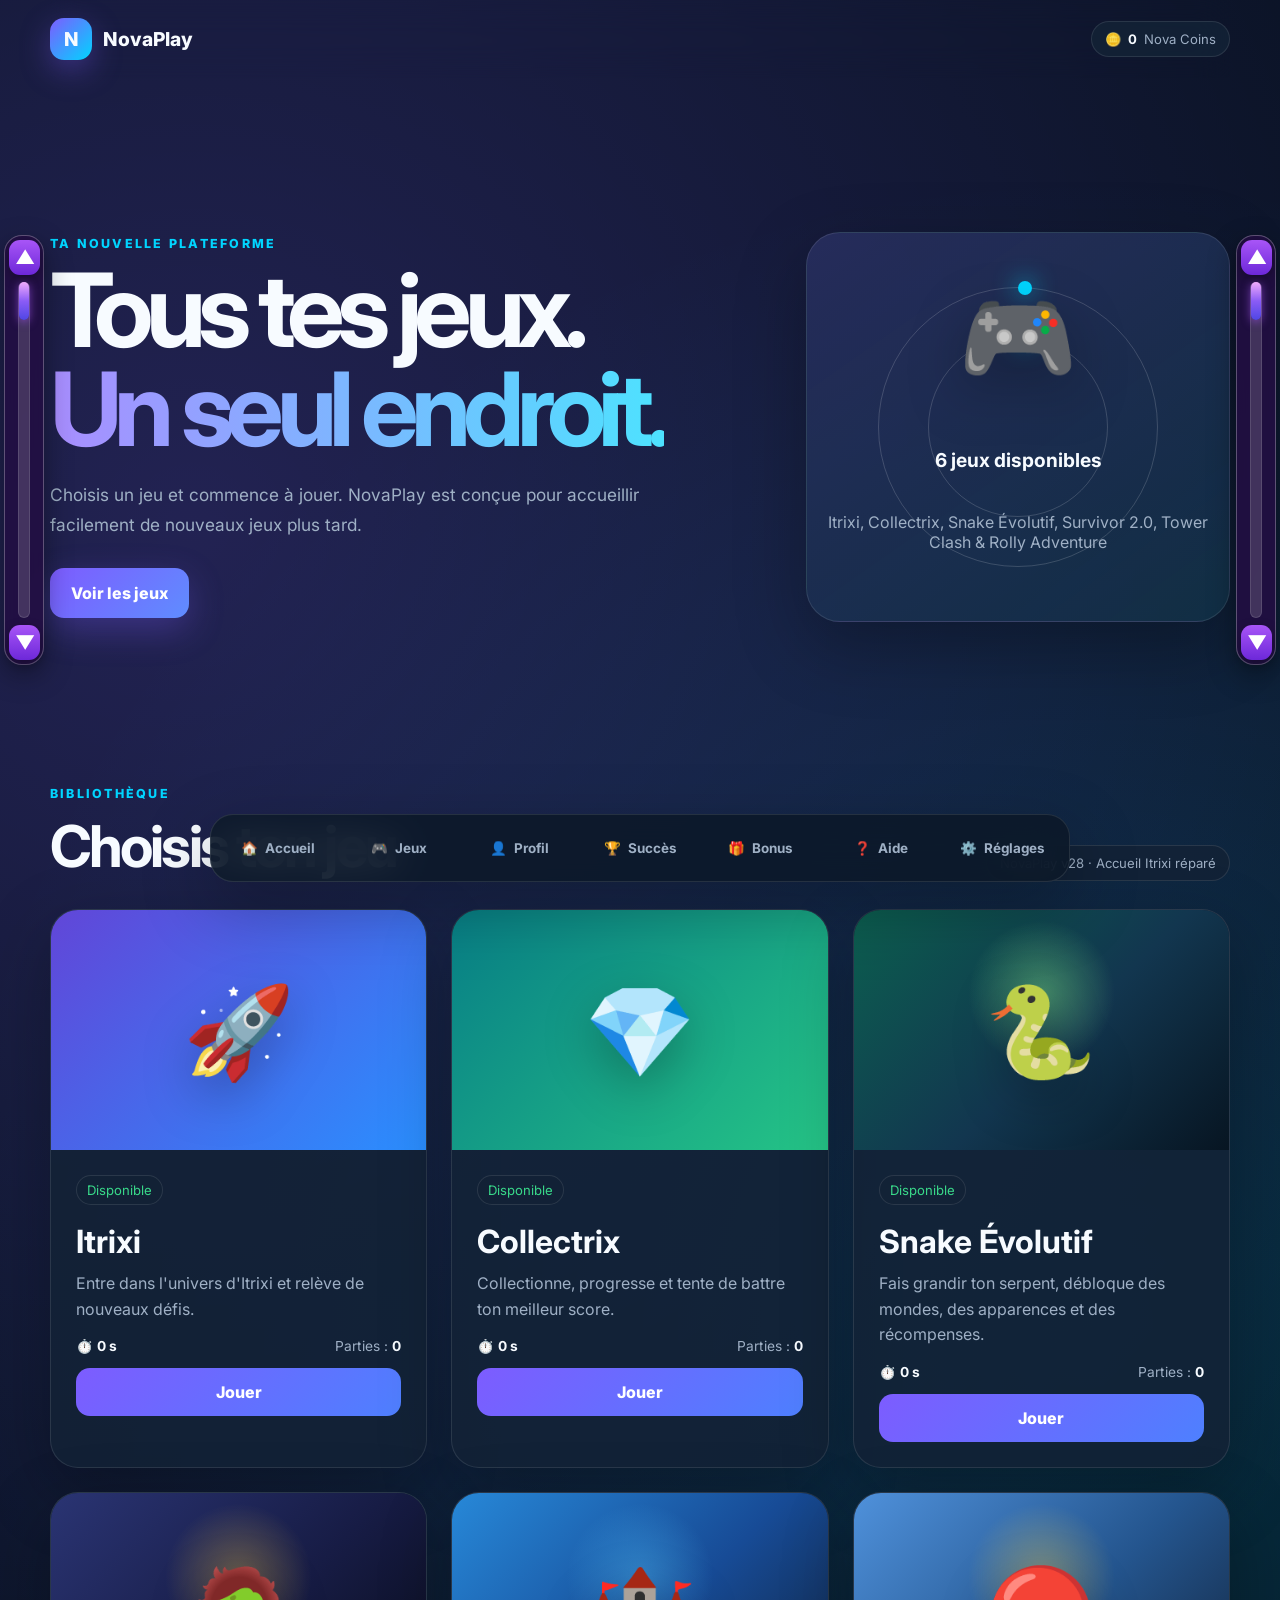
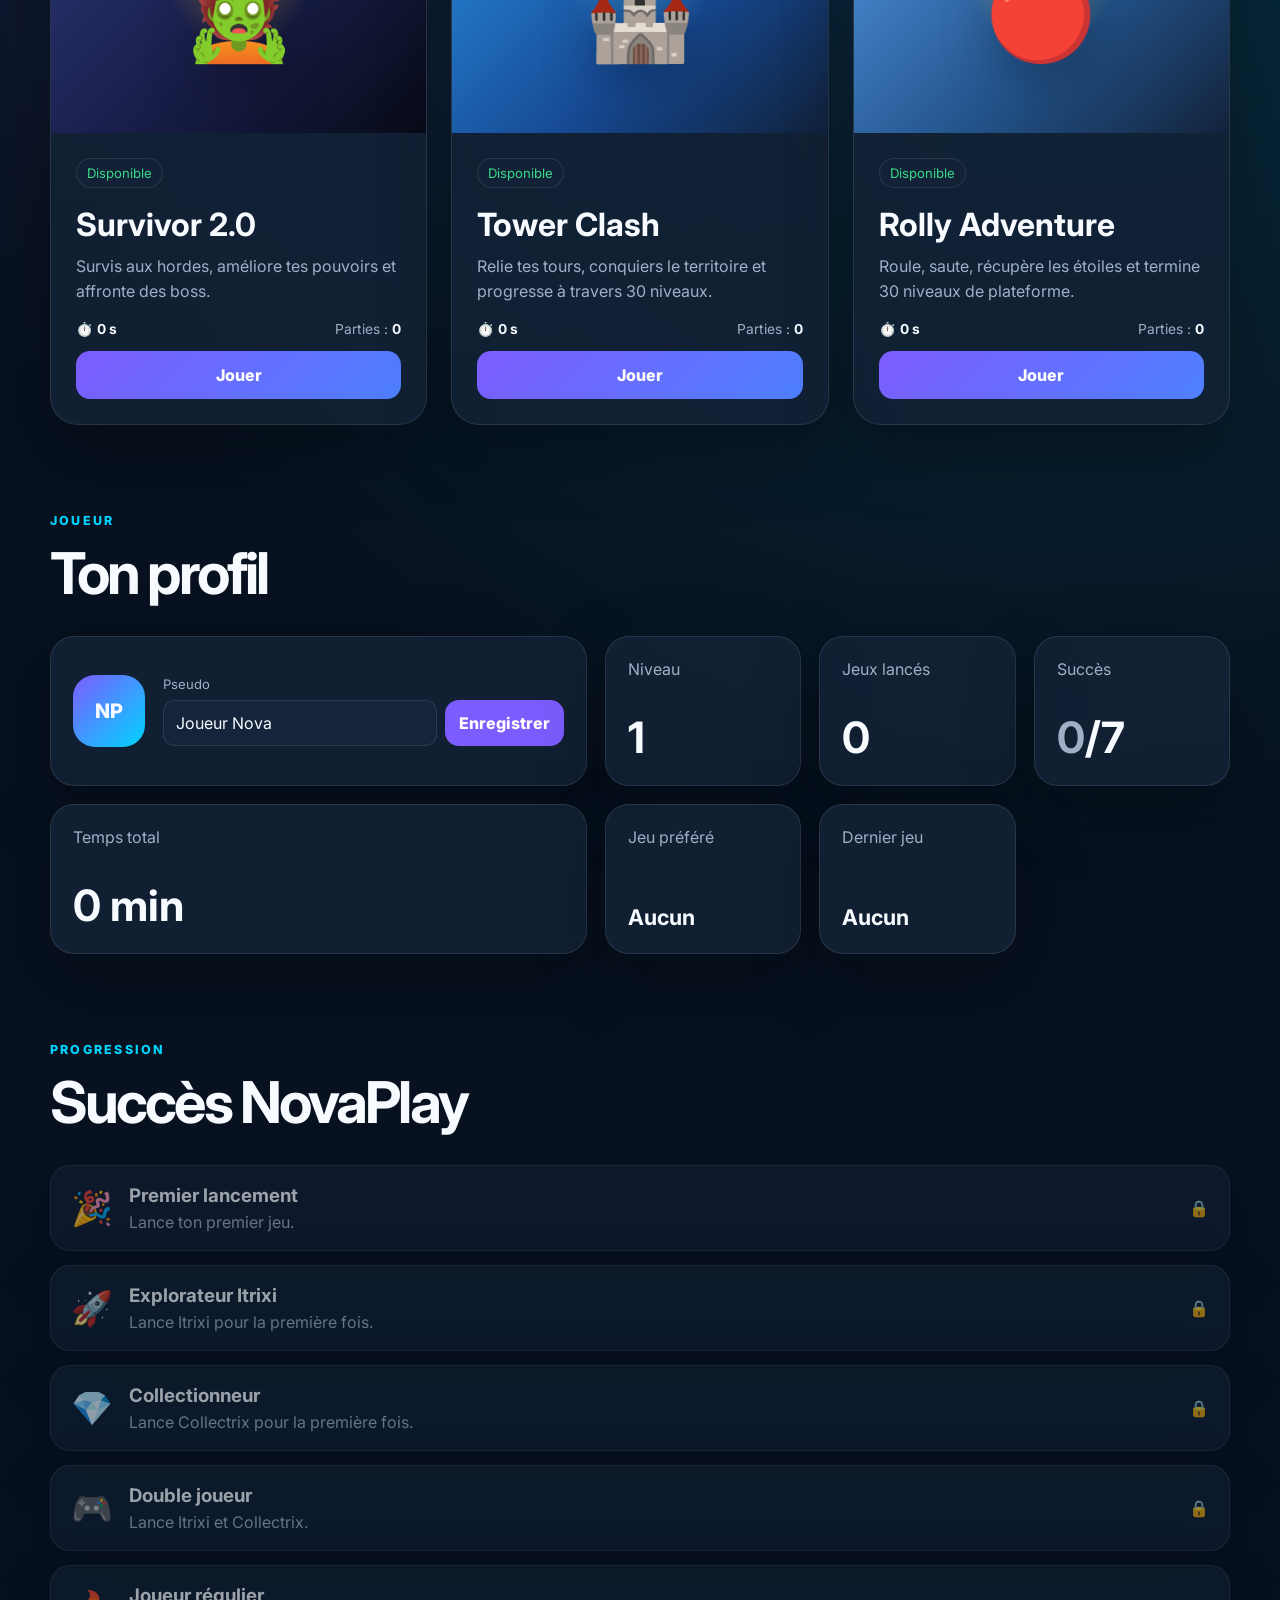
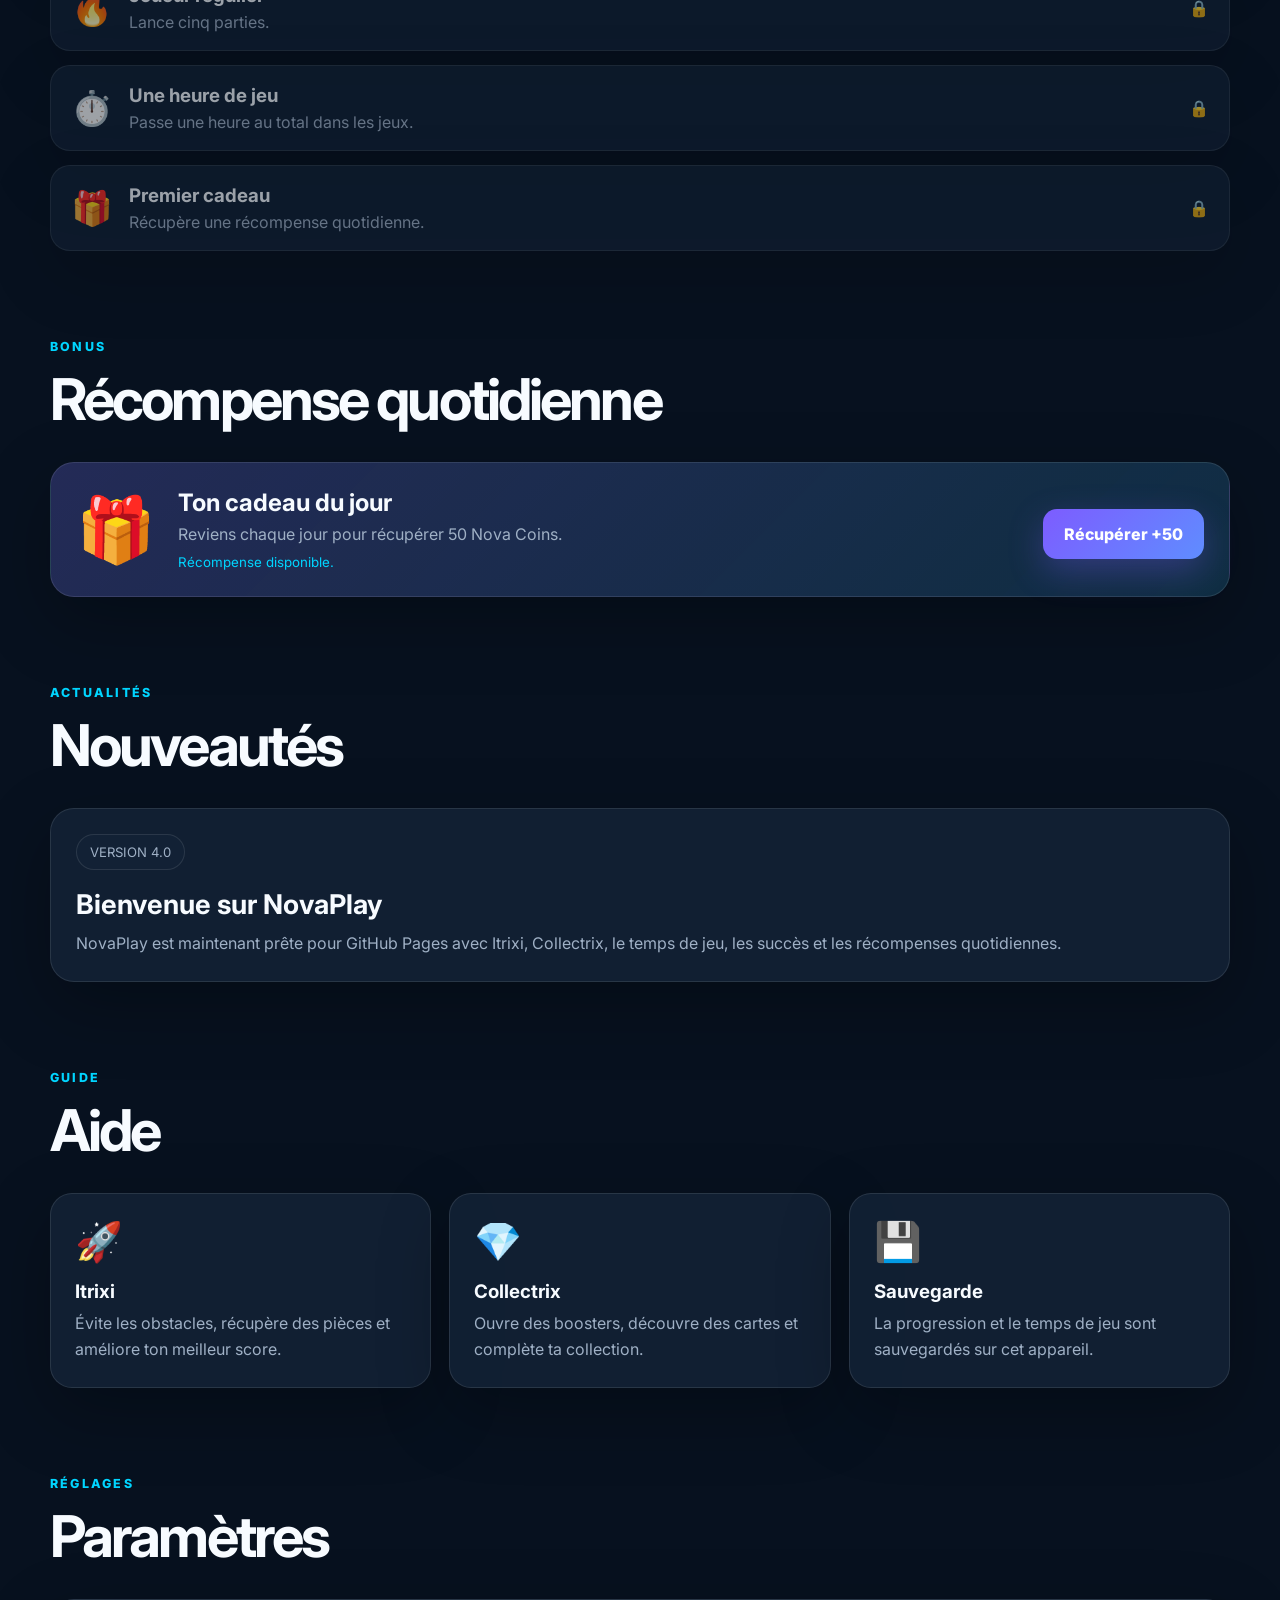
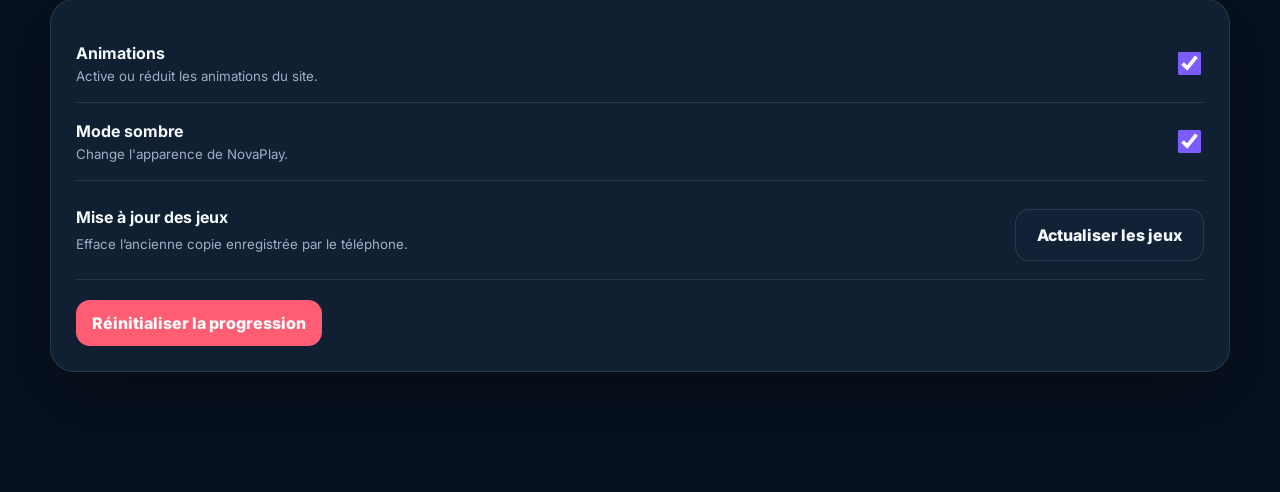
<file: index.html>
<!DOCTYPE html>
<html lang="fr">
<head>
  <meta charset="UTF-8" />
  <meta name="viewport" content="width=device-width, initial-scale=1.0" />
  <meta name="description" content="NovaPlay - Une plateforme de jeux simple et moderne." />
  <title>NovaPlay</title>
  <link rel="preconnect" href="https://fonts.googleapis.com">
  <link rel="preconnect" href="https://fonts.gstatic.com" crossorigin>
  <link href="https://fonts.googleapis.com/css2?family=Inter:wght@400;600;700;800&display=swap" rel="stylesheet">
  <link rel="stylesheet" href="style.css" />
</head>
<body>
  <div class="app-shell">
    <header class="topbar">
      <a class="brand" href="#accueil" aria-label="Accueil NovaPlay">
        <span class="brand-icon">N</span>
        <span>NovaPlay</span>
      </a>

      <div class="coin-box" title="Tes Nova Coins">
        <span>🪙</span>
        <strong id="coinCount">0</strong>
        <span>Nova Coins</span>
      </div>
    </header>

    <main>
      <section id="accueil" class="hero section">
        <div class="hero-copy">
          <p class="eyebrow">TA NOUVELLE PLATEFORME</p>
          <h1>Tous tes jeux.<br><span>Un seul endroit.</span></h1>
          <p class="hero-text">
            Choisis un jeu et commence à jouer. NovaPlay est conçue pour accueillir
            facilement de nouveaux jeux plus tard.
          </p>
          <div class="hero-actions">
            <a class="primary-button" href="#jeux">Voir les jeux</a>
            <button id="continueButton" class="secondary-button" hidden>Continuer à jouer</button>
          </div>
        </div>

        <div class="hero-card">
          <div class="orbit orbit-one"></div>
          <div class="orbit orbit-two"></div>
          <div class="controller">🎮</div>
          <strong>6 jeux disponibles</strong>
          <span>Itrixi, Collectrix, Snake Évolutif, Survivor 2.0, Tower Clash & Rolly Adventure</span>
        </div>
      </section>

      <section id="jeux" class="section">
        <div class="section-heading">
          <div>
            <p class="eyebrow">BIBLIOTHÈQUE</p>
            <h2>Choisis ton jeu</h2>
          </div>
          <span class="small-badge">NovaPlay v28 · Accueil Itrixi réparé</span>
        </div>

        <div class="games-grid">
          <article class="game-card game-one">
            <div class="game-art">
              <span class="game-symbol">🚀</span>
            </div>
            <div class="game-info">
              <span class="status">Disponible</span>
              <h3>Itrixi</h3>
              <p>Entre dans l'univers d'Itrixi et relève de nouveaux défis.</p>
              <div class="game-meta">
                <span>⏱️ <strong id="itrixiTime">0 min</strong></span>
                <span>Parties : <strong id="itrixiLaunches">0</strong></span>
              </div>
              <button class="play-button" data-game="Itrixi" data-key="itrixi" data-url="Jeux/Itrixi/index.html?v=28">
                Jouer
              </button>
            </div>
          </article>

          <article class="game-card game-two">
            <div class="game-art">
              <span class="game-symbol">💎</span>
            </div>
            <div class="game-info">
              <span class="status">Disponible</span>
              <h3>Collectrix</h3>
              <p>Collectionne, progresse et tente de battre ton meilleur score.</p>
              <div class="game-meta">
                <span>⏱️ <strong id="collectrixTime">0 min</strong></span>
                <span>Parties : <strong id="collectrixLaunches">0</strong></span>
              </div>
              <button class="play-button" data-game="Collectrix" data-key="collectrix" data-url="Jeux/Collectrix/index.html?v=10.1">
                Jouer
              </button>
            </div>
          </article>

          <article class="game-card game-three">
            <div class="game-art">
              <span class="game-symbol">🐍</span>
            </div>
            <div class="game-info">
              <span class="status">Disponible</span>
              <h3>Snake Évolutif</h3>
              <p>Fais grandir ton serpent, débloque des mondes, des apparences et des récompenses.</p>
              <div class="game-meta">
                <span>⏱️ <strong id="snakeTime">0 min</strong></span>
                <span>Parties : <strong id="snakeLaunches">0</strong></span>
              </div>
              <button class="play-button"
                      data-game="Snake Évolutif"
                      data-key="snake"
                      data-url="Jeux/Snake-Evolutif/index.html?v=22">
                Jouer
              </button>
            </div>
          </article>

          <article class="game-card game-four">
            <div class="game-art"><span class="game-symbol">🧟</span></div>
            <div class="game-info">
              <span class="status">Disponible</span>
              <h3>Survivor 2.0</h3>
              <p>Survis aux hordes, améliore tes pouvoirs et affronte des boss.</p>
              <div class="game-meta">
                <span>⏱️ <strong id="survivorTime">0 min</strong></span>
                <span>Parties : <strong id="survivorLaunches">0</strong></span>
              </div>
              <button class="play-button" data-game="Survivor 2.0" data-key="survivor" data-url="Jeux/Survivor-2/index.html?v=23">Jouer</button>
            </div>
          </article>

          <article class="game-card game-five">
            <div class="game-art"><span class="game-symbol">🏰</span></div>
            <div class="game-info">
              <span class="status">Disponible</span>
              <h3>Tower Clash</h3>
              <p>Relie tes tours, conquiers le territoire et progresse à travers 30 niveaux.</p>
              <div class="game-meta">
                <span>⏱️ <strong id="towerTime">0 min</strong></span>
                <span>Parties : <strong id="towerLaunches">0</strong></span>
              </div>
              <button class="play-button" data-game="Tower Clash" data-key="tower" data-url="Jeux/Tower-Clash/index.html?v=24">Jouer</button>
            </div>
          </article>

          <article class="game-card game-six">
            <div class="game-art">
              <span class="game-symbol">🔴</span>
            </div>
            <div class="game-info">
              <span class="status">Disponible</span>
              <h3>Rolly Adventure</h3>
              <p>Roule, saute, récupère les étoiles et termine 30 niveaux de plateforme.</p>
              <div class="game-meta">
                <span>⏱️ <strong id="rollyTime">0 min</strong></span>
                <span>Parties : <strong id="rollyLaunches">0</strong></span>
              </div>
              <button class="play-button"
                      data-game="Rolly Adventure"
                      data-key="rolly"
                      data-url="Jeux/Rolly-Adventure/index.html?v=25">
                Jouer
              </button>
            </div>
          </article>
        </div>
      </section>

      <section id="profil" class="section panel-section">
        <div class="section-heading">
          <div>
            <p class="eyebrow">JOUEUR</p>
            <h2>Ton profil</h2>
          </div>
        </div>

        <div class="profile-grid">
          <div class="profile-card">
            <div class="avatar">NP</div>
            <div>
              <label for="username">Pseudo</label>
              <div class="username-row">
                <input id="username" maxlength="18" value="Joueur Nova" />
                <button id="saveUsername">Enregistrer</button>
              </div>
            </div>
          </div>

          <div class="stat-card">
            <span>Niveau</span>
            <strong id="levelValue">1</strong>
          </div>

          <div class="stat-card">
            <span>Jeux lancés</span>
            <strong id="gamesLaunched">0</strong>
          </div>

          <div class="stat-card">
            <span>Succès</span>
            <strong><span id="achievementCount">0</span>/7</strong>
          </div>

          <div class="stat-card">
            <span>Temps total</span>
            <strong id="totalPlayTime">0 min</strong>
          </div>

          <div class="stat-card">
            <span>Jeu préféré</span>
            <strong class="small-stat" id="favoriteGame">Aucun</strong>
          </div>

          <div class="stat-card">
            <span>Dernier jeu</span>
            <strong class="small-stat" id="lastGame">Aucun</strong>
          </div>
        </div>
      </section>

      <section id="succes" class="section">
        <div class="section-heading">
          <div>
            <p class="eyebrow">PROGRESSION</p>
            <h2>Succès NovaPlay</h2>
          </div>
        </div>

        <div class="achievements-grid">
          <article class="achievement" data-achievement="first-launch">
            <span class="achievement-icon">🎉</span>
            <div>
              <h3>Premier lancement</h3>
              <p>Lance ton premier jeu.</p>
            </div>
            <span class="lock">🔒</span>
          </article>

          <article class="achievement" data-achievement="itrixi-launch">
            <span class="achievement-icon">🚀</span>
            <div>
              <h3>Explorateur Itrixi</h3>
              <p>Lance Itrixi pour la première fois.</p>
            </div>
            <span class="lock">🔒</span>
          </article>

          <article class="achievement" data-achievement="collectrix-launch">
            <span class="achievement-icon">💎</span>
            <div>
              <h3>Collectionneur</h3>
              <p>Lance Collectrix pour la première fois.</p>
            </div>
            <span class="lock">🔒</span>
          </article>

          <article class="achievement" data-achievement="both-games">
            <span class="achievement-icon">🎮</span>
            <div>
              <h3>Double joueur</h3>
              <p>Lance Itrixi et Collectrix.</p>
            </div>
            <span class="lock">🔒</span>
          </article>

          <article class="achievement" data-achievement="five-launches">
            <span class="achievement-icon">🔥</span>
            <div>
              <h3>Joueur régulier</h3>
              <p>Lance cinq parties.</p>
            </div>
            <span class="lock">🔒</span>
          </article>

          <article class="achievement" data-achievement="one-hour">
            <span class="achievement-icon">⏱️</span>
            <div>
              <h3>Une heure de jeu</h3>
              <p>Passe une heure au total dans les jeux.</p>
            </div>
            <span class="lock">🔒</span>
          </article>

          <article class="achievement" data-achievement="daily-reward">
            <span class="achievement-icon">🎁</span>
            <div>
              <h3>Premier cadeau</h3>
              <p>Récupère une récompense quotidienne.</p>
            </div>
            <span class="lock">🔒</span>
          </article>
        </div>
      </section>


      <section id="recompense" class="section">
        <div class="section-heading">
          <div>
            <p class="eyebrow">BONUS</p>
            <h2>Récompense quotidienne</h2>
          </div>
        </div>

        <article class="daily-card">
          <div class="daily-gift">🎁</div>
          <div>
            <h3>Ton cadeau du jour</h3>
            <p>Reviens chaque jour pour récupérer 50 Nova Coins.</p>
            <small id="dailyStatus">Récompense disponible.</small>
          </div>
          <button id="dailyRewardButton" class="primary-button">Récupérer +50</button>
        </article>
      </section>

      <section id="nouveautes" class="section">
        <div class="section-heading">
          <div>
            <p class="eyebrow">ACTUALITÉS</p>
            <h2>Nouveautés</h2>
          </div>
        </div>

        <article class="news-card">
          <span class="news-date">VERSION 4.0</span>
          <h3>Bienvenue sur NovaPlay</h3>
          <p>
            NovaPlay est maintenant prête pour GitHub Pages avec Itrixi, Collectrix, le temps de jeu, les succès et les récompenses quotidiennes.
          </p>
        </article>
      </section>


      <section id="aide" class="section">
        <div class="section-heading">
          <div>
            <p class="eyebrow">GUIDE</p>
            <h2>Aide</h2>
          </div>
        </div>

        <div class="help-grid">
          <article class="help-card">
            <span>🚀</span>
            <h3>Itrixi</h3>
            <p>Évite les obstacles, récupère des pièces et améliore ton meilleur score.</p>
          </article>
          <article class="help-card">
            <span>💎</span>
            <h3>Collectrix</h3>
            <p>Ouvre des boosters, découvre des cartes et complète ta collection.</p>
          </article>
          <article class="help-card">
            <span>💾</span>
            <h3>Sauvegarde</h3>
            <p>La progression et le temps de jeu sont sauvegardés sur cet appareil.</p>
          </article>
        </div>
      </section>

      <section id="parametres" class="section">
        <div class="section-heading">
          <div>
            <p class="eyebrow">RÉGLAGES</p>
            <h2>Paramètres</h2>
          </div>
        </div>

        <div class="settings-card">
          <label class="setting-line">
            <span>
              <strong>Animations</strong>
              <small>Active ou réduit les animations du site.</small>
            </span>
            <input id="animationsToggle" type="checkbox" checked />
          </label>

          <label class="setting-line">
            <span>
              <strong>Mode sombre</strong>
              <small>Change l'apparence de NovaPlay.</small>
            </span>
            <input id="darkModeToggle" type="checkbox" checked />
          </label>

          <div class="setting-line update-line">
            <span>
              <strong>Mise à jour des jeux</strong>
              <small>Efface l’ancienne copie enregistrée par le téléphone.</small>
            </span>
            <button id="forceUpdateButton" class="secondary-button" type="button">Actualiser les jeux</button>
          </div>

          <button id="resetProgress" class="danger-button">Réinitialiser la progression</button>
        </div>
      </section>
    </main>

    <nav class="bottom-nav" aria-label="Navigation principale">
      <a href="#accueil">🏠<span>Accueil</span></a>
      <a href="#jeux">🎮<span>Jeux</span></a>
      <a href="#profil">👤<span>Profil</span></a>
      <a href="#succes">🏆<span>Succès</span></a>
      <a href="#recompense">🎁<span>Bonus</span></a>
      <a href="#aide">❓<span>Aide</span></a>
      <a href="#parametres">⚙️<span>Réglages</span></a>
    </nav>
  </div>

  <div id="toast" role="status" aria-live="polite"></div>
  <script src="script.js"></script>

  <div class="np-home-elevator np-home-left" aria-label="Ascenseur gauche de l'accueil">
    <button class="np-home-arrow np-home-up" type="button" aria-label="Monter">▲</button>
    <div class="np-home-track">
      <div class="np-home-thumb"></div>
    </div>
    <button class="np-home-arrow np-home-down" type="button" aria-label="Descendre">▼</button>
  </div>

  <div class="np-home-elevator np-home-right" aria-label="Ascenseur droit de l'accueil">
    <button class="np-home-arrow np-home-up" type="button" aria-label="Monter">▲</button>
    <div class="np-home-track">
      <div class="np-home-thumb"></div>
    </div>
    <button class="np-home-arrow np-home-down" type="button" aria-label="Descendre">▼</button>
  </div>

</body>
</html>
</file>
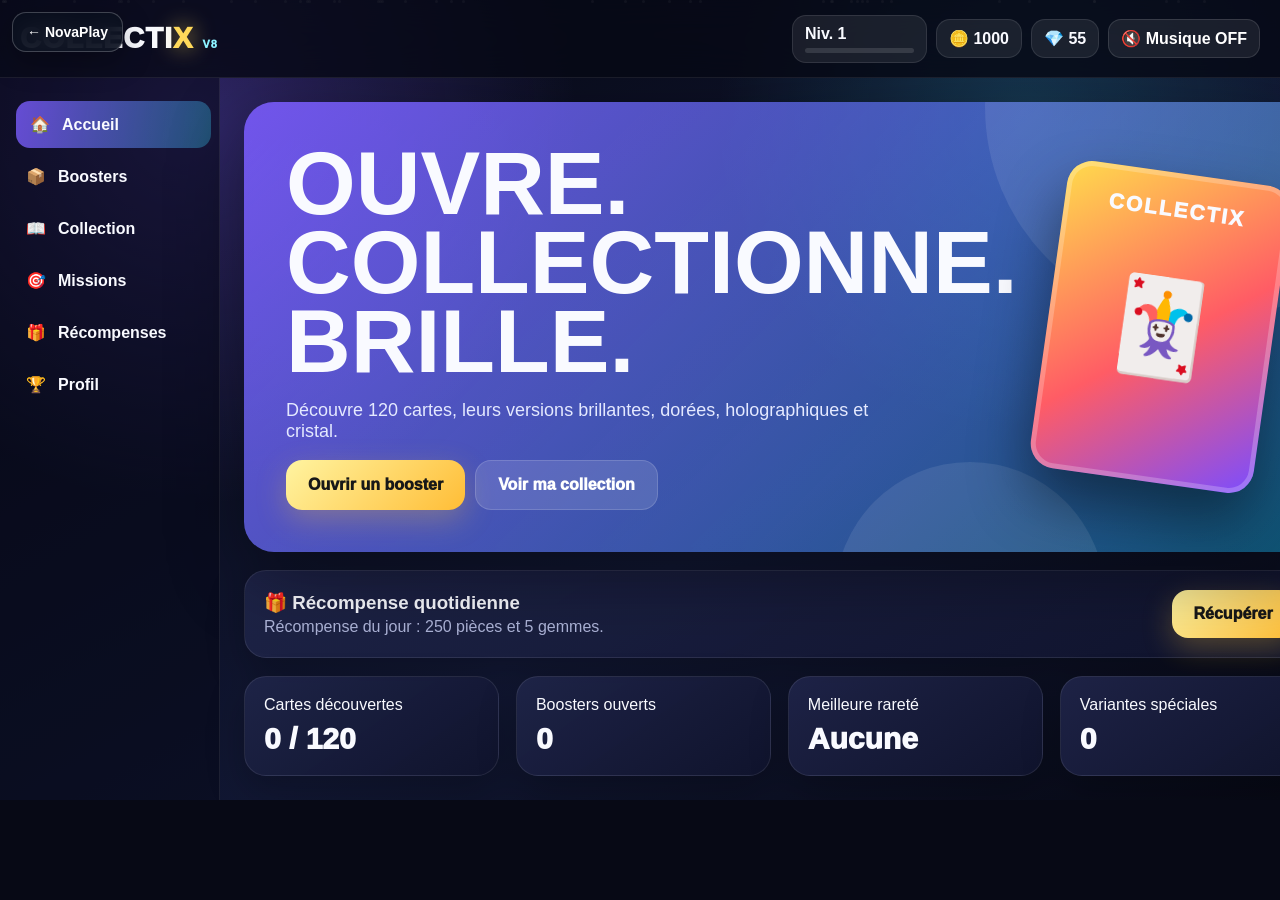
<file: games/collectrix/index.html>
<!DOCTYPE html>
<html lang="fr">
<head>
<meta charset="UTF-8">
<meta name="viewport" content="width=device-width, initial-scale=1.0">
<title>Collectix V8</title>
<style>
:root{
  --bg:#070915;--panel:#171b38;--panel2:#222853;--text:#f9faff;--muted:#adb4d8;
  --gold:#ffd95a;--accent:#7c5cff;--cyan:#37ddff;
}
*{box-sizing:border-box}
html,body{margin:0;min-height:100%;font-family:Inter,Arial,sans-serif;color:var(--text);background:#070915}
body{
  background:
    radial-gradient(circle at 15% 15%,rgba(124,92,255,.34),transparent 30%),
    radial-gradient(circle at 80% 15%,rgba(55,221,255,.18),transparent 25%),
    linear-gradient(150deg,#060712,#111733 62%,#070915);
  overflow-x:hidden
}
button,input,select{font:inherit}
button{touch-action:manipulation}
#stars{position:fixed;inset:0;pointer-events:none;z-index:0;overflow:hidden}
.star{position:absolute;width:3px;height:3px;background:white;border-radius:50%;opacity:.45;animation:floatStar linear infinite}
@keyframes floatStar{from{transform:translateY(110vh)}to{transform:translateY(-20vh)}}
#app{position:relative;z-index:1;min-height:100vh}
.topbar{
  position:sticky;top:0;z-index:80;height:78px;padding:0 20px;display:flex;align-items:center;justify-content:space-between;
  background:rgba(7,9,21,.82);backdrop-filter:blur(18px);border-bottom:1px solid rgba(255,255,255,.08)
}
.logo{font-size:29px;font-weight:1000;letter-spacing:1px}.logo span{color:var(--gold);text-shadow:0 0 22px rgba(255,217,90,.75)}
.wallet{display:flex;align-items:center;gap:9px;flex-wrap:wrap}
.currency,.level-pill{padding:9px 12px;border-radius:14px;background:rgba(255,255,255,.08);border:1px solid rgba(255,255,255,.1);font-weight:900}
.level-pill{min-width:135px}
.level-mini{height:5px;background:rgba(255,255,255,.12);border-radius:20px;margin-top:5px;overflow:hidden}
.level-mini div{height:100%;background:linear-gradient(90deg,var(--accent),var(--cyan))}
.layout{display:grid;grid-template-columns:220px 1fr;min-height:calc(100vh - 78px)}
.sidebar{padding:18px 12px;border-right:1px solid rgba(255,255,255,.08);background:rgba(7,9,25,.58)}
.nav-btn{
  width:100%;border:0;color:var(--text);cursor:pointer;display:flex;align-items:center;gap:12px;
  padding:14px;margin:5px 0;border-radius:14px;background:transparent;font-weight:900;text-align:left;transition:.2s
}
.nav-btn:hover,.nav-btn.active{background:linear-gradient(100deg,rgba(124,92,255,.8),rgba(55,221,255,.30));transform:translateX(4px)}
main{padding:24px;max-width:1450px;width:100%;margin:auto}
.screen{display:none;animation:fade .25s ease}.screen.active{display:block}
@keyframes fade{from{opacity:0;transform:translateY(8px)}to{opacity:1;transform:none}}
.hero{
  min-height:440px;border-radius:30px;padding:42px;display:flex;align-items:center;justify-content:space-between;gap:30px;
  background:linear-gradient(135deg,rgba(124,92,255,.88),rgba(16,177,222,.42));
  box-shadow:0 24px 75px rgba(0,0,0,.38);overflow:hidden;position:relative
}
.hero:before,.hero:after{content:"";position:absolute;border-radius:50%;background:rgba(255,255,255,.09)}
.hero:before{width:430px;height:430px;right:-100px;top:-210px}.hero:after{width:270px;height:270px;right:210px;bottom:-180px}
.hero-copy{position:relative;z-index:2}.hero h1{font-size:clamp(43px,7vw,92px);line-height:.88;margin:0 0 20px}
.hero p{max-width:590px;color:#e4e9ff;font-size:18px}
.primary,.secondary{
  border:0;border-radius:16px;padding:15px 22px;cursor:pointer;font-weight:1000;transition:.2s
}
.primary{color:#181818;background:linear-gradient(135deg,#fff4a1,#ffbd36);box-shadow:0 10px 30px rgba(255,197,58,.28)}
.secondary{color:white;background:rgba(255,255,255,.13);border:1px solid rgba(255,255,255,.15)}
.primary:hover,.secondary:hover{transform:translateY(-2px) scale(1.02)}
.hero-pack{
  position:relative;z-index:2;width:225px;height:310px;border-radius:25px;background:linear-gradient(145deg,#ffdc4c,#ff5c65 54%,#7b4dff);
  box-shadow:0 30px 60px rgba(0,0,0,.45),inset 0 0 0 5px rgba(255,255,255,.22);
  transform:rotate(8deg);display:grid;place-items:center;font-size:92px;animation:heroFloat 3s ease-in-out infinite
}
.hero-pack:before{content:"COLLECTIX";position:absolute;top:25px;font-weight:1000;font-size:21px;letter-spacing:2px}
@keyframes heroFloat{0%,100%{transform:rotate(8deg) translateY(0)}50%{transform:rotate(5deg) translateY(-15px)}}
.section-title{font-size:33px;margin:0 0 18px}.grid{display:grid;grid-template-columns:repeat(auto-fit,minmax(220px,1fr));gap:17px}
.panel{
  background:linear-gradient(145deg,rgba(31,36,72,.95),rgba(16,20,45,.97));border:1px solid rgba(255,255,255,.09);
  border-radius:22px;padding:19px;box-shadow:0 16px 38px rgba(0,0,0,.24)
}
.stat{font-size:30px;font-weight:1000;margin-top:8px}.muted{color:var(--muted)}
.pack-card{text-align:center}.pack-art{
  height:190px;border-radius:20px;margin-bottom:15px;display:grid;place-items:center;font-size:74px;
  background:linear-gradient(145deg,var(--c1),var(--c2));box-shadow:inset 0 0 0 4px rgba(255,255,255,.18),0 15px 30px rgba(0,0,0,.25)
}
.pack-card h3{margin:4px 0;font-size:23px}.pack-card p{color:var(--muted);min-height:42px}
.buy-btn{
  width:100%;border:0;padding:13px;border-radius:13px;cursor:pointer;background:#fff;color:#151525;font-weight:1000;transition:.2s
}
.buy-btn:hover:not(:disabled){transform:translateY(-2px)}.buy-btn:disabled{opacity:.45;cursor:not-allowed}
.collection-toolbar{display:flex;gap:10px;flex-wrap:wrap;margin-bottom:17px}
.filter{
  border:1px solid rgba(255,255,255,.12);background:#171b38;color:white;padding:11px 13px;border-radius:12px;min-width:155px
}
.search{flex:1;min-width:180px}.cards-grid{display:grid;grid-template-columns:repeat(auto-fill,minmax(160px,1fr));gap:16px}
.game-card{
  aspect-ratio:2/3;border-radius:18px;padding:9px;position:relative;background:linear-gradient(145deg,var(--r1),var(--r2));
  box-shadow:0 12px 28px rgba(0,0,0,.34),inset 0 0 0 3px rgba(255,255,255,.25);transition:.22s;overflow:hidden
}
.game-card:hover{transform:translateY(-6px) rotate(1deg)}.game-card.locked{filter:grayscale(1) brightness(.33)}
.game-card.holo:after{
  content:"";position:absolute;inset:-60%;background:linear-gradient(115deg,transparent 42%,rgba(255,255,255,.65) 48%,transparent 54%);
  animation:holo 2.4s linear infinite
}
.game-card.gold{box-shadow:0 0 24px rgba(255,221,72,.55),inset 0 0 0 4px #ffe36b}
.game-card.crystal{box-shadow:0 0 28px rgba(80,235,255,.75),inset 0 0 0 4px #7ef5ff}
@keyframes holo{to{transform:translateX(80%)}}
.card-number{font-size:11px;font-weight:900;opacity:.85}.card-image{
  height:53%;margin:8px 0;border-radius:12px;background:rgba(0,0,0,.20);display:grid;place-items:center;font-size:55px
}
.card-name{font-weight:1000;font-size:15px}.card-rarity,.card-variant{font-size:10px;font-weight:900;text-transform:uppercase;margin-top:4px}
.card-count,.fav-btn{
  position:absolute;top:8px;background:#080917;border-radius:999px;display:grid;place-items:center;font-weight:1000
}
.card-count{right:8px;min-width:27px;height:27px;font-size:12px}.fav-btn{left:8px;width:27px;height:27px;border:0;color:white;cursor:pointer}
.progress{height:13px;background:rgba(255,255,255,.09);border-radius:999px;overflow:hidden}.progress>div{height:100%;background:linear-gradient(90deg,#7c5cff,#33d9ff);width:0}
.daily-box{display:flex;align-items:center;justify-content:space-between;gap:15px;flex-wrap:wrap}
#openingOverlay{
  position:fixed;inset:0;z-index:200;display:none;align-items:center;justify-content:center;
  background:radial-gradient(circle,rgba(58,42,133,.96),rgba(2,3,12,.99));padding:20px;overflow:auto
}
#openingOverlay.show{display:flex}.opening-stage{text-align:center;width:min(1050px,100%);position:relative}
.opening-pack{
  width:195px;height:275px;margin:auto;border-radius:24px;display:grid;place-items:center;font-size:78px;
  background:linear-gradient(145deg,var(--p1),var(--p2));box-shadow:0 0 70px rgba(255,255,255,.35),inset 0 0 0 5px rgba(255,255,255,.22);
  animation:packEnter .7s cubic-bezier(.2,.8,.2,1)
}
.opening-pack.shake{animation:shake .55s ease infinite}.opening-pack.burst{animation:burst .6s forwards}
@keyframes packEnter{from{transform:translateY(-110vh) rotate(-50deg) scale(.5)}70%{transform:translateY(20px) rotate(6deg) scale(1.05)}to{transform:none}}
@keyframes shake{0%,100%{transform:rotate(-3deg)}50%{transform:rotate(3deg) scale(1.06)}}
@keyframes burst{to{transform:scale(2.6);opacity:0;filter:brightness(4)}}
.reveal-row{display:flex;gap:14px;justify-content:center;flex-wrap:wrap;margin-top:28px}.flip-wrap{width:158px;aspect-ratio:2/3;perspective:1000px;cursor:pointer}
.flip-card{width:100%;height:100%;position:relative;transform-style:preserve-3d;transition:.72s cubic-bezier(.2,.7,.2,1)}.flip-card.flipped{transform:rotateY(180deg)}
.face{position:absolute;inset:0;backface-visibility:hidden;border-radius:18px}.back{
  background:repeating-linear-gradient(45deg,#282a6c,#282a6c 12px,#553bc2 12px,#553bc2 24px);
  border:4px solid #dad4ff;display:grid;place-items:center;font-size:52px
}
.front{transform:rotateY(180deg)}.skip{margin-top:24px;background:rgba(255,255,255,.12);color:white;border:1px solid rgba(255,255,255,.2);padding:12px 20px;border-radius:14px;cursor:pointer;font-weight:900}
.particle{position:fixed;z-index:250;width:10px;height:10px;border-radius:50%;pointer-events:none;animation:particleFly 1.3s ease-out forwards}
@keyframes particleFly{to{transform:translate(var(--x),var(--y)) scale(0);opacity:0}}
.toast{
  position:fixed;right:20px;bottom:20px;z-index:300;background:#fff;color:#161627;padding:13px 17px;border-radius:13px;font-weight:900;
  box-shadow:0 12px 35px rgba(0,0,0,.35);opacity:0;transform:translateY(20px);pointer-events:none;transition:.25s
}
.toast.show{opacity:1;transform:none}
.music-btn{
  border:1px solid rgba(255,255,255,.12);background:rgba(255,255,255,.08);color:white;
  border-radius:13px;padding:9px 12px;cursor:pointer;font-weight:900
}
.save-actions{display:flex;gap:10px;flex-wrap:wrap}
.save-actions button{width:auto;min-width:170px}
.import-area{
  width:100%;min-height:110px;margin-top:12px;border-radius:14px;padding:12px;
  border:1px solid rgba(255,255,255,.12);background:#0e1228;color:white;resize:vertical
}
@media(max-width:760px){
  .layout{display:block}.sidebar{
    position:fixed;bottom:0;left:0;right:0;z-index:100;height:70px;display:flex;padding:7px;border-right:0;border-top:1px solid rgba(255,255,255,.1);
    background:rgba(8,10,27,.96)
  }
  .nav-btn{justify-content:center;padding:9px;margin:0;font-size:0}.nav-btn span{font-size:24px}
  main{padding:16px 14px 90px}.hero{padding:26px;min-height:540px;flex-direction:column;text-align:center}.hero-pack{width:165px;height:225px;font-size:67px}
  .topbar{padding:0 10px;height:auto;min-height:72px}.logo{font-size:20px}.currency{padding:7px 8px;font-size:12px}.level-pill{display:none}
  .cards-grid{grid-template-columns:repeat(2,1fr)}.flip-wrap{width:128px}
}

.action-grid{display:grid;grid-template-columns:repeat(auto-fit,minmax(240px,1fr));gap:16px;margin-top:18px}
.action-card{text-align:center}.action-icon{font-size:54px;margin:8px}.small-btn{border:0;border-radius:12px;padding:10px 14px;font-weight:900;cursor:pointer}
.quest-tabs{display:flex;gap:10px;margin-bottom:16px;flex-wrap:wrap}.quest-tab{border:1px solid rgba(255,255,255,.13);background:rgba(255,255,255,.07);color:white;padding:10px 15px;border-radius:12px;cursor:pointer;font-weight:900}.quest-tab.active{background:linear-gradient(100deg,#7c5cff,#2bbad8)}
.sell-row{display:flex;align-items:center;justify-content:space-between;gap:12px;padding:11px 0;border-bottom:1px solid rgba(255,255,255,.08)}.sell-row:last-child{border-bottom:0}
.wheel{width:190px;height:190px;border-radius:50%;margin:12px auto;display:grid;place-items:center;font-size:54px;background:conic-gradient(#ffcf4a 0 16%,#7c5cff 16% 32%,#37ddff 32% 48%,#ff668a 48% 64%,#5ee6a8 64% 80%,#ff934a 80%);border:7px solid rgba(255,255,255,.75);box-shadow:0 0 35px rgba(124,92,255,.5);transition:transform 2.4s cubic-bezier(.15,.8,.2,1)}.wheel.spinning{transform:rotate(1440deg)}
.opening-pack{cursor:pointer;user-select:none;touch-action:manipulation;pointer-events:auto;-webkit-tap-highlight-color:transparent}.tap-hint{color:#dfe4ff;font-weight:900;margin-top:13px;animation:pulseHint 1s ease-in-out infinite}@keyframes pulseHint{50%{opacity:.45}}
@keyframes particleFall{to{transform:translateY(-90px) rotate(180deg);opacity:0}}

/* ===== NovaPlay v7 : compatibilité mobile complète ===== */
html, body {
  width: 100%;
  min-height: 100%;
  overflow-x: hidden;
  overflow-y: auto;
  -webkit-overflow-scrolling: touch;
  touch-action: pan-y;
  overscroll-behavior-y: contain;
  scrollbar-width: auto;
  scrollbar-color: #7c5cff rgba(255,255,255,.10);
}
html::-webkit-scrollbar,
body::-webkit-scrollbar,
main::-webkit-scrollbar,
.screen::-webkit-scrollbar,
#openingOverlay::-webkit-scrollbar {
  width: 10px;
}
html::-webkit-scrollbar-track,
body::-webkit-scrollbar-track,
main::-webkit-scrollbar-track,
.screen::-webkit-scrollbar-track,
#openingOverlay::-webkit-scrollbar-track {
  background: rgba(255,255,255,.08);
}
html::-webkit-scrollbar-thumb,
body::-webkit-scrollbar-thumb,
main::-webkit-scrollbar-thumb,
.screen::-webkit-scrollbar-thumb,
#openingOverlay::-webkit-scrollbar-thumb {
  background: linear-gradient(#37ddff,#7c5cff);
  border: 2px solid rgba(7,9,21,.8);
  border-radius: 999px;
}
#app, .layout, main, .screen {
  min-height: 100%;
}
main, .screen, .panel, .hero, #openingOverlay {
  overscroll-behavior-y: contain;
}
@media (max-width: 760px) {
  html, body {
    height: auto !important;
    min-height: 100dvh !important;
    overflow-y: auto !important;
  }
  #app, .layout {
    height: auto !important;
    min-height: 100dvh !important;
    overflow: visible !important;
  }
  main {
    height: auto !important;
    min-height: calc(100dvh - 72px);
    overflow-y: visible !important;
    padding-bottom: 105px !important;
  }
  .screen.active {
    display: block;
    min-height: auto;
    overflow-y: visible !important;
    touch-action: pan-y;
  }
  .hero, .panel, .cards-grid, .action-grid,
  .collection-toolbar, .daily-box, .opening-stage {
    max-width: 100%;
  }
  #openingOverlay {
    overflow-y: auto !important;
    -webkit-overflow-scrolling: touch;
    touch-action: pan-y;
    align-items: flex-start;
    padding-top: 28px;
    padding-bottom: 100px;
  }
  button, input, select, textarea, .game-card, .pack-card, .nav-btn {
    touch-action: manipulation;
  }
}

</style>
</head>
<body>
<div id="stars"></div>
<div id="app">
<header class="topbar">
  <div class="logo">COLLECTI<span>X</span> <small style="font-size:11px;color:#8bf1ff">V8</small></div>
  <div class="wallet">
    <div class="level-pill">Niv. <span id="level">1</span><div class="level-mini"><div id="xpMini"></div></div></div>
    <div class="currency">🪙 <span id="coins">0</span></div>
    <div class="currency">💎 <span id="gems">0</span></div><button id="musicBtn" class="music-btn">🎵 Musique</button>
  </div>
</header>
<div class="layout">
<nav class="sidebar">
  <button class="nav-btn active" data-screen="home"><span>🏠</span> Accueil</button>
  <button class="nav-btn" data-screen="shop"><span>📦</span> Boosters</button>
  <button class="nav-btn" data-screen="collection"><span>📖</span> Collection</button>
  <button class="nav-btn" data-screen="missions"><span>🎯</span> Missions</button>
  <button class="nav-btn" data-screen="rewards"><span>🎁</span> Récompenses</button>
  <button class="nav-btn" data-screen="profile"><span>🏆</span> Profil</button>
</nav>
<main>
<section id="home" class="screen active">
  <div class="hero">
    <div class="hero-copy">
      <h1>OUVRE.<br>COLLECTIONNE.<br>BRILLE.</h1>
      <p>Découvre 120 cartes, leurs versions brillantes, dorées, holographiques et cristal.</p>
      <div style="display:flex;gap:10px;flex-wrap:wrap">
        <button class="primary" onclick="showScreen('shop')">Ouvrir un booster</button>
        <button class="secondary" onclick="showScreen('collection')">Voir ma collection</button>
      </div>
    </div>
    <div class="hero-pack">🃏</div>
  </div>
  <div class="panel daily-box" style="margin-top:18px">
    <div><h3 style="margin:0 0 4px">🎁 Récompense quotidienne</h3><div class="muted" id="dailyText">Reviens chaque jour.</div></div>
    <button id="dailyBtn" class="primary">Récupérer</button>
  </div>
  <div class="grid" style="margin-top:18px">
    <div class="panel"><div>Cartes découvertes</div><div class="stat" id="homeOwned">0 / 120</div></div>
    <div class="panel"><div>Boosters ouverts</div><div class="stat" id="homePacks">0</div></div>
    <div class="panel"><div>Meilleure rareté</div><div class="stat" id="homeBest">Aucune</div></div>
    <div class="panel"><div>Variantes spéciales</div><div class="stat" id="homeVariants">0</div></div>
  </div>
</section>

<section id="shop" class="screen"><h2 class="section-title">Boutique de boosters</h2><div class="grid" id="shopGrid"></div></section>

<section id="collection" class="screen">
  <h2 class="section-title">Ma collection</h2>
  <div class="panel" style="margin-bottom:17px">
    <div style="display:flex;justify-content:space-between;margin-bottom:9px"><b id="collectionCount">0 / 120 cartes</b><b id="collectionPercent">0%</b></div>
    <div class="progress"><div id="collectionBar"></div></div>
  </div>
  <div class="collection-toolbar">
    <input id="searchInput" class="filter search" placeholder="Rechercher une carte...">
    <select id="rarityFilter" class="filter"><option value="all">Toutes raretés</option><option>Commune</option><option>Rare</option><option>Épique</option><option>Légendaire</option><option>Mythique</option><option>Divine</option></select>
    <select id="viewFilter" class="filter"><option value="all">Toutes</option><option value="owned">Possédées</option><option value="missing">Manquantes</option><option value="favorites">Favorites</option></select>
    <select id="sortFilter" class="filter"><option value="id">Numéro</option><option value="rarity">Rareté</option><option value="name">Nom</option></select>
  </div>
  <div class="cards-grid" id="collectionGrid"></div>
</section>

<section id="missions" class="screen"><h2 class="section-title">Missions</h2><div class="quest-tabs"><button class="quest-tab active" data-kind="daily">Quotidiennes</button><button class="quest-tab" data-kind="weekly">Hebdomadaires</button></div><div class="grid" id="missionGrid"></div></section>
<section id="rewards" class="screen"><h2 class="section-title">Récompenses</h2><div class="action-grid">
<div class="panel action-card"><div class="action-icon">🎡</div><h3>Roue quotidienne</h3><div id="wheel" class="wheel">★</div><p class="muted" id="wheelText">Une tentative par jour.</p><button id="spinBtn" class="primary">Tourner la roue</button></div>
<div class="panel action-card"><div class="action-icon">🧰</div><h3>Coffre gratuit</h3><p class="muted">Disponible toutes les 4 heures.</p><div class="stat" id="chestTimer">Disponible</div><button id="chestBtn" class="primary">Ouvrir le coffre</button></div>
<div class="panel"><h3>💰 Vendre les doublons</h3><p class="muted">Garde toujours un exemplaire de chaque carte.</p><div id="sellList"></div><button id="sellAllBtn" class="primary" style="margin-top:14px">Tout vendre</button></div>
</div></section>

<section id="profile" class="screen">
  <h2 class="section-title">Profil de collectionneur</h2>
  <div class="grid">
    <div class="panel"><div>Niveau</div><div class="stat" id="profileLevel">1</div><div class="progress"><div id="profileXP"></div></div><p class="muted" id="profileXPText"></p></div>
    <div class="panel"><div>Cartes obtenues au total</div><div class="stat" id="totalCards">0</div></div>
    <div class="panel"><div>Doublons</div><div class="stat" id="duplicates">0</div></div>
    <div class="panel"><div>Favoris</div><div class="stat" id="favoriteCount">0</div></div><div class="panel"><div>Compteur Divine</div><div class="stat" id="pityCount">0 / 50</div><p class="muted">Une Divine est garantie au 50e booster sans Divine.</p></div>
  </div>
  <div class="panel" style="margin-top:18px">
    <h3>💾 Zone de sauvegarde</h3>
    <p class="muted">La progression est sauvegardée automatiquement. Tu peux aussi copier ta sauvegarde pour la garder ou la transférer sur un autre appareil.</p>
    <div class="save-actions">
      <button class="primary" onclick="exportSave()">Copier ma sauvegarde</button>
      <button class="secondary" onclick="downloadSave()">Télécharger la sauvegarde</button>
      <button class="secondary" onclick="importSave()">Importer la sauvegarde</button>
      <button class="secondary" onclick="resetGame()">Réinitialiser la partie</button>
    </div>
    <textarea id="saveArea" class="import-area" placeholder="Colle ici ton code de sauvegarde..."></textarea>
  </div>
</section>
</main>
</div>
</div>

<div id="openingOverlay">
  <div class="opening-stage">
    <h2 id="openingTitle">Ouverture...</h2>
    <div id="openingPack" class="opening-pack">🎁</div><div id="tapHint" class="tap-hint" style="margin-top:18px;color:white;font-size:20px;font-weight:1000">Ouverture automatique...</div>
    <div id="revealRow" class="reveal-row"></div>
    <button id="closeOpening" class="skip" style="display:none">Terminer</button>
  </div>
</div>
<div id="toast" class="toast"></div>

<script>
const rarities={
"Commune":{weight:58,colors:["#64748b","#cbd5e1"],rank:0},
"Rare":{weight:25,colors:["#0f6bdc","#48c8ff"],rank:1},
"Épique":{weight:10,colors:["#6d28d9","#cf65ff"],rank:2},
"Légendaire":{weight:5,colors:["#e86d00","#ffd447"],rank:3},
"Mythique":{weight:1.7,colors:["#e6007a","#7c3cff"],rank:4},
"Divine":{weight:.3,colors:["#fff1a8","#ff6bd6"],rank:5}
};
const variants={
"Normale":{weight:82,className:""},
"Brillante":{weight:11,className:"holo"},
"Holographique":{weight:4.5,className:"holo"},
"Dorée":{weight:2,className:"gold"},
"Cristal":{weight:.5,className:"crystal"}
};
const names=[
["Dragon de Braise","🐉"],["Loup Lunaire","🐺"],["Robot Nova","🤖"],["Phoenix Solaire","🔥"],["Requin Turbo","🦈"],
["Licorne Astrale","🦄"],["Kraken des Abysses","🐙"],["Tigre Foudre","🐯"],["Raptor Cyber","🦖"],["Aigle Royal","🦅"],
["Mage Cristal","🧙"],["Chevalier Ombre","🛡️"],["Fusée Stellaire","🚀"],["Supercar X","🏎️"],["Trésor Maudit","💰"],
["Planète Zéro","🪐"],["Singe Ninja","🐒"],["Chat Cosmique","🐱"],["Golem Ancien","🗿"],["Fantôme Néon","👻"],
["Serpent Tempête","🐍"],["Ours Polaire","🐻‍❄️"],["Samouraï Rouge","🥷"],["Éclair Vivant","⚡"],["Titan Océan","🌊"],
["Renard Mystique","🦊"],["Scarabée d'Or","🪲"],["Vaisseau Alpha","🛸"],["Couronne Perdue","👑"],["Épée Galactique","⚔️"]
];
const rarityCounts={Commune:42,Rare:28,"Épique":20,"Légendaire":15,"Mythique":10,Divine:5};
const cards=[];let cid=1;
Object.entries(rarityCounts).forEach(([rarity,count])=>{
 for(let i=0;i<count;i++){const base=names[(cid-1)%names.length];cards.push({id:cid,name:base[0]+(i>=names.length?" II":""),icon:base[1],rarity});cid++}
});
const packs=[
{id:"bronze",name:"Booster Bronze",icon:"📦",price:120,currency:"coins",c1:"#8a5528",c2:"#e7a55a",bonus:0,minRank:0,desc:"Le booster classique."},
{id:"silver",name:"Booster Argent",icon:"🥈",price:250,currency:"coins",c1:"#7d8797",c2:"#e8edf5",bonus:.65,minRank:1,desc:"Au moins une carte Rare garantie."},
{id:"gold",name:"Booster Or",icon:"🥇",price:420,currency:"coins",c1:"#d88c00",c2:"#fff171",bonus:1.3,minRank:1,desc:"Au moins une carte Rare garantie."},
{id:"emerald",name:"Booster Émeraude",icon:"💚",price:650,currency:"coins",c1:"#087f5b",c2:"#63e6be",bonus:1.8,minRank:2,desc:"Au moins une carte Épique garantie."},
{id:"ruby",name:"Booster Rubis",icon:"❤️",price:950,currency:"coins",c1:"#9b111e",c2:"#ff6b6b",bonus:2.35,minRank:2,desc:"Au moins une carte Épique garantie."},
{id:"diamond",name:"Booster Diamant",icon:"💎",price:25,currency:"gems",c1:"#087cd7",c2:"#77f4ff",bonus:2.2,minRank:3,desc:"Au moins une carte Légendaire garantie."},
{id:"rainbow",name:"Booster Arc-en-ciel",icon:"🌈",price:45,currency:"gems",c1:"#ff4d6d",c2:"#7b61ff",bonus:3.1,minRank:3,desc:"Au moins une carte Légendaire garantie."},
{id:"cosmic",name:"Booster Cosmique",icon:"🪐",price:60,currency:"gems",c1:"#251a66",c2:"#8c6cff",bonus:3.6,minRank:4,desc:"Au moins une carte Mythique garantie."},
{id:"divine",name:"Booster Divin",icon:"👑",price:80,currency:"gems",c1:"#7b2cff",c2:"#ff69c9",bonus:4.2,minRank:4,desc:"Au moins une carte Mythique garantie."},
{id:"ultimate",name:"Booster Ultime",icon:"⚡",price:120,currency:"gems",c1:"#ff8a00",c2:"#e52e71",bonus:5.2,minRank:5,forceSpecial:true,desc:"Une carte Divine ou Cristal garantie."}
];
const defaultState={coins:1000,gems:55,owned:{},variants:{},favorites:[],packsOpened:0,claimed:[],xp:0,lastDaily:"",musicOn:false,pityDivine:0,dailyStats:{packs:0,cards:0,sold:0},weeklyStats:{packs:0,cards:0,sold:0},questDay:"",questWeek:"",lastSpin:"",lastChest:0};
let state=load();
function load(){try{return {...defaultState,...JSON.parse(localStorage.getItem("collectixV2Save")||"{}")}}catch{return {...defaultState}}}
function save(){localStorage.setItem("collectixV2Save",JSON.stringify(state));refreshAll()}
function today(){return new Date().toISOString().slice(0,10)}
function weekKey(){const d=new Date(),onejan=new Date(d.getFullYear(),0,1);return d.getFullYear()+"-"+Math.ceil((((d-onejan)/86400000)+onejan.getDay()+1)/7)}
function ensureQuestPeriods(){if(state.questDay!==today()){state.questDay=today();state.dailyStats={packs:0,cards:0,sold:0};state.claimed=state.claimed.filter(x=>!x.startsWith("d"))}if(state.questWeek!==weekKey()){state.questWeek=weekKey();state.weeklyStats={packs:0,cards:0,sold:0};state.claimed=state.claimed.filter(x=>!x.startsWith("w"))}}
function levelInfo(){const level=Math.floor(state.xp/100)+1,inside=state.xp%100;return{level,inside}}
function stars(){
 const box=document.getElementById("stars");
 for(let i=0;i<45;i++){const s=document.createElement("div");s.className="star";s.style.left=Math.random()*100+"vw";s.style.animationDuration=(8+Math.random()*16)+"s";s.style.animationDelay=(-Math.random()*20)+"s";box.appendChild(s)}
}
stars();
// Effets sécurisés : aucune erreur ne doit bloquer le jeu sur mobile.
function synth(){ /* son désactivé si non pris en charge */ }
function raritySound(){ /* son facultatif */ }
function particles(count=20){
  try{
    const layer=document.createElement("div");
    layer.style.cssText="position:fixed;inset:0;pointer-events:none;z-index:9999;overflow:hidden";
    document.body.appendChild(layer);
    for(let i=0;i<Math.min(count,35);i++){
      const p=document.createElement("span");
      p.textContent=["✦","★","◆"][i%3];
      p.style.cssText=`position:absolute;left:${Math.random()*100}%;top:${35+Math.random()*30}%;font-size:${12+Math.random()*20}px;animation:particleFall .8s ease-out forwards`;
      layer.appendChild(p);
    }
    setTimeout(()=>layer.remove(),900);
  }catch(e){}
}
function toast(msg){const el=document.getElementById("toast");el.textContent=msg;el.classList.add("show");setTimeout(()=>el.classList.remove("show"),2200)}
function showScreen(id){document.querySelectorAll(".screen").forEach(s=>s.classList.remove("active"));document.getElementById(id).classList.add("active");document.querySelectorAll(".nav-btn").forEach(b=>b.classList.toggle("active",b.dataset.screen===id))}
document.querySelectorAll(".nav-btn").forEach(b=>b.onclick=()=>showScreen(b.dataset.screen));
function weightedPick(obj,mult=1){
 const entries=Object.entries(obj),weights=entries.map(([k,v],idx)=>v.weight*(idx===0?1:1+mult*idx*.24)),total=weights.reduce((a,b)=>a+b,0);
 let r=Math.random()*total;for(let i=0;i<entries.length;i++){r-=weights[i];if(r<=0)return entries[i][0]}return entries[0][0]
}
function randomCard(pack,minRankOverride=null,forceCrystal=false){
 const pityBoost=Math.min(4,state.pityDivine/12);
 let rarity=weightedPick(rarities,pack.bonus+pityBoost);
 if(minRankOverride!==null && rarities[rarity].rank<minRankOverride){
   const allowed=Object.keys(rarities).filter(r=>rarities[r].rank>=minRankOverride);
   rarity=allowed[Math.floor(Math.random()*allowed.length)];
 }
 const pool=cards.filter(c=>c.rarity===rarity);
 const card=pool[Math.floor(Math.random()*pool.length)];
 const variant=forceCrystal?"Cristal":weightedPick(variants,pack.bonus*.45);
 return {...card,variant};
}
function openPack(pack){
 ensureQuestPeriods();
 if(state[pack.currency] < pack.price){toast("Pas assez de monnaie !");return;}
 state[pack.currency]-=pack.price;state.packsOpened++;state.xp+=25;state.dailyStats.packs++;state.weeklyStats.packs++;
 let pulled=Array.from({length:5},()=>randomCard(pack));
 const guaranteedIndex=Math.floor(Math.random()*5);
 if(pack.forceSpecial){pulled[guaranteedIndex]=Math.random()<0.55?randomCard(pack,5,false):randomCard(pack,Math.max(3,pack.minRank),true)}else{pulled[guaranteedIndex]=randomCard(pack,pack.minRank,false)}
 if(!pulled.some(c=>c.rarity==="Divine") && state.pityDivine>=49){pulled[Math.floor(Math.random()*5)]=randomCard(pack,5,false)}
 const hasDivine=pulled.some(c=>c.rarity==="Divine");state.pityDivine=hasDivine?0:state.pityDivine+1;
 pulled.forEach(c=>{const wasNew=!state.owned[c.id];state.owned[c.id]=(state.owned[c.id]||0)+1;if(wasNew){state.dailyStats.cards++;state.weeklyStats.cards++}const key=c.id+"|"+c.variant;state.variants[key]=(state.variants[key]||0)+1});
 localStorage.setItem("collectixV2Save",JSON.stringify(state));animateOpening(pack,pulled)
}
function animateOpening(pack,pulled){
 const overlay=document.getElementById("openingOverlay");
 const packEl=document.getElementById("openingPack");
 const row=document.getElementById("revealRow");
 const close=document.getElementById("closeOpening");
 const hint=document.getElementById("tapHint");

 overlay.classList.add("show");
 row.innerHTML="";
 close.style.display="none";
 hint.style.display="block";
 hint.textContent="Ouverture en cours...";
 packEl.style.display="grid";
 packEl.className="opening-pack shake";
 packEl.style.setProperty("--p1",pack.c1);
 packEl.style.setProperty("--p2",pack.c2);
 packEl.textContent=pack.icon;
 document.getElementById("openingTitle").textContent=pack.name;

 // Affichage direct et robuste : pas de deuxième clic et aucune fonction audio obligatoire.
 setTimeout(function(){
   try{
     packEl.style.display="none";
     hint.style.display="none";
     row.innerHTML="";
     pulled.forEach(function(c,i){
       const wrap=document.createElement("div");
       const flip=document.createElement("div");
       const back=document.createElement("div");
       const front=document.createElement("div");
       wrap.className="flip-wrap";
       flip.className="flip-card flipped";
       back.className="face back";
       back.textContent="✦";
       front.className="face front";
       front.appendChild(createCard(c,true));
       flip.append(back,front);
       wrap.appendChild(flip);
       row.appendChild(wrap);
     });
     close.style.display="inline-block";
     particles(25);
   }catch(error){
     // Solution de secours visible au lieu de rester bloqué.
     row.innerHTML="<div class='panel'><h3>Cartes obtenues</h3><p>"+pulled.map(c=>c.icon+" "+c.name+" ("+c.rarity+")").join("<br>")+"</p></div>";
     packEl.style.display="none";
     hint.style.display="none";
     close.style.display="inline-block";
   }
 },700);
}
document.getElementById("closeOpening").onclick=()=>{document.getElementById("openingOverlay").classList.remove("show");refreshAll()};
function bestVariantFor(id){
 const order=["Cristal","Dorée","Holographique","Brillante","Normale"];for(const v of order){if(state.variants[id+"|"+v])return v}return"Normale"
}
function createCard(c,noCount=false){
 const r=rarities[c.rarity],variant=c.variant||bestVariantFor(c.id),el=document.createElement("div");el.className="game-card "+(variants[variant]?.className||"");
 el.style.setProperty("--r1",r.colors[0]);el.style.setProperty("--r2",r.colors[1]);
 el.innerHTML=`<div class="card-number">#${String(c.id).padStart(3,"0")}</div><div class="card-image">${c.icon}</div><div class="card-name">${c.name}</div><div class="card-rarity">${c.rarity}</div><div class="card-variant">${variant}</div>`;
 if(!noCount&&state.owned[c.id])el.innerHTML+=`<div class="card-count">x${state.owned[c.id]}</div>`;
 if(!noCount&&state.owned[c.id]){const fav=document.createElement("button");fav.className="fav-btn";fav.textContent=state.favorites.includes(c.id)?"★":"☆";fav.onclick=e=>{e.stopPropagation();toggleFavorite(c.id)};el.appendChild(fav)}
 return el
}
function toggleFavorite(id){state.favorites.includes(id)?state.favorites=state.favorites.filter(x=>x!==id):state.favorites.push(id);save()}
function renderShop(){const grid=document.getElementById("shopGrid");grid.innerHTML="";packs.forEach(p=>{const d=document.createElement("div");d.className="panel pack-card";const sym=p.currency==="coins"?"🪙":"💎";d.innerHTML=`<div class="pack-art" style="--c1:${p.c1};--c2:${p.c2}">${p.icon}</div><h3>${p.name}</h3><p>${p.desc}</p><button class="buy-btn">${sym} ${p.price} — Ouvrir</button>`;d.querySelector("button").onclick=()=>openPack(p);grid.appendChild(d)})}
function renderCollection(){
 const q=document.getElementById("searchInput").value.toLowerCase(),rarity=document.getElementById("rarityFilter").value,view=document.getElementById("viewFilter").value,sort=document.getElementById("sortFilter").value;
 let list=cards.filter(c=>(rarity==="all"||c.rarity===rarity)&&c.name.toLowerCase().includes(q)&&(view==="all"||(view==="owned"&&state.owned[c.id])||(view==="missing"&&!state.owned[c.id])||(view==="favorites"&&state.favorites.includes(c.id))));
 list.sort((a,b)=>sort==="name"?a.name.localeCompare(b.name):sort==="rarity"?rarities[b.rarity].rank-rarities[a.rarity].rank:a.id-b.id);
 const grid=document.getElementById("collectionGrid");grid.innerHTML="";list.forEach(c=>{const el=createCard(c);if(!state.owned[c.id]){el.classList.add("locked");el.querySelector(".card-name").textContent="???";el.querySelector(".card-image").textContent="❓";el.querySelector(".card-variant").textContent=""}grid.appendChild(el)})
}
["searchInput","rarityFilter","viewFilter","sortFilter"].forEach(id=>document.getElementById(id).oninput=renderCollection);
let missionKind="daily";
const dailyMissions=[{id:"d1",title:"Petit départ",desc:"Ouvre 1 booster",goal:1,reward:140,type:"packs"},{id:"d2",title:"Nouvelle découverte",desc:"Découvre 2 nouvelles cartes",goal:2,reward:180,type:"cards"},{id:"d3",title:"Grand ouvreur",desc:"Ouvre 4 boosters",goal:4,reward:320,type:"packs"},{id:"d4",title:"Marchand",desc:"Vends 3 doublons",goal:3,reward:220,type:"sold"},{id:"d5",title:"Collection du jour",desc:"Découvre 5 nouvelles cartes",goal:5,reward:8,type:"cards",gems:true}];
const weeklyMissions=[{id:"w1",title:"Semaine active",desc:"Ouvre 15 boosters",goal:15,reward:900,type:"packs"},{id:"w2",title:"Explorateur",desc:"Découvre 12 nouvelles cartes",goal:12,reward:1200,type:"cards"},{id:"w3",title:"Grand vendeur",desc:"Vends 25 doublons",goal:25,reward:25,type:"sold",gems:true},{id:"w4",title:"Maître Collectix",desc:"Ouvre 35 boosters",goal:35,reward:45,type:"packs",gems:true}];
document.querySelectorAll(".quest-tab").forEach(b=>b.onclick=()=>{missionKind=b.dataset.kind;document.querySelectorAll(".quest-tab").forEach(x=>x.classList.toggle("active",x===b));renderMissions()});
function renderMissions(){ensureQuestPeriods();const grid=document.getElementById("missionGrid");grid.innerHTML="";const list=missionKind==="daily"?dailyMissions:weeklyMissions,stats=missionKind==="daily"?state.dailyStats:state.weeklyStats;list.forEach(m=>{const progress=stats[m.type]||0,done=progress>=m.goal,claimed=state.claimed.includes(m.id),d=document.createElement("div");d.className="panel";d.innerHTML=`<h3>${m.title}</h3><p class="muted">${m.desc}</p><div class="progress"><div style="width:${Math.min(100,progress/m.goal*100)}%"></div></div><p><b>${Math.min(progress,m.goal)} / ${m.goal}</b></p><button class="buy-btn" ${!done||claimed?"disabled":""}>${claimed?"Récompense récupérée":(m.gems?"💎":"🪙")+" "+m.reward}</button>`;d.querySelector("button").onclick=()=>{if(!done||claimed)return;state.claimed.push(m.id);if(m.gems)state.gems+=m.reward;else state.coins+=m.reward;save();toast("Récompense récupérée !")};grid.appendChild(d)})}

function refreshDaily(){
 const claimed=state.lastDaily===today(),btn=document.getElementById("dailyBtn");btn.disabled=claimed;btn.textContent=claimed?"Déjà récupérée":"Récupérer";document.getElementById("dailyText").textContent=claimed?"Reviens demain pour une nouvelle récompense.":"Récompense du jour : 250 pièces et 5 gemmes."
}
document.getElementById("dailyBtn").onclick=()=>{if(state.lastDaily===today())return;state.lastDaily=today();state.coins+=250;state.gems+=5;state.xp+=20;save();particles(35);toast("Récompense quotidienne récupérée !")};

let musicTimer=null;
function playMusicNote(){
  if(!state.musicOn)return;
  const melody=[261.63,329.63,392,523.25,392,329.63,293.66,349.23,440,587.33,440,349.23];
  const i=Math.floor(Date.now()/450)%melody.length;
  synth(melody[i],.38,"sine",.025);
}
function startMusic(){
  if(musicTimer)clearInterval(musicTimer);
  if(state.musicOn){
    playMusicNote();
    musicTimer=setInterval(playMusicNote,450);
  }
  updateMusicButton();
}
function updateMusicButton(){
  const b=document.getElementById("musicBtn");
  if(b)b.textContent=state.musicOn?"🔊 Musique ON":"🔇 Musique OFF";
}
document.getElementById("musicBtn").onclick=()=>{
  state.musicOn=!state.musicOn;
  localStorage.setItem("collectixV2Save",JSON.stringify(state));
  startMusic();
  toast(state.musicOn?"Musique activée":"Musique désactivée");
};

function exportSave(){
  const code=btoa(unescape(encodeURIComponent(JSON.stringify(state))));
  const area=document.getElementById("saveArea");
  area.value=code;
  area.select();
  navigator.clipboard?.writeText(code);
  toast("Sauvegarde copiée !");
}
function downloadSave(){
  const blob=new Blob([JSON.stringify(state,null,2)],{type:"application/json"});
  const url=URL.createObjectURL(blob);
  const a=document.createElement("a");
  a.href=url;a.download="collectix_sauvegarde.json";a.click();
  URL.revokeObjectURL(url);
  toast("Sauvegarde téléchargée !");
}
function importSave(){
  const raw=document.getElementById("saveArea").value.trim();
  if(!raw){toast("Colle d'abord une sauvegarde.");return}
  try{
    let data;
    try{data=JSON.parse(raw)}catch{data=JSON.parse(decodeURIComponent(escape(atob(raw))))}
    state={...defaultState,...data};
    localStorage.setItem("collectixV2Save",JSON.stringify(state));
    refreshAll();
    startMusic();
    toast("Sauvegarde importée !");
  }catch(e){toast("Code de sauvegarde invalide.");}
}

const sellValues={Commune:15,Rare:35,"Épique":90,"Légendaire":220,"Mythique":650,Divine:2500};
function renderSellList(){const box=document.getElementById("sellList");if(!box)return;const dupCards=cards.filter(c=>(state.owned[c.id]||0)>1);box.innerHTML=dupCards.length?"":"<p class='muted'>Aucun doublon à vendre.</p>";dupCards.slice(0,8).forEach(c=>{const qty=state.owned[c.id]-1,row=document.createElement("div");row.className="sell-row";row.innerHTML=`<span>${c.icon} ${c.name} ×${qty}</span><button class="small-btn">🪙 ${sellValues[c.rarity]*qty}</button>`;row.querySelector("button").onclick=()=>sellDuplicates(c.id);box.appendChild(row)});document.getElementById("sellAllBtn").disabled=!dupCards.length}
function sellDuplicates(id){ensureQuestPeriods();const c=cards.find(x=>x.id===id),qty=Math.max(0,(state.owned[id]||0)-1);if(!c||qty===0)return;state.owned[id]=1;state.coins+=sellValues[c.rarity]*qty;state.dailyStats.sold+=qty;state.weeklyStats.sold+=qty;save();toast(`${qty} doublon(s) vendu(s) !`)}
document.getElementById("sellAllBtn").onclick=()=>{ensureQuestPeriods();let totalCoins=0,totalQty=0;cards.forEach(c=>{const q=Math.max(0,(state.owned[c.id]||0)-1);if(q){state.owned[c.id]=1;totalQty+=q;totalCoins+=q*sellValues[c.rarity]}});if(!totalQty){toast("Aucun doublon à vendre.");return}state.coins+=totalCoins;state.dailyStats.sold+=totalQty;state.weeklyStats.sold+=totalQty;save();toast(`${totalQty} doublons vendus pour ${totalCoins} pièces !`)};
function updateChest(){const wait=4*60*60*1000,elapsed=Date.now()-(state.lastChest||0),left=Math.max(0,wait-elapsed),btn=document.getElementById("chestBtn"),txt=document.getElementById("chestTimer");if(left<=0){btn.disabled=false;txt.textContent="Disponible";return}btn.disabled=true;const h=Math.floor(left/3600000),m=Math.floor((left%3600000)/60000);txt.textContent=`${h} h ${m} min`}
document.getElementById("chestBtn").onclick=()=>{if(Date.now()-(state.lastChest||0)<4*60*60*1000)return;const coins=180+Math.floor(Math.random()*221),gems=Math.random()<.25?3:0;state.lastChest=Date.now();state.coins+=coins;state.gems+=gems;save();particles(30);toast(`Coffre : ${coins} pièces${gems?" et "+gems+" gemmes":""} !`)};
const wheelRewards=[{label:"100 pièces",coins:100},{label:"200 pièces",coins:200},{label:"400 pièces",coins:400},{label:"5 gemmes",gems:5},{label:"10 gemmes",gems:10},{label:"Jackpot 1000",coins:1000}];
function updateWheel(){const done=state.lastSpin===today(),btn=document.getElementById("spinBtn");btn.disabled=done;document.getElementById("wheelText").textContent=done?"Reviens demain.":"Une tentative par jour."}
document.getElementById("spinBtn").onclick=()=>{if(state.lastSpin===today())return;const wheel=document.getElementById("wheel"),reward=wheelRewards[Math.floor(Math.random()*wheelRewards.length)];state.lastSpin=today();wheel.classList.add("spinning");setTimeout(()=>{wheel.classList.remove("spinning");state.coins+=reward.coins||0;state.gems+=reward.gems||0;save();particles(40);toast(`Roue : ${reward.label} !`)},2400)};

function resetGame(){if(confirm("Supprimer toute la progression ?")){localStorage.removeItem("collectixV2Save");location.reload()}}
function refreshAll(){
 ensureQuestPeriods();
 document.getElementById("coins").textContent=state.coins;document.getElementById("gems").textContent=state.gems;
 const unique=Object.keys(state.owned).length,total=Object.values(state.owned).reduce((a,b)=>a+b,0),pct=Math.round(unique/cards.length*100),li=levelInfo();
 document.getElementById("level").textContent=li.level;document.getElementById("xpMini").style.width=li.inside+"%";
 document.getElementById("homeOwned").textContent=`${unique} / ${cards.length}`;document.getElementById("homePacks").textContent=state.packsOpened;
 const ownedR=cards.filter(c=>state.owned[c.id]).map(c=>rarities[c.rarity].rank);document.getElementById("homeBest").textContent=ownedR.length?Object.keys(rarities)[Math.max(...ownedR)]:"Aucune";
 document.getElementById("homeVariants").textContent=Object.keys(state.variants).filter(k=>!k.endsWith("|Normale")).length;
 document.getElementById("collectionCount").textContent=`${unique} / ${cards.length} cartes`;document.getElementById("collectionPercent").textContent=pct+"%";document.getElementById("collectionBar").style.width=pct+"%";
 document.getElementById("profileLevel").textContent=li.level;document.getElementById("profileXP").style.width=li.inside+"%";document.getElementById("profileXPText").textContent=`${li.inside} / 100 XP avant le niveau suivant`;
 document.getElementById("totalCards").textContent=total;document.getElementById("duplicates").textContent=Math.max(0,total-unique);document.getElementById("favoriteCount").textContent=state.favorites.length;document.getElementById("pityCount").textContent=state.pityDivine+" / 50";
 renderShop();renderCollection();renderMissions();refreshDaily();renderSellList();updateChest();updateWheel()
}
refreshAll();
setInterval(updateChest,30000);
startMusic();
</script>

<style id="novaplay-integration-style">
#novaplay-return-button{
  position:fixed;top:12px;left:12px;z-index:2147483647;
  display:flex;align-items:center;gap:8px;padding:11px 14px;
  border:1px solid rgba(255,255,255,.22);border-radius:14px;
  color:#fff;background:rgba(8,14,29,.88);backdrop-filter:blur(12px);
  box-shadow:0 10px 30px rgba(0,0,0,.28);font:800 14px Arial,sans-serif;
  cursor:pointer
}
#novaplay-return-button:hover{transform:translateY(-1px)}
</style>
<button id="novaplay-return-button" type="button">← NovaPlay</button>
<script>
(function(){
  const GAME_KEY = "collectrix";
  const start = Date.now();

  function saveElapsed(){
    try{
      const elapsed = Math.max(0, Math.floor((Date.now()-start)/1000));
      const raw = JSON.parse(localStorage.getItem("novaplay-state") || "{}");
      raw.gameTimes = Object.assign({itrixi:0,collectrix:0}, raw.gameTimes || {});
      raw.gameTimes[GAME_KEY] = (raw.gameTimes[GAME_KEY] || 0) + elapsed;
      localStorage.setItem("novaplay-state", JSON.stringify(raw));
      localStorage.removeItem("novaplay-pending-session");
    }catch(e){}
  }

  document.getElementById("novaplay-return-button").addEventListener("click", function(){
    saveElapsed();
    location.href = "../../index.html";
  });

  window.addEventListener("pagehide", saveElapsed, {once:true});
})();
</script>

</body>
</html>
</file>
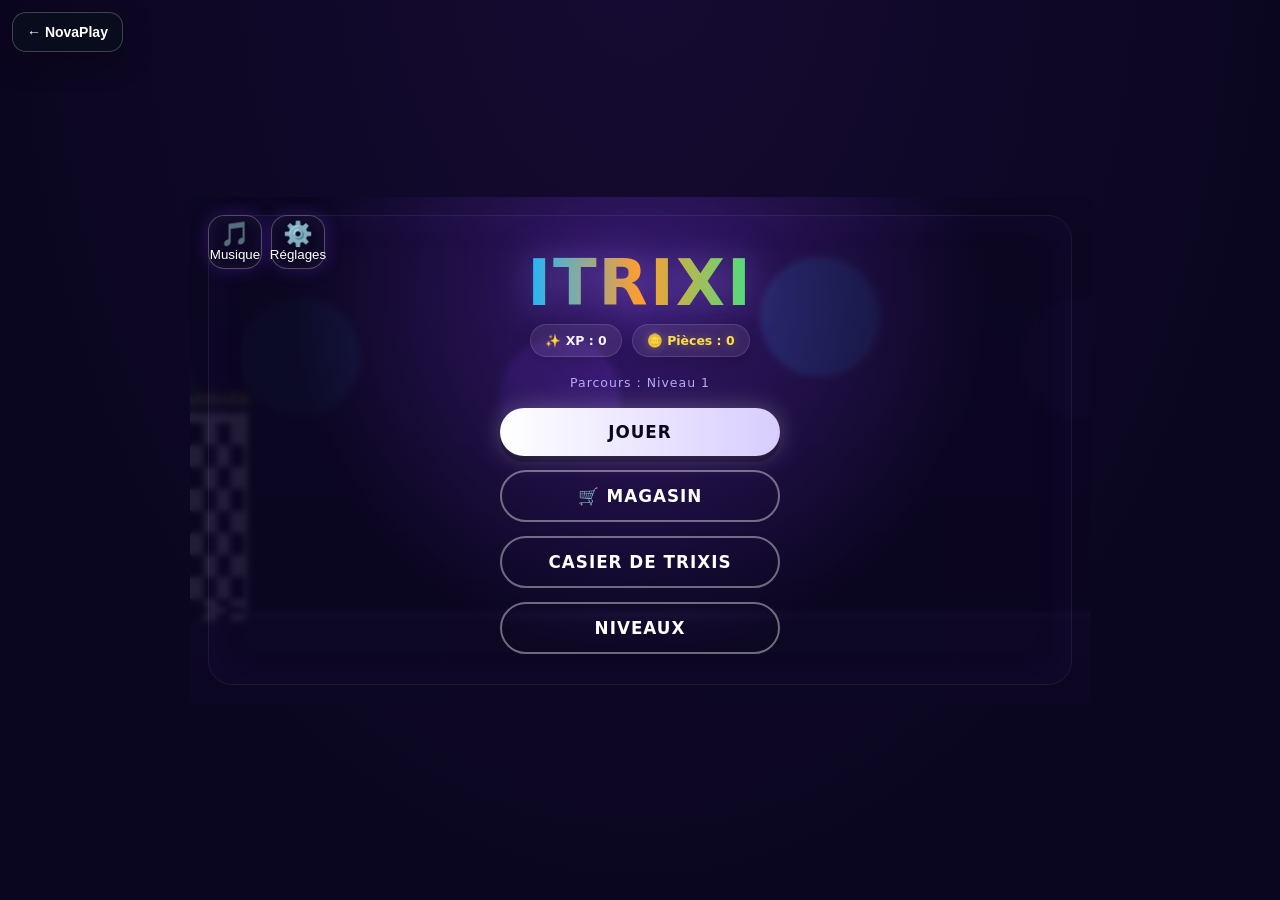
<file: games/itrixi/index.html>
<!DOCTYPE html>
<html lang="fr">
<head>
<meta http-equiv="Cache-Control" content="no-cache, no-store, must-revalidate">
<meta http-equiv="Pragma" content="no-cache">
<meta http-equiv="Expires" content="0">
<meta charset="UTF-8">
<meta name="viewport" content="width=device-width, initial-scale=1.0, maximum-scale=1.0, user-scalable=no">
<title>Itrixi</title>
<style>
  :root{
    --bg-deep:#0b0620;
    --bg-mid:#160b33;
    --grid:#2a1b55;
    --feu-a:#ff5e3a; --feu-b:#ff9d2f;
    --eau-a:#1fb6ff; --eau-b:#7bf1ff;
    --veg-a:#4ade80; --veg-b:#166534;
    --roche-a:#9ca3af; --roche-b:#4b5563;
    --elec-a:#fde047; --elec-b:#eab308;
    --text:#f4f1ff;
    --danger:#ff2d55;
  }
  *{box-sizing:border-box; -webkit-tap-highlight-color: transparent;}
  html,body{
    margin:0; padding:0; height:100%; overflow:hidden;
    background:radial-gradient(ellipse at 50% -10%, var(--bg-mid), var(--bg-deep) 70%);
    font-family: 'Segoe UI', system-ui, -apple-system, sans-serif;
    color:var(--text);
    user-select:none;
  }
  #app{
    position:relative;
    width:100vw; height:100vh;
    display:flex; align-items:center; justify-content:center;
  }
  #stage{
    position:relative;
    width:100%; max-width:900px; aspect-ratio: 16/9; max-height:100vh;
    background:linear-gradient(180deg, var(--bg-mid) 0%, var(--bg-deep) 100%);
    border-radius:0;
    overflow:hidden;
    box-shadow: 0 0 80px rgba(120,70,255,0.25) inset;
  }
  canvas{
    display:block; width:100%; height:100%;
  }

  .overlay{
    position:absolute; inset:0;
    display:flex; flex-direction:column; align-items:center; justify-content:center;
    text-align:center;
    background:rgba(11,6,32,0.72);
    backdrop-filter: blur(3px);
    padding:20px;
    z-index:5;
  }
  .hidden{display:none !important;}

  .logo{
    font-size:clamp(2.4rem, 8vw, 4rem);
    font-weight:900;
    letter-spacing:2px;
    margin:0 0 4px 0;
    background:linear-gradient(90deg, var(--eau-a), var(--feu-b), var(--veg-a));
    -webkit-background-clip:text;
    background-clip:text;
    color:transparent;
    filter: drop-shadow(0 0 18px rgba(160,120,255,0.5));
  }
  .subtitle{
    font-size:clamp(0.75rem, 2vw, 0.95rem);
    color:#b8adf0;
    letter-spacing:3px;
    text-transform:uppercase;
    margin-bottom:clamp(20px,4vw,36px);
  }

  .trixi-row{
    display:flex; gap:clamp(10px,2.2vw,20px); flex-wrap:wrap; justify-content:center;
    margin-bottom:22px;
  }
  .trixi-card{
    width:clamp(72px,13vw,104px);
    display:flex; flex-direction:column; align-items:center; gap:8px;
    cursor:pointer;
    padding:10px 6px;
    border-radius:16px;
    border:2px solid rgba(255,255,255,0.08);
    background:rgba(255,255,255,0.03);
    transition:transform .15s ease, border-color .15s ease, background .15s ease;
  }
  .trixi-card:not(.locked):hover{
    transform:translateY(-4px);
    background:rgba(255,255,255,0.08);
  }
  .trixi-card.selected{
    border-color:#fff;
    background:rgba(255,255,255,0.12);
    box-shadow:0 0 22px rgba(255,255,255,0.25);
  }
  .trixi-card.locked{
    opacity:0.45; cursor:not-allowed;
  }
  .trixi-avatar{
    width:clamp(40px,7vw,56px); height:clamp(40px,7vw,56px);
    border-radius:50%;
    position:relative;
    display:flex; align-items:center; justify-content:center;
  }
  .trixi-avatar .eye{
    position:absolute; width:14%; height:14%; background:#0b0620; border-radius:50%; top:32%;
  }
  .trixi-avatar .eye.l{left:26%;} .trixi-avatar .eye.r{right:26%;}
  .trixi-name{ font-size:clamp(0.6rem,1.6vw,0.78rem); font-weight:700; letter-spacing:0.5px;}
  .lock-icon{font-size:1.1rem; opacity:0.9;}

  .avatar-feu{ background:radial-gradient(circle at 35% 30%, var(--feu-b), var(--feu-a)); box-shadow:0 0 16px var(--feu-a);}
  .avatar-eau{ background:radial-gradient(circle at 35% 30%, var(--eau-b), var(--eau-a)); box-shadow:0 0 16px var(--eau-a);}
  .avatar-veg{ background:radial-gradient(circle at 35% 30%, var(--veg-a), var(--veg-b)); box-shadow:0 0 16px var(--veg-a);}
  .avatar-roche{ background:radial-gradient(circle at 35% 30%, var(--roche-a), var(--roche-b)); box-shadow:0 0 16px var(--roche-a);}
  .avatar-elec{ background:radial-gradient(circle at 35% 30%, var(--elec-b), var(--elec-a)); box-shadow:0 0 16px var(--elec-a);}
  .avatar-lune{ background:radial-gradient(circle at 35% 30%, #e0e7ff, #6366f1); box-shadow:0 0 16px #818cf8;}
  .avatar-soleil{ background:radial-gradient(circle at 35% 30%, #fef08a, #f59e0b); box-shadow:0 0 16px #fbbf24;}
  .avatar-glace{ background:radial-gradient(circle at 35% 30%, #e0f7ff, #38bdf8); box-shadow:0 0 16px #7dd3fc;}
  .avatar-lave{ background:radial-gradient(circle at 35% 30%, #fb923c, #7c2d12); box-shadow:0 0 16px #f97316;}
  .avatar-chat{ background:radial-gradient(circle at 35% 30%, #fcd34d, #b45309); box-shadow:0 0 16px #f59e0b;}
  .avatar-chien{ background:radial-gradient(circle at 35% 30%, #d6b58d, #7c4a20); box-shadow:0 0 16px #a97a45;}

  .btn{
    font-family:inherit;
    font-weight:800;
    letter-spacing:1px;
    text-transform:uppercase;
    font-size:clamp(0.85rem,2vw,1.05rem);
    padding:14px 38px;
    border-radius:40px;
    border:none;
    cursor:pointer;
    color:#0b0620;
    background:linear-gradient(90deg, #fff, #d8cdff);
    box-shadow:0 6px 0 rgba(0,0,0,0.25), 0 0 24px rgba(255,255,255,0.25);
    transition:transform .1s ease, box-shadow .1s ease;
  }
  .btn:active{ transform:translateY(4px); box-shadow:0 2px 0 rgba(0,0,0,0.25);}
  .btn:disabled{ opacity:0.35; cursor:not-allowed; box-shadow:none;}

  .hud{
    position:absolute; top:14px; left:0; right:0;
    display:flex; justify-content:space-between; align-items:flex-start;
    padding:0 16px;
    z-index:4;
    pointer-events:none;
    font-weight:800;
  }
  .hud .score{
    font-size:clamp(1.1rem,3vw,1.6rem);
    text-shadow:0 2px 8px rgba(0,0,0,0.6);
  }
  .hud .best{
    font-size:clamp(0.65rem,1.8vw,0.8rem);
    color:#b8adf0;
    font-weight:600;
  }

  .go-title{
    font-size:clamp(1.6rem,5vw,2.6rem);
    font-weight:900;
    color:var(--danger);
    margin:0 0 6px 0;
    text-shadow:0 0 20px rgba(255,45,85,0.6);
  }
  .go-score{ font-size:clamp(0.9rem,2.4vw,1.1rem); margin-bottom:20px; color:#e6e0ff;}
  .go-score b{ color:#fff; font-size:1.3em;}

  .win-title{
    font-size:clamp(1.6rem,5vw,2.6rem);
    font-weight:900;
    color:#fde047;
    margin:0 0 6px 0;
    text-shadow:0 0 24px rgba(253,224,71,0.6);
  }

  #tapHint{
    position:absolute; bottom:10%; left:0; right:0; text-align:center;
    font-size:clamp(0.7rem,2vw,0.9rem);
    color:rgba(255,255,255,0.55);
    letter-spacing:1px;
    z-index:4;
    pointer-events:none;
    animation: pulse 1.6s ease-in-out infinite;
  }
  @keyframes pulse{ 0%,100%{opacity:0.35;} 50%{opacity:0.85;} }

  .menu-btns{ display:flex; flex-direction:column; gap:14px; align-items:center; width:100%; max-width:280px; }
  .btn.secondary{
    background:transparent;
    color:#fff;
    border:2px solid rgba(255,255,255,0.4);
    box-shadow:none;
  }
  .btn.secondary:active{ transform:translateY(2px); }
  .btn.wide{ width:100%; }

  .level-tag{
    font-size:clamp(0.65rem,1.6vw,0.78rem);
    color:#b8adf0;
    margin-bottom:18px;
    letter-spacing:1px;
  }

  .level-row{
    display:flex; flex-direction:column; gap:14px;
    width:100%; max-width:340px;
    margin-bottom:22px;
  }
  #levelScreen{
    justify-content:flex-start;
    padding-top:6%;
  }
  #levelScreen .subtitle{
    margin-bottom:14px;
  }
  #levelScreen .level-row{
    flex:1 1 auto;
    min-height:0;
    overflow-y:auto;
    padding-right:12px;
    margin-bottom:14px;
    scrollbar-width:thin;
    scrollbar-color:rgba(167,139,250,0.6) rgba(255,255,255,0.06);
  }
  #levelScreen .level-row::-webkit-scrollbar{ width:7px; }
  #levelScreen .level-row::-webkit-scrollbar-track{
    background:rgba(255,255,255,0.06);
    border-radius:4px;
  }
  #levelScreen .level-row::-webkit-scrollbar-thumb{
    background:rgba(167,139,250,0.6);
    border-radius:4px;
  }
  #levelScreen .level-row::-webkit-scrollbar-thumb:hover{
    background:rgba(167,139,250,0.9);
  }
  .level-card{
    display:flex; align-items:center; gap:14px;
    padding:14px 18px;
    border-radius:14px;
    border:2px solid rgba(255,255,255,0.08);
    background:rgba(255,255,255,0.03);
    cursor:pointer;
    text-align:left;
    transition:transform .15s ease, border-color .15s ease, background .15s ease;
  }
  .level-card:hover{ transform:translateX(4px); background:rgba(255,255,255,0.08); }
  .level-card.active{ border-color:#fff; background:rgba(255,255,255,0.12); box-shadow:0 0 22px rgba(255,255,255,0.2); }
  .level-dot{
    width:38px; height:38px; min-width:38px; border-radius:50%;
    display:flex; align-items:center; justify-content:center;
    font-weight:900; font-size:1rem;
    color:#0b0620;
  }
  .level-info .level-name{ font-weight:800; font-size:0.92rem; }
  .level-info .level-desc{ font-size:0.72rem; color:#b8adf0; margin-top:2px; }

  .trixi-card.readonly{ cursor:default; }
  .trixi-card.readonly:hover{ transform:none; background:rgba(255,255,255,0.03); }

  .xp-bar{
    width:100%; height:6px; border-radius:4px;
    background:rgba(255,255,255,0.1);
    overflow:hidden;
    margin-top:2px;
  }
  .xp-bar-fill{
    height:100%;
    background:linear-gradient(90deg, #7c3aed, #a78bfa);
    border-radius:4px;
  }
  .xp-req{
    font-size:0.58rem;
    color:#b8adf0;
    text-align:center;
    letter-spacing:0.3px;
  }
  .menu-xp{
    font-size:clamp(0.65rem,1.6vw,0.78rem);
    color:#fde047;
    margin-bottom:6px;
    letter-spacing:1px;
    font-weight:700;
  }
  .unlock-toast{
    font-size:clamp(0.75rem,2vw,0.9rem);
    color:#fde047;
    font-weight:800;
    margin-bottom:14px;
    text-shadow:0 0 12px rgba(253,224,71,0.5);
  }
  .xp-gain{
    font-size:clamp(0.8rem,2.1vw,0.95rem);
    color:#a78bfa;
    margin-bottom:6px;
    font-weight:700;
  }

  /* ---------- Menu amélioré, boutique et monnaie ---------- */
  .overlay::before{
    content:""; position:absolute; inset:18px; border:1px solid rgba(255,255,255,.08);
    border-radius:24px; pointer-events:none; box-shadow:inset 0 0 40px rgba(124,58,237,.08);
  }
  #mainMenu{ background:radial-gradient(circle at 50% 22%, rgba(124,58,237,.34), rgba(11,6,32,.90) 58%); }
  .menu-stats{display:flex;gap:10px;flex-wrap:wrap;justify-content:center;margin:0 0 18px;z-index:1}
  .stat-pill{padding:8px 14px;border-radius:999px;background:rgba(255,255,255,.08);border:1px solid rgba(255,255,255,.12);font-size:.78rem;font-weight:800;box-shadow:0 8px 20px rgba(0,0,0,.18)}
  .coin-text{color:#fde047;text-shadow:0 0 10px rgba(253,224,71,.35)}
  .shop-grid{width:min(760px,94%);display:grid;grid-template-columns:repeat(2,minmax(0,1fr));gap:12px;max-height:58vh;overflow:auto;padding:4px 8px 12px;z-index:1}
  .shop-card{background:linear-gradient(145deg,rgba(255,255,255,.09),rgba(255,255,255,.035));border:1px solid rgba(255,255,255,.13);border-radius:18px;padding:15px;text-align:left;display:flex;gap:13px;align-items:center}
  .shop-icon{width:52px;height:52px;min-width:52px;border-radius:16px;display:grid;place-items:center;font-size:1.7rem;background:rgba(255,255,255,.09)}
  .shop-info{flex:1}.shop-name{font-weight:900}.shop-desc{font-size:.7rem;color:#c8c0ef;margin:3px 0 8px;line-height:1.35}.shop-owned{font-size:.66rem;color:#a78bfa;font-weight:800}
  .buy-btn,.use-btn{border:0;border-radius:999px;padding:8px 12px;font-weight:900;cursor:pointer;background:#fde047;color:#21170a;white-space:nowrap}.buy-btn:disabled,.use-btn:disabled{opacity:.4;cursor:not-allowed}
  .use-btn{background:#a78bfa;color:#130b2b;margin-left:5px}
  .active-power{font-size:.7rem;color:#4ade80;font-weight:800;margin-top:4px}
  .gameover-actions{display:flex;gap:10px;flex-wrap:wrap;justify-content:center;width:100%;max-width:440px}.gameover-actions .btn{flex:1;min-width:150px;padding-left:18px;padding-right:18px}
  .hud-coin{font-size:clamp(.8rem,2vw,1rem);color:#fde047;text-shadow:0 2px 8px rgba(0,0,0,.65);margin-top:3px}
  .music-on{border-color:rgba(74,222,128,.8)!important;background:rgba(74,222,128,.12)!important;color:#bbf7d0!important;box-shadow:0 0 18px rgba(74,222,128,.16)!important}
  .toast-msg{position:absolute;top:78px;left:50%;transform:translateX(-50%);z-index:9;background:rgba(11,6,32,.9);border:1px solid rgba(255,255,255,.15);border-radius:999px;padding:9px 16px;font-weight:900;pointer-events:none;animation:toastOut 1.5s forwards}
  @keyframes toastOut{0%{opacity:0;transform:translate(-50%,-8px)}15%,70%{opacity:1;transform:translate(-50%,0)}100%{opacity:0}}
  @media(max-width:620px){.shop-grid{grid-template-columns:1fr;max-height:62vh}.shop-card{padding:11px}.shop-icon{width:44px;height:44px;min-width:44px}.overlay::before{inset:8px}}

  /* ---------- Commandes rapides et écran Réglages ---------- */
  .top-left-controls{position:absolute;top:18px;left:18px;display:flex;gap:9px;z-index:8}
  .corner-btn{width:54px;height:54px;border-radius:16px;border:1px solid rgba(255,255,255,.28);background:rgba(15,8,40,.76);color:#fff;cursor:pointer;display:flex;flex-direction:column;align-items:center;justify-content:center;gap:1px;font:800 9px inherit;box-shadow:0 0 18px rgba(124,58,237,.3),inset 0 0 18px rgba(255,255,255,.05);backdrop-filter:blur(7px);transition:.15s transform,.15s border-color,.15s background}
  .corner-btn:hover{transform:translateY(-2px);border-color:#c4b5fd;background:rgba(40,22,85,.9)}
  .corner-btn:active{transform:translateY(1px)}
  .corner-btn .corner-icon{font-size:24px;line-height:1}
  .corner-btn.music-on{border-color:#4ade80!important;color:#dcfce7!important}
  .settings-panel{width:min(520px,94%);padding:22px;border-radius:24px;background:linear-gradient(145deg,rgba(35,20,76,.96),rgba(9,5,28,.96));border:1px solid rgba(255,255,255,.18);box-shadow:0 22px 70px rgba(0,0,0,.45);z-index:1}
  .settings-title{font-size:1.45rem;font-weight:900;margin-bottom:18px}
  .setting-row{padding:16px 6px;border-bottom:1px solid rgba(255,255,255,.1)}
  .setting-row:last-of-type{border-bottom:0}
  .setting-head{display:flex;justify-content:space-between;align-items:center;font-weight:800;margin-bottom:10px}
  .setting-value{color:#fde047;min-width:48px;text-align:right}
  .setting-slider{width:100%;accent-color:#a78bfa;cursor:pointer}
  .settings-actions{display:flex;gap:10px;justify-content:center;margin-top:20px;flex-wrap:wrap}
  .settings-actions .btn{padding:11px 22px;font-size:.82rem}
  #brightnessLayer{position:absolute;inset:0;background:#000;opacity:0;pointer-events:none;z-index:20}
  @media(max-width:620px){.top-left-controls{top:9px;left:9px}.corner-btn{width:46px;height:46px;border-radius:13px}.corner-btn .corner-icon{font-size:20px}.corner-btn span:last-child{font-size:7px}.settings-panel{padding:16px}}



/* ===== Correctif NovaPlay mobile v6 : défilement visible ===== */
#stage, canvas { touch-action: manipulation; }
@media (max-width: 700px), (orientation: portrait) {
  html, body { width:100%; height:100%; min-height:100dvh; overflow:hidden; }
  #app {
    width:100vw;
    height:100dvh;
    min-height:100dvh;
    display:block;
  }
  #stage {
    width:100vw;
    height:100dvh;
    max-width:none;
    max-height:none;
    aspect-ratio:auto;
    border-radius:0;
  }
  .overlay {
    justify-content:flex-start;
    overflow-y:scroll;
    overscroll-behavior:contain;
    -webkit-overflow-scrolling:touch;
    touch-action:pan-y;
    scrollbar-width:auto;
    scrollbar-color:#a78bfa rgba(255,255,255,.12);
    padding:82px 18px 40px 14px;
  }
  .overlay::-webkit-scrollbar { width:10px; }
  .overlay::-webkit-scrollbar-track {
    background:rgba(255,255,255,.10);
    border-radius:999px;
  }
  .overlay::-webkit-scrollbar-thumb {
    background:linear-gradient(#c084fc,#7c3aed);
    border:2px solid rgba(11,6,32,.75);
    border-radius:999px;
  }
  .overlay::-webkit-scrollbar-thumb:active { background:#d8b4fe; }
  #menuScreen, #gameOverScreen, #winScreen {
    justify-content:center;
  }
  #selectScreen, #levelScreen, #lockerScreen, #shopScreen, #settingsScreen {
    justify-content:flex-start;
  }
  .trixi-row { flex-wrap:wrap; margin-bottom:14px; }
  .trixi-card { width:82px; padding:8px 4px; }
  .btn { padding:13px 26px; }
  #novaplay-return-button {
    top:8px !important;
    left:8px !important;
    padding:10px 12px !important;
  }
}


/* ===== NovaPlay v7 : compatibilité mobile complète ===== */
html, body {
  width: 100%;
  min-height: 100%;
  overscroll-behavior-y: contain;
  scrollbar-width: auto;
  scrollbar-color: #a78bfa rgba(255,255,255,.12);
}
html::-webkit-scrollbar,
body::-webkit-scrollbar,
#app::-webkit-scrollbar,
#stage::-webkit-scrollbar,
.overlay::-webkit-scrollbar {
  width: 10px;
}
html::-webkit-scrollbar-track,
body::-webkit-scrollbar-track,
#app::-webkit-scrollbar-track,
#stage::-webkit-scrollbar-track,
.overlay::-webkit-scrollbar-track {
  background: rgba(255,255,255,.10);
}
html::-webkit-scrollbar-thumb,
body::-webkit-scrollbar-thumb,
#app::-webkit-scrollbar-thumb,
#stage::-webkit-scrollbar-thumb,
.overlay::-webkit-scrollbar-thumb {
  background: linear-gradient(#c084fc,#7c3aed);
  border: 2px solid rgba(11,6,32,.75);
  border-radius: 999px;
}
@media (max-width: 700px), (orientation: portrait) {
  html, body {
    height: auto !important;
    min-height: 100dvh !important;
    overflow-x: hidden !important;
    overflow-y: auto !important;
    -webkit-overflow-scrolling: touch;
    touch-action: pan-y;
  }
  #app {
    width: 100%;
    min-height: 100dvh;
    height: auto !important;
    overflow: visible !important;
    display: block !important;
  }
  #stage {
    width: 100%;
    min-height: 100dvh;
    height: 100dvh;
    max-width: none;
    max-height: none;
    aspect-ratio: auto;
    overflow-y: auto !important;
    overflow-x: hidden !important;
    -webkit-overflow-scrolling: touch;
    touch-action: pan-y;
  }
  .overlay {
    min-height: 100%;
    height: auto;
    overflow-y: auto !important;
    overflow-x: hidden !important;
    -webkit-overflow-scrolling: touch;
    touch-action: pan-y;
    overscroll-behavior-y: contain;
    padding-bottom: 90px !important;
  }
  .hud, .top-left-controls, #novaplay-return-button {
    position: fixed !important;
  }
  canvas {
    min-height: 100dvh;
    touch-action: manipulation;
  }
  button, .btn, .trixi-card, .level-card, .shop-card {
    touch-action: manipulation;
  }
}


/* ===== NovaPlay v8 : jeu mobile non étiré + menus défilables ===== */
@media (max-width: 700px), (orientation: portrait) {
  html, body {
    width: 100% !important;
    height: 100% !important;
    min-height: 100dvh !important;
    margin: 0 !important;
    overflow: hidden !important;
    touch-action: manipulation;
    background: #08031d;
  }

  #app, #stage {
    position: relative !important;
    width: 100vw !important;
    height: 100dvh !important;
    min-height: 100dvh !important;
    max-width: none !important;
    max-height: none !important;
    aspect-ratio: auto !important;
    overflow: hidden !important;
    display: block !important;
    background: #08031d;
  }

  /* Le canvas garde son vrai format 16:9 au lieu d'être allongé verticalement. */
  #game {
    position: absolute !important;
    inset: 0 !important;
    width: 100% !important;
    height: 100% !important;
    min-height: 0 !important;
    object-fit: contain !important;
    object-position: center center !important;
    display: block !important;
    touch-action: manipulation !important;
  }

  /* Tous les menus restent défilables avec le doigt. */
  .overlay {
    position: absolute !important;
    inset: 0 !important;
    width: auto !important;
    height: auto !important;
    min-height: 0 !important;
    overflow-x: hidden !important;
    overflow-y: auto !important;
    -webkit-overflow-scrolling: touch;
    touch-action: pan-y !important;
    overscroll-behavior-y: contain;
    padding-top: 82px !important;
    padding-bottom: 110px !important;
  }

  #menuScreen, #gameOverScreen, #winScreen {
    justify-content: center !important;
  }

  #selectScreen, #levelScreen, #lockerScreen,
  #shopScreen, #settingsScreen {
    justify-content: flex-start !important;
  }

  .hud, .top-left-controls, #novaplay-return-button {
    position: absolute !important;
  }

  #novaplay-return-button {
    top: 8px !important;
    left: 8px !important;
    z-index: 100 !important;
  }
}

/* Le mode paysage utilise presque tout l'écran et reste en 16:9. */
@media (max-height: 500px) and (orientation: landscape) {
  #app, #stage {
    width: 100vw !important;
    height: 100dvh !important;
    max-width: none !important;
    max-height: none !important;
  }
  #game {
    width: 100% !important;
    height: 100% !important;
    object-fit: contain !important;
  }
}


/* ===== NovaPlay v9 : boutique complète ===== */
.trixi-rarity{
  font-size:.58rem;
  font-weight:900;
  letter-spacing:.5px;
  color:#d8d2ff;
  opacity:.9;
}
.shop-grid{
  width:min(900px,96%) !important;
  grid-template-columns:repeat(3,minmax(0,1fr)) !important;
  max-height:64vh !important;
}
.shop-card{
  min-height:112px;
}
.shop-icon{
  overflow:hidden;
}
@media(max-width:850px){
  .shop-grid{grid-template-columns:repeat(2,minmax(0,1fr)) !important;}
}
@media(max-width:560px){
  .shop-grid{grid-template-columns:1fr !important;max-height:68vh !important;}
  .shop-card{min-height:98px;}
}


/* ===== Itrixi v10 : affichage mobile réellement 16:9 ===== */
@media (max-width:700px) and (orientation:portrait){
  html,body,#app{width:100%!important;height:100dvh!important;min-height:100dvh!important;overflow:hidden!important;background:#08031d!important;}
  #stage{
    position:absolute!important;
    left:0!important;
    top:50%!important;
    transform:translateY(-50%)!important;
    width:100vw!important;
    height:56.25vw!important;
    min-height:0!important;
    max-height:100dvh!important;
    aspect-ratio:16/9!important;
    overflow:hidden!important;
  }
  #game{position:absolute!important;inset:0!important;width:100%!important;height:100%!important;object-fit:fill!important;}
  .overlay{
    position:fixed!important;inset:0!important;width:100vw!important;height:100dvh!important;
    overflow-y:auto!important;overflow-x:hidden!important;-webkit-overflow-scrolling:touch!important;
    touch-action:pan-y!important;padding-top:100px!important;padding-bottom:120px!important;
  }
  .hud{position:fixed!important;top:12px!important;right:12px!important;z-index:80!important;}
  #novaplay-return-button{position:fixed!important;top:12px!important;left:12px!important;z-index:100!important;}
}
#itrixi-version-badge{position:fixed;right:8px;bottom:8px;z-index:9999;padding:5px 8px;border-radius:999px;background:rgba(124,58,237,.85);color:white;font:700 11px system-ui;pointer-events:none;}

</style>
</head>
<body>
<div id="app">
  <div id="stage">
    <canvas id="game"></canvas>

    <div class="hud" id="hud" style="display:none;">
      <div>
        <div class="score" id="scoreLabel">0 m</div>
        <div class="hud-coin" id="runCoinLabel">🪙 0</div>
      </div>
      <div class="best" id="bestLabel">Meilleur : 0 m</div>
    </div>

    <div id="tapHint" class="hidden">Touche / Clique pour sauter</div>

    <!-- Main menu -->
    <div class="overlay" id="mainMenu">
      <div class="top-left-controls">
        <button class="corner-btn" id="menuMusicBtn" title="Changer la musique"><span class="corner-icon">🎵</span><span>Musique</span></button>
        <button class="corner-btn" id="menuSettingsBtn" title="Ouvrir les réglages"><span class="corner-icon">⚙️</span><span>Réglages</span></button>
      </div>
      <div class="logo">ITRIXI</div>
      <div class="menu-stats">
        <div class="stat-pill" id="menuXpTag">✨ XP : 0</div>
        <div class="stat-pill coin-text" id="menuCoinTag">🪙 Pièces : 0</div>
      </div>
      <div class="level-tag" id="menuLevelTag">Parcours : Niveau 1</div>
      <div class="menu-btns">
        <button class="btn wide" id="menuPlayBtn">Jouer</button>
        <button class="btn secondary wide" id="menuShopBtn">🛒 Magasin</button>
        <button class="btn secondary wide" id="menuLockerBtn">Casier de Trixis</button>
        <button class="btn secondary wide" id="menuLevelsBtn">Niveaux</button>
      </div>
    </div>



    <!-- Settings screen -->
    <div class="overlay hidden" id="settingsScreen">
      <div class="settings-panel">
        <div class="settings-title">⚙️ Réglages</div>
        <div class="setting-row">
          <div class="setting-head"><span>☀️ Luminosité</span><span class="setting-value" id="brightnessValue">100 %</span></div>
          <input class="setting-slider" id="brightnessSlider" type="range" min="35" max="100" value="100" step="1">
        </div>
        <div class="setting-row">
          <div class="setting-head"><span>🔊 Volume de la musique</span><span class="setting-value" id="volumeValue">70 %</span></div>
          <input class="setting-slider" id="volumeSlider" type="range" min="0" max="100" value="70" step="1">
        </div>
        <div class="settings-actions">
          <button class="btn secondary" id="resetSettingsBtn">Réinitialiser</button>
          <button class="btn" id="settingsBackBtn">Retour</button>
        </div>
      </div>
    </div>

    <!-- Shop screen -->
    <div class="overlay hidden" id="shopScreen">
      <div class="subtitle">Magasin</div>
      <div class="menu-stats">
        <div class="stat-pill coin-text" id="shopCoinTag">🪙 Pièces : 0</div>
        <div class="stat-pill" id="activePowerTag">Aucun pouvoir activé</div>
      </div>
      <div class="shop-grid" id="shopGrid"></div>
      <button class="btn secondary" id="shopBackBtn" style="margin-top:10px;">Retour</button>
    </div>

    <!-- Trixi locker / collection screen -->
    <div class="overlay hidden" id="lockerScreen">
      <div class="subtitle">Casier de Trixis</div>
      <div class="trixi-row" id="lockerRow"></div>
      <button class="btn secondary" id="lockerBackBtn">Retour</button>
    </div>

    <!-- Level select screen -->
    <div class="overlay hidden" id="levelScreen">
      <div class="subtitle">Choisis un parcours</div>
      <div class="level-row" id="levelRow"></div>
      <button class="btn secondary" id="levelBackBtn">Retour</button>
    </div>

    <!-- Character select screen -->
    <div class="overlay hidden" id="selectScreen">
      <div class="logo">ITRIXI</div>
      <div class="subtitle">Choisis ton Trixi</div>
      <div class="trixi-row" id="trixiRow"></div>
      <button class="btn" id="startBtn" disabled>Jouer</button>
      <button class="btn secondary" id="selectBackBtn" style="margin-top:10px;">Retour</button>
    </div>

    <!-- Game over screen -->
    <div class="overlay hidden" id="gameOverScreen">
      <div class="go-title">Perdu !</div>
      <div class="go-score">Distance : <b id="finalScore">0</b> m</div>
      <div class="xp-gain" id="xpGainLabel">+0 XP</div>
      <div class="unlock-toast hidden" id="unlockToast"></div>
      <div class="gameover-actions">
        <button class="btn" id="retryBtn">Rejouer</button>
        <button class="btn" id="useLifeBtn">❤️ Utiliser une vie</button>
        <button class="btn secondary" id="gameOverMenuBtn">Menu</button>
      </div>
    </div>

    <!-- Victory screen -->
    <div class="overlay hidden" id="victoryScreen">
      <div class="win-title">🏁 Parcours terminé !</div>
      <div class="go-score">Distance : <b id="winFinalScore">400</b> m</div>
      <div class="xp-gain" id="winXpGainLabel">+0 XP</div>
      <div class="unlock-toast hidden" id="winUnlockToast"></div>
      <div class="menu-btns">
        <button class="btn wide hidden" id="nextLevelBtn">Niveau suivant</button>
        <button class="btn wide" id="winRetryBtn">Rejouer</button>
        <button class="btn secondary wide" id="winMenuBtn">Menu</button>
      </div>
    </div>
    <div id="brightnessLayer"></div>
  </div>
</div>

<script>
(function(){
  "use strict";

  // ---------- Trixi roster ----------
  const TRIXIS = [
    { id:"feu", name:"Trixi de Feu", rarity:"Commun", colorA:"#ff9d2f", colorB:"#ff5e3a", cls:"avatar-feu", unlocked:true, particle:"#ff8a3d", shopPrice:0 },
    { id:"eau", name:"Trixi d'Eau", rarity:"Commun", colorA:"#7bf1ff", colorB:"#1fb6ff", cls:"avatar-eau", unlocked:true, particle:"#4fd6ff", shopPrice:0 },
    { id:"veg", name:"Trixi Nature", rarity:"Commun", colorA:"#4ade80", colorB:"#166534", cls:"avatar-veg", unlocked:true, particle:"#4ade80", shopPrice:0 },

    { id:"roche", name:"Trixi Roche", rarity:"Commun", colorA:"#cbd5e1", colorB:"#475569", cls:"avatar-roche", unlocked:false, particle:"#94a3b8", xpNeeded:800, shopPrice:90 },
    { id:"elec", name:"Trixi Électrique", rarity:"Rare", colorA:"#fef08a", colorB:"#eab308", cls:"avatar-elec", unlocked:false, particle:"#fde047", xpNeeded:1300, shopPrice:130 },
    { id:"lune", name:"Trixi Lune", rarity:"Rare", colorA:"#e0e7ff", colorB:"#6366f1", cls:"avatar-lune", unlocked:false, particle:"#c7d2fe", xpNeeded:1900, shopPrice:160 },
    { id:"soleil", name:"Trixi Soleil", rarity:"Rare", colorA:"#fff7ae", colorB:"#f59e0b", cls:"avatar-soleil", unlocked:false, particle:"#fde68a", xpNeeded:2600, shopPrice:190 },
    { id:"glace", name:"Trixi Glace", rarity:"Rare", colorA:"#ecfeff", colorB:"#38bdf8", cls:"avatar-glace", unlocked:false, particle:"#bae6fd", xpNeeded:3400, shopPrice:220 },
    { id:"lave", name:"Trixi Lave", rarity:"Épique", colorA:"#fb923c", colorB:"#7c2d12", cls:"avatar-lave", unlocked:false, particle:"#f97316", xpNeeded:4300, shopPrice:270 },
    { id:"chat", name:"Trixi Chat", rarity:"Épique", colorA:"#fcd34d", colorB:"#b45309", cls:"avatar-chat", unlocked:false, particle:"#fbbf24", xpNeeded:5300, shopPrice:300 },
    { id:"chien", name:"Trixi Chien", rarity:"Épique", colorA:"#d6b58d", colorB:"#7c4a20", cls:"avatar-chien", unlocked:false, particle:"#c69c6d", xpNeeded:6400, shopPrice:320 },

    { id:"vent", name:"Trixi Vent", rarity:"Commun", colorA:"#d1fae5", colorB:"#10b981", cls:"", unlocked:false, particle:"#6ee7b7", xpNeeded:7200, shopPrice:120 },
    { id:"ombre", name:"Trixi Ombre", rarity:"Rare", colorA:"#64748b", colorB:"#111827", cls:"", unlocked:false, particle:"#94a3b8", xpNeeded:8100, shopPrice:210 },
    { id:"fantome", name:"Trixi Fantôme", rarity:"Épique", colorA:"#f5f3ff", colorB:"#8b5cf6", cls:"", unlocked:false, particle:"#ddd6fe", xpNeeded:9000, shopPrice:340 },
    { id:"robot", name:"Trixi Robot", rarity:"Épique", colorA:"#cbd5e1", colorB:"#0f766e", cls:"", unlocked:false, particle:"#5eead4", xpNeeded:10000, shopPrice:370 },
    { id:"dragon", name:"Trixi Dragon", rarity:"Légendaire", colorA:"#f87171", colorB:"#7f1d1d", cls:"", unlocked:false, particle:"#ef4444", xpNeeded:11200, shopPrice:520 },
    { id:"galaxie", name:"Trixi Galaxie", rarity:"Légendaire", colorA:"#c084fc", colorB:"#312e81", cls:"", unlocked:false, particle:"#a78bfa", xpNeeded:12500, shopPrice:560 },
    { id:"cosmique", name:"Trixi Cosmique", rarity:"Mythique", colorA:"#67e8f9", colorB:"#7e22ce", cls:"", unlocked:false, particle:"#e879f9", xpNeeded:14000, shopPrice:750 },
    { id:"or", name:"Trixi d'Or", rarity:"Légendaire", colorA:"#fef3c7", colorB:"#d97706", cls:"", unlocked:false, particle:"#fbbf24", xpNeeded:15600, shopPrice:600 },
    { id:"diamant", name:"Trixi Diamant", rarity:"Mythique", colorA:"#ecfeff", colorB:"#0891b2", cls:"", unlocked:false, particle:"#a5f3fc", xpNeeded:17400, shopPrice:820 },
    { id:"arcenciel", name:"Trixi Arc-en-ciel", rarity:"Mythique", colorA:"#fb7185", colorB:"#22d3ee", cls:"", unlocked:false, particle:"#f0abfc", xpNeeded:19400, shopPrice:900 },
    { id:"ninja", name:"Trixi Ninja", rarity:"Épique", colorA:"#475569", colorB:"#020617", cls:"", unlocked:false, particle:"#94a3b8", xpNeeded:21600, shopPrice:390 },
    { id:"pirate", name:"Trixi Pirate", rarity:"Épique", colorA:"#f59e0b", colorB:"#78350f", cls:"", unlocked:false, particle:"#fbbf24", xpNeeded:24000, shopPrice:410 },
    { id:"roi", name:"Trixi Roi", rarity:"Légendaire", colorA:"#fde68a", colorB:"#7c3aed", cls:"", unlocked:false, particle:"#facc15", xpNeeded:26600, shopPrice:650 },
    { id:"alien", name:"Trixi Alien", rarity:"Rare", colorA:"#bef264", colorB:"#3f6212", cls:"", unlocked:false, particle:"#a3e635", xpNeeded:29400, shopPrice:250 },
    { id:"bonbon", name:"Trixi Bonbon", rarity:"Rare", colorA:"#f9a8d4", colorB:"#db2777", cls:"", unlocked:false, particle:"#fbcfe8", xpNeeded:32400, shopPrice:260 },
    { id:"ocean", name:"Trixi Océan", rarity:"Épique", colorA:"#22d3ee", colorB:"#1e3a8a", cls:"", unlocked:false, particle:"#67e8f9", xpNeeded:35600, shopPrice:440 },
    { id:"tempete", name:"Trixi Tempête", rarity:"Légendaire", colorA:"#cbd5e1", colorB:"#4338ca", cls:"", unlocked:false, particle:"#818cf8", xpNeeded:39000, shopPrice:690 },
    { id:"neon", name:"Trixi Néon", rarity:"Légendaire", colorA:"#22d3ee", colorB:"#db2777", cls:"", unlocked:false, particle:"#2dd4bf", xpNeeded:42600, shopPrice:720 },
    { id:"nova", name:"Trixi Nova", rarity:"Mythique", colorA:"#ffffff", colorB:"#6d28d9", cls:"", unlocked:false, particle:"#c4b5fd", xpNeeded:46500, shopPrice:1000 }
  ];

  let selectedTrixi = null;
  let bestScore = 0;
  let totalXP = 0;
  let coins = 0;
  let runCoins = 0;
  let extraLives = 0;
  let potion2 = 0;
  let potion3 = 0;
  let helmetOwned = false;
  let queuedBoost = 1;
  let purchasedTrixis = new Set();
  let currentSpeedMultiplier = 1;
  let deathSnapshot = null;

  // ---------- Levels ----------
  const LEVELS = [
    { id:0,  name:"Niveau 0",  desc:"Infini — obstacles aléatoires ∞", speed:4.6, accent:"#facc15", xpMult:1.5, infinite:true, dotLabel:"∞" },
    { id:1,  name:"Niveau 1",  desc:"Plaine — parcours simple",       speed:4.0, accent:"#4ade80", xpMult:1.0 },
    { id:2,  name:"Niveau 2",  desc:"Collines — premiers pièges",     speed:4.6, accent:"#22d3ee", xpMult:1.2 },
    { id:3,  name:"Niveau 3",  desc:"Grotte — rochers en approche",   speed:5.2, accent:"#60a5fa", xpMult:1.4 },
    { id:4,  name:"Niveau 4",  desc:"Falaise — sauts rapprochés",     speed:5.8, accent:"#818cf8", xpMult:1.6 },
    { id:5,  name:"Niveau 5",  desc:"Marécage — tous les pièges",     speed:6.4, accent:"#a78bfa", xpMult:1.8 },
    { id:6,  name:"Niveau 6",  desc:"Ravin — cadence soutenue",       speed:7.0, accent:"#f472b6", xpMult:2.0 },
    { id:7,  name:"Niveau 7",  desc:"Volcan — chaleur intense",       speed:7.6, accent:"#fb7185", xpMult:2.2 },
    { id:8,  name:"Niveau 8",  desc:"Tempête — enchaînements serrés", speed:8.2, accent:"#ff5e3a", xpMult:2.4 },
    { id:9,  name:"Niveau 9",  desc:"Abysse — rythme extrême",        speed:8.8, accent:"#f59e0b", xpMult:2.6 },
    { id:10, name:"Niveau 10", desc:"Chaos — parcours ultime",        speed:9.4, accent:"#ef4444", xpMult:2.8 },
  ];
  let selectedLevel = LEVELS[1];

  function getNextLevel(){
    const idx = LEVELS.findIndex(l => l.id === selectedLevel.id);
    if(idx === -1 || idx === LEVELS.length - 1) return null;
    return LEVELS[idx + 1];
  }

  // ---------- Fixed level patterns (deterministic — same course every time) ----------
  function P(type, gap, extra){ return Object.assign({ type, gap }, extra||{}); }

  const LEVEL_PATTERNS = {
    1: [ // simple mais varié : piques seules, piques doubles et petits trous
      P("spike",430,{count:1}), P("spike",410,{count:1}), P("spike",420,{count:2}),
      P("pit",400,{w:55}), P("spike",410,{count:1}), P("spike",430,{count:2}),
      P("pit",410,{w:60}), P("spike",400,{count:1}), P("spike",420,{count:1}),
      P("spike",410,{count:2}), P("pit",400,{w:55}), P("spike",420,{count:1}),
    ],
    2: [ // pièges de lave et trous, toujours en solo
      P("spike",400,{count:1}), P("pit",380,{w:65}), P("spike",390,{count:1}),
      P("lava",370,{w:60}), P("spike",400,{count:1}), P("spike",380,{count:2}),
      P("pit",380,{w:70}), P("spike",390,{count:1}), P("lava",370,{w:65}),
      P("spike",400,{count:1}),
    ],
    3: [ // les rochers font leur apparition
      P("spike",360,{count:1}), P("lava",350,{w:65}), P("rock",340,{}),
      P("spike",350,{count:1}), P("pit",340,{w:80}), P("spike",330,{count:2}),
      P("rock",350,{}), P("lava",340,{w:70}), P("spike",350,{count:1}),
      P("pit",330,{w:85}),
    ],
    4: [
      P("spike",320,{count:2}), P("pit",310,{w:90}), P("spike",300,{count:1}),
      P("rock",310,{}), P("lava",300,{w:75}), P("spike",310,{count:2}),
      P("pit",300,{w:95}), P("rock",310,{}), P("spike",300,{count:1}),
      P("lava",300,{w:80}),
    ],
    5: [ // tous les pièges se mélangent
      P("spike",290,{count:2}), P("lava",280,{w:80}), P("rock",280,{}),
      P("pit",290,{w:100}), P("spike",290,{count:3}), P("rock",270,{}),
      P("lava",280,{w:85}), P("pit",280,{w:105}), P("spike",270,{count:2}),
      P("rock",280,{}),
    ],
    6: [
      P("spike",270,{count:3}), P("pit",260,{w:110}), P("lava",260,{w:90}),
      P("rock",250,{}), P("spike",260,{count:2}), P("rock",250,{}),
      P("pit",260,{w:115}), P("lava",250,{w:95}), P("spike",260,{count:3}),
      P("rock",250,{}),
    ],
    7: [
      P("spike",250,{count:3}), P("rock",240,{}), P("lava",240,{w:95}),
      P("pit",250,{w:120}), P("spike",230,{count:2}), P("rock",240,{}),
      P("spike",240,{count:3}), P("pit",230,{w:125}), P("lava",240,{w:100}),
      P("rock",230,{}),
    ],
    8: [
      P("spike",235,{count:4}), P("pit",225,{w:130}), P("rock",220,{}),
      P("lava",225,{w:105}), P("spike",220,{count:3}), P("rock",220,{}),
      P("pit",225,{w:135}), P("spike",220,{count:4}), P("lava",215,{w:110}),
      P("rock",220,{}),
    ],
    9: [
      P("spike",215,{count:4}), P("lava",210,{w:115}), P("rock",205,{}),
      P("pit",210,{w:140}), P("spike",205,{count:3}), P("rock",205,{}),
      P("spike",210,{count:4}), P("pit",205,{w:145}), P("lava",205,{w:120}),
      P("rock",200,{}),
    ],
    10: [ // parcours ultime, cadence maximale
      P("spike",200,{count:4}), P("rock",195,{}), P("pit",195,{w:150}),
      P("lava",195,{w:125}), P("spike",195,{count:5}), P("rock",190,{}),
      P("pit",195,{w:155}), P("spike",190,{count:4}), P("lava",190,{w:130}),
      P("rock",190,{}), P("spike",195,{count:5}), P("pit",190,{w:150}),
    ],
  };

  // ---------- Build select screen ----------
  const trixiRow = document.getElementById("trixiRow");
  function renderTrixiRow(){
    trixiRow.innerHTML = "";
    TRIXIS.forEach(t=>{
      const card = document.createElement("div");
      card.className = "trixi-card" + (t.unlocked?"":" locked");
      card.innerHTML = `
        <div class="trixi-avatar ${t.cls}" style="background:radial-gradient(circle at 35% 30%, ${t.colorA}, ${t.colorB});box-shadow:0 0 16px ${t.particle};">
          ${t.unlocked ? '<div class="eye l"></div><div class="eye r"></div>' : '<span class="lock-icon">🔒</span>'}
        </div>
        <div class="trixi-name">${t.name}</div><div class="trixi-rarity rarity-${t.rarity.toLowerCase().normalize("NFD").replace(/[\u0300-\u036f]/g,"")}">${t.rarity}</div>
      `;
      if(t.unlocked){
        if(selectedTrixi && selectedTrixi.id === t.id) card.classList.add("selected");
        card.addEventListener("click", ()=>{
          trixiRow.querySelectorAll(".trixi-card").forEach(c=>c.classList.remove("selected"));
          card.classList.add("selected");
          selectedTrixi = t;
          document.getElementById("startBtn").disabled = false;
          saveProgress();
          // Sur mobile comme sur ordinateur : toucher le Trixi lance immédiatement la partie.
          startGame();
        });
      }
      trixiRow.appendChild(card);
    });
  }
  renderTrixiRow();

  // ---------- Build locker screen ----------
  const lockerRow = document.getElementById("lockerRow");
  function renderLockerRow(){
    lockerRow.innerHTML = "";
    TRIXIS.forEach(t=>{
      const card = document.createElement("div");
      card.className = "trixi-card readonly" + (t.unlocked?"":" locked");
      const progressPct = t.unlocked ? 100 : Math.min(100, Math.floor((totalXP / t.xpNeeded)*100));
      card.innerHTML = `
        <div class="trixi-avatar ${t.cls}" style="background:radial-gradient(circle at 35% 30%, ${t.colorA}, ${t.colorB});box-shadow:0 0 16px ${t.particle};">
          ${t.unlocked ? '<div class="eye l"></div><div class="eye r"></div>' : '<span class="lock-icon">🔒</span>'}
        </div>
        <div class="trixi-name">${t.name}</div><div class="trixi-rarity">${t.rarity}</div>
        ${t.unlocked ? "" : `
          <div class="xp-bar"><div class="xp-bar-fill" style="width:${progressPct}%;"></div></div>
          <div class="xp-req">${Math.min(totalXP,t.xpNeeded)} / ${t.xpNeeded} XP</div>
        `}
      `;
      lockerRow.appendChild(card);
    });
  }
  renderLockerRow();

  // ---------- XP / unlock system ----------
  function checkUnlocks(){
    const newlyUnlocked = [];
    TRIXIS.forEach(t=>{
      if(!t.unlocked && t.xpNeeded && totalXP >= t.xpNeeded){
        t.unlocked = true;
        newlyUnlocked.push(t);
      }
    });
    if(newlyUnlocked.length){
      renderTrixiRow();
      renderLockerRow();
    }
    return newlyUnlocked;
  }

  // ---------- Build level screen ----------
  const levelRow = document.getElementById("levelRow");
  function renderLevelCards(){
    levelRow.innerHTML = "";
    LEVELS.forEach(lv=>{
      const card = document.createElement("div");
      card.className = "level-card" + (selectedLevel.id === lv.id ? " active" : "");
      card.innerHTML = `
        <div class="level-dot" style="background:${lv.accent};">${lv.dotLabel || lv.id}</div>
        <div class="level-info">
          <div class="level-name">${lv.name}</div>
          <div class="level-desc">${lv.desc}</div>
        </div>
      `;
      card.addEventListener("click", ()=>{
        selectedLevel = lv;
        document.getElementById("menuLevelTag").textContent = "Parcours : " + lv.name;
        renderLevelCards();
        saveProgress();
        if(selectedTrixi){
          startGame();
        } else {
          goSelect();
        }
      });
      levelRow.appendChild(card);
    });
  }
  renderLevelCards();

  // ---------- Canvas setup ----------
  const stage = document.getElementById("stage");
  const canvas = document.getElementById("game");
  const ctx = canvas.getContext("2d");
  const W = 900, H = 506; // logical resolution (16:9)
  canvas.width = W; canvas.height = H;

  const GROUND_Y = H - 90;
  const GRAVITY = 0.62;
  const JUMP_VELOCITY = -12.4;
  const WIN_DISTANCE = 400;
  const BASE_SPEED = 4.6;

  let state = "menu"; // menu | locker | levelSelect | select | playing | gameover
  let speed = BASE_SPEED;
  let distance = 0;
  let elapsed = 0;
  let bgOffset = 0;

  // ---------- Player ----------
  const player = {
    x: 130, y: 0, size: 40,
    vy: 0, onGround: true, jumping:false,
    rot: 0
  };

  function resetPlayer(){
    player.y = GROUND_Y - player.size;
    player.vy = 0;
    player.onGround = true;
    player.rot = 0;
  }

  // ---------- Obstacles ----------
  // types: spike, lava, pit, rock
  let obstacles = [];
  let particles = [];
  let coinPickups = [];
  let floatingPlatforms = [];
  let nextPlatformX = W + 420;
  let nextCoinX = W + 180;
  let nextSpawnX = W + 200;
  let patternQueue = [];

  // distance (m) and pixel-scroll are linked by the same factor used in update(): distance += speed*(dt/16.67)*0.09
  const PIXELS_PER_METER = 1 / 0.09;
  let finishLine = { x: 0 };

  // ---------- Mort progressive (s'enfonce dans la lave / tombe dans le trou) ----------
  const DEATH_ANIM_MS = 620;
  let dying = false;
  let deathType = null;
  let deathTimer = 0;

  function resetGame(){
    obstacles = [];
    particles = [];
    coinPickups = [];
    floatingPlatforms = [];
    nextPlatformX = W + 380;
    runCoins = 0;
    nextCoinX = W + 160;
    distance = 0;
    elapsed = 0;
    currentSpeedMultiplier = (helmetOwned ? 1.05 : 1) * queuedBoost;
    queuedBoost = 1;
    speed = selectedLevel.speed * currentSpeedMultiplier;
    bgOffset = 0;
    nextSpawnX = W + 300;
    lastObstacleWidth = 0;
    patternQueue = selectedLevel.infinite ? [] : LEVEL_PATTERNS[selectedLevel.id].slice();
    finishLine = { x: selectedLevel.infinite ? -99999 : player.x + WIN_DISTANCE * PIXELS_PER_METER };
    dying = false;
    deathType = null;
    deathTimer = 0;
    resetPlayer();
  }

  let lastObstacleWidth = 0;

  function spawnObstacleRandom(){
    // niveau infini : obstacles générés au hasard, écart resserré peu à peu avec la vitesse
    const minGapBase = 230;
    const gap = minGapBase + Math.random()*180 + speed*10;
    nextSpawnX += lastObstacleWidth + gap;

    const r = Math.random();
    let type;
    if(r < 0.34) type = "spike";
    else if(r < 0.55) type = "lava";
    else if(r < 0.78) type = "pit";
    else type = "rock";

    if(type === "spike"){
      const count = 1 + (Math.random()<0.35 ? 1: 0);
      obstacles.push({ type, x: nextSpawnX, w: 34*count, h:38, count });
      lastObstacleWidth = 34*count;
    } else if(type === "lava"){
      const w = 90 + Math.random()*70;
      obstacles.push({ type, x: nextSpawnX, w, h: 26 });
      lastObstacleWidth = w;
    } else if(type === "pit"){
      const w = 100 + Math.random()*60 + speed*4;
      obstacles.push({ type, x: nextSpawnX, w });
      lastObstacleWidth = w;
    } else if(type === "rock"){
      obstacles.push({ type, x: nextSpawnX, w: 40, h:40, falling:true, dropY: -60, landed:false, warnT: 0 });
      lastObstacleWidth = 40;
    }
  }

  function spawnObstacle(){
    if(selectedLevel.infinite){
      spawnObstacleRandom();
      return;
    }
    if(patternQueue.length === 0){
      // le parcours du niveau reprend depuis le début (toujours identique)
      patternQueue = LEVEL_PATTERNS[selectedLevel.id].slice();
    }
    const entry = patternQueue.shift();
    nextSpawnX += lastObstacleWidth + entry.gap;
    const type = entry.type;

    if(type === "spike"){
      const count = entry.count || 1;
      obstacles.push({ type, x: nextSpawnX, w: 34*count, h:38, count });
      lastObstacleWidth = 34*count;
    } else if(type === "lava"){
      obstacles.push({ type, x: nextSpawnX, w: entry.w, h: 26 });
      lastObstacleWidth = entry.w;
    } else if(type === "pit"){
      obstacles.push({ type, x: nextSpawnX, w: entry.w });
      lastObstacleWidth = entry.w;
    } else if(type === "rock"){
      // falling rock: telegraph then drop, becomes ground obstacle
      obstacles.push({ type, x: nextSpawnX, w: 40, h:40, falling:true, dropY: -60, landed:false, warnT: 0 });
      lastObstacleWidth = 40;
    }
  }

  function addTrail(){
    if(!selectedTrixi) return;
    const baseX = player.x + player.size*0.25;
    const baseY = player.y + player.size*0.75;

    if(selectedTrixi.id === "feu"){
      particles.push({
        kind:"flame",
        x: baseX, y: baseY,
        vx: -speed*0.55 - Math.random()*1.2, vy: -0.6 - Math.random()*0.8,
        life: 22, maxLife:22, size: 3.5+Math.random()*3,
        rot: Math.random()*Math.PI*2
      });
    } else if(selectedTrixi.id === "eau"){
      particles.push({
        kind:"drop",
        x: baseX, y: baseY + Math.random()*8,
        vx: -speed*0.5 - Math.random()*1.2, vy: 0.6 + Math.random()*1.4,
        life: 24, maxLife:24, size: 3+Math.random()*2.2
      });
    } else if(selectedTrixi.id === "veg"){
      const isLeaf = Math.random() < 0.6;
      particles.push({
        kind: isLeaf ? "leaf" : "root",
        x: baseX, y: baseY + (isLeaf ? -6 : 10) + Math.random()*6,
        vx: -speed*0.55 - Math.random()*1.3, vy: isLeaf ? (-0.4+Math.random()*1.4) : (0.2+Math.random()*0.6),
        life: 28, maxLife:28, size: 3+Math.random()*3,
        rot: Math.random()*Math.PI*2, spin: (Math.random()-0.5)*0.3
      });
    } else {
      particles.push({
        kind:"dot",
        x: baseX, y: baseY,
        vx: -speed*0.6 - Math.random()*1.5, vy: (Math.random()-0.5)*1.2,
        life: 26, maxLife:26, color: selectedTrixi.particle, size: 4+Math.random()*3
      });
    }
  }

  // ---------- Pièces à récupérer ----------
  function spawnCoinGroup(){
    const count = 3 + Math.floor(Math.random()*4);
    const arc = Math.random() < 0.55;
    for(let i=0;i<count;i++){
      coinPickups.push({
        x: nextCoinX + i*42,
        y: GROUND_Y - 58 - (arc ? Math.sin((i/(Math.max(1,count-1)))*Math.PI)*46 : (i%2)*20),
        r: 10, taken:false, spin:Math.random()*Math.PI*2
      });
    }
    nextCoinX += count*42 + 220 + Math.random()*260;
  }

  function updateCoins(dt){
    nextCoinX -= speed*(dt/16.67);
    if(nextCoinX < W+180) spawnCoinGroup();
    for(const c of coinPickups){
      c.x -= speed*(dt/16.67);
      c.spin += .12*(dt/16.67);
      if(!c.taken){
        const dx=(player.x+player.size/2)-c.x, dy=(player.y+player.size/2)-c.y;
        if(dx*dx+dy*dy < (player.size*.55+c.r)*(player.size*.55+c.r)){
          c.taken=true; coins++; runCoins++; updateCoinLabels(); showToast("+1 pièce 🪙");
        }
      }
    }
    coinPickups = coinPickups.filter(c=>!c.taken && c.x>-30);
  }

  function drawCoins(){
    for(const c of coinPickups){
      ctx.save(); ctx.translate(c.x,c.y); ctx.scale(.65+.35*Math.abs(Math.cos(c.spin)),1);
      ctx.shadowColor="#fde047";ctx.shadowBlur=14;ctx.fillStyle="#facc15";ctx.strokeStyle="#fff1a8";ctx.lineWidth=2;
      ctx.beginPath();ctx.arc(0,0,c.r,0,Math.PI*2);ctx.fill();ctx.stroke();
      ctx.shadowBlur=0;ctx.fillStyle="#a16207";ctx.font="900 11px sans-serif";ctx.textAlign="center";ctx.textBaseline="middle";ctx.fillText("I",0,1);ctx.restore();
    }
  }

  function showToast(text){
    const el=document.createElement("div");el.className="toast-msg";el.textContent=text;stage.appendChild(el);setTimeout(()=>el.remove(),1550);
  }

  // ---------- Plates-formes volantes façon jeu de rythme ----------
  function spawnFloatingPlatform(){
    nextPlatformX += 330 + Math.random()*220;
    const w = 72 + Math.random()*58;
    const y = GROUND_Y - (46 + Math.random()*34);
    floatingPlatforms.push({x:nextPlatformX,y,w,h:14,pulse:Math.random()*Math.PI*2});
  }

  function updateFloatingPlatforms(dt){
    const step = dt/16.67;
    nextPlatformX -= speed*step;
    if(nextPlatformX < W + 300) spawnFloatingPlatform();
    for(const p of floatingPlatforms){
      p.x -= speed*step;
      p.pulse += .035*step;
    }
    floatingPlatforms = floatingPlatforms.filter(p=>p.x+p.w>-60);
  }

  function drawFloatingPlatforms(){
    for(const p of floatingPlatforms){
      ctx.save();
      const glow = 12 + Math.sin(p.pulse)*3;
      ctx.shadowColor = "#f4f1ff";
      ctx.shadowBlur = glow;
      ctx.fillStyle = "#090514";
      ctx.strokeStyle = "#f4f1ff";
      ctx.lineWidth = 3;
      ctx.beginPath();
      ctx.roundRect(p.x,p.y,p.w,p.h,4);
      ctx.fill(); ctx.stroke();
      ctx.shadowBlur = 0;
      ctx.fillStyle = "rgba(244,241,255,.28)";
      ctx.fillRect(p.x+5,p.y+3,Math.max(0,p.w-10),3);
      ctx.restore();
    }
  }

  // ---------- Input ----------
  function doJump(){
    if(state !== "playing" || dying) return;
    if(player.onGround){
      player.vy = JUMP_VELOCITY;
      player.onGround = false;
      player.jumping = true;
    }
  }

  window.addEventListener("keydown", (e)=>{
    if(e.code === "Space" || e.code === "ArrowUp"){
      e.preventDefault();
      doJump();
    }
  });
  stage.addEventListener("pointerdown", (e)=>{
    if(state === "playing") doJump();
  });

  // ---------- Collision ----------
  function checkCollisions(){
    const px1 = player.x, px2 = player.x + player.size;
    const py1 = player.y, py2 = player.y + player.size;

    for(const o of obstacles){
      if(o.type === "spike"){
        const ox1 = o.x, ox2 = o.x + o.w;
        const oy1 = GROUND_Y - o.h, oy2 = GROUND_Y;
        if(px2 > ox1+6 && px1 < ox2-6 && py2 > oy1+6 && py1 < oy2){
          return "spike";
        }
      } else if(o.type === "lava"){
        const ox1 = o.x, ox2 = o.x + o.w;
        const oy1 = GROUND_Y - o.h, oy2 = GROUND_Y + 40;
        if(px2 > ox1+4 && px1 < ox2-4 && py2 > oy1+4){
          return "lava";
        }
      } else if(o.type === "pit"){
        const ox1 = o.x, ox2 = o.x + o.w;
        if(px2 > ox1+8 && px1 < ox2-8 && py2 >= GROUND_Y){
          return "pit";
        }
      } else if(o.type === "rock" && o.landed){
        const ox1 = o.x, ox2 = o.x + o.w;
        const oy1 = GROUND_Y - o.h, oy2 = GROUND_Y;
        if(px2 > ox1+6 && px1 < ox2-6 && py2 > oy1+6 && py1 < oy2){
          return "rock";
        }
      }
    }
    return null;
  }

  // ---------- Update ----------
  function update(dt){
    if(dying){
      handleDeathAnimation(dt);
      return;
    }

    elapsed += dt;

    if(selectedLevel.infinite){
      // le niveau infini accélère progressivement, sans limite
      speed = (selectedLevel.speed + Math.min(elapsed/1800, 5.5)) * currentSpeedMultiplier;
    }

    distance += speed * (dt/16.67) * 0.09;
    bgOffset -= speed*0.5*(dt/16.67);
    finishLine.x -= speed * (dt/16.67);
    updateCoins(dt);

    if(!selectedLevel.infinite && distance >= WIN_DISTANCE){
      distance = WIN_DISTANCE;
      winGame();
      return;
    }

    // physics + collision avec les plates-formes volantes
    updateFloatingPlatforms(dt);
    const previousBottom = player.y + player.size;
    player.vy += GRAVITY * (dt/16.67);
    player.y += player.vy * (dt/16.67);
    let landedOnPlatform = false;
    if(player.vy >= 0){
      const newBottom = player.y + player.size;
      for(const p of floatingPlatforms){
        const overlapsX = player.x + player.size > p.x + 5 && player.x < p.x + p.w - 5;
        if(overlapsX && previousBottom <= p.y + 7 && newBottom >= p.y){
          player.y = p.y - player.size;
          player.vy = 0;
          player.onGround = true;
          player.jumping = false;
          landedOnPlatform = true;
          break;
        }
      }
    }
    if(!landedOnPlatform && player.y >= GROUND_Y - player.size){
      player.y = GROUND_Y - player.size;
      player.vy = 0;
      player.onGround = true;
      player.jumping = false;
    } else if(!landedOnPlatform && player.vy !== 0){
      player.onGround = false;
    }
    if(player.jumping){
      player.rot += 0.22 * (dt/16.67);
    } else {
      player.rot = 0;
    }

    if(Math.random() < 0.5) addTrail();

    // move obstacles
    for(const o of obstacles){
      o.x -= speed * (dt/16.67);
      if(o.type === "rock" && o.falling && !o.landed){
        o.warnT += dt;
        if(o.warnT > 550){
          o.dropY += 9 * (dt/16.67);
          if(o.dropY >= GROUND_Y - o.h){
            o.dropY = GROUND_Y - o.h;
            o.landed = true;
          }
        }
      }
    }
    obstacles = obstacles.filter(o => o.x + (o.w||60) > -50);

    // spawn
    nextSpawnX -= speed * (dt/16.67);
    if(nextSpawnX < W + 250){
      spawnObstacle();
    }

    // particles
    for(const p of particles){
      p.x += p.vx*(dt/16.67); p.y += p.vy*(dt/16.67); p.life -= (dt/16.67);
      if(p.spin) p.rot += p.spin*(dt/16.67);
    }
    particles = particles.filter(p=>p.life>0);

    const hitType = checkCollisions();
    if(hitType === "lava" || hitType === "pit"){
      dying = true;
      deathType = hitType;
      deathTimer = 0;
      if(hitType === "pit"){
        player.vy = Math.max(player.vy, 3); // amorce la chute dans le trou
        player.onGround = false;
      }
    } else if(hitType){
      endGame();
    }
  }

  function handleDeathAnimation(dt){
    deathTimer += dt;
    if(deathType === "lava"){
      player.y += 2.3 * (dt/16.67);
    } else if(deathType === "pit"){
      player.vy += GRAVITY * 1.3 * (dt/16.67);
      player.y += player.vy * (dt/16.67);
    }
    if(deathTimer >= DEATH_ANIM_MS){
      dying = false;
      endGame();
    }
  }

  // ---------- Draw ----------
  function drawBackground(){
    ctx.clearRect(0,0,W,H);
    const grad = ctx.createLinearGradient(0,0,0,H);
    grad.addColorStop(0, "#160b33");
    grad.addColorStop(1, "#0b0620");
    ctx.fillStyle = grad;
    ctx.fillRect(0,0,W,H);

    // distant glow shapes (parallax)
    ctx.save();
    ctx.globalAlpha = 0.25;
    for(let i=0;i<6;i++){
      const gx = ((i*260 + bgOffset*0.15) % (W+300)) - 150;
      ctx.beginPath();
      ctx.fillStyle = i%2===0 ? "#7c3aed" : "#1fb6ff";
      ctx.arc(gx, 120 + (i%3)*40, 60, 0, Math.PI*2);
      ctx.fill();
    }
    ctx.restore();

    // grid floor lines
    ctx.strokeStyle = "rgba(255,255,255,0.06)";
    ctx.lineWidth = 1;
    const gridSize = 40;
    const offset = bgOffset % gridSize;
    for(let x = offset; x < W; x += gridSize){
      ctx.beginPath(); ctx.moveTo(x, GROUND_Y); ctx.lineTo(x, H); ctx.stroke();
    }

    // ground base
    const groundGrad = ctx.createLinearGradient(0, GROUND_Y, 0, H);
    groundGrad.addColorStop(0, "#2a1b55");
    groundGrad.addColorStop(1, "#160b33");
    ctx.fillStyle = groundGrad;
    ctx.fillRect(0, GROUND_Y, W, H-GROUND_Y);
    ctx.fillStyle = "rgba(184,173,240,0.5)";
    ctx.fillRect(0, GROUND_Y, W, 3);
  }

  function drawGroundGaps(){
    // erase ground under pits to show void
    for(const o of obstacles){
      if(o.type === "pit"){
        ctx.clearRect(o.x, GROUND_Y, o.w, H-GROUND_Y);
        const g = ctx.createLinearGradient(0,GROUND_Y,0,H);
        g.addColorStop(0,"#000"); g.addColorStop(1,"#0b0620");
        ctx.fillStyle = g;
        ctx.fillRect(o.x, GROUND_Y, o.w, H-GROUND_Y);
      }
    }
  }

  function drawFinishLine(){
    const fx = finishLine.x;
    if(fx < -80 || fx > W + 80) return;

    const poleW = 8;
    const gateH = 190;
    const topY = GROUND_Y - gateH;
    const gateW = 54;

    ctx.save();

    // poles
    const poleGrad = ctx.createLinearGradient(0, topY, 0, GROUND_Y);
    poleGrad.addColorStop(0, "#f4f1ff");
    poleGrad.addColorStop(1, "#b8adf0");
    ctx.fillStyle = poleGrad;
    ctx.fillRect(fx - poleW/2, topY, poleW, GROUND_Y - topY);
    ctx.fillRect(fx + gateW - poleW/2, topY, poleW, GROUND_Y - topY);

    // top beam
    ctx.fillStyle = "#f4f1ff";
    ctx.fillRect(fx - 4, topY - 10, gateW + 8, 14);

    // checkered banner
    const cols = 4, rows = 9;
    const sqW = gateW / cols, sqH = 22;
    ctx.save();
    ctx.beginPath();
    ctx.rect(fx, topY, gateW, rows*sqH);
    ctx.clip();
    for(let r=0;r<rows;r++){
      for(let c=0;c<cols;c++){
        const isDark = (r+c) % 2 === 0;
        ctx.fillStyle = isDark ? "#0b0620" : "#f4f1ff";
        ctx.fillRect(fx + c*sqW, topY + r*sqH, sqW, sqH);
      }
    }
    ctx.restore();

    // "ARRIVÉE" flag banner on top
    ctx.fillStyle = "#fde047";
    ctx.font = "900 15px 'Segoe UI', sans-serif";
    ctx.textAlign = "center";
    ctx.shadowColor = "rgba(253,224,71,0.6)";
    ctx.shadowBlur = 10;
    ctx.fillText("ARRIVÉE", fx + gateW/2, topY - 18);

    // checkered strip on the ground
    ctx.shadowBlur = 0;
    const stripCols = 3;
    const stripW = gateW / stripCols;
    for(let c=0;c<stripCols;c++){
      ctx.fillStyle = c % 2 === 0 ? "#0b0620" : "#f4f1ff";
      ctx.fillRect(fx + c*stripW, GROUND_Y - 6, stripW, 6);
    }

    ctx.restore();
  }

  function drawObstacles(){
    for(const o of obstacles){
      if(o.type === "spike"){
        ctx.fillStyle = "#e5e7eb";
        ctx.strokeStyle = "#ff2d55";
        ctx.lineWidth = 2;
        const n = o.count || 1;
        const singleW = o.w / n;
        for(let i=0;i<n;i++){
          const sx = o.x + i*singleW;
          ctx.beginPath();
          ctx.moveTo(sx, GROUND_Y);
          ctx.lineTo(sx + singleW/2, GROUND_Y - o.h);
          ctx.lineTo(sx + singleW, GROUND_Y);
          ctx.closePath();
          ctx.fill();
          ctx.stroke();
        }
      } else if(o.type === "lava"){
        const y = GROUND_Y - o.h;
        const g = ctx.createLinearGradient(0,y,0,GROUND_Y+30);
        g.addColorStop(0, "#ffb703");
        g.addColorStop(1, "#c2410c");
        ctx.fillStyle = g;
        ctx.fillRect(o.x, y, o.w, o.h+40);
        ctx.fillStyle = "rgba(255,220,120,0.6)";
        for(let i=0;i<o.w;i+=14){
          const bubbleY = y + 4 + Math.sin((i+elapsed*0.01))*2;
          ctx.beginPath();
          ctx.arc(o.x+i+7, bubbleY, 2.4, 0, Math.PI*2);
          ctx.fill();
        }
      } else if(o.type === "rock"){
        if(o.warnT <= 550 && !o.landed){
          // warning shadow on ground
          ctx.fillStyle = "rgba(0,0,0,0.35)";
          ctx.beginPath();
          ctx.ellipse(o.x+o.w/2, GROUND_Y-4, o.w/2, 6, 0, 0, Math.PI*2);
          ctx.fill();
        }
        const ry = o.dropY;
        ctx.fillStyle = "#8b8378";
        ctx.strokeStyle = "#4b453d";
        ctx.lineWidth = 2;
        ctx.beginPath();
        ctx.moveTo(o.x+6, ry+o.h);
        ctx.lineTo(o.x, ry+o.h*0.4);
        ctx.lineTo(o.x+o.w*0.3, ry);
        ctx.lineTo(o.x+o.w*0.75, ry+o.h*0.1);
        ctx.lineTo(o.x+o.w, ry+o.h*0.5);
        ctx.lineTo(o.x+o.w-6, ry+o.h);
        ctx.closePath();
        ctx.fill();
        ctx.stroke();
      }
    }
  }

  function drawParticles(){
    for(const p of particles){
      const alpha = Math.max(p.life/p.maxLife, 0);
      ctx.globalAlpha = alpha;
      ctx.save();
      ctx.translate(p.x, p.y);

      if(p.kind === "flame"){
        ctx.rotate(p.rot*0.15);
        const s = p.size * (0.6 + alpha*0.6);
        const g = ctx.createLinearGradient(0,-s*1.6,0,s*0.6);
        g.addColorStop(0, "#fff3b0");
        g.addColorStop(0.5, "#ff9d2f");
        g.addColorStop(1, "#ff5e3a");
        ctx.fillStyle = g;
        ctx.beginPath();
        ctx.moveTo(0, s*0.6);
        ctx.quadraticCurveTo(s*0.9, -s*0.2, 0, -s*1.6);
        ctx.quadraticCurveTo(-s*0.9, -s*0.2, 0, s*0.6);
        ctx.closePath();
        ctx.fill();

      } else if(p.kind === "drop"){
        const s = p.size;
        ctx.fillStyle = "#4fd6ff";
        ctx.beginPath();
        ctx.moveTo(0, -s*1.4);
        ctx.quadraticCurveTo(s*0.85, s*0.3, 0, s*1.1);
        ctx.quadraticCurveTo(-s*0.85, s*0.3, 0, -s*1.4);
        ctx.closePath();
        ctx.fill();
        ctx.fillStyle = "rgba(255,255,255,0.55)";
        ctx.beginPath();
        ctx.arc(-s*0.25, -s*0.1, s*0.25, 0, Math.PI*2);
        ctx.fill();

      } else if(p.kind === "leaf"){
        ctx.rotate(p.rot);
        const s = p.size;
        ctx.fillStyle = "#4ade80";
        ctx.beginPath();
        ctx.moveTo(0,0);
        ctx.quadraticCurveTo(s*1.3, -s*0.9, s*2.2, 0);
        ctx.quadraticCurveTo(s*1.3, s*0.9, 0, 0);
        ctx.closePath();
        ctx.fill();
        ctx.strokeStyle = "rgba(22,101,52,0.7)";
        ctx.lineWidth = 0.7;
        ctx.beginPath();
        ctx.moveTo(0,0); ctx.lineTo(s*2.2,0); ctx.stroke();

      } else if(p.kind === "root"){
        ctx.rotate(p.rot*0.3);
        const s = p.size;
        ctx.strokeStyle = "#8b5a2b";
        ctx.lineWidth = 1.6;
        ctx.lineCap = "round";
        ctx.beginPath();
        ctx.moveTo(-s*1.3, 0);
        ctx.quadraticCurveTo(0, s*1.1, s*1.3, -s*0.2);
        ctx.stroke();

      } else {
        ctx.fillStyle = p.color || "#fff";
        ctx.beginPath();
        ctx.arc(0, 0, p.size, 0, Math.PI*2);
        ctx.fill();
      }

      ctx.restore();
    }
    ctx.globalAlpha = 1;
  }

  function drawPlayer(){
    if(!selectedTrixi) return;
    ctx.save();
    const cx = player.x + player.size/2;
    const cy = player.y + player.size/2;
    ctx.translate(cx, cy);
    ctx.rotate(player.rot);
    ctx.translate(-player.size/2, -player.size/2);

    ctx.shadowColor = selectedTrixi.colorA;
    ctx.shadowBlur = 22;
    const g = ctx.createRadialGradient(player.size*0.35,player.size*0.3,4, player.size*0.5,player.size*0.5,player.size*0.7);
    g.addColorStop(0, selectedTrixi.colorA);
    g.addColorStop(1, selectedTrixi.colorB);
    ctx.fillStyle = g;
    ctx.beginPath();
    const r = 10;
    ctx.moveTo(r,0);
    ctx.arcTo(player.size,0,player.size,player.size,r);
    ctx.arcTo(player.size,player.size,0,player.size,r);
    ctx.arcTo(0,player.size,0,0,r);
    ctx.arcTo(0,0,player.size,0,r);
    ctx.closePath();
    ctx.fill();

    ctx.shadowBlur = 0;
    if(helmetOwned){
      ctx.fillStyle="#94a3b8";ctx.strokeStyle="#e2e8f0";ctx.lineWidth=2;
      ctx.beginPath();ctx.arc(player.size/2,player.size*.22,player.size*.34,Math.PI,Math.PI*2);ctx.lineTo(player.size*.84,player.size*.27);ctx.lineTo(player.size*.16,player.size*.27);ctx.closePath();ctx.fill();ctx.stroke();
      ctx.fillStyle="#64748b";ctx.fillRect(player.size*.12,player.size*.24,player.size*.76,5);
    }
    ctx.fillStyle = "#0b0620";
    ctx.beginPath(); ctx.arc(player.size*0.62, player.size*0.4, 3.4, 0, Math.PI*2); ctx.fill();
    ctx.beginPath(); ctx.arc(player.size*0.38, player.size*0.4, 3.4, 0, Math.PI*2); ctx.fill();

    ctx.restore();
  }

  function drawLavaSinkOverlay(){
    const progress = Math.min(deathTimer / DEATH_ANIM_MS, 1);
    const sinkH = (player.size + 6) * progress;
    const y = player.y + player.size - sinkH + 4;
    ctx.save();
    ctx.globalAlpha = 0.88;
    const g = ctx.createLinearGradient(0, y, 0, player.y + player.size + 6);
    g.addColorStop(0, "#ffb703");
    g.addColorStop(1, "#c2410c");
    ctx.fillStyle = g;
    ctx.fillRect(player.x - 3, y, player.size + 6, sinkH + 6);
    ctx.restore();
  }

  function draw(){
    drawBackground();
    drawGroundGaps();
    drawFinishLine();
    drawFloatingPlatforms();
    drawObstacles();
    drawParticles();
    drawCoins();
    drawPlayer();
    if(dying && deathType === "lava") drawLavaSinkOverlay();
  }

  // ---------- Loop ----------
  let lastTime = null;
  function loop(ts){
    if(lastTime === null) lastTime = ts;
    let dt = ts - lastTime;
    lastTime = ts;
    dt = Math.min(dt, 40);

    if(state === "playing"){
      update(dt);
      document.getElementById("scoreLabel").textContent = Math.floor(distance) + " m";
    }
    draw();
    requestAnimationFrame(loop);
  }

  // ---------- Boutique ----------
  const POWER_ITEMS = [
    {id:"life",icon:"❤️",name:"Vie supplémentaire",desc:"Reprends immédiatement la course après une défaite.",price:20,type:"power"},
    {id:"helmet",icon:"⛑️",name:"Mini casque",desc:"Objet permanent : ton Trixi avance 5 % plus vite.",price:100,unique:true,type:"power"},
    {id:"potion2",icon:"🧪",name:"Potion ×2",desc:"Double la vitesse pendant la prochaine partie.",price:20,type:"power"},
    {id:"potion3",icon:"⚗️",name:"Potion ×3",desc:"Triple la vitesse pendant la prochaine partie.",price:30,type:"power"}
  ];

  function getShopItems(){
    const trixiItems = TRIXIS
      .filter(t => !["feu","eau","veg"].includes(t.id))
      .map(t => ({
        id:"trixi-"+t.id,
        trixiId:t.id,
        icon:"✨",
        name:t.name,
        desc:t.rarity+" · Débloque immédiatement ce Trixi dans ta collection.",
        price:t.shopPrice,
        unique:true,
        type:"trixi",
        colorA:t.colorA,
        colorB:t.colorB
      }));
    return [...POWER_ITEMS, ...trixiItems];
  }

  function itemCount(id){
    if(id==="life") return extraLives;
    if(id==="potion2") return potion2;
    if(id==="potion3") return potion3;
    if(id==="helmet") return helmetOwned ? 1 : 0;
    if(id.startsWith("trixi-")) return purchasedTrixis.has(id.slice(6)) ? 1 : 0;
    return 0;
  }
  function updateCoinLabels(){
    const a=document.getElementById("menuCoinTag"),b=document.getElementById("shopCoinTag"),c=document.getElementById("runCoinLabel");
    if(a)a.textContent="🪙 Pièces : "+coins;if(b)b.textContent="🪙 Pièces : "+coins;if(c)c.textContent="🪙 "+runCoins;
  }
  function renderShop(){
    const grid=document.getElementById("shopGrid");grid.innerHTML="";
    getShopItems().forEach(it=>{
      const owned=(it.id==="helmet"&&helmetOwned)||(it.type==="trixi"&&purchasedTrixis.has(it.trixiId)); const count=itemCount(it.id);
      const card=document.createElement("div");card.className="shop-card";
      const canUse=(it.id==="potion2"||it.id==="potion3")&&count>0;
      card.innerHTML=`<div class="shop-icon" style="${it.type==="trixi"?`background:radial-gradient(circle at 35% 30%,${it.colorA},${it.colorB});box-shadow:0 0 14px ${it.colorA};`:""}">${it.type==="trixi"?'<span style="font-size:1.3rem">●</span>':it.icon}</div><div class="shop-info"><div class="shop-name">${it.name}</div><div class="shop-desc">${it.desc}</div><div class="shop-owned">${owned?"Acheté définitivement":"Possédé : "+count}</div>${queuedBoost===2&&it.id==="potion2"||queuedBoost===3&&it.id==="potion3"?'<div class="active-power">✓ Activée pour la prochaine partie</div>':''}</div><div><button class="buy-btn" ${owned||coins<it.price?'disabled':''}>${owned?'Acheté':it.price+' 🪙'}</button>${canUse?'<button class="use-btn">Utiliser</button>':''}</div>`;
      card.querySelector(".buy-btn").addEventListener("click",()=>buyItem(it));
      const use=card.querySelector(".use-btn");if(use)use.addEventListener("click",()=>queuePotion(it.id));
      grid.appendChild(card);
    });
    document.getElementById("activePowerTag").textContent=queuedBoost===1?"Aucun pouvoir activé":"Potion ×"+queuedBoost+" prête";
    updateCoinLabels();
  }
  function buyItem(it){
    const alreadyOwned = (it.id==="helmet"&&helmetOwned)||(it.type==="trixi"&&purchasedTrixis.has(it.trixiId));
    if(coins<it.price||alreadyOwned)return;
    coins-=it.price;
    if(it.id==="life") extraLives++;
    else if(it.id==="helmet") helmetOwned=true;
    else if(it.id==="potion2") potion2++;
    else if(it.id==="potion3") potion3++;
    else if(it.type==="trixi"){
      purchasedTrixis.add(it.trixiId);
      const trixi = TRIXIS.find(t=>t.id===it.trixiId);
      if(trixi) trixi.unlocked=true;
      renderTrixiRow();
      renderLockerRow();
    }
    showToast(it.name+" acheté !");
    renderShop();
    saveProgress();
  }
  function queuePotion(id){
    if(id==="potion2"&&potion2>0){potion2--;queuedBoost=2}
    if(id==="potion3"&&potion3>0){potion3--;queuedBoost=3}
    renderShop();saveProgress();
  }

  // ---------- Réglages ----------
  let brightness = 100;
  let musicVolume = 70;

  function applySettings(){
    const darkness = Math.max(0, Math.min(.65, (100-brightness)/100));
    const layer = document.getElementById("brightnessLayer");
    if(layer) layer.style.opacity = darkness.toFixed(2);
    const bv=document.getElementById("brightnessValue"), vv=document.getElementById("volumeValue");
    const bs=document.getElementById("brightnessSlider"), vs=document.getElementById("volumeSlider");
    if(bv)bv.textContent=brightness+" %"; if(vv)vv.textContent=musicVolume+" %";
    if(bs)bs.value=brightness; if(vs)vs.value=musicVolume;
  }
  function goSettings(){ state="settings"; applySettings(); showScreen("settingsScreen"); }

  // ---------- Musiques originales générées dans le navigateur ----------
  let musicMode = 0; // 0 = arrêt, 1 à 3 = morceau choisi
  let audioCtx = null, musicTimer = null, musicStep = 0;
  const MUSIC_TRACKS = [
    {name:"Aventure", tempo:150, wave:"square", notes:[261.63,329.63,392,523.25,392,329.63,293.66,392]},
    {name:"Néon", tempo:176, wave:"sawtooth", notes:[220,329.63,440,369.99,293.66,440,493.88,369.99]},
    {name:"Cosmos", tempo:132, wave:"triangle", notes:[196,246.94,293.66,392,349.23,293.66,246.94,220]}
  ];
  function ensureAudio(){
    if(!audioCtx) audioCtx = new (window.AudioContext||window.webkitAudioContext)();
    if(audioCtx.state === "suspended") audioCtx.resume();
  }
  function playMusicNote(){
    if(!musicMode || !audioCtx) return;
    const tr=MUSIC_TRACKS[musicMode-1], now=audioCtx.currentTime;
    const osc=audioCtx.createOscillator(), gain=audioCtx.createGain();
    osc.type=tr.wave; osc.frequency.value=tr.notes[musicStep%tr.notes.length];
    gain.gain.setValueAtTime(.0001,now); gain.gain.exponentialRampToValueAtTime(Math.max(.0001,.055*(musicVolume/100)),now+.015); gain.gain.exponentialRampToValueAtTime(.0001,now+.18);
    osc.connect(gain); gain.connect(audioCtx.destination); osc.start(now); osc.stop(now+.2);
    if(musicStep%2===0){
      const bass=audioCtx.createOscillator(), bg=audioCtx.createGain();
      bass.type="sine"; bass.frequency.value=tr.notes[musicStep%tr.notes.length]/2;
      bg.gain.setValueAtTime(.0001,now); bg.gain.exponentialRampToValueAtTime(Math.max(.0001,.035*(musicVolume/100)),now+.01); bg.gain.exponentialRampToValueAtTime(.0001,now+.25);
      bass.connect(bg); bg.connect(audioCtx.destination); bass.start(now); bass.stop(now+.27);
    }
    musicStep++;
  }
  function restartMusic(){
    clearInterval(musicTimer); musicTimer=null;
    if(!musicMode) return;
    ensureAudio(); musicStep=0; playMusicNote();
    const delay=60000/MUSIC_TRACKS[musicMode-1].tempo;
    musicTimer=setInterval(playMusicNote,delay);
  }
  function updateMusicButton(){
    const b=document.getElementById("menuMusicBtn"); if(!b)return;
    const label=b.querySelector("span:last-child");
    if(!musicMode){if(label)label.textContent="Musique";b.title="Musique désactivée — cliquer pour activer";b.classList.remove("music-on");}
    else{if(label)label.textContent=MUSIC_TRACKS[musicMode-1].name;b.title="Musique : "+MUSIC_TRACKS[musicMode-1].name;b.classList.add("music-on");}
  }
  function cycleMusic(){
    musicMode=(musicMode+1)%4;
    restartMusic(); updateMusicButton(); saveProgress();
  }

  // ---------- State transitions ----------
  const SCREENS = ["mainMenu","settingsScreen","shopScreen","lockerScreen","levelScreen","selectScreen","gameOverScreen","victoryScreen"];
  function showScreen(id){
    SCREENS.forEach(s=>{
      document.getElementById(s).classList.toggle("hidden", s !== id);
    });
  }

  function goMenu(){
    state = "menu";
    document.getElementById("hud").style.display = "none";
    showScreen("mainMenu");
  }
  function goShop(){
    state = "shop"; renderShop(); showScreen("shopScreen");
  }
  function goLocker(){
    state = "locker";
    showScreen("lockerScreen");
  }
  function goLevels(){
    state = "levelSelect";
    showScreen("levelScreen");
  }
  function goSelect(){
    state = "select";
    showScreen("selectScreen");
  }

  function startGame(){
    resetGame();
    state = "playing";
    showScreen(null);
    document.getElementById("hud").style.display = "flex";
    document.getElementById("bestLabel").textContent = "Meilleur : " + bestScore + " m";
    const hint = document.getElementById("tapHint");
    hint.classList.remove("hidden");
    setTimeout(()=>hint.classList.add("hidden"), 2200);
  }

  function updateMenuXP(){
    document.getElementById("menuXpTag").textContent = "✨ XP : " + totalXP;
    updateCoinLabels();
  }

  // ---------- Sauvegarde de la progression (par joueur) ----------
  const STORAGE_KEY = "itrix-progress";

  async function saveProgress(){
    const payload = JSON.stringify({
      totalXP, bestScore, selectedLevelId: selectedLevel.id, coins, extraLives, potion2, potion3, helmetOwned, queuedBoost, purchasedTrixis:[...purchasedTrixis], musicMode, brightness, musicVolume
    });
    let savedViaClaude = false;
    try{
      await window.storage.set(STORAGE_KEY, payload, false);
      savedViaClaude = true;
    }catch(e){ /* window.storage indisponible (page ouverte hors de Claude) */ }
    if(!savedViaClaude){
      try{ localStorage.setItem(STORAGE_KEY, payload); }catch(e){ /* stockage bloqué par le navigateur */ }
    }
  }

  async function loadProgress(){
    let raw = null;
    try{
      const res = await window.storage.get(STORAGE_KEY, false);
      if(res && res.value) raw = res.value;
    }catch(e){ /* window.storage indisponible (page ouverte hors de Claude) */ }
    if(raw === null){
      try{ raw = localStorage.getItem(STORAGE_KEY); }catch(e){ /* stockage bloqué par le navigateur */ }
    }
    if(raw){
      try{
        const data = JSON.parse(raw);
        totalXP = data.totalXP || 0;
        bestScore = data.bestScore || 0;
        coins = data.coins || 0; extraLives = data.extraLives || 0; potion2 = data.potion2 || 0; potion3 = data.potion3 || 0; helmetOwned = !!data.helmetOwned; queuedBoost = data.queuedBoost || 1; purchasedTrixis = new Set(Array.isArray(data.purchasedTrixis)?data.purchasedTrixis:[]); purchasedTrixis.forEach(id=>{const t=TRIXIS.find(x=>x.id===id);if(t)t.unlocked=true;}); musicMode = Number.isInteger(data.musicMode) ? data.musicMode : 0; brightness = Number.isFinite(data.brightness) ? data.brightness : 100; musicVolume = Number.isFinite(data.musicVolume) ? data.musicVolume : 70;
        if(data.selectedLevelId !== undefined && data.selectedLevelId !== null){
          const lv = LEVELS.find(l=>l.id === data.selectedLevelId);
          if(lv) selectedLevel = lv;
        }
      }catch(e){ /* sauvegarde corrompue, on repart avec les valeurs par défaut */ }
    }
    checkUnlocks();
    renderTrixiRow();
    renderLockerRow();
    renderLevelCards();
    updateMenuXP();
    renderShop();
    updateMusicButton();
    applySettings();
    if(musicMode) restartMusic();
    document.getElementById("menuLevelTag").textContent = "Parcours : " + selectedLevel.name;
  }

  function endGame(){
    deathSnapshot = {distance, elapsed, speed, bgOffset, finishX:finishLine.x, obstacles:JSON.parse(JSON.stringify(obstacles)), coinPickups:JSON.parse(JSON.stringify(coinPickups)), floatingPlatforms:JSON.parse(JSON.stringify(floatingPlatforms))};
    state = "gameover";
    const finalDist = Math.floor(distance);
    if(finalDist > bestScore){
      bestScore = finalDist;
    }

    const xpGain = Math.max(1, Math.floor(finalDist * selectedLevel.xpMult));
    totalXP += xpGain;
    updateMenuXP();
    const newlyUnlocked = checkUnlocks();

    document.getElementById("finalScore").textContent = finalDist;
    document.getElementById("xpGainLabel").textContent = "+" + xpGain + " XP";

    const toast = document.getElementById("unlockToast");
    if(newlyUnlocked.length){
      toast.textContent = "🎉 " + newlyUnlocked.map(t=>t.name).join(", ") + " débloqué !";
      toast.classList.remove("hidden");
    } else {
      toast.classList.add("hidden");
    }

    document.getElementById("useLifeBtn").disabled = extraLives <= 0;
    document.getElementById("useLifeBtn").textContent = "❤️ Utiliser une vie ("+extraLives+")";
    document.getElementById("hud").style.display = "none";
    showScreen("gameOverScreen");
    saveProgress();
  }

  function useExtraLife(){
    if(extraLives<=0||!deathSnapshot)return;
    extraLives--; distance=deathSnapshot.distance; elapsed=deathSnapshot.elapsed; speed=deathSnapshot.speed; bgOffset=deathSnapshot.bgOffset; finishLine.x=deathSnapshot.finishX;
    obstacles=deathSnapshot.obstacles; coinPickups=deathSnapshot.coinPickups; floatingPlatforms=deathSnapshot.floatingPlatforms||[]; dying=false;deathType=null;deathTimer=0;resetPlayer();
    obstacles=obstacles.filter(o=>o.x>player.x+130);coinPickups=coinPickups.filter(c=>c.x>player.x+50);
    state="playing";showScreen(null);document.getElementById("hud").style.display="flex";showToast("Vie utilisée ❤️");saveProgress();
  }

  function winGame(){
    state = "victory";
    bestScore = Math.max(bestScore, WIN_DISTANCE);
    document.getElementById("winFinalScore").textContent = WIN_DISTANCE;

    // bonus d'XP pour avoir terminé le parcours en entier
    const xpGain = Math.max(1, Math.floor(WIN_DISTANCE * selectedLevel.xpMult * 1.5));
    totalXP += xpGain;
    updateMenuXP();
    const newlyUnlocked = checkUnlocks();

    document.getElementById("winXpGainLabel").textContent = "+" + xpGain + " XP";

    const toast = document.getElementById("winUnlockToast");
    if(newlyUnlocked.length){
      toast.textContent = "🎉 " + newlyUnlocked.map(t=>t.name).join(", ") + " débloqué !";
      toast.classList.remove("hidden");
    } else {
      toast.classList.add("hidden");
    }

    const nextBtn = document.getElementById("nextLevelBtn");
    if(getNextLevel()){
      nextBtn.classList.remove("hidden");
    } else {
      nextBtn.classList.add("hidden");
    }

    document.getElementById("hud").style.display = "none";
    showScreen("victoryScreen");
    saveProgress();
  }

  document.getElementById("menuPlayBtn").addEventListener("click", goSelect);
  document.getElementById("menuShopBtn").addEventListener("click", goShop);
  document.getElementById("shopBackBtn").addEventListener("click", goMenu);
  document.getElementById("menuLockerBtn").addEventListener("click", goLocker);
  document.getElementById("menuLevelsBtn").addEventListener("click", goLevels);
  document.getElementById("menuMusicBtn").addEventListener("click", cycleMusic);
  document.getElementById("menuSettingsBtn").addEventListener("click", goSettings);
  document.getElementById("settingsBackBtn").addEventListener("click", ()=>{saveProgress();goMenu();});
  document.getElementById("resetSettingsBtn").addEventListener("click", ()=>{brightness=100;musicVolume=70;applySettings();restartMusic();saveProgress();});
  document.getElementById("brightnessSlider").addEventListener("input", e=>{brightness=Number(e.target.value);applySettings();});
  document.getElementById("brightnessSlider").addEventListener("change", saveProgress);
  document.getElementById("volumeSlider").addEventListener("input", e=>{musicVolume=Number(e.target.value);applySettings();});
  document.getElementById("volumeSlider").addEventListener("change", ()=>{restartMusic();saveProgress();});
  document.getElementById("lockerBackBtn").addEventListener("click", goMenu);
  document.getElementById("levelBackBtn").addEventListener("click", goMenu);
  document.getElementById("selectBackBtn").addEventListener("click", goMenu);
  document.getElementById("gameOverMenuBtn").addEventListener("click", goMenu);
  document.getElementById("useLifeBtn").addEventListener("click", useExtraLife);
  document.getElementById("winMenuBtn").addEventListener("click", goMenu);

  document.getElementById("startBtn").addEventListener("click", ()=>{
    if(selectedTrixi) startGame();
  });
  document.getElementById("retryBtn").addEventListener("click", (e)=>{
    e.stopPropagation();
    startGame();
  });
  document.getElementById("winRetryBtn").addEventListener("click", (e)=>{
    e.stopPropagation();
    startGame();
  });
  document.getElementById("nextLevelBtn").addEventListener("click", (e)=>{
    e.stopPropagation();
    const next = getNextLevel();
    if(next){
      selectedLevel = next;
      document.getElementById("menuLevelTag").textContent = "Parcours : " + selectedLevel.name;
      renderLevelCards();
      saveProgress();
      startGame();
    }
  });

  document.getElementById("menuLevelTag").textContent = "Parcours : " + selectedLevel.name;
  updateMenuXP();
  updateCoinLabels();
  renderShop();
  updateMusicButton();
  resetPlayer();
  goMenu();
  requestAnimationFrame(loop);
  loadProgress(); // charge la sauvegarde de ce joueur en arrière-plan, met à jour le menu une fois prête
})();
</script>

<style id="novaplay-integration-style">
#novaplay-return-button{
  position:fixed;top:12px;left:12px;z-index:2147483647;
  display:flex;align-items:center;gap:8px;padding:11px 14px;
  border:1px solid rgba(255,255,255,.22);border-radius:14px;
  color:#fff;background:rgba(8,14,29,.88);backdrop-filter:blur(12px);
  box-shadow:0 10px 30px rgba(0,0,0,.28);font:800 14px Arial,sans-serif;
  cursor:pointer
}
#novaplay-return-button:hover{transform:translateY(-1px)}
</style>
<button id="novaplay-return-button" type="button">← NovaPlay</button>
<script>
(function(){
  const GAME_KEY = "itrixi";
  const start = Date.now();

  function saveElapsed(){
    try{
      const elapsed = Math.max(0, Math.floor((Date.now()-start)/1000));
      const raw = JSON.parse(localStorage.getItem("novaplay-state") || "{}");
      raw.gameTimes = Object.assign({itrixi:0,collectrix:0}, raw.gameTimes || {});
      raw.gameTimes[GAME_KEY] = (raw.gameTimes[GAME_KEY] || 0) + elapsed;
      localStorage.setItem("novaplay-state", JSON.stringify(raw));
      localStorage.removeItem("novaplay-pending-session");
    }catch(e){}
  }

  document.getElementById("novaplay-return-button").addEventListener("click", function(){
    saveElapsed();
    location.href = "../../index.html";
  });

  window.addEventListener("pagehide", saveElapsed, {once:true});
})();
</script>


</body>
</html>
</file>
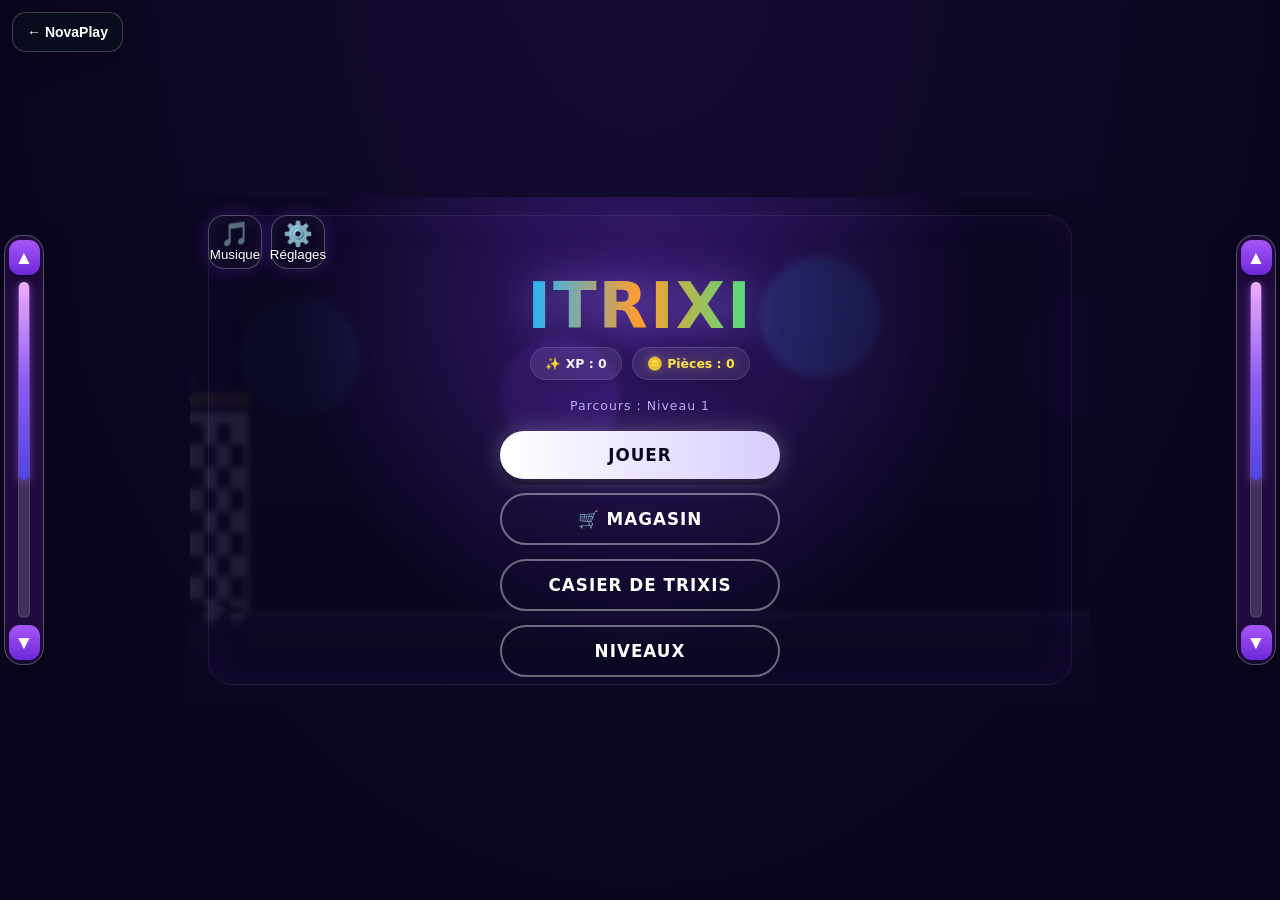
<file: Jeux/Itrixi/index.html>
<!DOCTYPE html>
<html lang="fr">
<head>
<meta http-equiv="Cache-Control" content="no-cache, no-store, must-revalidate">
<meta http-equiv="Pragma" content="no-cache">
<meta http-equiv="Expires" content="0">
<meta charset="UTF-8">
<meta name="viewport" content="width=device-width, initial-scale=1.0, maximum-scale=1.0, user-scalable=no">
<title>Itrixi</title>
<style>
  :root{
    --bg-deep:#0b0620;
    --bg-mid:#160b33;
    --grid:#2a1b55;
    --feu-a:#ff5e3a; --feu-b:#ff9d2f;
    --eau-a:#1fb6ff; --eau-b:#7bf1ff;
    --veg-a:#4ade80; --veg-b:#166534;
    --roche-a:#9ca3af; --roche-b:#4b5563;
    --elec-a:#fde047; --elec-b:#eab308;
    --text:#f4f1ff;
    --danger:#ff2d55;
  }
  *{box-sizing:border-box; -webkit-tap-highlight-color: transparent;}
  html,body{
    margin:0; padding:0; height:100%; overflow:hidden;
    background:radial-gradient(ellipse at 50% -10%, var(--bg-mid), var(--bg-deep) 70%);
    font-family: 'Segoe UI', system-ui, -apple-system, sans-serif;
    color:var(--text);
    user-select:none;
  }
  #app{
    position:relative;
    width:100vw; height:100vh;
    display:flex; align-items:center; justify-content:center;
  }
  #stage{
    position:relative;
    width:100%; max-width:900px; aspect-ratio: 16/9; max-height:100vh;
    background:linear-gradient(180deg, var(--bg-mid) 0%, var(--bg-deep) 100%);
    border-radius:0;
    overflow:hidden;
    box-shadow: 0 0 80px rgba(120,70,255,0.25) inset;
  }
  canvas{
    display:block; width:100%; height:100%;
  }

  .overlay{
    position:absolute; inset:0;
    display:flex; flex-direction:column; align-items:center; justify-content:center;
    text-align:center;
    background:rgba(11,6,32,0.72);
    backdrop-filter: blur(3px);
    padding:20px;
    z-index:5;
  }
  .hidden{display:none !important;}

  .logo{
    font-size:clamp(2.4rem, 8vw, 4rem);
    font-weight:900;
    letter-spacing:2px;
    margin:0 0 4px 0;
    background:linear-gradient(90deg, var(--eau-a), var(--feu-b), var(--veg-a));
    -webkit-background-clip:text;
    background-clip:text;
    color:transparent;
    filter: drop-shadow(0 0 18px rgba(160,120,255,0.5));
  }
  .subtitle{
    font-size:clamp(0.75rem, 2vw, 0.95rem);
    color:#b8adf0;
    letter-spacing:3px;
    text-transform:uppercase;
    margin-bottom:clamp(20px,4vw,36px);
  }

  .trixi-row{
    display:flex; gap:clamp(10px,2.2vw,20px); flex-wrap:wrap; justify-content:center;
    margin-bottom:22px;
  }
  .trixi-card{
    width:clamp(72px,13vw,104px);
    display:flex; flex-direction:column; align-items:center; gap:8px;
    cursor:pointer;
    padding:10px 6px;
    border-radius:16px;
    border:2px solid rgba(255,255,255,0.08);
    background:rgba(255,255,255,0.03);
    transition:transform .15s ease, border-color .15s ease, background .15s ease;
  }
  .trixi-card:not(.locked):hover{
    transform:translateY(-4px);
    background:rgba(255,255,255,0.08);
  }
  .trixi-card.selected{
    border-color:#fff;
    background:rgba(255,255,255,0.12);
    box-shadow:0 0 22px rgba(255,255,255,0.25);
  }
  .trixi-card.locked{
    opacity:0.45; cursor:not-allowed;
  }
  .trixi-avatar{
    width:clamp(40px,7vw,56px); height:clamp(40px,7vw,56px);
    border-radius:50%;
    position:relative;
    display:flex; align-items:center; justify-content:center;
  }
  .trixi-avatar .eye{
    position:absolute; width:14%; height:14%; background:#0b0620; border-radius:50%; top:32%;
  }
  .trixi-avatar .eye.l{left:26%;} .trixi-avatar .eye.r{right:26%;}
  .trixi-name{ font-size:clamp(0.6rem,1.6vw,0.78rem); font-weight:700; letter-spacing:0.5px;}
  .lock-icon{font-size:1.1rem; opacity:0.9;}

  .avatar-feu{ background:radial-gradient(circle at 35% 30%, var(--feu-b), var(--feu-a)); box-shadow:0 0 16px var(--feu-a);}
  .avatar-eau{ background:radial-gradient(circle at 35% 30%, var(--eau-b), var(--eau-a)); box-shadow:0 0 16px var(--eau-a);}
  .avatar-veg{ background:radial-gradient(circle at 35% 30%, var(--veg-a), var(--veg-b)); box-shadow:0 0 16px var(--veg-a);}
  .avatar-roche{ background:radial-gradient(circle at 35% 30%, var(--roche-a), var(--roche-b)); box-shadow:0 0 16px var(--roche-a);}
  .avatar-elec{ background:radial-gradient(circle at 35% 30%, var(--elec-b), var(--elec-a)); box-shadow:0 0 16px var(--elec-a);}
  .avatar-lune{ background:radial-gradient(circle at 35% 30%, #e0e7ff, #6366f1); box-shadow:0 0 16px #818cf8;}
  .avatar-soleil{ background:radial-gradient(circle at 35% 30%, #fef08a, #f59e0b); box-shadow:0 0 16px #fbbf24;}
  .avatar-glace{ background:radial-gradient(circle at 35% 30%, #e0f7ff, #38bdf8); box-shadow:0 0 16px #7dd3fc;}
  .avatar-lave{ background:radial-gradient(circle at 35% 30%, #fb923c, #7c2d12); box-shadow:0 0 16px #f97316;}
  .avatar-chat{ background:radial-gradient(circle at 35% 30%, #fcd34d, #b45309); box-shadow:0 0 16px #f59e0b;}
  .avatar-chien{ background:radial-gradient(circle at 35% 30%, #d6b58d, #7c4a20); box-shadow:0 0 16px #a97a45;}

  .btn{
    font-family:inherit;
    font-weight:800;
    letter-spacing:1px;
    text-transform:uppercase;
    font-size:clamp(0.85rem,2vw,1.05rem);
    padding:14px 38px;
    border-radius:40px;
    border:none;
    cursor:pointer;
    color:#0b0620;
    background:linear-gradient(90deg, #fff, #d8cdff);
    box-shadow:0 6px 0 rgba(0,0,0,0.25), 0 0 24px rgba(255,255,255,0.25);
    transition:transform .1s ease, box-shadow .1s ease;
  }
  .btn:active{ transform:translateY(4px); box-shadow:0 2px 0 rgba(0,0,0,0.25);}
  .btn:disabled{ opacity:0.35; cursor:not-allowed; box-shadow:none;}

  .hud{
    position:absolute; top:14px; left:0; right:0;
    display:flex; justify-content:space-between; align-items:flex-start;
    padding:0 16px;
    z-index:4;
    pointer-events:none;
    font-weight:800;
  }
  .hud .score{
    font-size:clamp(1.1rem,3vw,1.6rem);
    text-shadow:0 2px 8px rgba(0,0,0,0.6);
  }
  .hud .best{
    font-size:clamp(0.65rem,1.8vw,0.8rem);
    color:#b8adf0;
    font-weight:600;
  }

  .go-title{
    font-size:clamp(1.6rem,5vw,2.6rem);
    font-weight:900;
    color:var(--danger);
    margin:0 0 6px 0;
    text-shadow:0 0 20px rgba(255,45,85,0.6);
  }
  .go-score{ font-size:clamp(0.9rem,2.4vw,1.1rem); margin-bottom:20px; color:#e6e0ff;}
  .go-score b{ color:#fff; font-size:1.3em;}

  .win-title{
    font-size:clamp(1.6rem,5vw,2.6rem);
    font-weight:900;
    color:#fde047;
    margin:0 0 6px 0;
    text-shadow:0 0 24px rgba(253,224,71,0.6);
  }

  #tapHint{
    position:absolute; bottom:10%; left:0; right:0; text-align:center;
    font-size:clamp(0.7rem,2vw,0.9rem);
    color:rgba(255,255,255,0.55);
    letter-spacing:1px;
    z-index:4;
    pointer-events:none;
    animation: pulse 1.6s ease-in-out infinite;
  }
  @keyframes pulse{ 0%,100%{opacity:0.35;} 50%{opacity:0.85;} }

  .menu-btns{ display:flex; flex-direction:column; gap:14px; align-items:center; width:100%; max-width:280px; }
  .btn.secondary{
    background:transparent;
    color:#fff;
    border:2px solid rgba(255,255,255,0.4);
    box-shadow:none;
  }
  .btn.secondary:active{ transform:translateY(2px); }
  .btn.wide{ width:100%; }

  .level-tag{
    font-size:clamp(0.65rem,1.6vw,0.78rem);
    color:#b8adf0;
    margin-bottom:18px;
    letter-spacing:1px;
  }

  .level-row{
    display:flex; flex-direction:column; gap:14px;
    width:100%; max-width:340px;
    margin-bottom:22px;
  }
  #levelScreen{
    justify-content:flex-start;
    padding-top:6%;
  }
  #levelScreen .subtitle{
    margin-bottom:14px;
  }
  #levelScreen .level-row{
    flex:1 1 auto;
    min-height:0;
    overflow-y:auto;
    padding-right:12px;
    margin-bottom:14px;
    scrollbar-width:thin;
    scrollbar-color:rgba(167,139,250,0.6) rgba(255,255,255,0.06);
  }
  #levelScreen .level-row::-webkit-scrollbar{ width:7px; }
  #levelScreen .level-row::-webkit-scrollbar-track{
    background:rgba(255,255,255,0.06);
    border-radius:4px;
  }
  #levelScreen .level-row::-webkit-scrollbar-thumb{
    background:rgba(167,139,250,0.6);
    border-radius:4px;
  }
  #levelScreen .level-row::-webkit-scrollbar-thumb:hover{
    background:rgba(167,139,250,0.9);
  }
  .level-card{
    display:flex; align-items:center; gap:14px;
    padding:14px 18px;
    border-radius:14px;
    border:2px solid rgba(255,255,255,0.08);
    background:rgba(255,255,255,0.03);
    cursor:pointer;
    text-align:left;
    transition:transform .15s ease, border-color .15s ease, background .15s ease;
  }
  .level-card:hover{ transform:translateX(4px); background:rgba(255,255,255,0.08); }
  .level-card.active{ border-color:#fff; background:rgba(255,255,255,0.12); box-shadow:0 0 22px rgba(255,255,255,0.2); }
  .level-dot{
    width:38px; height:38px; min-width:38px; border-radius:50%;
    display:flex; align-items:center; justify-content:center;
    font-weight:900; font-size:1rem;
    color:#0b0620;
  }
  .level-info .level-name{ font-weight:800; font-size:0.92rem; }
  .level-info .level-desc{ font-size:0.72rem; color:#b8adf0; margin-top:2px; }

  .trixi-card.readonly{ cursor:default; }
  .trixi-card.readonly:hover{ transform:none; background:rgba(255,255,255,0.03); }

  .xp-bar{
    width:100%; height:6px; border-radius:4px;
    background:rgba(255,255,255,0.1);
    overflow:hidden;
    margin-top:2px;
  }
  .xp-bar-fill{
    height:100%;
    background:linear-gradient(90deg, #7c3aed, #a78bfa);
    border-radius:4px;
  }
  .xp-req{
    font-size:0.58rem;
    color:#b8adf0;
    text-align:center;
    letter-spacing:0.3px;
  }
  .menu-xp{
    font-size:clamp(0.65rem,1.6vw,0.78rem);
    color:#fde047;
    margin-bottom:6px;
    letter-spacing:1px;
    font-weight:700;
  }
  .unlock-toast{
    font-size:clamp(0.75rem,2vw,0.9rem);
    color:#fde047;
    font-weight:800;
    margin-bottom:14px;
    text-shadow:0 0 12px rgba(253,224,71,0.5);
  }
  .xp-gain{
    font-size:clamp(0.8rem,2.1vw,0.95rem);
    color:#a78bfa;
    margin-bottom:6px;
    font-weight:700;
  }

  /* ---------- Menu amélioré, boutique et monnaie ---------- */
  .overlay::before{
    content:""; position:absolute; inset:18px; border:1px solid rgba(255,255,255,.08);
    border-radius:24px; pointer-events:none; box-shadow:inset 0 0 40px rgba(124,58,237,.08);
  }
  #mainMenu{ background:radial-gradient(circle at 50% 22%, rgba(124,58,237,.34), rgba(11,6,32,.90) 58%); }
  .menu-stats{display:flex;gap:10px;flex-wrap:wrap;justify-content:center;margin:0 0 18px;z-index:1}
  .stat-pill{padding:8px 14px;border-radius:999px;background:rgba(255,255,255,.08);border:1px solid rgba(255,255,255,.12);font-size:.78rem;font-weight:800;box-shadow:0 8px 20px rgba(0,0,0,.18)}
  .coin-text{color:#fde047;text-shadow:0 0 10px rgba(253,224,71,.35)}
  .shop-grid{width:min(760px,94%);display:grid;grid-template-columns:repeat(2,minmax(0,1fr));gap:12px;max-height:58vh;overflow:auto;padding:4px 8px 12px;z-index:1}
  .shop-card{background:linear-gradient(145deg,rgba(255,255,255,.09),rgba(255,255,255,.035));border:1px solid rgba(255,255,255,.13);border-radius:18px;padding:15px;text-align:left;display:flex;gap:13px;align-items:center}
  .shop-icon{width:52px;height:52px;min-width:52px;border-radius:16px;display:grid;place-items:center;font-size:1.7rem;background:rgba(255,255,255,.09)}
  .shop-info{flex:1}.shop-name{font-weight:900}.shop-desc{font-size:.7rem;color:#c8c0ef;margin:3px 0 8px;line-height:1.35}.shop-owned{font-size:.66rem;color:#a78bfa;font-weight:800}
  .buy-btn,.use-btn{border:0;border-radius:999px;padding:8px 12px;font-weight:900;cursor:pointer;background:#fde047;color:#21170a;white-space:nowrap}.buy-btn:disabled,.use-btn:disabled{opacity:.4;cursor:not-allowed}
  .use-btn{background:#a78bfa;color:#130b2b;margin-left:5px}
  .active-power{font-size:.7rem;color:#4ade80;font-weight:800;margin-top:4px}
  .gameover-actions{display:flex;gap:10px;flex-wrap:wrap;justify-content:center;width:100%;max-width:440px}.gameover-actions .btn{flex:1;min-width:150px;padding-left:18px;padding-right:18px}
  .hud-coin{font-size:clamp(.8rem,2vw,1rem);color:#fde047;text-shadow:0 2px 8px rgba(0,0,0,.65);margin-top:3px}
  .music-on{border-color:rgba(74,222,128,.8)!important;background:rgba(74,222,128,.12)!important;color:#bbf7d0!important;box-shadow:0 0 18px rgba(74,222,128,.16)!important}
  .toast-msg{position:absolute;top:78px;left:50%;transform:translateX(-50%);z-index:9;background:rgba(11,6,32,.9);border:1px solid rgba(255,255,255,.15);border-radius:999px;padding:9px 16px;font-weight:900;pointer-events:none;animation:toastOut 1.5s forwards}
  @keyframes toastOut{0%{opacity:0;transform:translate(-50%,-8px)}15%,70%{opacity:1;transform:translate(-50%,0)}100%{opacity:0}}
  @media(max-width:620px){.shop-grid{grid-template-columns:1fr;max-height:62vh}.shop-card{padding:11px}.shop-icon{width:44px;height:44px;min-width:44px}.overlay::before{inset:8px}}

  /* ---------- Commandes rapides et écran Réglages ---------- */
  .top-left-controls{position:absolute;top:18px;left:18px;display:flex;gap:9px;z-index:8}
  .corner-btn{width:54px;height:54px;border-radius:16px;border:1px solid rgba(255,255,255,.28);background:rgba(15,8,40,.76);color:#fff;cursor:pointer;display:flex;flex-direction:column;align-items:center;justify-content:center;gap:1px;font:800 9px inherit;box-shadow:0 0 18px rgba(124,58,237,.3),inset 0 0 18px rgba(255,255,255,.05);backdrop-filter:blur(7px);transition:.15s transform,.15s border-color,.15s background}
  .corner-btn:hover{transform:translateY(-2px);border-color:#c4b5fd;background:rgba(40,22,85,.9)}
  .corner-btn:active{transform:translateY(1px)}
  .corner-btn .corner-icon{font-size:24px;line-height:1}
  .corner-btn.music-on{border-color:#4ade80!important;color:#dcfce7!important}
  .settings-panel{width:min(520px,94%);padding:22px;border-radius:24px;background:linear-gradient(145deg,rgba(35,20,76,.96),rgba(9,5,28,.96));border:1px solid rgba(255,255,255,.18);box-shadow:0 22px 70px rgba(0,0,0,.45);z-index:1}
  .settings-title{font-size:1.45rem;font-weight:900;margin-bottom:18px}
  .setting-row{padding:16px 6px;border-bottom:1px solid rgba(255,255,255,.1)}
  .setting-row:last-of-type{border-bottom:0}
  .setting-head{display:flex;justify-content:space-between;align-items:center;font-weight:800;margin-bottom:10px}
  .setting-value{color:#fde047;min-width:48px;text-align:right}
  .setting-slider{width:100%;accent-color:#a78bfa;cursor:pointer}
  .settings-actions{display:flex;gap:10px;justify-content:center;margin-top:20px;flex-wrap:wrap}
  .settings-actions .btn{padding:11px 22px;font-size:.82rem}
  #brightnessLayer{position:absolute;inset:0;background:#000;opacity:0;pointer-events:none;z-index:20}
  @media(max-width:620px){.top-left-controls{top:9px;left:9px}.corner-btn{width:46px;height:46px;border-radius:13px}.corner-btn .corner-icon{font-size:20px}.corner-btn span:last-child{font-size:7px}.settings-panel{padding:16px}}



/* ===== Correctif NovaPlay mobile v6 : défilement visible ===== */
#stage, canvas { touch-action: manipulation; }
@media (max-width: 700px), (orientation: portrait) {
  html, body { width:100%; height:100%; min-height:100dvh; overflow:hidden; }
  #app {
    width:100vw;
    height:100dvh;
    min-height:100dvh;
    display:block;
  }
  #stage {
    width:100vw;
    height:100dvh;
    max-width:none;
    max-height:none;
    aspect-ratio:auto;
    border-radius:0;
  }
  .overlay {
    justify-content:flex-start;
    overflow-y:scroll;
    overscroll-behavior:contain;
    -webkit-overflow-scrolling:touch;
    touch-action:pan-y;
    scrollbar-width:auto;
    scrollbar-color:#a78bfa rgba(255,255,255,.12);
    padding:82px 18px 40px 14px;
  }
  .overlay::-webkit-scrollbar { width:10px; }
  .overlay::-webkit-scrollbar-track {
    background:rgba(255,255,255,.10);
    border-radius:999px;
  }
  .overlay::-webkit-scrollbar-thumb {
    background:linear-gradient(#c084fc,#7c3aed);
    border:2px solid rgba(11,6,32,.75);
    border-radius:999px;
  }
  .overlay::-webkit-scrollbar-thumb:active { background:#d8b4fe; }
  #mainMenu, #gameOverScreen, #winScreen {
    justify-content:center;
  }
  #selectScreen, #levelScreen, #lockerScreen, #shopScreen, #settingsScreen {
    justify-content:flex-start;
  }
  .trixi-row { flex-wrap:wrap; margin-bottom:14px; }
  .trixi-card { width:82px; padding:8px 4px; }
  .btn { padding:13px 26px; }
  #novaplay-return-button {
    top:8px !important;
    left:8px !important;
    padding:10px 12px !important;
  }
}


/* ===== NovaPlay v7 : compatibilité mobile complète ===== */
html, body {
  width: 100%;
  min-height: 100%;
  overscroll-behavior-y: contain;
  scrollbar-width: auto;
  scrollbar-color: #a78bfa rgba(255,255,255,.12);
}
html::-webkit-scrollbar,
body::-webkit-scrollbar,
#app::-webkit-scrollbar,
#stage::-webkit-scrollbar,
.overlay::-webkit-scrollbar {
  width: 10px;
}
html::-webkit-scrollbar-track,
body::-webkit-scrollbar-track,
#app::-webkit-scrollbar-track,
#stage::-webkit-scrollbar-track,
.overlay::-webkit-scrollbar-track {
  background: rgba(255,255,255,.10);
}
html::-webkit-scrollbar-thumb,
body::-webkit-scrollbar-thumb,
#app::-webkit-scrollbar-thumb,
#stage::-webkit-scrollbar-thumb,
.overlay::-webkit-scrollbar-thumb {
  background: linear-gradient(#c084fc,#7c3aed);
  border: 2px solid rgba(11,6,32,.75);
  border-radius: 999px;
}
@media (max-width: 700px), (orientation: portrait) {
  html, body {
    height: auto !important;
    min-height: 100dvh !important;
    overflow-x: hidden !important;
    overflow-y: auto !important;
    -webkit-overflow-scrolling: touch;
    touch-action: pan-y;
  }
  #app {
    width: 100%;
    min-height: 100dvh;
    height: auto !important;
    overflow: visible !important;
    display: block !important;
  }
  #stage {
    width: 100%;
    min-height: 100dvh;
    height: 100dvh;
    max-width: none;
    max-height: none;
    aspect-ratio: auto;
    overflow-y: auto !important;
    overflow-x: hidden !important;
    -webkit-overflow-scrolling: touch;
    touch-action: pan-y;
  }
  .overlay {
    min-height: 100%;
    height: auto;
    overflow-y: auto !important;
    overflow-x: hidden !important;
    -webkit-overflow-scrolling: touch;
    touch-action: pan-y;
    overscroll-behavior-y: contain;
    padding-bottom: 90px !important;
  }
  .hud, .top-left-controls, #novaplay-return-button {
    position: fixed !important;
  }
  canvas {
    min-height: 100dvh;
    touch-action: manipulation;
  }
  button, .btn, .trixi-card, .level-card, .shop-card {
    touch-action: manipulation;
  }
}


/* ===== NovaPlay v8 : jeu mobile non étiré + menus défilables ===== */
@media (max-width: 700px), (orientation: portrait) {
  html, body {
    width: 100% !important;
    height: 100% !important;
    min-height: 100dvh !important;
    margin: 0 !important;
    overflow: hidden !important;
    touch-action: manipulation;
    background: #08031d;
  }

  #app, #stage {
    position: relative !important;
    width: 100vw !important;
    height: 100dvh !important;
    min-height: 100dvh !important;
    max-width: none !important;
    max-height: none !important;
    aspect-ratio: auto !important;
    overflow: hidden !important;
    display: block !important;
    background: #08031d;
  }

  /* Le canvas garde son vrai format 16:9 au lieu d'être allongé verticalement. */
  #game {
    position: absolute !important;
    inset: 0 !important;
    width: 100% !important;
    height: 100% !important;
    min-height: 0 !important;
    object-fit: contain !important;
    object-position: center center !important;
    display: block !important;
    touch-action: manipulation !important;
  }

  /* Tous les menus restent défilables avec le doigt. */
  .overlay {
    position: absolute !important;
    inset: 0 !important;
    width: auto !important;
    height: auto !important;
    min-height: 0 !important;
    overflow-x: hidden !important;
    overflow-y: auto !important;
    -webkit-overflow-scrolling: touch;
    touch-action: pan-y !important;
    overscroll-behavior-y: contain;
    padding-top: 82px !important;
    padding-bottom: 110px !important;
  }

  #mainMenu, #gameOverScreen, #winScreen {
    justify-content: center !important;
  }

  #selectScreen, #levelScreen, #lockerScreen,
  #shopScreen, #settingsScreen {
    justify-content: flex-start !important;
  }

  .hud, .top-left-controls, #novaplay-return-button {
    position: absolute !important;
  }

  #novaplay-return-button {
    top: 8px !important;
    left: 8px !important;
    z-index: 100 !important;
  }
}

/* Le mode paysage utilise presque tout l'écran et reste en 16:9. */
@media (max-height: 500px) and (orientation: landscape) {
  #app, #stage {
    width: 100vw !important;
    height: 100dvh !important;
    max-width: none !important;
    max-height: none !important;
  }
  #game {
    width: 100% !important;
    height: 100% !important;
    object-fit: contain !important;
  }
}


/* ===== NovaPlay v9 : boutique complète ===== */
.trixi-rarity{
  font-size:.58rem;
  font-weight:900;
  letter-spacing:.5px;
  color:#d8d2ff;
  opacity:.9;
}
.shop-grid{
  width:min(900px,96%) !important;
  grid-template-columns:repeat(3,minmax(0,1fr)) !important;
  max-height:64vh !important;
}
.shop-card{
  min-height:112px;
}
.shop-icon{
  overflow:hidden;
}
@media(max-width:850px){
  .shop-grid{grid-template-columns:repeat(2,minmax(0,1fr)) !important;}
}
@media(max-width:560px){
  .shop-grid{grid-template-columns:1fr !important;max-height:68vh !important;}
  .shop-card{min-height:98px;}
}


/* ===== Itrixi v10 : affichage mobile réellement 16:9 ===== */
@media (max-width:700px) and (orientation:portrait){
  html,body,#app{width:100%!important;height:100dvh!important;min-height:100dvh!important;overflow:hidden!important;background:#08031d!important;}
  #stage{
    position:absolute!important;
    left:0!important;
    top:50%!important;
    transform:translateY(-50%)!important;
    width:100vw!important;
    height:56.25vw!important;
    min-height:0!important;
    max-height:100dvh!important;
    aspect-ratio:16/9!important;
    overflow:hidden!important;
  }
  #game{position:absolute!important;inset:0!important;width:100%!important;height:100%!important;object-fit:fill!important;}
  .overlay{
    position:fixed!important;inset:0!important;width:100vw!important;height:100dvh!important;
    overflow-y:auto!important;overflow-x:hidden!important;-webkit-overflow-scrolling:touch!important;
    touch-action:pan-y!important;padding-top:100px!important;padding-bottom:120px!important;
  }
  .hud{position:fixed!important;top:12px!important;right:12px!important;z-index:80!important;}
  #novaplay-return-button{position:fixed!important;top:12px!important;left:12px!important;z-index:100!important;}
}
#itrixi-version-badge{position:fixed;right:8px;bottom:8px;z-index:9999;padding:5px 8px;border-radius:999px;background:rgba(124,58,237,.85);color:white;font:700 11px system-ui;pointer-events:none;}


.np-side-elevator{
  position:fixed;top:50%;transform:translateY(-50%);
  width:40px;height:min(74vh,430px);z-index:99999;
  display:flex;flex-direction:column;align-items:center;
  padding:4px;border-radius:18px;
  background:rgba(35,14,66,.88);
  border:1px solid rgba(255,255,255,.28);
  box-shadow:0 10px 28px rgba(0,0,0,.38);
  backdrop-filter:blur(7px);-webkit-backdrop-filter:blur(7px);
  user-select:none;touch-action:none
}
.np-side-elevator.left{left:max(4px,env(safe-area-inset-left))}
.np-side-elevator.right{right:max(4px,env(safe-area-inset-right))}
.np-elevator-arrow{
  width:31px;height:35px;flex:0 0 35px;border:0;border-radius:11px;
  background:linear-gradient(#a855f7,#6d28d9);color:#fff;
  font-size:19px;font-weight:900;cursor:pointer;
  box-shadow:0 4px 12px rgba(0,0,0,.28)
}
.np-elevator-arrow:active{transform:scale(.92)}
.np-elevator-track{
  position:relative;width:12px;flex:1;margin:7px 0;
  border-radius:999px;background:rgba(255,255,255,.15);
  box-shadow:inset 0 0 0 1px rgba(255,255,255,.12)
}
.np-elevator-thumb{
  position:absolute;left:1px;top:0;width:10px;min-height:38px;
  border-radius:999px;background:linear-gradient(#f0abfc,#8b5cf6,#4f46e5);
  box-shadow:0 2px 10px rgba(168,85,247,.65);cursor:grab
}
.np-elevator-thumb.dragging{cursor:grabbing}


/* ===== NovaPlay v15 : correction Casier + écran Jouer ===== */
@media (max-width:700px), (orientation:portrait), (max-height:560px) {
  /* Les éléments ne doivent plus se compresser pour rentrer artificiellement. */
  #mainMenu > *,
  #lockerScreen > * {
    flex-shrink: 0 !important;
  }

  /* Ces deux écrans deviennent de vrais conteneurs défilables. */
  #mainMenu,
  #lockerScreen {
    justify-content: flex-start !important;
    overflow-y: auto !important;
    overflow-x: hidden !important;
    min-height: 0 !important;
    height: 100% !important;
    box-sizing: border-box !important;
    -webkit-overflow-scrolling: touch !important;
    touch-action: pan-y !important;
  }

  #mainMenu {
    padding-top: 78px !important;
    padding-bottom: 115px !important;
  }

  #lockerScreen {
    padding-top: 72px !important;
    padding-bottom: 115px !important;
  }

  #lockerRow {
    width: 100% !important;
    flex: 0 0 auto !important;
    min-height: max-content !important;
    padding-bottom: 18px !important;
  }

  #mainMenu .menu-btns,
  #mainMenu .logo,
  #mainMenu .subtitle,
  #mainMenu .level-tag {
    flex: 0 0 auto !important;
  }
}


/* ===== NovaPlay v16 : écran Choisir un Trixi défilable ===== */
@media (max-width:700px), (orientation:portrait), (max-height:560px) {
  #selectScreen {
    display: flex !important;
    justify-content: flex-start !important;
    align-items: center !important;
    overflow-y: auto !important;
    overflow-x: hidden !important;
    height: 100% !important;
    min-height: 0 !important;
    box-sizing: border-box !important;
    padding-top: 72px !important;
    padding-bottom: 130px !important;
    -webkit-overflow-scrolling: touch !important;
    touch-action: pan-y !important;
  }

  #selectScreen.hidden {
    display: none !important;
  }

  #selectScreen > * {
    flex-shrink: 0 !important;
  }

  #trixiRow {
    width: 100% !important;
    min-height: max-content !important;
    height: auto !important;
    flex: 0 0 auto !important;
    overflow: visible !important;
    padding-bottom: 24px !important;
  }

  #selectBackBtn {
    flex: 0 0 auto !important;
    margin-bottom: 34px !important;
  }

  /* Les cartes restent cliquables pendant le défilement. */
  #trixiRow,
  #trixiRow * {
    touch-action: manipulation !important;
  }
}


/* ===== NovaPlay v17 : tout l'écran Choisir un Trixi défile ensemble ===== */
#selectScreen {
  overflow-y: auto !important;
  overflow-x: hidden !important;
  justify-content: flex-start !important;
  align-items: stretch !important;
  overscroll-behavior: contain !important;
  -webkit-overflow-scrolling: touch !important;
  touch-action: pan-y !important;
}

#selectScrollContent {
  width: 100% !important;
  min-height: max-content !important;
  height: auto !important;
  display: flex !important;
  flex-direction: column !important;
  align-items: center !important;
  justify-content: flex-start !important;
  flex: 0 0 auto !important;
  padding: 72px 18px 150px !important;
  box-sizing: border-box !important;
}

#selectScrollContent > * {
  flex: 0 0 auto !important;
}

#trixiRow {
  width: 100% !important;
  height: auto !important;
  min-height: max-content !important;
  overflow: visible !important;
  flex: 0 0 auto !important;
  margin-bottom: 28px !important;
}

#selectActions {
  display: flex !important;
  flex-direction: column !important;
  align-items: center !important;
  gap: 12px !important;
  width: 100% !important;
  min-height: 150px !important;
  padding-bottom: 60px !important;
  flex: 0 0 auto !important;
}

#selectActions .btn {
  flex: 0 0 auto !important;
  min-width: 180px !important;
}

@media (max-width:700px), (orientation:portrait), (max-height:560px) {
  #selectScrollContent {
    padding-top: 64px !important;
    padding-bottom: 180px !important;
  }

  #trixiRow {
    margin-bottom: 34px !important;
  }

  #selectActions {
    min-height: 180px !important;
    padding-bottom: 90px !important;
  }
}


/* ===== NovaPlay v18 : Casier de Trixis entièrement défilable ===== */
#lockerScreen {
  overflow-y: auto !important;
  overflow-x: hidden !important;
  justify-content: flex-start !important;
  align-items: stretch !important;
  overscroll-behavior: contain !important;
  -webkit-overflow-scrolling: touch !important;
  touch-action: pan-y !important;
}

#lockerScrollContent {
  width: 100% !important;
  min-height: max-content !important;
  height: auto !important;
  display: flex !important;
  flex-direction: column !important;
  align-items: center !important;
  justify-content: flex-start !important;
  flex: 0 0 auto !important;
  padding: 72px 18px 180px !important;
  box-sizing: border-box !important;
}

#lockerScrollContent > * {
  flex: 0 0 auto !important;
}

#lockerRow {
  width: 100% !important;
  height: auto !important;
  min-height: max-content !important;
  overflow: visible !important;
  flex: 0 0 auto !important;
  margin-bottom: 34px !important;
}

#lockerBackBtn {
  flex: 0 0 auto !important;
  min-width: 180px !important;
  margin-top: 16px !important;
  margin-bottom: 100px !important;
}

@media (max-width:700px), (orientation:portrait), (max-height:560px) {
  #lockerScrollContent {
    padding-top: 64px !important;
    padding-bottom: 220px !important;
  }

  #lockerBackBtn {
    margin-bottom: 130px !important;
  }
}


/* ===== NovaPlay v26 : accueil Itrixi défilable sur mobile ===== */
@media (max-width:700px), (orientation:portrait), (max-height:560px) {
  #mainMenu {
    overflow-y: auto !important;
    overflow-x: hidden !important;
    justify-content: flex-start !important;
    align-items: center !important;
    height: 100% !important;
    min-height: 0 !important;
    box-sizing: border-box !important;
    padding-top: 72px !important;
    padding-bottom: 180px !important;
    -webkit-overflow-scrolling: touch !important;
    touch-action: pan-y !important;
    overscroll-behavior: contain !important;
  }

  #mainMenu > * {
    flex-shrink: 0 !important;
  }

  #mainMenu .menu-btns,
  #mainMenu .logo,
  #mainMenu .subtitle,
  #mainMenu .level-tag {
    flex: 0 0 auto !important;
  }
}


/* ===== NovaPlay v28 : vrai accueil Itrixi (mainMenu) ===== */
#mainMenu {
  overflow-y: auto !important;
  overflow-x: hidden !important;
  justify-content: flex-start !important;
  align-items: center !important;
  height: 100% !important;
  min-height: 0 !important;
  box-sizing: border-box !important;
  padding-top: 72px !important;
  padding-bottom: 240px !important;
  -webkit-overflow-scrolling: touch !important;
  touch-action: pan-y !important;
  overscroll-behavior: contain !important;
}

#mainMenu > * {
  flex-shrink: 0 !important;
}

#mainMenu .menu-btns {
  flex: 0 0 auto !important;
  padding-bottom: 140px !important;
}

@media (max-width:700px), (orientation:portrait), (max-height:560px) {
  #mainMenu {
    padding-top: 70px !important;
    padding-bottom: 300px !important;
  }

  #mainMenu .menu-btns {
    padding-bottom: 180px !important;
  }
}

</style>
</head>
<body>
<div id="app">
  <div id="stage">
    <canvas id="game"></canvas>

    <div class="hud" id="hud" style="display:none;">
      <div>
        <div class="score" id="scoreLabel">0 m</div>
        <div class="hud-coin" id="runCoinLabel">🪙 0</div>
      </div>
      <div class="best" id="bestLabel">Meilleur : 0 m</div>
    </div>

    <div id="tapHint" class="hidden">Touche / Clique pour sauter</div>

    <!-- Main menu -->
    <div class="overlay" id="mainMenu">
      <div class="top-left-controls">
        <button class="corner-btn" id="menuMusicBtn" title="Changer la musique"><span class="corner-icon">🎵</span><span>Musique</span></button>
        <button class="corner-btn" id="menuSettingsBtn" title="Ouvrir les réglages"><span class="corner-icon">⚙️</span><span>Réglages</span></button>
      </div>
      <div class="logo">ITRIXI</div>
      <div class="menu-stats">
        <div class="stat-pill" id="menuXpTag">✨ XP : 0</div>
        <div class="stat-pill coin-text" id="menuCoinTag">🪙 Pièces : 0</div>
      </div>
      <div class="level-tag" id="menuLevelTag">Parcours : Niveau 1</div>
      <div class="menu-btns">
        <button class="btn wide" id="menuPlayBtn">Jouer</button>
        <button class="btn secondary wide" id="menuShopBtn">🛒 Magasin</button>
        <button class="btn secondary wide" id="menuLockerBtn">Casier de Trixis</button>
        <button class="btn secondary wide" id="menuLevelsBtn">Niveaux</button>
      </div>
    </div>



    <!-- Settings screen -->
    <div class="overlay hidden" id="settingsScreen">
      <div class="settings-panel">
        <div class="settings-title">⚙️ Réglages</div>
        <div class="setting-row">
          <div class="setting-head"><span>☀️ Luminosité</span><span class="setting-value" id="brightnessValue">100 %</span></div>
          <input class="setting-slider" id="brightnessSlider" type="range" min="35" max="100" value="100" step="1">
        </div>
        <div class="setting-row">
          <div class="setting-head"><span>🔊 Volume de la musique</span><span class="setting-value" id="volumeValue">70 %</span></div>
          <input class="setting-slider" id="volumeSlider" type="range" min="0" max="100" value="70" step="1">
        </div>
        <div class="settings-actions">
          <button class="btn secondary" id="resetSettingsBtn">Réinitialiser</button>
          <button class="btn" id="settingsBackBtn">Retour</button>
        </div>
      </div>
    </div>

    <!-- Shop screen -->
    <div class="overlay hidden" id="shopScreen">
      <div class="subtitle">Magasin</div>
      <div class="menu-stats">
        <div class="stat-pill coin-text" id="shopCoinTag">🪙 Pièces : 0</div>
        <div class="stat-pill" id="activePowerTag">Aucun pouvoir activé</div>
      </div>
      <div class="shop-grid" id="shopGrid"></div>
      <button class="btn secondary" id="shopBackBtn" style="margin-top:10px;">Retour</button>
    </div>

    <!-- Trixi locker / collection screen -->
    <div class="overlay hidden" id="lockerScreen">
      <div id="lockerScrollContent">
        <div class="subtitle">Casier de Trixis</div>
        <div class="trixi-row" id="lockerRow"></div>
        <button class="btn secondary" id="lockerBackBtn">Retour</button>
      </div>
    </div>

    <!-- Level select screen -->
    <div class="overlay hidden" id="levelScreen">
      <div class="subtitle">Choisis un parcours</div>
      <div class="level-row" id="levelRow"></div>
      <button class="btn secondary" id="levelBackBtn">Retour</button>
    </div>

    <!-- Character select screen -->
    <div class="overlay hidden" id="selectScreen">
      <div id="selectScrollContent">
        <div class="logo">ITRIXI</div>
        <div class="subtitle">Choisis ton Trixi</div>
        <div class="trixi-row" id="trixiRow"></div>
        <div id="selectActions">
          <button class="btn" id="startBtn" disabled>Jouer</button>
          <button class="btn secondary" id="selectBackBtn">Retour</button>
        </div>
      </div>
    </div>

    <!-- Game over screen -->
    <div class="overlay hidden" id="gameOverScreen">
      <div class="go-title">Perdu !</div>
      <div class="go-score">Distance : <b id="finalScore">0</b> m</div>
      <div class="xp-gain" id="xpGainLabel">+0 XP</div>
      <div class="unlock-toast hidden" id="unlockToast"></div>
      <div class="gameover-actions">
        <button class="btn" id="retryBtn">Rejouer</button>
        <button class="btn" id="useLifeBtn">❤️ Utiliser une vie</button>
        <button class="btn secondary" id="gameOverMenuBtn">Menu</button>
      </div>
    </div>

    <!-- Victory screen -->
    <div class="overlay hidden" id="victoryScreen">
      <div class="win-title">🏁 Parcours terminé !</div>
      <div class="go-score">Distance : <b id="winFinalScore">400</b> m</div>
      <div class="xp-gain" id="winXpGainLabel">+0 XP</div>
      <div class="unlock-toast hidden" id="winUnlockToast"></div>
      <div class="menu-btns">
        <button class="btn wide hidden" id="nextLevelBtn">Niveau suivant</button>
        <button class="btn wide" id="winRetryBtn">Rejouer</button>
        <button class="btn secondary wide" id="winMenuBtn">Menu</button>
      </div>
    </div>
    <div id="brightnessLayer"></div>
  </div>
</div>

<script>
(function(){
  "use strict";

  // ---------- Trixi roster ----------
  const TRIXIS = [
    { id:"feu", name:"Trixi de Feu", rarity:"Commun", colorA:"#ff9d2f", colorB:"#ff5e3a", cls:"avatar-feu", unlocked:true, particle:"#ff8a3d", shopPrice:0 },
    { id:"eau", name:"Trixi d'Eau", rarity:"Commun", colorA:"#7bf1ff", colorB:"#1fb6ff", cls:"avatar-eau", unlocked:true, particle:"#4fd6ff", shopPrice:0 },
    { id:"veg", name:"Trixi Nature", rarity:"Commun", colorA:"#4ade80", colorB:"#166534", cls:"avatar-veg", unlocked:true, particle:"#4ade80", shopPrice:0 },

    { id:"roche", name:"Trixi Roche", rarity:"Commun", colorA:"#cbd5e1", colorB:"#475569", cls:"avatar-roche", unlocked:false, particle:"#94a3b8", xpNeeded:800, shopPrice:90 },
    { id:"elec", name:"Trixi Électrique", rarity:"Rare", colorA:"#fef08a", colorB:"#eab308", cls:"avatar-elec", unlocked:false, particle:"#fde047", xpNeeded:1300, shopPrice:130 },
    { id:"lune", name:"Trixi Lune", rarity:"Rare", colorA:"#e0e7ff", colorB:"#6366f1", cls:"avatar-lune", unlocked:false, particle:"#c7d2fe", xpNeeded:1900, shopPrice:160 },
    { id:"soleil", name:"Trixi Soleil", rarity:"Rare", colorA:"#fff7ae", colorB:"#f59e0b", cls:"avatar-soleil", unlocked:false, particle:"#fde68a", xpNeeded:2600, shopPrice:190 },
    { id:"glace", name:"Trixi Glace", rarity:"Rare", colorA:"#ecfeff", colorB:"#38bdf8", cls:"avatar-glace", unlocked:false, particle:"#bae6fd", xpNeeded:3400, shopPrice:220 },
    { id:"lave", name:"Trixi Lave", rarity:"Épique", colorA:"#fb923c", colorB:"#7c2d12", cls:"avatar-lave", unlocked:false, particle:"#f97316", xpNeeded:4300, shopPrice:270 },
    { id:"chat", name:"Trixi Chat", rarity:"Épique", colorA:"#fcd34d", colorB:"#b45309", cls:"avatar-chat", unlocked:false, particle:"#fbbf24", xpNeeded:5300, shopPrice:300 },
    { id:"chien", name:"Trixi Chien", rarity:"Épique", colorA:"#d6b58d", colorB:"#7c4a20", cls:"avatar-chien", unlocked:false, particle:"#c69c6d", xpNeeded:6400, shopPrice:320 },

    { id:"vent", name:"Trixi Vent", rarity:"Commun", colorA:"#d1fae5", colorB:"#10b981", cls:"", unlocked:false, particle:"#6ee7b7", xpNeeded:7200, shopPrice:120 },
    { id:"ombre", name:"Trixi Ombre", rarity:"Rare", colorA:"#64748b", colorB:"#111827", cls:"", unlocked:false, particle:"#94a3b8", xpNeeded:8100, shopPrice:210 },
    { id:"fantome", name:"Trixi Fantôme", rarity:"Épique", colorA:"#f5f3ff", colorB:"#8b5cf6", cls:"", unlocked:false, particle:"#ddd6fe", xpNeeded:9000, shopPrice:340 },
    { id:"robot", name:"Trixi Robot", rarity:"Épique", colorA:"#cbd5e1", colorB:"#0f766e", cls:"", unlocked:false, particle:"#5eead4", xpNeeded:10000, shopPrice:370 },
    { id:"dragon", name:"Trixi Dragon", rarity:"Légendaire", colorA:"#f87171", colorB:"#7f1d1d", cls:"", unlocked:false, particle:"#ef4444", xpNeeded:11200, shopPrice:520 },
    { id:"galaxie", name:"Trixi Galaxie", rarity:"Légendaire", colorA:"#c084fc", colorB:"#312e81", cls:"", unlocked:false, particle:"#a78bfa", xpNeeded:12500, shopPrice:560 },
    { id:"cosmique", name:"Trixi Cosmique", rarity:"Mythique", colorA:"#67e8f9", colorB:"#7e22ce", cls:"", unlocked:false, particle:"#e879f9", xpNeeded:14000, shopPrice:750 },
    { id:"or", name:"Trixi d'Or", rarity:"Légendaire", colorA:"#fef3c7", colorB:"#d97706", cls:"", unlocked:false, particle:"#fbbf24", xpNeeded:15600, shopPrice:600 },
    { id:"diamant", name:"Trixi Diamant", rarity:"Mythique", colorA:"#ecfeff", colorB:"#0891b2", cls:"", unlocked:false, particle:"#a5f3fc", xpNeeded:17400, shopPrice:820 },
    { id:"arcenciel", name:"Trixi Arc-en-ciel", rarity:"Mythique", colorA:"#fb7185", colorB:"#22d3ee", cls:"", unlocked:false, particle:"#f0abfc", xpNeeded:19400, shopPrice:900 },
    { id:"ninja", name:"Trixi Ninja", rarity:"Épique", colorA:"#475569", colorB:"#020617", cls:"", unlocked:false, particle:"#94a3b8", xpNeeded:21600, shopPrice:390 },
    { id:"pirate", name:"Trixi Pirate", rarity:"Épique", colorA:"#f59e0b", colorB:"#78350f", cls:"", unlocked:false, particle:"#fbbf24", xpNeeded:24000, shopPrice:410 },
    { id:"roi", name:"Trixi Roi", rarity:"Légendaire", colorA:"#fde68a", colorB:"#7c3aed", cls:"", unlocked:false, particle:"#facc15", xpNeeded:26600, shopPrice:650 },
    { id:"alien", name:"Trixi Alien", rarity:"Rare", colorA:"#bef264", colorB:"#3f6212", cls:"", unlocked:false, particle:"#a3e635", xpNeeded:29400, shopPrice:250 },
    { id:"bonbon", name:"Trixi Bonbon", rarity:"Rare", colorA:"#f9a8d4", colorB:"#db2777", cls:"", unlocked:false, particle:"#fbcfe8", xpNeeded:32400, shopPrice:260 },
    { id:"ocean", name:"Trixi Océan", rarity:"Épique", colorA:"#22d3ee", colorB:"#1e3a8a", cls:"", unlocked:false, particle:"#67e8f9", xpNeeded:35600, shopPrice:440 },
    { id:"tempete", name:"Trixi Tempête", rarity:"Légendaire", colorA:"#cbd5e1", colorB:"#4338ca", cls:"", unlocked:false, particle:"#818cf8", xpNeeded:39000, shopPrice:690 },
    { id:"neon", name:"Trixi Néon", rarity:"Légendaire", colorA:"#22d3ee", colorB:"#db2777", cls:"", unlocked:false, particle:"#2dd4bf", xpNeeded:42600, shopPrice:720 },
    { id:"nova", name:"Trixi Nova", rarity:"Mythique", colorA:"#ffffff", colorB:"#6d28d9", cls:"", unlocked:false, particle:"#c4b5fd", xpNeeded:46500, shopPrice:1000 }
  ];

  let selectedTrixi = null;
  let bestScore = 0;
  let totalXP = 0;
  let coins = 0;
  let runCoins = 0;
  let extraLives = 0;
  let potion2 = 0;
  let potion3 = 0;
  let helmetOwned = false;
  let queuedBoost = 1;
  let purchasedTrixis = new Set();
  let currentSpeedMultiplier = 1;
  let deathSnapshot = null;

  // ---------- Levels ----------
  const LEVELS = [
    { id:0,  name:"Niveau 0",  desc:"Infini — obstacles aléatoires ∞", speed:4.6, accent:"#facc15", xpMult:1.5, infinite:true, dotLabel:"∞" },
    { id:1,  name:"Niveau 1",  desc:"Plaine — parcours simple",       speed:4.0, accent:"#4ade80", xpMult:1.0 },
    { id:2,  name:"Niveau 2",  desc:"Collines — premiers pièges",     speed:4.6, accent:"#22d3ee", xpMult:1.2 },
    { id:3,  name:"Niveau 3",  desc:"Grotte — rochers en approche",   speed:5.2, accent:"#60a5fa", xpMult:1.4 },
    { id:4,  name:"Niveau 4",  desc:"Falaise — sauts rapprochés",     speed:5.8, accent:"#818cf8", xpMult:1.6 },
    { id:5,  name:"Niveau 5",  desc:"Marécage — tous les pièges",     speed:6.4, accent:"#a78bfa", xpMult:1.8 },
    { id:6,  name:"Niveau 6",  desc:"Ravin — cadence soutenue",       speed:7.0, accent:"#f472b6", xpMult:2.0 },
    { id:7,  name:"Niveau 7",  desc:"Volcan — chaleur intense",       speed:7.6, accent:"#fb7185", xpMult:2.2 },
    { id:8,  name:"Niveau 8",  desc:"Tempête — enchaînements serrés", speed:8.2, accent:"#ff5e3a", xpMult:2.4 },
    { id:9,  name:"Niveau 9",  desc:"Abysse — rythme extrême",        speed:8.8, accent:"#f59e0b", xpMult:2.6 },
    { id:10, name:"Niveau 10", desc:"Chaos — parcours ultime",        speed:9.4, accent:"#ef4444", xpMult:2.8 },
  ];
  let selectedLevel = LEVELS[1];

  function getNextLevel(){
    const idx = LEVELS.findIndex(l => l.id === selectedLevel.id);
    if(idx === -1 || idx === LEVELS.length - 1) return null;
    return LEVELS[idx + 1];
  }

  // ---------- Fixed level patterns (deterministic — same course every time) ----------
  function P(type, gap, extra){ return Object.assign({ type, gap }, extra||{}); }

  const LEVEL_PATTERNS = {
    1: [ // simple mais varié : piques seules, piques doubles et petits trous
      P("spike",430,{count:1}), P("spike",410,{count:1}), P("spike",420,{count:2}),
      P("pit",400,{w:55}), P("spike",410,{count:1}), P("spike",430,{count:2}),
      P("pit",410,{w:60}), P("spike",400,{count:1}), P("spike",420,{count:1}),
      P("spike",410,{count:2}), P("pit",400,{w:55}), P("spike",420,{count:1}),
    ],
    2: [ // pièges de lave et trous, toujours en solo
      P("spike",400,{count:1}), P("pit",380,{w:65}), P("spike",390,{count:1}),
      P("lava",370,{w:60}), P("spike",400,{count:1}), P("spike",380,{count:2}),
      P("pit",380,{w:70}), P("spike",390,{count:1}), P("lava",370,{w:65}),
      P("spike",400,{count:1}),
    ],
    3: [ // les rochers font leur apparition
      P("spike",360,{count:1}), P("lava",350,{w:65}), P("rock",340,{}),
      P("spike",350,{count:1}), P("pit",340,{w:80}), P("spike",330,{count:2}),
      P("rock",350,{}), P("lava",340,{w:70}), P("spike",350,{count:1}),
      P("pit",330,{w:85}),
    ],
    4: [
      P("spike",320,{count:2}), P("pit",310,{w:90}), P("spike",300,{count:1}),
      P("rock",310,{}), P("lava",300,{w:75}), P("spike",310,{count:2}),
      P("pit",300,{w:95}), P("rock",310,{}), P("spike",300,{count:1}),
      P("lava",300,{w:80}),
    ],
    5: [ // tous les pièges se mélangent
      P("spike",290,{count:2}), P("lava",280,{w:80}), P("rock",280,{}),
      P("pit",290,{w:100}), P("spike",290,{count:3}), P("rock",270,{}),
      P("lava",280,{w:85}), P("pit",280,{w:105}), P("spike",270,{count:2}),
      P("rock",280,{}),
    ],
    6: [
      P("spike",270,{count:3}), P("pit",260,{w:110}), P("lava",260,{w:90}),
      P("rock",250,{}), P("spike",260,{count:2}), P("rock",250,{}),
      P("pit",260,{w:115}), P("lava",250,{w:95}), P("spike",260,{count:3}),
      P("rock",250,{}),
    ],
    7: [
      P("spike",250,{count:3}), P("rock",240,{}), P("lava",240,{w:95}),
      P("pit",250,{w:120}), P("spike",230,{count:2}), P("rock",240,{}),
      P("spike",240,{count:3}), P("pit",230,{w:125}), P("lava",240,{w:100}),
      P("rock",230,{}),
    ],
    8: [
      P("spike",235,{count:4}), P("pit",225,{w:130}), P("rock",220,{}),
      P("lava",225,{w:105}), P("spike",220,{count:3}), P("rock",220,{}),
      P("pit",225,{w:135}), P("spike",220,{count:4}), P("lava",215,{w:110}),
      P("rock",220,{}),
    ],
    9: [
      P("spike",215,{count:4}), P("lava",210,{w:115}), P("rock",205,{}),
      P("pit",210,{w:140}), P("spike",205,{count:3}), P("rock",205,{}),
      P("spike",210,{count:4}), P("pit",205,{w:145}), P("lava",205,{w:120}),
      P("rock",200,{}),
    ],
    10: [ // parcours ultime, cadence maximale
      P("spike",200,{count:4}), P("rock",195,{}), P("pit",195,{w:150}),
      P("lava",195,{w:125}), P("spike",195,{count:5}), P("rock",190,{}),
      P("pit",195,{w:155}), P("spike",190,{count:4}), P("lava",190,{w:130}),
      P("rock",190,{}), P("spike",195,{count:5}), P("pit",190,{w:150}),
    ],
  };

  // ---------- Build select screen ----------
  const trixiRow = document.getElementById("trixiRow");
  function renderTrixiRow(){
    trixiRow.innerHTML = "";
    TRIXIS.forEach(t=>{
      const card = document.createElement("div");
      card.className = "trixi-card" + (t.unlocked?"":" locked");
      card.innerHTML = `
        <div class="trixi-avatar ${t.cls}" style="background:radial-gradient(circle at 35% 30%, ${t.colorA}, ${t.colorB});box-shadow:0 0 16px ${t.particle};">
          ${t.unlocked ? '<div class="eye l"></div><div class="eye r"></div>' : '<span class="lock-icon">🔒</span>'}
        </div>
        <div class="trixi-name">${t.name}</div><div class="trixi-rarity rarity-${t.rarity.toLowerCase().normalize("NFD").replace(/[\u0300-\u036f]/g,"")}">${t.rarity}</div>
      `;
      if(t.unlocked){
        if(selectedTrixi && selectedTrixi.id === t.id) card.classList.add("selected");
        card.addEventListener("click", ()=>{
          trixiRow.querySelectorAll(".trixi-card").forEach(c=>c.classList.remove("selected"));
          card.classList.add("selected");
          selectedTrixi = t;
          document.getElementById("startBtn").disabled = false;
          saveProgress();
          // Sur mobile comme sur ordinateur : toucher le Trixi lance immédiatement la partie.
          startGame();
        });
      }
      trixiRow.appendChild(card);
    });
  }
  renderTrixiRow();

  // ---------- Build locker screen ----------
  const lockerRow = document.getElementById("lockerRow");
  function renderLockerRow(){
    lockerRow.innerHTML = "";
    TRIXIS.forEach(t=>{
      const card = document.createElement("div");
      card.className = "trixi-card readonly" + (t.unlocked?"":" locked");
      const progressPct = t.unlocked ? 100 : Math.min(100, Math.floor((totalXP / t.xpNeeded)*100));
      card.innerHTML = `
        <div class="trixi-avatar ${t.cls}" style="background:radial-gradient(circle at 35% 30%, ${t.colorA}, ${t.colorB});box-shadow:0 0 16px ${t.particle};">
          ${t.unlocked ? '<div class="eye l"></div><div class="eye r"></div>' : '<span class="lock-icon">🔒</span>'}
        </div>
        <div class="trixi-name">${t.name}</div><div class="trixi-rarity">${t.rarity}</div>
        ${t.unlocked ? "" : `
          <div class="xp-bar"><div class="xp-bar-fill" style="width:${progressPct}%;"></div></div>
          <div class="xp-req">${Math.min(totalXP,t.xpNeeded)} / ${t.xpNeeded} XP</div>
        `}
      `;
      lockerRow.appendChild(card);
    });
  }
  renderLockerRow();

  // ---------- XP / unlock system ----------
  function checkUnlocks(){
    const newlyUnlocked = [];
    TRIXIS.forEach(t=>{
      if(!t.unlocked && t.xpNeeded && totalXP >= t.xpNeeded){
        t.unlocked = true;
        newlyUnlocked.push(t);
      }
    });
    if(newlyUnlocked.length){
      renderTrixiRow();
      renderLockerRow();
    }
    return newlyUnlocked;
  }

  // ---------- Build level screen ----------
  const levelRow = document.getElementById("levelRow");
  function renderLevelCards(){
    levelRow.innerHTML = "";
    LEVELS.forEach(lv=>{
      const card = document.createElement("div");
      card.className = "level-card" + (selectedLevel.id === lv.id ? " active" : "");
      card.innerHTML = `
        <div class="level-dot" style="background:${lv.accent};">${lv.dotLabel || lv.id}</div>
        <div class="level-info">
          <div class="level-name">${lv.name}</div>
          <div class="level-desc">${lv.desc}</div>
        </div>
      `;
      card.addEventListener("click", ()=>{
        selectedLevel = lv;
        document.getElementById("menuLevelTag").textContent = "Parcours : " + lv.name;
        renderLevelCards();
        saveProgress();
        if(selectedTrixi){
          startGame();
        } else {
          goSelect();
        }
      });
      levelRow.appendChild(card);
    });
  }
  renderLevelCards();

  // ---------- Canvas setup ----------
  const stage = document.getElementById("stage");
  const canvas = document.getElementById("game");
  const ctx = canvas.getContext("2d");
  const W = 900, H = 506; // logical resolution (16:9)
  canvas.width = W; canvas.height = H;

  const GROUND_Y = H - 90;
  const GRAVITY = 0.62;
  const JUMP_VELOCITY = -12.4;
  const WIN_DISTANCE = 400;
  const BASE_SPEED = 4.6;

  let state = "menu"; // menu | locker | levelSelect | select | playing | gameover
  let speed = BASE_SPEED;
  let distance = 0;
  let elapsed = 0;
  let bgOffset = 0;

  // ---------- Player ----------
  const player = {
    x: 130, y: 0, size: 40,
    vy: 0, onGround: true, jumping:false,
    rot: 0
  };

  function resetPlayer(){
    player.y = GROUND_Y - player.size;
    player.vy = 0;
    player.onGround = true;
    player.rot = 0;
  }

  // ---------- Obstacles ----------
  // types: spike, lava, pit, rock
  let obstacles = [];
  let particles = [];
  let coinPickups = [];
  let floatingPlatforms = [];
  let nextPlatformX = W + 420;
  let nextCoinX = W + 180;
  let nextSpawnX = W + 200;
  let patternQueue = [];

  // distance (m) and pixel-scroll are linked by the same factor used in update(): distance += speed*(dt/16.67)*0.09
  const PIXELS_PER_METER = 1 / 0.09;
  let finishLine = { x: 0 };

  // ---------- Mort progressive (s'enfonce dans la lave / tombe dans le trou) ----------
  const DEATH_ANIM_MS = 620;
  let dying = false;
  let deathType = null;
  let deathTimer = 0;

  function resetGame(){
    obstacles = [];
    particles = [];
    coinPickups = [];
    floatingPlatforms = [];
    nextPlatformX = W + 380;
    runCoins = 0;
    nextCoinX = W + 160;
    distance = 0;
    elapsed = 0;
    currentSpeedMultiplier = (helmetOwned ? 1.05 : 1) * queuedBoost;
    queuedBoost = 1;
    speed = selectedLevel.speed * currentSpeedMultiplier;
    bgOffset = 0;
    nextSpawnX = W + 300;
    lastObstacleWidth = 0;
    patternQueue = selectedLevel.infinite ? [] : LEVEL_PATTERNS[selectedLevel.id].slice();
    finishLine = { x: selectedLevel.infinite ? -99999 : player.x + WIN_DISTANCE * PIXELS_PER_METER };
    dying = false;
    deathType = null;
    deathTimer = 0;
    resetPlayer();
  }

  let lastObstacleWidth = 0;

  function spawnObstacleRandom(){
    // niveau infini : obstacles générés au hasard, écart resserré peu à peu avec la vitesse
    const minGapBase = 230;
    const gap = minGapBase + Math.random()*180 + speed*10;
    nextSpawnX += lastObstacleWidth + gap;

    const r = Math.random();
    let type;
    if(r < 0.34) type = "spike";
    else if(r < 0.55) type = "lava";
    else if(r < 0.78) type = "pit";
    else type = "rock";

    if(type === "spike"){
      const count = 1 + (Math.random()<0.35 ? 1: 0);
      obstacles.push({ type, x: nextSpawnX, w: 34*count, h:38, count });
      lastObstacleWidth = 34*count;
    } else if(type === "lava"){
      const w = 90 + Math.random()*70;
      obstacles.push({ type, x: nextSpawnX, w, h: 26 });
      lastObstacleWidth = w;
    } else if(type === "pit"){
      const w = 100 + Math.random()*60 + speed*4;
      obstacles.push({ type, x: nextSpawnX, w });
      lastObstacleWidth = w;
    } else if(type === "rock"){
      obstacles.push({ type, x: nextSpawnX, w: 40, h:40, falling:true, dropY: -60, landed:false, warnT: 0 });
      lastObstacleWidth = 40;
    }
  }

  function spawnObstacle(){
    if(selectedLevel.infinite){
      spawnObstacleRandom();
      return;
    }
    if(patternQueue.length === 0){
      // le parcours du niveau reprend depuis le début (toujours identique)
      patternQueue = LEVEL_PATTERNS[selectedLevel.id].slice();
    }
    const entry = patternQueue.shift();
    nextSpawnX += lastObstacleWidth + entry.gap;
    const type = entry.type;

    if(type === "spike"){
      const count = entry.count || 1;
      obstacles.push({ type, x: nextSpawnX, w: 34*count, h:38, count });
      lastObstacleWidth = 34*count;
    } else if(type === "lava"){
      obstacles.push({ type, x: nextSpawnX, w: entry.w, h: 26 });
      lastObstacleWidth = entry.w;
    } else if(type === "pit"){
      obstacles.push({ type, x: nextSpawnX, w: entry.w });
      lastObstacleWidth = entry.w;
    } else if(type === "rock"){
      // falling rock: telegraph then drop, becomes ground obstacle
      obstacles.push({ type, x: nextSpawnX, w: 40, h:40, falling:true, dropY: -60, landed:false, warnT: 0 });
      lastObstacleWidth = 40;
    }
  }

  function addTrail(){
    if(!selectedTrixi) return;
    const baseX = player.x + player.size*0.25;
    const baseY = player.y + player.size*0.75;

    if(selectedTrixi.id === "feu"){
      particles.push({
        kind:"flame",
        x: baseX, y: baseY,
        vx: -speed*0.55 - Math.random()*1.2, vy: -0.6 - Math.random()*0.8,
        life: 22, maxLife:22, size: 3.5+Math.random()*3,
        rot: Math.random()*Math.PI*2
      });
    } else if(selectedTrixi.id === "eau"){
      particles.push({
        kind:"drop",
        x: baseX, y: baseY + Math.random()*8,
        vx: -speed*0.5 - Math.random()*1.2, vy: 0.6 + Math.random()*1.4,
        life: 24, maxLife:24, size: 3+Math.random()*2.2
      });
    } else if(selectedTrixi.id === "veg"){
      const isLeaf = Math.random() < 0.6;
      particles.push({
        kind: isLeaf ? "leaf" : "root",
        x: baseX, y: baseY + (isLeaf ? -6 : 10) + Math.random()*6,
        vx: -speed*0.55 - Math.random()*1.3, vy: isLeaf ? (-0.4+Math.random()*1.4) : (0.2+Math.random()*0.6),
        life: 28, maxLife:28, size: 3+Math.random()*3,
        rot: Math.random()*Math.PI*2, spin: (Math.random()-0.5)*0.3
      });
    } else {
      particles.push({
        kind:"dot",
        x: baseX, y: baseY,
        vx: -speed*0.6 - Math.random()*1.5, vy: (Math.random()-0.5)*1.2,
        life: 26, maxLife:26, color: selectedTrixi.particle, size: 4+Math.random()*3
      });
    }
  }

  // ---------- Pièces à récupérer ----------
  function spawnCoinGroup(){
    const count = 3 + Math.floor(Math.random()*4);
    const arc = Math.random() < 0.55;
    for(let i=0;i<count;i++){
      coinPickups.push({
        x: nextCoinX + i*42,
        y: GROUND_Y - 58 - (arc ? Math.sin((i/(Math.max(1,count-1)))*Math.PI)*46 : (i%2)*20),
        r: 10, taken:false, spin:Math.random()*Math.PI*2
      });
    }
    nextCoinX += count*42 + 220 + Math.random()*260;
  }

  function updateCoins(dt){
    nextCoinX -= speed*(dt/16.67);
    if(nextCoinX < W+180) spawnCoinGroup();
    for(const c of coinPickups){
      c.x -= speed*(dt/16.67);
      c.spin += .12*(dt/16.67);
      if(!c.taken){
        const dx=(player.x+player.size/2)-c.x, dy=(player.y+player.size/2)-c.y;
        if(dx*dx+dy*dy < (player.size*.55+c.r)*(player.size*.55+c.r)){
          c.taken=true; coins++; runCoins++; updateCoinLabels(); showToast("+1 pièce 🪙");
        }
      }
    }
    coinPickups = coinPickups.filter(c=>!c.taken && c.x>-30);
  }

  function drawCoins(){
    for(const c of coinPickups){
      ctx.save(); ctx.translate(c.x,c.y); ctx.scale(.65+.35*Math.abs(Math.cos(c.spin)),1);
      ctx.shadowColor="#fde047";ctx.shadowBlur=14;ctx.fillStyle="#facc15";ctx.strokeStyle="#fff1a8";ctx.lineWidth=2;
      ctx.beginPath();ctx.arc(0,0,c.r,0,Math.PI*2);ctx.fill();ctx.stroke();
      ctx.shadowBlur=0;ctx.fillStyle="#a16207";ctx.font="900 11px sans-serif";ctx.textAlign="center";ctx.textBaseline="middle";ctx.fillText("I",0,1);ctx.restore();
    }
  }

  function showToast(text){
    const el=document.createElement("div");el.className="toast-msg";el.textContent=text;stage.appendChild(el);setTimeout(()=>el.remove(),1550);
  }

  // ---------- Plates-formes volantes façon jeu de rythme ----------
  function spawnFloatingPlatform(){
    nextPlatformX += 330 + Math.random()*220;
    const w = 72 + Math.random()*58;
    const y = GROUND_Y - (46 + Math.random()*34);
    floatingPlatforms.push({x:nextPlatformX,y,w,h:14,pulse:Math.random()*Math.PI*2});
  }

  function updateFloatingPlatforms(dt){
    const step = dt/16.67;
    nextPlatformX -= speed*step;
    if(nextPlatformX < W + 300) spawnFloatingPlatform();
    for(const p of floatingPlatforms){
      p.x -= speed*step;
      p.pulse += .035*step;
    }
    floatingPlatforms = floatingPlatforms.filter(p=>p.x+p.w>-60);
  }

  function drawFloatingPlatforms(){
    for(const p of floatingPlatforms){
      ctx.save();
      const glow = 12 + Math.sin(p.pulse)*3;
      ctx.shadowColor = "#f4f1ff";
      ctx.shadowBlur = glow;
      ctx.fillStyle = "#090514";
      ctx.strokeStyle = "#f4f1ff";
      ctx.lineWidth = 3;
      ctx.beginPath();
      ctx.roundRect(p.x,p.y,p.w,p.h,4);
      ctx.fill(); ctx.stroke();
      ctx.shadowBlur = 0;
      ctx.fillStyle = "rgba(244,241,255,.28)";
      ctx.fillRect(p.x+5,p.y+3,Math.max(0,p.w-10),3);
      ctx.restore();
    }
  }

  // ---------- Input ----------
  function doJump(){
    if(state !== "playing" || dying) return;
    if(player.onGround){
      player.vy = JUMP_VELOCITY;
      player.onGround = false;
      player.jumping = true;
    }
  }

  window.addEventListener("keydown", (e)=>{
    if(e.code === "Space" || e.code === "ArrowUp"){
      e.preventDefault();
      doJump();
    }
  });
  stage.addEventListener("pointerdown", (e)=>{
    if(state === "playing") doJump();
  });

  // ---------- Collision ----------
  function checkCollisions(){
    const px1 = player.x, px2 = player.x + player.size;
    const py1 = player.y, py2 = player.y + player.size;

    for(const o of obstacles){
      if(o.type === "spike"){
        const ox1 = o.x, ox2 = o.x + o.w;
        const oy1 = GROUND_Y - o.h, oy2 = GROUND_Y;
        if(px2 > ox1+6 && px1 < ox2-6 && py2 > oy1+6 && py1 < oy2){
          return "spike";
        }
      } else if(o.type === "lava"){
        const ox1 = o.x, ox2 = o.x + o.w;
        const oy1 = GROUND_Y - o.h, oy2 = GROUND_Y + 40;
        if(px2 > ox1+4 && px1 < ox2-4 && py2 > oy1+4){
          return "lava";
        }
      } else if(o.type === "pit"){
        const ox1 = o.x, ox2 = o.x + o.w;
        if(px2 > ox1+8 && px1 < ox2-8 && py2 >= GROUND_Y){
          return "pit";
        }
      } else if(o.type === "rock" && o.landed){
        const ox1 = o.x, ox2 = o.x + o.w;
        const oy1 = GROUND_Y - o.h, oy2 = GROUND_Y;
        if(px2 > ox1+6 && px1 < ox2-6 && py2 > oy1+6 && py1 < oy2){
          return "rock";
        }
      }
    }
    return null;
  }

  // ---------- Update ----------
  function update(dt){
    if(dying){
      handleDeathAnimation(dt);
      return;
    }

    elapsed += dt;

    if(selectedLevel.infinite){
      // le niveau infini accélère progressivement, sans limite
      speed = (selectedLevel.speed + Math.min(elapsed/1800, 5.5)) * currentSpeedMultiplier;
    }

    distance += speed * (dt/16.67) * 0.09;
    bgOffset -= speed*0.5*(dt/16.67);
    finishLine.x -= speed * (dt/16.67);
    updateCoins(dt);

    if(!selectedLevel.infinite && distance >= WIN_DISTANCE){
      distance = WIN_DISTANCE;
      winGame();
      return;
    }

    // physics + collision avec les plates-formes volantes
    updateFloatingPlatforms(dt);
    const previousBottom = player.y + player.size;
    player.vy += GRAVITY * (dt/16.67);
    player.y += player.vy * (dt/16.67);
    let landedOnPlatform = false;
    if(player.vy >= 0){
      const newBottom = player.y + player.size;
      for(const p of floatingPlatforms){
        const overlapsX = player.x + player.size > p.x + 5 && player.x < p.x + p.w - 5;
        if(overlapsX && previousBottom <= p.y + 7 && newBottom >= p.y){
          player.y = p.y - player.size;
          player.vy = 0;
          player.onGround = true;
          player.jumping = false;
          landedOnPlatform = true;
          break;
        }
      }
    }
    if(!landedOnPlatform && player.y >= GROUND_Y - player.size){
      player.y = GROUND_Y - player.size;
      player.vy = 0;
      player.onGround = true;
      player.jumping = false;
    } else if(!landedOnPlatform && player.vy !== 0){
      player.onGround = false;
    }
    if(player.jumping){
      player.rot += 0.22 * (dt/16.67);
    } else {
      player.rot = 0;
    }

    if(Math.random() < 0.5) addTrail();

    // move obstacles
    for(const o of obstacles){
      o.x -= speed * (dt/16.67);
      if(o.type === "rock" && o.falling && !o.landed){
        o.warnT += dt;
        if(o.warnT > 550){
          o.dropY += 9 * (dt/16.67);
          if(o.dropY >= GROUND_Y - o.h){
            o.dropY = GROUND_Y - o.h;
            o.landed = true;
          }
        }
      }
    }
    obstacles = obstacles.filter(o => o.x + (o.w||60) > -50);

    // spawn
    nextSpawnX -= speed * (dt/16.67);
    if(nextSpawnX < W + 250){
      spawnObstacle();
    }

    // particles
    for(const p of particles){
      p.x += p.vx*(dt/16.67); p.y += p.vy*(dt/16.67); p.life -= (dt/16.67);
      if(p.spin) p.rot += p.spin*(dt/16.67);
    }
    particles = particles.filter(p=>p.life>0);

    const hitType = checkCollisions();
    if(hitType === "lava" || hitType === "pit"){
      dying = true;
      deathType = hitType;
      deathTimer = 0;
      if(hitType === "pit"){
        player.vy = Math.max(player.vy, 3); // amorce la chute dans le trou
        player.onGround = false;
      }
    } else if(hitType){
      endGame();
    }
  }

  function handleDeathAnimation(dt){
    deathTimer += dt;
    if(deathType === "lava"){
      player.y += 2.3 * (dt/16.67);
    } else if(deathType === "pit"){
      player.vy += GRAVITY * 1.3 * (dt/16.67);
      player.y += player.vy * (dt/16.67);
    }
    if(deathTimer >= DEATH_ANIM_MS){
      dying = false;
      endGame();
    }
  }

  // ---------- Draw ----------
  function drawBackground(){
    ctx.clearRect(0,0,W,H);
    const grad = ctx.createLinearGradient(0,0,0,H);
    grad.addColorStop(0, "#160b33");
    grad.addColorStop(1, "#0b0620");
    ctx.fillStyle = grad;
    ctx.fillRect(0,0,W,H);

    // distant glow shapes (parallax)
    ctx.save();
    ctx.globalAlpha = 0.25;
    for(let i=0;i<6;i++){
      const gx = ((i*260 + bgOffset*0.15) % (W+300)) - 150;
      ctx.beginPath();
      ctx.fillStyle = i%2===0 ? "#7c3aed" : "#1fb6ff";
      ctx.arc(gx, 120 + (i%3)*40, 60, 0, Math.PI*2);
      ctx.fill();
    }
    ctx.restore();

    // grid floor lines
    ctx.strokeStyle = "rgba(255,255,255,0.06)";
    ctx.lineWidth = 1;
    const gridSize = 40;
    const offset = bgOffset % gridSize;
    for(let x = offset; x < W; x += gridSize){
      ctx.beginPath(); ctx.moveTo(x, GROUND_Y); ctx.lineTo(x, H); ctx.stroke();
    }

    // ground base
    const groundGrad = ctx.createLinearGradient(0, GROUND_Y, 0, H);
    groundGrad.addColorStop(0, "#2a1b55");
    groundGrad.addColorStop(1, "#160b33");
    ctx.fillStyle = groundGrad;
    ctx.fillRect(0, GROUND_Y, W, H-GROUND_Y);
    ctx.fillStyle = "rgba(184,173,240,0.5)";
    ctx.fillRect(0, GROUND_Y, W, 3);
  }

  function drawGroundGaps(){
    // erase ground under pits to show void
    for(const o of obstacles){
      if(o.type === "pit"){
        ctx.clearRect(o.x, GROUND_Y, o.w, H-GROUND_Y);
        const g = ctx.createLinearGradient(0,GROUND_Y,0,H);
        g.addColorStop(0,"#000"); g.addColorStop(1,"#0b0620");
        ctx.fillStyle = g;
        ctx.fillRect(o.x, GROUND_Y, o.w, H-GROUND_Y);
      }
    }
  }

  function drawFinishLine(){
    const fx = finishLine.x;
    if(fx < -80 || fx > W + 80) return;

    const poleW = 8;
    const gateH = 190;
    const topY = GROUND_Y - gateH;
    const gateW = 54;

    ctx.save();

    // poles
    const poleGrad = ctx.createLinearGradient(0, topY, 0, GROUND_Y);
    poleGrad.addColorStop(0, "#f4f1ff");
    poleGrad.addColorStop(1, "#b8adf0");
    ctx.fillStyle = poleGrad;
    ctx.fillRect(fx - poleW/2, topY, poleW, GROUND_Y - topY);
    ctx.fillRect(fx + gateW - poleW/2, topY, poleW, GROUND_Y - topY);

    // top beam
    ctx.fillStyle = "#f4f1ff";
    ctx.fillRect(fx - 4, topY - 10, gateW + 8, 14);

    // checkered banner
    const cols = 4, rows = 9;
    const sqW = gateW / cols, sqH = 22;
    ctx.save();
    ctx.beginPath();
    ctx.rect(fx, topY, gateW, rows*sqH);
    ctx.clip();
    for(let r=0;r<rows;r++){
      for(let c=0;c<cols;c++){
        const isDark = (r+c) % 2 === 0;
        ctx.fillStyle = isDark ? "#0b0620" : "#f4f1ff";
        ctx.fillRect(fx + c*sqW, topY + r*sqH, sqW, sqH);
      }
    }
    ctx.restore();

    // "ARRIVÉE" flag banner on top
    ctx.fillStyle = "#fde047";
    ctx.font = "900 15px 'Segoe UI', sans-serif";
    ctx.textAlign = "center";
    ctx.shadowColor = "rgba(253,224,71,0.6)";
    ctx.shadowBlur = 10;
    ctx.fillText("ARRIVÉE", fx + gateW/2, topY - 18);

    // checkered strip on the ground
    ctx.shadowBlur = 0;
    const stripCols = 3;
    const stripW = gateW / stripCols;
    for(let c=0;c<stripCols;c++){
      ctx.fillStyle = c % 2 === 0 ? "#0b0620" : "#f4f1ff";
      ctx.fillRect(fx + c*stripW, GROUND_Y - 6, stripW, 6);
    }

    ctx.restore();
  }

  function drawObstacles(){
    for(const o of obstacles){
      if(o.type === "spike"){
        ctx.fillStyle = "#e5e7eb";
        ctx.strokeStyle = "#ff2d55";
        ctx.lineWidth = 2;
        const n = o.count || 1;
        const singleW = o.w / n;
        for(let i=0;i<n;i++){
          const sx = o.x + i*singleW;
          ctx.beginPath();
          ctx.moveTo(sx, GROUND_Y);
          ctx.lineTo(sx + singleW/2, GROUND_Y - o.h);
          ctx.lineTo(sx + singleW, GROUND_Y);
          ctx.closePath();
          ctx.fill();
          ctx.stroke();
        }
      } else if(o.type === "lava"){
        const y = GROUND_Y - o.h;
        const g = ctx.createLinearGradient(0,y,0,GROUND_Y+30);
        g.addColorStop(0, "#ffb703");
        g.addColorStop(1, "#c2410c");
        ctx.fillStyle = g;
        ctx.fillRect(o.x, y, o.w, o.h+40);
        ctx.fillStyle = "rgba(255,220,120,0.6)";
        for(let i=0;i<o.w;i+=14){
          const bubbleY = y + 4 + Math.sin((i+elapsed*0.01))*2;
          ctx.beginPath();
          ctx.arc(o.x+i+7, bubbleY, 2.4, 0, Math.PI*2);
          ctx.fill();
        }
      } else if(o.type === "rock"){
        if(o.warnT <= 550 && !o.landed){
          // warning shadow on ground
          ctx.fillStyle = "rgba(0,0,0,0.35)";
          ctx.beginPath();
          ctx.ellipse(o.x+o.w/2, GROUND_Y-4, o.w/2, 6, 0, 0, Math.PI*2);
          ctx.fill();
        }
        const ry = o.dropY;
        ctx.fillStyle = "#8b8378";
        ctx.strokeStyle = "#4b453d";
        ctx.lineWidth = 2;
        ctx.beginPath();
        ctx.moveTo(o.x+6, ry+o.h);
        ctx.lineTo(o.x, ry+o.h*0.4);
        ctx.lineTo(o.x+o.w*0.3, ry);
        ctx.lineTo(o.x+o.w*0.75, ry+o.h*0.1);
        ctx.lineTo(o.x+o.w, ry+o.h*0.5);
        ctx.lineTo(o.x+o.w-6, ry+o.h);
        ctx.closePath();
        ctx.fill();
        ctx.stroke();
      }
    }
  }

  function drawParticles(){
    for(const p of particles){
      const alpha = Math.max(p.life/p.maxLife, 0);
      ctx.globalAlpha = alpha;
      ctx.save();
      ctx.translate(p.x, p.y);

      if(p.kind === "flame"){
        ctx.rotate(p.rot*0.15);
        const s = p.size * (0.6 + alpha*0.6);
        const g = ctx.createLinearGradient(0,-s*1.6,0,s*0.6);
        g.addColorStop(0, "#fff3b0");
        g.addColorStop(0.5, "#ff9d2f");
        g.addColorStop(1, "#ff5e3a");
        ctx.fillStyle = g;
        ctx.beginPath();
        ctx.moveTo(0, s*0.6);
        ctx.quadraticCurveTo(s*0.9, -s*0.2, 0, -s*1.6);
        ctx.quadraticCurveTo(-s*0.9, -s*0.2, 0, s*0.6);
        ctx.closePath();
        ctx.fill();

      } else if(p.kind === "drop"){
        const s = p.size;
        ctx.fillStyle = "#4fd6ff";
        ctx.beginPath();
        ctx.moveTo(0, -s*1.4);
        ctx.quadraticCurveTo(s*0.85, s*0.3, 0, s*1.1);
        ctx.quadraticCurveTo(-s*0.85, s*0.3, 0, -s*1.4);
        ctx.closePath();
        ctx.fill();
        ctx.fillStyle = "rgba(255,255,255,0.55)";
        ctx.beginPath();
        ctx.arc(-s*0.25, -s*0.1, s*0.25, 0, Math.PI*2);
        ctx.fill();

      } else if(p.kind === "leaf"){
        ctx.rotate(p.rot);
        const s = p.size;
        ctx.fillStyle = "#4ade80";
        ctx.beginPath();
        ctx.moveTo(0,0);
        ctx.quadraticCurveTo(s*1.3, -s*0.9, s*2.2, 0);
        ctx.quadraticCurveTo(s*1.3, s*0.9, 0, 0);
        ctx.closePath();
        ctx.fill();
        ctx.strokeStyle = "rgba(22,101,52,0.7)";
        ctx.lineWidth = 0.7;
        ctx.beginPath();
        ctx.moveTo(0,0); ctx.lineTo(s*2.2,0); ctx.stroke();

      } else if(p.kind === "root"){
        ctx.rotate(p.rot*0.3);
        const s = p.size;
        ctx.strokeStyle = "#8b5a2b";
        ctx.lineWidth = 1.6;
        ctx.lineCap = "round";
        ctx.beginPath();
        ctx.moveTo(-s*1.3, 0);
        ctx.quadraticCurveTo(0, s*1.1, s*1.3, -s*0.2);
        ctx.stroke();

      } else {
        ctx.fillStyle = p.color || "#fff";
        ctx.beginPath();
        ctx.arc(0, 0, p.size, 0, Math.PI*2);
        ctx.fill();
      }

      ctx.restore();
    }
    ctx.globalAlpha = 1;
  }

  function drawPlayer(){
    if(!selectedTrixi) return;
    ctx.save();
    const cx = player.x + player.size/2;
    const cy = player.y + player.size/2;
    ctx.translate(cx, cy);
    ctx.rotate(player.rot);
    ctx.translate(-player.size/2, -player.size/2);

    ctx.shadowColor = selectedTrixi.colorA;
    ctx.shadowBlur = 22;
    const g = ctx.createRadialGradient(player.size*0.35,player.size*0.3,4, player.size*0.5,player.size*0.5,player.size*0.7);
    g.addColorStop(0, selectedTrixi.colorA);
    g.addColorStop(1, selectedTrixi.colorB);
    ctx.fillStyle = g;
    ctx.beginPath();
    const r = 10;
    ctx.moveTo(r,0);
    ctx.arcTo(player.size,0,player.size,player.size,r);
    ctx.arcTo(player.size,player.size,0,player.size,r);
    ctx.arcTo(0,player.size,0,0,r);
    ctx.arcTo(0,0,player.size,0,r);
    ctx.closePath();
    ctx.fill();

    ctx.shadowBlur = 0;
    if(helmetOwned){
      ctx.fillStyle="#94a3b8";ctx.strokeStyle="#e2e8f0";ctx.lineWidth=2;
      ctx.beginPath();ctx.arc(player.size/2,player.size*.22,player.size*.34,Math.PI,Math.PI*2);ctx.lineTo(player.size*.84,player.size*.27);ctx.lineTo(player.size*.16,player.size*.27);ctx.closePath();ctx.fill();ctx.stroke();
      ctx.fillStyle="#64748b";ctx.fillRect(player.size*.12,player.size*.24,player.size*.76,5);
    }
    ctx.fillStyle = "#0b0620";
    ctx.beginPath(); ctx.arc(player.size*0.62, player.size*0.4, 3.4, 0, Math.PI*2); ctx.fill();
    ctx.beginPath(); ctx.arc(player.size*0.38, player.size*0.4, 3.4, 0, Math.PI*2); ctx.fill();

    ctx.restore();
  }

  function drawLavaSinkOverlay(){
    const progress = Math.min(deathTimer / DEATH_ANIM_MS, 1);
    const sinkH = (player.size + 6) * progress;
    const y = player.y + player.size - sinkH + 4;
    ctx.save();
    ctx.globalAlpha = 0.88;
    const g = ctx.createLinearGradient(0, y, 0, player.y + player.size + 6);
    g.addColorStop(0, "#ffb703");
    g.addColorStop(1, "#c2410c");
    ctx.fillStyle = g;
    ctx.fillRect(player.x - 3, y, player.size + 6, sinkH + 6);
    ctx.restore();
  }

  function draw(){
    drawBackground();
    drawGroundGaps();
    drawFinishLine();
    drawFloatingPlatforms();
    drawObstacles();
    drawParticles();
    drawCoins();
    drawPlayer();
    if(dying && deathType === "lava") drawLavaSinkOverlay();
  }

  // ---------- Loop ----------
  let lastTime = null;
  function loop(ts){
    if(lastTime === null) lastTime = ts;
    let dt = ts - lastTime;
    lastTime = ts;
    dt = Math.min(dt, 40);

    if(state === "playing"){
      update(dt);
      document.getElementById("scoreLabel").textContent = Math.floor(distance) + " m";
    }
    draw();
    requestAnimationFrame(loop);
  }

  // ---------- Boutique ----------
  const POWER_ITEMS = [
    {id:"life",icon:"❤️",name:"Vie supplémentaire",desc:"Reprends immédiatement la course après une défaite.",price:20,type:"power"},
    {id:"helmet",icon:"⛑️",name:"Mini casque",desc:"Objet permanent : ton Trixi avance 5 % plus vite.",price:100,unique:true,type:"power"},
    {id:"potion2",icon:"🧪",name:"Potion ×2",desc:"Double la vitesse pendant la prochaine partie.",price:20,type:"power"},
    {id:"potion3",icon:"⚗️",name:"Potion ×3",desc:"Triple la vitesse pendant la prochaine partie.",price:30,type:"power"}
  ];

  function getShopItems(){
    const trixiItems = TRIXIS
      .filter(t => !["feu","eau","veg"].includes(t.id))
      .map(t => ({
        id:"trixi-"+t.id,
        trixiId:t.id,
        icon:"✨",
        name:t.name,
        desc:t.rarity+" · Débloque immédiatement ce Trixi dans ta collection.",
        price:t.shopPrice,
        unique:true,
        type:"trixi",
        colorA:t.colorA,
        colorB:t.colorB
      }));
    return [...POWER_ITEMS, ...trixiItems];
  }

  function itemCount(id){
    if(id==="life") return extraLives;
    if(id==="potion2") return potion2;
    if(id==="potion3") return potion3;
    if(id==="helmet") return helmetOwned ? 1 : 0;
    if(id.startsWith("trixi-")) return purchasedTrixis.has(id.slice(6)) ? 1 : 0;
    return 0;
  }
  function updateCoinLabels(){
    const a=document.getElementById("menuCoinTag"),b=document.getElementById("shopCoinTag"),c=document.getElementById("runCoinLabel");
    if(a)a.textContent="🪙 Pièces : "+coins;if(b)b.textContent="🪙 Pièces : "+coins;if(c)c.textContent="🪙 "+runCoins;
  }
  function renderShop(){
    const grid=document.getElementById("shopGrid");grid.innerHTML="";
    getShopItems().forEach(it=>{
      const owned=(it.id==="helmet"&&helmetOwned)||(it.type==="trixi"&&purchasedTrixis.has(it.trixiId)); const count=itemCount(it.id);
      const card=document.createElement("div");card.className="shop-card";
      const canUse=(it.id==="potion2"||it.id==="potion3")&&count>0;
      card.innerHTML=`<div class="shop-icon" style="${it.type==="trixi"?`background:radial-gradient(circle at 35% 30%,${it.colorA},${it.colorB});box-shadow:0 0 14px ${it.colorA};`:""}">${it.type==="trixi"?'<span style="font-size:1.3rem">●</span>':it.icon}</div><div class="shop-info"><div class="shop-name">${it.name}</div><div class="shop-desc">${it.desc}</div><div class="shop-owned">${owned?"Acheté définitivement":"Possédé : "+count}</div>${queuedBoost===2&&it.id==="potion2"||queuedBoost===3&&it.id==="potion3"?'<div class="active-power">✓ Activée pour la prochaine partie</div>':''}</div><div><button class="buy-btn" ${owned||coins<it.price?'disabled':''}>${owned?'Acheté':it.price+' 🪙'}</button>${canUse?'<button class="use-btn">Utiliser</button>':''}</div>`;
      card.querySelector(".buy-btn").addEventListener("click",()=>buyItem(it));
      const use=card.querySelector(".use-btn");if(use)use.addEventListener("click",()=>queuePotion(it.id));
      grid.appendChild(card);
    });
    document.getElementById("activePowerTag").textContent=queuedBoost===1?"Aucun pouvoir activé":"Potion ×"+queuedBoost+" prête";
    updateCoinLabels();
  }
  function buyItem(it){
    const alreadyOwned = (it.id==="helmet"&&helmetOwned)||(it.type==="trixi"&&purchasedTrixis.has(it.trixiId));
    if(coins<it.price||alreadyOwned)return;
    coins-=it.price;
    if(it.id==="life") extraLives++;
    else if(it.id==="helmet") helmetOwned=true;
    else if(it.id==="potion2") potion2++;
    else if(it.id==="potion3") potion3++;
    else if(it.type==="trixi"){
      purchasedTrixis.add(it.trixiId);
      const trixi = TRIXIS.find(t=>t.id===it.trixiId);
      if(trixi) trixi.unlocked=true;
      renderTrixiRow();
      renderLockerRow();
    }
    showToast(it.name+" acheté !");
    renderShop();
    saveProgress();
  }
  function queuePotion(id){
    if(id==="potion2"&&potion2>0){potion2--;queuedBoost=2}
    if(id==="potion3"&&potion3>0){potion3--;queuedBoost=3}
    renderShop();saveProgress();
  }

  // ---------- Réglages ----------
  let brightness = 100;
  let musicVolume = 70;

  function applySettings(){
    const darkness = Math.max(0, Math.min(.65, (100-brightness)/100));
    const layer = document.getElementById("brightnessLayer");
    if(layer) layer.style.opacity = darkness.toFixed(2);
    const bv=document.getElementById("brightnessValue"), vv=document.getElementById("volumeValue");
    const bs=document.getElementById("brightnessSlider"), vs=document.getElementById("volumeSlider");
    if(bv)bv.textContent=brightness+" %"; if(vv)vv.textContent=musicVolume+" %";
    if(bs)bs.value=brightness; if(vs)vs.value=musicVolume;
  }
  function goSettings(){ state="settings"; applySettings(); showScreen("settingsScreen"); }

  // ---------- Musiques originales générées dans le navigateur ----------
  let musicMode = 0; // 0 = arrêt, 1 à 3 = morceau choisi
  let audioCtx = null, musicTimer = null, musicStep = 0;
  const MUSIC_TRACKS = [
    {name:"Aventure", tempo:150, wave:"square", notes:[261.63,329.63,392,523.25,392,329.63,293.66,392]},
    {name:"Néon", tempo:176, wave:"sawtooth", notes:[220,329.63,440,369.99,293.66,440,493.88,369.99]},
    {name:"Cosmos", tempo:132, wave:"triangle", notes:[196,246.94,293.66,392,349.23,293.66,246.94,220]}
  ];
  function ensureAudio(){
    if(!audioCtx) audioCtx = new (window.AudioContext||window.webkitAudioContext)();
    if(audioCtx.state === "suspended") audioCtx.resume();
  }
  function playMusicNote(){
    if(!musicMode || !audioCtx) return;
    const tr=MUSIC_TRACKS[musicMode-1], now=audioCtx.currentTime;
    const osc=audioCtx.createOscillator(), gain=audioCtx.createGain();
    osc.type=tr.wave; osc.frequency.value=tr.notes[musicStep%tr.notes.length];
    gain.gain.setValueAtTime(.0001,now); gain.gain.exponentialRampToValueAtTime(Math.max(.0001,.055*(musicVolume/100)),now+.015); gain.gain.exponentialRampToValueAtTime(.0001,now+.18);
    osc.connect(gain); gain.connect(audioCtx.destination); osc.start(now); osc.stop(now+.2);
    if(musicStep%2===0){
      const bass=audioCtx.createOscillator(), bg=audioCtx.createGain();
      bass.type="sine"; bass.frequency.value=tr.notes[musicStep%tr.notes.length]/2;
      bg.gain.setValueAtTime(.0001,now); bg.gain.exponentialRampToValueAtTime(Math.max(.0001,.035*(musicVolume/100)),now+.01); bg.gain.exponentialRampToValueAtTime(.0001,now+.25);
      bass.connect(bg); bg.connect(audioCtx.destination); bass.start(now); bass.stop(now+.27);
    }
    musicStep++;
  }
  function restartMusic(){
    clearInterval(musicTimer); musicTimer=null;
    if(!musicMode) return;
    ensureAudio(); musicStep=0; playMusicNote();
    const delay=60000/MUSIC_TRACKS[musicMode-1].tempo;
    musicTimer=setInterval(playMusicNote,delay);
  }
  function updateMusicButton(){
    const b=document.getElementById("menuMusicBtn"); if(!b)return;
    const label=b.querySelector("span:last-child");
    if(!musicMode){if(label)label.textContent="Musique";b.title="Musique désactivée — cliquer pour activer";b.classList.remove("music-on");}
    else{if(label)label.textContent=MUSIC_TRACKS[musicMode-1].name;b.title="Musique : "+MUSIC_TRACKS[musicMode-1].name;b.classList.add("music-on");}
  }
  function cycleMusic(){
    musicMode=(musicMode+1)%4;
    restartMusic(); updateMusicButton(); saveProgress();
  }

  // ---------- State transitions ----------
  const SCREENS = ["mainMenu","settingsScreen","shopScreen","lockerScreen","levelScreen","selectScreen","gameOverScreen","victoryScreen"];
  function showScreen(id){
    SCREENS.forEach(s=>{
      document.getElementById(s).classList.toggle("hidden", s !== id);
    });
  }

  function goMenu(){
    state = "menu";
    document.getElementById("hud").style.display = "none";
    showScreen("mainMenu");
  }
  function goShop(){
    state = "shop"; renderShop(); showScreen("shopScreen");
  }
  function goLocker(){
    state = "locker";
    showScreen("lockerScreen");
  }
  function goLevels(){
    state = "levelSelect";
    showScreen("levelScreen");
  }
  function goSelect(){
    state = "select";
    showScreen("selectScreen");
  }

  function startGame(){
    resetGame();
    state = "playing";
    showScreen(null);
    document.getElementById("hud").style.display = "flex";
    document.getElementById("bestLabel").textContent = "Meilleur : " + bestScore + " m";
    const hint = document.getElementById("tapHint");
    hint.classList.remove("hidden");
    setTimeout(()=>hint.classList.add("hidden"), 2200);
  }

  function updateMenuXP(){
    document.getElementById("menuXpTag").textContent = "✨ XP : " + totalXP;
    updateCoinLabels();
  }

  // ---------- Sauvegarde de la progression (par joueur) ----------
  const STORAGE_KEY = "itrix-progress";

  async function saveProgress(){
    const payload = JSON.stringify({
      totalXP, bestScore, selectedLevelId: selectedLevel.id, coins, extraLives, potion2, potion3, helmetOwned, queuedBoost, purchasedTrixis:[...purchasedTrixis], musicMode, brightness, musicVolume
    });
    let savedViaClaude = false;
    try{
      await window.storage.set(STORAGE_KEY, payload, false);
      savedViaClaude = true;
    }catch(e){ /* window.storage indisponible (page ouverte hors de Claude) */ }
    if(!savedViaClaude){
      try{ localStorage.setItem(STORAGE_KEY, payload); }catch(e){ /* stockage bloqué par le navigateur */ }
    }
  }

  async function loadProgress(){
    let raw = null;
    try{
      const res = await window.storage.get(STORAGE_KEY, false);
      if(res && res.value) raw = res.value;
    }catch(e){ /* window.storage indisponible (page ouverte hors de Claude) */ }
    if(raw === null){
      try{ raw = localStorage.getItem(STORAGE_KEY); }catch(e){ /* stockage bloqué par le navigateur */ }
    }
    if(raw){
      try{
        const data = JSON.parse(raw);
        totalXP = data.totalXP || 0;
        bestScore = data.bestScore || 0;
        coins = data.coins || 0; extraLives = data.extraLives || 0; potion2 = data.potion2 || 0; potion3 = data.potion3 || 0; helmetOwned = !!data.helmetOwned; queuedBoost = data.queuedBoost || 1; purchasedTrixis = new Set(Array.isArray(data.purchasedTrixis)?data.purchasedTrixis:[]); purchasedTrixis.forEach(id=>{const t=TRIXIS.find(x=>x.id===id);if(t)t.unlocked=true;}); musicMode = Number.isInteger(data.musicMode) ? data.musicMode : 0; brightness = Number.isFinite(data.brightness) ? data.brightness : 100; musicVolume = Number.isFinite(data.musicVolume) ? data.musicVolume : 70;
        if(data.selectedLevelId !== undefined && data.selectedLevelId !== null){
          const lv = LEVELS.find(l=>l.id === data.selectedLevelId);
          if(lv) selectedLevel = lv;
        }
      }catch(e){ /* sauvegarde corrompue, on repart avec les valeurs par défaut */ }
    }
    checkUnlocks();
    renderTrixiRow();
    renderLockerRow();
    renderLevelCards();
    updateMenuXP();
    renderShop();
    updateMusicButton();
    applySettings();
    if(musicMode) restartMusic();
    document.getElementById("menuLevelTag").textContent = "Parcours : " + selectedLevel.name;
  }

  function endGame(){
    deathSnapshot = {distance, elapsed, speed, bgOffset, finishX:finishLine.x, obstacles:JSON.parse(JSON.stringify(obstacles)), coinPickups:JSON.parse(JSON.stringify(coinPickups)), floatingPlatforms:JSON.parse(JSON.stringify(floatingPlatforms))};
    state = "gameover";
    const finalDist = Math.floor(distance);
    if(finalDist > bestScore){
      bestScore = finalDist;
    }

    const xpGain = Math.max(1, Math.floor(finalDist * selectedLevel.xpMult));
    totalXP += xpGain;
    updateMenuXP();
    const newlyUnlocked = checkUnlocks();

    document.getElementById("finalScore").textContent = finalDist;
    document.getElementById("xpGainLabel").textContent = "+" + xpGain + " XP";

    const toast = document.getElementById("unlockToast");
    if(newlyUnlocked.length){
      toast.textContent = "🎉 " + newlyUnlocked.map(t=>t.name).join(", ") + " débloqué !";
      toast.classList.remove("hidden");
    } else {
      toast.classList.add("hidden");
    }

    document.getElementById("useLifeBtn").disabled = extraLives <= 0;
    document.getElementById("useLifeBtn").textContent = "❤️ Utiliser une vie ("+extraLives+")";
    document.getElementById("hud").style.display = "none";
    showScreen("gameOverScreen");
    saveProgress();
  }

  function useExtraLife(){
    if(extraLives<=0||!deathSnapshot)return;
    extraLives--; distance=deathSnapshot.distance; elapsed=deathSnapshot.elapsed; speed=deathSnapshot.speed; bgOffset=deathSnapshot.bgOffset; finishLine.x=deathSnapshot.finishX;
    obstacles=deathSnapshot.obstacles; coinPickups=deathSnapshot.coinPickups; floatingPlatforms=deathSnapshot.floatingPlatforms||[]; dying=false;deathType=null;deathTimer=0;resetPlayer();
    obstacles=obstacles.filter(o=>o.x>player.x+130);coinPickups=coinPickups.filter(c=>c.x>player.x+50);
    state="playing";showScreen(null);document.getElementById("hud").style.display="flex";showToast("Vie utilisée ❤️");saveProgress();
  }

  function winGame(){
    state = "victory";
    bestScore = Math.max(bestScore, WIN_DISTANCE);
    document.getElementById("winFinalScore").textContent = WIN_DISTANCE;

    // bonus d'XP pour avoir terminé le parcours en entier
    const xpGain = Math.max(1, Math.floor(WIN_DISTANCE * selectedLevel.xpMult * 1.5));
    totalXP += xpGain;
    updateMenuXP();
    const newlyUnlocked = checkUnlocks();

    document.getElementById("winXpGainLabel").textContent = "+" + xpGain + " XP";

    const toast = document.getElementById("winUnlockToast");
    if(newlyUnlocked.length){
      toast.textContent = "🎉 " + newlyUnlocked.map(t=>t.name).join(", ") + " débloqué !";
      toast.classList.remove("hidden");
    } else {
      toast.classList.add("hidden");
    }

    const nextBtn = document.getElementById("nextLevelBtn");
    if(getNextLevel()){
      nextBtn.classList.remove("hidden");
    } else {
      nextBtn.classList.add("hidden");
    }

    document.getElementById("hud").style.display = "none";
    showScreen("victoryScreen");
    saveProgress();
  }

  document.getElementById("menuPlayBtn").addEventListener("click", goSelect);
  document.getElementById("menuShopBtn").addEventListener("click", goShop);
  document.getElementById("shopBackBtn").addEventListener("click", goMenu);
  document.getElementById("menuLockerBtn").addEventListener("click", goLocker);
  document.getElementById("menuLevelsBtn").addEventListener("click", goLevels);
  document.getElementById("menuMusicBtn").addEventListener("click", cycleMusic);
  document.getElementById("menuSettingsBtn").addEventListener("click", goSettings);
  document.getElementById("settingsBackBtn").addEventListener("click", ()=>{saveProgress();goMenu();});
  document.getElementById("resetSettingsBtn").addEventListener("click", ()=>{brightness=100;musicVolume=70;applySettings();restartMusic();saveProgress();});
  document.getElementById("brightnessSlider").addEventListener("input", e=>{brightness=Number(e.target.value);applySettings();});
  document.getElementById("brightnessSlider").addEventListener("change", saveProgress);
  document.getElementById("volumeSlider").addEventListener("input", e=>{musicVolume=Number(e.target.value);applySettings();});
  document.getElementById("volumeSlider").addEventListener("change", ()=>{restartMusic();saveProgress();});
  document.getElementById("lockerBackBtn").addEventListener("click", goMenu);
  document.getElementById("levelBackBtn").addEventListener("click", goMenu);
  document.getElementById("selectBackBtn").addEventListener("click", goMenu);
  document.getElementById("gameOverMenuBtn").addEventListener("click", goMenu);
  document.getElementById("useLifeBtn").addEventListener("click", useExtraLife);
  document.getElementById("winMenuBtn").addEventListener("click", goMenu);

  document.getElementById("startBtn").addEventListener("click", ()=>{
    if(selectedTrixi) startGame();
  });
  document.getElementById("retryBtn").addEventListener("click", (e)=>{
    e.stopPropagation();
    startGame();
  });
  document.getElementById("winRetryBtn").addEventListener("click", (e)=>{
    e.stopPropagation();
    startGame();
  });
  document.getElementById("nextLevelBtn").addEventListener("click", (e)=>{
    e.stopPropagation();
    const next = getNextLevel();
    if(next){
      selectedLevel = next;
      document.getElementById("menuLevelTag").textContent = "Parcours : " + selectedLevel.name;
      renderLevelCards();
      saveProgress();
      startGame();
    }
  });

  document.getElementById("menuLevelTag").textContent = "Parcours : " + selectedLevel.name;
  updateMenuXP();
  updateCoinLabels();
  renderShop();
  updateMusicButton();
  resetPlayer();
  goMenu();
  requestAnimationFrame(loop);
  loadProgress(); // charge la sauvegarde de ce joueur en arrière-plan, met à jour le menu une fois prête
})();
</script>

<style id="novaplay-integration-style">
#novaplay-return-button{
  position:fixed;top:12px;left:12px;z-index:2147483647;
  display:flex;align-items:center;gap:8px;padding:11px 14px;
  border:1px solid rgba(255,255,255,.22);border-radius:14px;
  color:#fff;background:rgba(8,14,29,.88);backdrop-filter:blur(12px);
  box-shadow:0 10px 30px rgba(0,0,0,.28);font:800 14px Arial,sans-serif;
  cursor:pointer
}
#novaplay-return-button:hover{transform:translateY(-1px)}
</style>
<button id="novaplay-return-button" type="button">← NovaPlay</button>
<script>
(function(){
  const GAME_KEY = "itrixi";
  const start = Date.now();

  function saveElapsed(){
    try{
      const elapsed = Math.max(0, Math.floor((Date.now()-start)/1000));
      const raw = JSON.parse(localStorage.getItem("novaplay-state") || "{}");
      raw.gameTimes = Object.assign({itrixi:0,collectrix:0}, raw.gameTimes || {});
      raw.gameTimes[GAME_KEY] = (raw.gameTimes[GAME_KEY] || 0) + elapsed;
      localStorage.setItem("novaplay-state", JSON.stringify(raw));
      localStorage.removeItem("novaplay-pending-session");
    }catch(e){}
  }

  document.getElementById("novaplay-return-button").addEventListener("click", function(){
    saveElapsed();
    location.href = "../../index.html";
  });

  window.addEventListener("pagehide", saveElapsed, {once:true});
})();
</script>



<script>
(() => {
  const STEP = 90;
  const elevators = [];

  function target() {
    const mainMenu = document.getElementById('mainMenu');
    if (mainMenu && !mainMenu.classList.contains('hidden')) {
      return mainMenu;
    }

    const locker = document.getElementById('lockerScreen');
    if (locker && !locker.classList.contains('hidden')) {
      return locker;
    }

    const select = document.getElementById('selectScreen');
    if (select && !select.classList.contains('hidden')) {
      return select;
    }

    const visibleOverlay = [...document.querySelectorAll('.overlay')].find(el => {
      const s = getComputedStyle(el);
      const r = el.getBoundingClientRect();
      return !el.classList.contains('hidden') &&
             s.display !== 'none' &&
             s.visibility !== 'hidden' &&
             r.width > 0 &&
             r.height > 0;
    });

    return visibleOverlay || document.scrollingElement || document.documentElement;
  }

  function updateOne(root) {
    const el = target();
    const track = root.querySelector('.np-elevator-track');
    const thumb = root.querySelector('.np-elevator-thumb');
    const max = Math.max(0, el.scrollHeight - el.clientHeight);
    const h = track.clientHeight;
    const th = Math.max(38, Math.round(h * Math.min(1, el.clientHeight / Math.max(1, el.scrollHeight))));
    const travel = Math.max(0, h - th);
    thumb.style.height = th + 'px';
    thumb.style.transform = `translateY(${max ? travel * (el.scrollTop / max) : 0}px)`;
    root.style.opacity = max ? '1' : '.4';
  }

  function updateAll(){ elevators.forEach(updateOne); }

  function setRatio(ratio){
    const el = target();
    const max = Math.max(0, el.scrollHeight - el.clientHeight);
    el.scrollTop = Math.max(0, Math.min(max, ratio * max));
    updateAll();
  }

  function scrollByAmount(amount){
    target().scrollBy({top: amount, behavior: 'smooth'});
    setTimeout(updateAll, 100);
  }

  function make(side){
    const root = document.createElement('div');
    root.className = 'np-side-elevator ' + side;
    root.innerHTML = `
      <button class="np-elevator-arrow up" aria-label="Monter">▲</button>
      <div class="np-elevator-track">
        <div class="np-elevator-thumb"></div>
      </div>
      <button class="np-elevator-arrow down" aria-label="Descendre">▼</button>
    `;
    document.body.appendChild(root);
    elevators.push(root);

    const up = root.querySelector('.up');
    const down = root.querySelector('.down');
    const track = root.querySelector('.np-elevator-track');
    const thumb = root.querySelector('.np-elevator-thumb');

    let timer;
    const stop = () => { clearInterval(timer); timer = null; };
    const hold = amount => {
      scrollByAmount(amount);
      stop();
      timer = setInterval(() => scrollByAmount(amount), 150);
    };

    up.addEventListener('pointerdown', e => { e.preventDefault(); hold(-STEP); });
    down.addEventListener('pointerdown', e => { e.preventDefault(); hold(STEP); });
    ['pointerup','pointercancel','pointerleave'].forEach(ev => {
      up.addEventListener(ev, stop);
      down.addEventListener(ev, stop);
    });

    track.addEventListener('pointerdown', e => {
      if (e.target === thumb) return;
      const r = track.getBoundingClientRect();
      setRatio((e.clientY - r.top) / r.height);
    });

    thumb.addEventListener('pointerdown', e => {
      e.preventDefault();
      thumb.classList.add('dragging');
      thumb.setPointerCapture(e.pointerId);
      const tr = track.getBoundingClientRect();
      const rr = thumb.getBoundingClientRect();
      const offset = e.clientY - rr.top;

      const move = ev => {
        const travel = Math.max(1, tr.height - thumb.offsetHeight);
        const y = Math.max(0, Math.min(travel, ev.clientY - tr.top - offset));
        setRatio(y / travel);
      };
      const end = () => {
        thumb.classList.remove('dragging');
        thumb.removeEventListener('pointermove', move);
        thumb.removeEventListener('pointerup', end);
        thumb.removeEventListener('pointercancel', end);
      };
      thumb.addEventListener('pointermove', move);
      thumb.addEventListener('pointerup', end);
      thumb.addEventListener('pointercancel', end);
    });
  }

  function init(){
    make('left');
    make('right');
    document.addEventListener('scroll', updateAll, true);
    window.addEventListener('resize', updateAll, {passive:true});
    new MutationObserver(() => requestAnimationFrame(updateAll))
      .observe(document.body,{subtree:true,childList:true,attributes:true});
    updateAll();
  }

  if(document.readyState === 'loading'){
    document.addEventListener('DOMContentLoaded', init, {once:true});
  } else {
    init();
  }
})();
</script>


<script>
(() => {
  function resetScreenScroll(id) {
    const el = document.getElementById(id);
    if (el) requestAnimationFrame(() => { el.scrollTop = 0; });
  }

  document.addEventListener('click', (event) => {
    const id = event.target && event.target.id;
    if (id === 'menuLockerBtn') {
      setTimeout(() => resetScreenScroll('lockerScreen'), 0);
    }
    if (id === 'menuPlayBtn') {
      setTimeout(() => {
        const visible = [...document.querySelectorAll('.overlay')]
          .find(el => !el.classList.contains('hidden'));
        if (visible) visible.scrollTop = 0;
      }, 0);
    }
  }, true);
})();
</script>


<script>
(() => {
  function prepareSelectScreen() {
    const screen = document.getElementById('selectScreen');
    if (!screen || screen.classList.contains('hidden')) return;

    /* Revenir en haut à l'ouverture, puis recalculer les ascenseurs. */
    screen.scrollTop = 0;
    window.dispatchEvent(new Event('resize'));

    setTimeout(() => {
      window.dispatchEvent(new Event('resize'));
    }, 80);
  }

  document.addEventListener('click', event => {
    const button = event.target.closest && event.target.closest('#menuPlayBtn');
    if (button) {
      setTimeout(prepareSelectScreen, 0);
      setTimeout(prepareSelectScreen, 120);
    }
  }, true);

  /* Si l'écran est affiché par le code du jeu sans clic direct. */
  const screen = document.getElementById('selectScreen');
  if (screen) {
    new MutationObserver(() => {
      if (!screen.classList.contains('hidden')) {
        requestAnimationFrame(prepareSelectScreen);
      }
    }).observe(screen, { attributes: true, attributeFilter: ['class'] });
  }
})();
</script>


<script>
(() => {
  const screen = document.getElementById('selectScreen');
  if (!screen) return;

  function refreshSelectionScroll() {
    if (screen.classList.contains('hidden')) return;
    screen.scrollTop = 0;
    screen.style.overflowY = 'auto';

    requestAnimationFrame(() => {
      window.dispatchEvent(new Event('resize'));
      screen.dispatchEvent(new Event('scroll'));
    });

    setTimeout(() => {
      window.dispatchEvent(new Event('resize'));
      screen.dispatchEvent(new Event('scroll'));
    }, 150);
  }

  new MutationObserver(refreshSelectionScroll).observe(screen, {
    attributes: true,
    attributeFilter: ['class']
  });

  document.addEventListener('click', event => {
    if (event.target.closest && event.target.closest('#menuPlayBtn')) {
      setTimeout(refreshSelectionScroll, 30);
      setTimeout(refreshSelectionScroll, 180);
    }
  }, true);
})();
</script>


<script>
(() => {
  const locker = document.getElementById('lockerScreen');
  if (!locker) return;

  function refreshLockerScroll() {
    if (locker.classList.contains('hidden')) return;
    locker.scrollTop = 0;
    locker.style.overflowY = 'auto';

    requestAnimationFrame(() => {
      window.dispatchEvent(new Event('resize'));
      locker.dispatchEvent(new Event('scroll'));
    });

    setTimeout(() => {
      window.dispatchEvent(new Event('resize'));
      locker.dispatchEvent(new Event('scroll'));
    }, 150);
  }

  new MutationObserver(refreshLockerScroll).observe(locker, {
    attributes: true,
    attributeFilter: ['class']
  });

  document.addEventListener('click', event => {
    if (event.target.closest && event.target.closest('#menuLockerBtn')) {
      setTimeout(refreshLockerScroll, 30);
      setTimeout(refreshLockerScroll, 180);
    }
  }, true);
})();
</script>


<script>
(() => {
  const menu = document.getElementById('mainMenu');
  if (!menu) return;

  function refreshMainMenuScroll() {
    if (menu.classList.contains('hidden')) return;
    menu.style.overflowY = 'auto';

    requestAnimationFrame(() => {
      window.dispatchEvent(new Event('resize'));
      menu.dispatchEvent(new Event('scroll'));
    });

    setTimeout(() => {
      window.dispatchEvent(new Event('resize'));
      menu.dispatchEvent(new Event('scroll'));
    }, 120);
  }

  new MutationObserver(refreshMainMenuScroll).observe(menu, {
    attributes: true,
    attributeFilter: ['class']
  });

  document.addEventListener('click', event => {
    const target = event.target.closest && event.target.closest(
      '#selectBackBtn, #lockerBackBtn, #novaplay-return-button, .back-btn'
    );
    if (target) {
      setTimeout(refreshMainMenuScroll, 30);
      setTimeout(refreshMainMenuScroll, 160);
    }
  }, true);

  refreshMainMenuScroll();
})();
</script>


<script>
(() => {
  const mainMenu = document.getElementById('mainMenu');
  if (!mainMenu) return;

  function refreshMainMenuScroll() {
    if (mainMenu.classList.contains('hidden')) return;
    mainMenu.style.overflowY = 'auto';

    requestAnimationFrame(() => {
      window.dispatchEvent(new Event('resize'));
      mainMenu.dispatchEvent(new Event('scroll'));
    });

    setTimeout(() => {
      window.dispatchEvent(new Event('resize'));
      mainMenu.dispatchEvent(new Event('scroll'));
    }, 150);
  }

  new MutationObserver(refreshMainMenuScroll).observe(mainMenu, {
    attributes: true,
    attributeFilter: ['class']
  });

  document.addEventListener('click', event => {
    const target = event.target.closest && event.target.closest(
      '#selectBackBtn,#lockerBackBtn,#gameOverMenuBtn,#winMenuBtn'
    );
    if (target) {
      setTimeout(refreshMainMenuScroll, 30);
      setTimeout(refreshMainMenuScroll, 180);
    }
  }, true);

  refreshMainMenuScroll();
})();
</script>

</body>
</html>
</file>
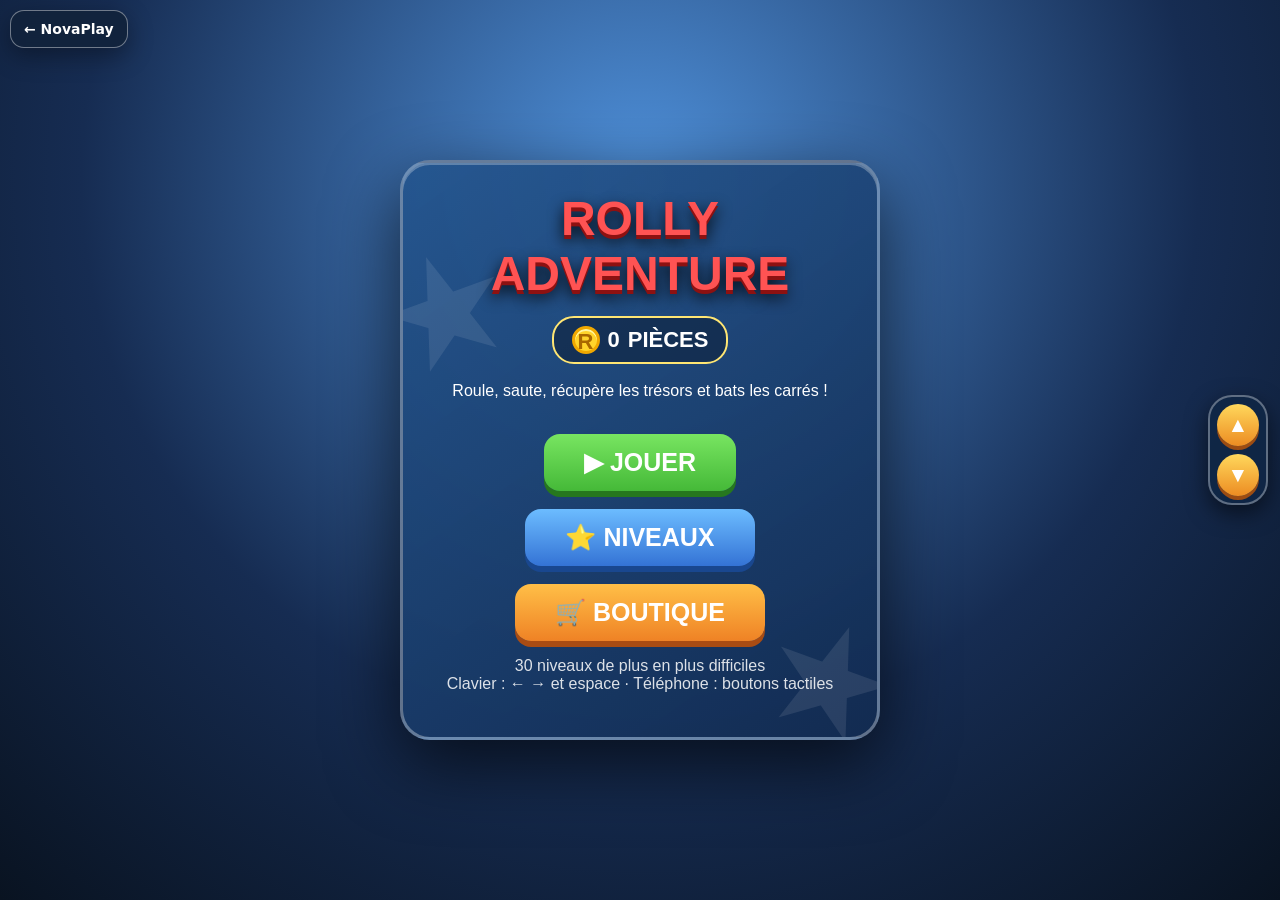
<file: Jeux/Rolly-Adventure/index.html>
<!doctype html>
<html lang="fr"><head><meta charset="utf-8"><meta name="viewport" content="width=device-width,initial-scale=1,user-scalable=no"><title>Rolly Adventure</title>
<style>*{box-sizing:border-box}html,body{margin:0;height:100%;overflow:hidden;background:#12233b;font-family:Arial,sans-serif;touch-action:none}canvas{display:block;width:100%;height:100%}.ui{position:fixed;inset:0;pointer-events:none;color:white;text-shadow:0 2px 3px #000}.hud{display:flex;justify-content:space-between;padding:14px 18px;font-size:20px;font-weight:bold}.controls{position:absolute;bottom:18px;left:16px;right:16px;display:flex;justify-content:space-between}.group{display:flex;gap:12px}.btn{pointer-events:auto;border:2px solid #ffffffaa;background:#152238aa;color:#fff;border-radius:50%;width:70px;height:70px;font-size:30px;font-weight:bold;box-shadow:0 5px 12px #0007}.jump{width:82px;height:82px;background:#e34242cc}.screen{position:fixed;inset:0;display:flex;align-items:center;justify-content:center;background:radial-gradient(circle at 50% 20%,#4f91db,#162c52 58%,#091321);color:white;text-align:center}.card{padding:28px;width:min(92%,480px);max-height:94vh;overflow:auto;border:3px solid #ffffff55;border-radius:30px;background:linear-gradient(145deg,#24558eea,#122b51f2);box-shadow:0 24px 70px #000a,inset 0 2px #ffffff44}.menu-card{position:relative;overflow-y:auto;scrollbar-color:#ffd64a #102746;scrollbar-width:auto}.menu-card::-webkit-scrollbar{width:14px}.menu-card::-webkit-scrollbar-track{background:#102746;border-radius:10px}.menu-card::-webkit-scrollbar-thumb{background:linear-gradient(#ffe16c,#f29a22);border:3px solid #102746;border-radius:10px}.menu-card:before,.menu-card:after{content:'★';position:absolute;color:#ffffff18;font-size:150px}.menu-card:before{left:-25px;top:60px;transform:rotate(-20deg)}.menu-card:after{right:-20px;bottom:-30px;transform:rotate(20deg)}.elevator{position:fixed;z-index:8;right:12px;top:50%;transform:translateY(-50%);display:flex;flex-direction:column;gap:8px;padding:7px;border-radius:24px;background:#102746dd;border:2px solid #ffffff55;box-shadow:0 8px 22px #0008}.elevator button{width:42px;height:42px;border:0;border-radius:50%;background:linear-gradient(#ffd85c,#ec8c22);color:#fff;font-size:21px;font-weight:bold;box-shadow:0 4px #9c4c12}.logo{font-size:48px;margin:0;color:#ff5353;text-shadow:0 4px #8d1111,0 7px 15px #000}.coin-box{position:relative;z-index:2;display:inline-flex;align-items:center;gap:8px;margin:15px 0 2px;padding:8px 18px;border:2px solid #ffe673;border-radius:22px;background:#102541aa;color:#fff;font-size:22px;font-weight:bold}.coin-icon{display:inline-grid;place-items:center;width:28px;height:28px;border-radius:50%;background:#ffd42a;color:#a86800;border:3px solid #f0a800;box-shadow:inset 0 2px #fff7a5}.play{position:relative;z-index:2;margin-top:18px;border:0;border-radius:16px;background:linear-gradient(#78e561,#45b938);color:#fff;font-size:25px;font-weight:bold;padding:14px 40px;box-shadow:0 6px #26771e}.level-grid{display:grid;grid-template-columns:repeat(5,1fr);gap:10px;margin-top:18px}.level-btn{min-height:68px;border:2px solid #ffffff66;border-radius:14px;background:linear-gradient(#4fa9ef,#2561ad);color:#fff;font-size:19px;font-weight:bold;box-shadow:0 4px #153d76}.level-btn small{display:block;color:#ffe15c;font-size:13px;margin-top:4px}.level-btn.locked{filter:grayscale(1);opacity:.5}.level-btn.perfect{border-color:#ffe160;box-shadow:0 0 12px #ffd42a}.shop-grid{display:grid;grid-template-columns:repeat(3,1fr);gap:12px;margin-top:18px}.skin{border:2px solid #ffffff55;border-radius:16px;background:#0c2444aa;color:#fff;padding:10px 5px;font-weight:bold}.skin-ball{width:54px;height:54px;border-radius:50%;margin:0 auto 7px;border:4px solid #ffffff66;box-shadow:inset -9px -10px 12px #0005,inset 7px 7px 10px #fff5}.skin.selected{border-color:#7cff68;box-shadow:0 0 15px #62ff79}.small{position:relative;z-index:2;opacity:.85}.hidden{display:none}</style>
<style>
#novaplayBackButton{
  position:fixed;
  left:max(10px,env(safe-area-inset-left));
  top:max(10px,env(safe-area-inset-top));
  z-index:100000;
  display:inline-flex;
  align-items:center;
  padding:10px 13px;
  border:1px solid rgba(255,255,255,.4);
  border-radius:14px;
  color:#fff;
  background:rgba(18,35,59,.88);
  box-shadow:0 8px 24px rgba(0,0,0,.35);
  backdrop-filter:blur(7px);
  -webkit-backdrop-filter:blur(7px);
  font:800 14px system-ui,Arial;
  text-decoration:none;
  -webkit-tap-highlight-color:transparent;
}
#novaplayBackButton:active{transform:scale(.95)}
</style>

</head>
<body>

<a id="novaplayBackButton" href="../../index.html" aria-label="Retour à NovaPlay">
  ← NovaPlay
</a>
<canvas id="game"></canvas><div class="ui"><div class="hud"><span id="level">Niveau 1</span><span>🪙 <b id="hudCoins">0</b> &nbsp; ⭐ <b id="stars">0</b>/3 &nbsp; ❤️ <b id="lives">3</b></span></div><div class="controls"><div class="group"><button class="btn" data-key="left">◀</button><button class="btn" data-key="right">▶</button></div><button class="btn jump" data-key="jump">⬆</button></div></div>
<div id="menu" class="screen"><div id="menuCard" class="card menu-card"><h1 class="logo">ROLLY<br>ADVENTURE</h1><div class="coin-box"><span class="coin-icon">R</span><span id="menuCoins">0</span> PIÈCES</div><p>Roule, saute, récupère les trésors et bats les carrés !</p><button id="play" class="play">▶ JOUER</button><br><button id="openLevels" class="play" style="background:linear-gradient(#6cbcff,#3473d5);box-shadow:0 6px #19478f">⭐ NIVEAUX</button><br><button id="openShop" class="play" style="background:linear-gradient(#ffbf47,#ef8225);box-shadow:0 6px #a94c13">🛒 BOUTIQUE</button><p class="small">30 niveaux de plus en plus difficiles<br>Clavier : ← → et espace · Téléphone : boutons tactiles</p></div><div class="elevator"><button id="scrollUp">▲</button><button id="scrollDown">▼</button></div></div>
<div id="levelsScreen" class="screen hidden"><div class="card"><h1 style="margin:0">CHOISIS UN NIVEAU</h1><p>Récupère les 3 étoiles de chaque niveau !</p><div id="levelGrid" class="level-grid"></div><button id="closeLevels" class="play" style="background:#4d6b91;box-shadow:0 6px #263c58">RETOUR</button></div></div>
<div id="shop" class="screen hidden"><div class="card"><h1 style="margin:0">BOUTIQUE DE BALLES</h1><div class="coin-box"><span class="coin-icon">R</span><span id="shopCoins">0</span> PIÈCES</div><div id="shopGrid" class="shop-grid"></div><button id="closeShop" class="play" style="background:#4d6b91;box-shadow:0 6px #263c58">RETOUR</button></div></div>
<div id="message" class="screen hidden"><div class="card"><h2 id="messageTitle"></h2><p id="messageText"></p><button id="again" class="play">CONTINUER</button><br><button id="backMenu" class="play" style="background:#4d6b91;box-shadow:0 6px #263c58;margin-top:16px">RETOUR AU MENU</button></div></div>
<script>
const c=document.querySelector('#game'),x=c.getContext('2d'),keys={left:0,right:0,jump:0};let W,H,playing=false,level=0,lives=3,score=0,cam=0,last=0;
const levels=[
{w:2800,start:[110,400],goal:2680,blocks:[[0,500,1000,150],[1000,315,420,335],[1420,500,480,150],[2020,500,780,150],[1510,385,170,28],[1740,310,145,28],[2180,385,210,28],[2460,300,150,28]],spikes:[],stars:[[1170,260],[1812,255],[2535,245]],enemies:[[1220,275],[1620,460],[2250,460]],boxes:[[720,450,50,50],[1460,450,50,50]]},
{w:3100,start:[90,400],goal:2970,blocks:[[0,500,450,150],[560,500,500,150],[1190,500,360,150],[1680,500,570,150],[2370,500,730,150],[250,380,150,28],[650,360,150,28],[930,275,140,28],[1280,390,150,28],[1760,360,170,28],[2050,270,150,28],[2500,380,180,28]],spikes:[],stars:[[325,330],[1000,225],[2125,220]],enemies:[[700,460],[1400,460],[1900,460],[2600,460]],boxes:[[590,450,50,50],[1730,450,50,50],[2420,450,50,50]]},
{w:3500,start:[90,400],goal:3370,blocks:[[0,500,500,150],[620,500,520,150],[1270,500,480,150],[1890,500,500,150],[2510,500,400,150],[3020,500,480,150],[320,390,160,28],[720,360,160,28],[1010,280,140,28],[1360,370,170,28],[1640,290,150,28],[1980,380,170,28],[2250,300,150,28],[2600,390,150,28],[3060,380,170,28]],spikes:[],stars:[[400,340],[1715,240],[3140,330]],enemies:[[750,460],[1450,460],[2050,460],[2700,460],[3150,340]],boxes:[[650,450,50,50],[1300,450,50,50],[1930,450,50,50],[2550,450,50,50]]}];
for(let n=3;n<30;n++){let w=2700+n*70,blocks=[],segments=[],pos=0,k=0;while(pos<w){let width=Math.min(w-pos,430+((n*73+k*137)%260));blocks.push([pos,500,width,150]);segments.push([pos,width]);pos+=width;if(pos<w){let gap=Math.min(175,90+n*2+((k*29)%35));pos+=gap}k++}blocks.push([w-320,500,320,150]);let platforms=[],enemies=[],boxes=[],stars=[],levelCoins=[];for(let i=1;i<segments.length;i++){let seg=segments[i],sx=seg[0],sw=seg[1];if(i%2===1&&sw>300)platforms.push([sx+80,390-(i%3)*45,Math.min(190,sw-130),28]);if(i<=2+Math.floor(n/3)||i%2===0)enemies.push([sx+Math.min(sw-70,120+(i*67)%Math.max(100,sw-150)),460]);if(i%3===1&&sw>360)boxes.push([sx+35,450,50,50])}blocks.push(...platforms);for(let i=0;i<3;i++){let seg=segments[Math.min(segments.length-1,1+Math.floor((segments.length-1)*i/3))];stars.push([seg[0]+Math.min(seg[1]-70,170+i*55),365-(i%2)*55])}for(let i=0;i<7;i++){let seg=segments[Math.min(segments.length-1,Math.floor(i*(segments.length-1)/6))];levelCoins.push([seg[0]+Math.min(seg[1]-45,80+(i*61)%Math.max(90,seg[1]-100)),440-(i%3)*35])}levels.push({w,start:[90,400],goal:w-120,blocks,spikes:[],stars,enemies,boxes,coins:levelCoins})}
levels[0].coins=[[280,440],[560,440],[1320,255],[1570,330],[2330,330]];levels[1].coins=[[300,320],[720,300],[1320,330],[1840,300],[2600,320]];levels[2].coins=[[350,330],[800,300],[1450,310],[2100,320],[3150,320]];
const skins=[{n:'Rouge',c:['#ff9c9c','#f04444','#a90e19'],p:0},{n:'Bleue',c:['#9ee8ff','#278bff','#1247a8'],p:8},{n:'Verte',c:['#c5ff9e','#45d45a','#14752b'],p:12},{n:'Jaune',c:['#fff6a2','#ffd52d','#dc8200'],p:15},{n:'Violette',c:['#f0b0ff','#a948e8','#5c188c'],p:20},{n:'Noire',c:['#aaa','#3f4652','#090b10'],p:25},{n:'Rose',c:['#ffc0e5','#ff58ae','#a81763'],p:30},{n:'Glace',c:['#fff','#7cecff','#208ab5'],p:35},{n:'Orange',c:['#ffd29a','#ff812e','#a5330d'],p:40}];let unlocked=JSON.parse(localStorage.getItem('rollySkins')||'[0]'),selected=Number(localStorage.getItem('rollySelected')||0),bestStars=JSON.parse(localStorage.getItem('rollyLevelStars')||'[]'),maxUnlocked=Math.min(29,Number(localStorage.getItem('rollyUnlockedLevel')||0));
let p,stars,coins,enemies,boxes,current,totalCoins=Number(localStorage.getItem('rollyCoins')||0);
function resize(){W=c.width=innerWidth*devicePixelRatio;H=c.height=innerHeight*devicePixelRatio;x.setTransform(devicePixelRatio,0,0,devicePixelRatio,0,0);W=innerWidth;H=innerHeight}addEventListener('resize',resize);resize();
function load(n){level=n;let src=levels[n],groundY=Math.min(H-90,Math.max(340,H*.78)),dy=groundY-500;current={...src,start:[...src.start],blocks:src.blocks.map(a=>({x:a[0],y:a[1]+dy,w:a[2],h:a[3]})),spikes:src.spikes.map(a=>[a[0],a[1]+dy,a[2]]),stars:src.stars.map(a=>[a[0],a[1]+dy]),coins:src.coins.map(a=>[a[0],a[1]+dy]),enemies:src.enemies.map(a=>[a[0],a[1]+dy+20]),boxes:src.boxes.map(a=>[a[0],a[1]+dy,a[2],a[3]])};current.start[1]+=dy;let L=current;p={x:L.start[0],y:L.start[1],r:25,vx:0,vy:0,ground:0,rot:0};stars=L.stars.map(a=>({x:a[0],y:a[1],got:0}));coins=L.coins.map(a=>({x:a[0],y:a[1],got:0}));enemies=L.enemies.map(a=>({x:a[0],y:a[1],w:45,h:40,v:Math.random()<.5?-1:1,min:a[0]-90,max:a[0]+90,dead:0}));boxes=L.boxes.map(a=>({x:a[0],y:a[1],sx:a[0],sy:a[1],w:a[2],h:a[3],vy:0,ground:0}));score=0;cam=0;updateHud()}
function updateHud(){document.querySelector('#level').textContent='Niveau '+(level+1);document.querySelector('#stars').textContent=score;document.querySelector('#lives').textContent=lives;document.querySelector('#hudCoins').textContent=totalCoins;document.querySelector('#menuCoins').textContent=totalCoins;document.querySelector('#shopCoins').textContent=totalCoins}
function renderShop(){let grid=document.querySelector('#shopGrid');grid.innerHTML='';skins.forEach((s,i)=>{let owned=unlocked.includes(i),b=document.createElement('button');b.className='skin'+(selected===i?' selected':'');b.innerHTML='<div class="skin-ball" style="background:'+s.c[1]+'"></div><div>'+s.n+'</div><small>'+(selected===i?'ÉQUIPÉE':owned?'ÉQUIPER':'🪙 '+s.p)+'</small>';b.onclick=()=>{if(owned){selected=i;localStorage.setItem('rollySelected',i)}else if(totalCoins>=s.p){totalCoins-=s.p;unlocked.push(i);selected=i;localStorage.setItem('rollyCoins',totalCoins);localStorage.setItem('rollySkins',JSON.stringify(unlocked));localStorage.setItem('rollySelected',i)}else{b.animate([{transform:'translateX(-5px)'},{transform:'translateX(5px)'},{transform:'none'}],{duration:220});return}updateHud();renderShop()};grid.appendChild(b)})}
function renderLevels(){let grid=document.querySelector('#levelGrid');grid.innerHTML='';for(let i=0;i<30;i++){let open=i<=maxUnlocked,b=document.createElement('button'),earned=bestStars[i]||0;b.className='level-btn'+(open?'':' locked')+(earned===3?' perfect':'');b.innerHTML=(open?i+1:'🔒')+'<small>'+('★'.repeat(earned)+'☆'.repeat(3-earned))+'</small>';b.onclick=()=>{if(!open)return;document.querySelector('#levelsScreen').classList.add('hidden');lives=3;load(i);playing=true};grid.appendChild(b)}}
function rectCircle(r,q){let nx=Math.max(r.x,Math.min(q.x,r.x+r.w)),ny=Math.max(r.y,Math.min(q.y,r.y+r.h));return (q.x-nx)**2+(q.y-ny)**2<q.r*q.r}
function die(){if(!playing)return;lives--;updateHud();playing=false;if(lives<=0)show('Partie terminée','Tu as perdu toutes tes vies.',()=>{lives=3;load(level);playing=true});else show('Aïe !','Tu as perdu une vie. Il te reste '+lives+' vie'+(lives>1?'s':'')+'.',()=>{load(level);playing=true})}
function show(t,s,cb){const box=document.querySelector('#message');document.querySelector('#messageTitle').textContent=t;document.querySelector('#messageText').textContent=s;box.classList.remove('hidden');document.querySelector('#again').onclick=()=>{box.classList.add('hidden');cb()}}
function win(){playing=false;bestStars[level]=Math.max(bestStars[level]||0,score);if(level<29)maxUnlocked=Math.max(maxUnlocked,level+1);localStorage.setItem('rollyLevelStars',JSON.stringify(bestStars));localStorage.setItem('rollyUnlockedLevel',maxUnlocked);if(level<levels.length-1)show('Niveau réussi !','Étoiles récupérées : '+score+'/3',()=>{load(level+1);playing=true});else show('Bravo ! 🏆','Tu as terminé les 30 niveaux de Rolly Adventure !',()=>{level=0;lives=3;load(0);playing=true})}
function update(dt){if(!playing)return;let L=current,ax=(keys.right-keys.left)*1500;p.vx+=ax*dt;p.vx*=Math.pow(.12,dt);p.vx=Math.max(-340,Math.min(340,p.vx));if(keys.jump&&p.ground){p.vy=-650;p.ground=0}p.vy+=1500*dt;p.vy=Math.min(p.vy,900);let oldY=p.y;p.x+=p.vx*dt;p.x=Math.max(p.r,Math.min(L.w-p.r,p.x));p.rot+=p.vx*dt/p.r;p.y+=p.vy*dt;p.ground=0;
for(let b of boxes){let oldBoxY=b.y;b.vy+=1500*dt;b.vy=Math.min(b.vy,900);b.y+=b.vy*dt;b.ground=0;for(let z of L.blocks)if(b.x+b.w>z.x&&b.x<z.x+z.w&&oldBoxY+b.h<=z.y+7&&b.y+b.h>=z.y){b.y=z.y-b.h;b.vy=0;b.ground=1}if(b.y>H+120){b.x=b.sx;b.y=b.sy;b.vy=0}}
for(let b of [...L.blocks,...boxes])if(rectCircle(b,p)){if(oldY+p.r<=b.y+6&&p.vy>=0){p.y=b.y-p.r;p.vy=0;p.ground=1}else if(oldY-p.r>=b.y+b.h-6&&p.vy<0){p.y=b.y+b.h+p.r;p.vy=0}else{let dir=p.x<b.x+b.w/2?-1:1;p.x=b.x+(dir<0?-p.r:b.w+p.r);p.vx*=.15}}
for(let b of boxes){let sameHeight=p.y+p.r>b.y+8&&p.y-p.r<b.y+b.h-8;let pushesRight=p.vx>0&&p.x<b.x&&p.x+p.r>=b.x-10;let pushesLeft=p.vx<0&&p.x>b.x+b.w&&p.x-p.r<=b.x+b.w+10;if(sameHeight&&(pushesRight||pushesLeft)){let nx=b.x+p.vx*dt*1.8;if(!L.blocks.some(z=>nx+b.w>z.x&&nx<z.x+z.w&&b.y+b.h>z.y+4&&b.y<z.y+z.h-4))b.x=nx}}
for(let s of stars)if(!s.got&&(p.x-s.x)**2+(p.y-s.y)**2<55**2){s.got=1;score++;updateHud()}
for(let q of coins)if(!q.got&&(p.x-q.x)**2+(p.y-q.y)**2<45**2){q.got=1;totalCoins++;localStorage.setItem('rollyCoins',totalCoins);updateHud()}
for(let e of enemies){if(e.dead)continue;e.x+=e.v*75*dt;if(e.x<=e.min){e.x=e.min;e.v=1}else if(e.x>=e.max){e.x=e.max;e.v=-1}if(rectCircle({x:e.x-e.w/2,y:e.y-e.h/2,w:e.w,h:e.h},p)){if(p.vy>100&&p.y<e.y){e.dead=1;p.vy=-420}else die()}}
for(let s of L.spikes)if(p.x+p.r>s[0]&&p.x-p.r<s[0]+s[2]&&p.y+p.r>s[1]-10)die();if(p.y>H+200)die();if(p.x>L.goal)win();cam+=(Math.max(0,Math.min(L.w-W,p.x-W*.35))-cam)*Math.min(1,8*dt)}
function hill(a,b,col){x.fillStyle=col;x.beginPath();x.moveTo(0,H);for(let i=-100;i<W+200;i+=180){let y=300+Math.sin((i+cam*a)*.007)*b;x.quadraticCurveTo(i+90,y-120,i+180,y)}x.lineTo(W,H);x.fill()}
function draw(){x.clearRect(0,0,W,H);let g=x.createLinearGradient(0,0,0,H);g.addColorStop(0,'#80d8ff');g.addColorStop(1,'#e9fbff');x.fillStyle=g;x.fillRect(0,0,W,H);x.fillStyle='#fff9';for(let i=0;i<8;i++){let q=((i*430-cam*.15)%(W+500))-100;x.beginPath();x.arc(q,90+(i%3)*55,28,0,7);x.arc(q+35,80+(i%3)*55,38,0,7);x.arc(q+75,95+(i%3)*55,27,0,7);x.fill()}hill(.12,35,'#b5d98c');hill(.25,55,'#65b76c');x.save();x.translate(-cam,0);let L=current;
for(let b of L.blocks){x.fillStyle='#714c2f';x.fillRect(b.x,b.y,b.w,b.h);x.fillStyle='#4fb943';x.fillRect(b.x,b.y,b.w,18);x.fillStyle='#80d15b';for(let i=b.x;i<b.x+b.w;i+=24)x.beginPath(),x.arc(i,b.y+3,15,0,Math.PI),x.fill()}
for(let b of boxes){x.fillStyle='#b97a39';x.fillRect(b.x,b.y,b.w,b.h);x.strokeStyle='#633a1e';x.lineWidth=5;x.strokeRect(b.x+2,b.y+2,b.w-4,b.h-4);x.beginPath();x.moveTo(b.x,b.y);x.lineTo(b.x+b.w,b.y+b.h);x.moveTo(b.x+b.w,b.y);x.lineTo(b.x,b.y+b.h);x.stroke()}
for(let s of L.spikes)for(let i=s[0];i<s[0]+s[2];i+=30){x.fillStyle='#ddd';x.strokeStyle='#555';x.beginPath();x.moveTo(i,s[1]+20);x.lineTo(i+15,s[1]-22);x.lineTo(i+30,s[1]+20);x.fill();x.stroke()}
for(let s of stars)if(!s.got){x.save();x.translate(s.x,s.y);x.rotate(performance.now()/700);x.fillStyle='#ffd62e';x.strokeStyle='#d18b00';x.lineWidth=4;x.beginPath();for(let i=0;i<10;i++){let a=-Math.PI/2+i*Math.PI/5,r=i%2?11:24;x.lineTo(Math.cos(a)*r,Math.sin(a)*r)}x.closePath();x.fill();x.stroke();x.restore()}
for(let q of coins)if(!q.got){x.save();x.translate(q.x,q.y);let pulse=1+Math.sin(performance.now()/180+q.x)*.08;x.scale(pulse,pulse);x.fillStyle='#ffd52b';x.strokeStyle='#d58b00';x.lineWidth=4;x.beginPath();x.arc(0,0,16,0,7);x.fill();x.stroke();x.fillStyle='#fff1a0';x.font='bold 15px Arial';x.textAlign='center';x.fillText('R',0,5);x.textAlign='start';x.restore()}
for(let e of enemies)if(!e.dead){x.fillStyle='#53515b';x.strokeStyle='#24232a';x.lineWidth=4;x.fillRect(e.x-23,e.y-20,46,40);x.strokeRect(e.x-23,e.y-20,46,40);x.fillStyle='#ffdf45';x.fillRect(e.x-16,e.y-10,12,9);x.fillRect(e.x+4,e.y-10,12,9);x.strokeStyle='#111';x.beginPath();x.moveTo(e.x-17,e.y-13);x.lineTo(e.x-3,e.y-8);x.moveTo(e.x+17,e.y-13);x.lineTo(e.x+3,e.y-8);x.stroke()}
let finishBlock=L.blocks.find(b=>L.goal>=b.x&&L.goal<=b.x+b.w),finishY=finishBlock?finishBlock.y:500;x.fillStyle='#292929';x.fillRect(L.goal-5,finishY-155,24,155);for(let row=0;row<8;row++)for(let col=0;col<2;col++){x.fillStyle=(row+col)%2?'#fff':'#111';x.fillRect(L.goal-3+col*11,finishY-152+row*19,11,19)}x.fillStyle='#f04b45';x.fillRect(L.goal-48,finishY-183,110,32);x.fillStyle='#fff';x.font='bold 16px Arial';x.textAlign='center';x.fillText('ARRIVÉE',L.goal+7,finishY-161);x.textAlign='start';x.fillStyle='#fff';x.fillRect(L.goal-14,finishY-5,42,5);
x.save();x.translate(p.x,p.y);x.rotate(p.rot);let sc=skins[selected]||skins[0],rg=x.createRadialGradient(-9,-12,3,0,0,p.r);rg.addColorStop(0,sc.c[0]);rg.addColorStop(.35,sc.c[1]);rg.addColorStop(1,sc.c[2]);x.fillStyle=rg;x.strokeStyle='#29202d';x.lineWidth=4;x.beginPath();x.arc(0,0,p.r,0,7);x.fill();x.stroke();x.fillStyle='white';x.strokeStyle='#222';x.lineWidth=2;x.beginPath();x.ellipse(-9,-7,8,11,0,0,7);x.ellipse(7,-7,8,11,0,0,7);x.fill();x.stroke();x.fillStyle='#111';x.beginPath();x.arc(-7,-5,3,0,7);x.arc(9,-5,3,0,7);x.fill();x.strokeStyle='#4f0710';x.lineWidth=3;x.beginPath();x.arc(1,7,10,.2,Math.PI-.2);x.stroke();x.restore();x.restore()}
function loop(t){let dt=Math.min(.025,(t-last)/1000||0);last=t;update(dt);draw();requestAnimationFrame(loop)}requestAnimationFrame(loop);
addEventListener('keydown',e=>{if(['ArrowLeft','q','Q'].includes(e.key))keys.left=1;if(['ArrowRight','d','D'].includes(e.key))keys.right=1;if([' ','ArrowUp','z','Z'].includes(e.key))keys.jump=1});addEventListener('keyup',e=>{if(['ArrowLeft','q','Q'].includes(e.key))keys.left=0;if(['ArrowRight','d','D'].includes(e.key))keys.right=0;if([' ','ArrowUp','z','Z'].includes(e.key))keys.jump=0});
document.querySelectorAll('[data-key]').forEach(b=>{let k=b.dataset.key;b.onpointerdown=e=>{e.preventDefault();keys[k]=1;b.setPointerCapture(e.pointerId)};b.onpointerup=b.onpointercancel=()=>keys[k]=0});document.querySelector('#scrollUp').onclick=()=>document.querySelector('#menuCard').scrollBy({top:-180,behavior:'smooth'});document.querySelector('#scrollDown').onclick=()=>document.querySelector('#menuCard').scrollBy({top:180,behavior:'smooth'});document.querySelector('#play').onclick=()=>{document.querySelector('#menu').classList.add('hidden');lives=3;load(maxUnlocked);playing=true};document.querySelector('#openLevels').onclick=()=>{document.querySelector('#menu').classList.add('hidden');document.querySelector('#levelsScreen').classList.remove('hidden');renderLevels()};document.querySelector('#closeLevels').onclick=()=>{document.querySelector('#levelsScreen').classList.add('hidden');document.querySelector('#menu').classList.remove('hidden')};document.querySelector('#openShop').onclick=()=>{document.querySelector('#menu').classList.add('hidden');document.querySelector('#shop').classList.remove('hidden');renderShop()};document.querySelector('#closeShop').onclick=()=>{document.querySelector('#shop').classList.add('hidden');document.querySelector('#menu').classList.remove('hidden')};function returnToMenu(e){if(e)e.preventDefault();playing=false;keys.left=keys.right=keys.jump=0;document.querySelector('#message').classList.add('hidden');document.querySelector('#shop').classList.add('hidden');document.querySelector('#levelsScreen').classList.add('hidden');document.querySelector('#menu').classList.remove('hidden');lives=3;load(0)}document.querySelector('#backMenu').addEventListener('click',returnToMenu);document.querySelector('#backMenu').addEventListener('pointerup',returnToMenu);load(0);renderShop();renderLevels();
</script></body></html>
</file>
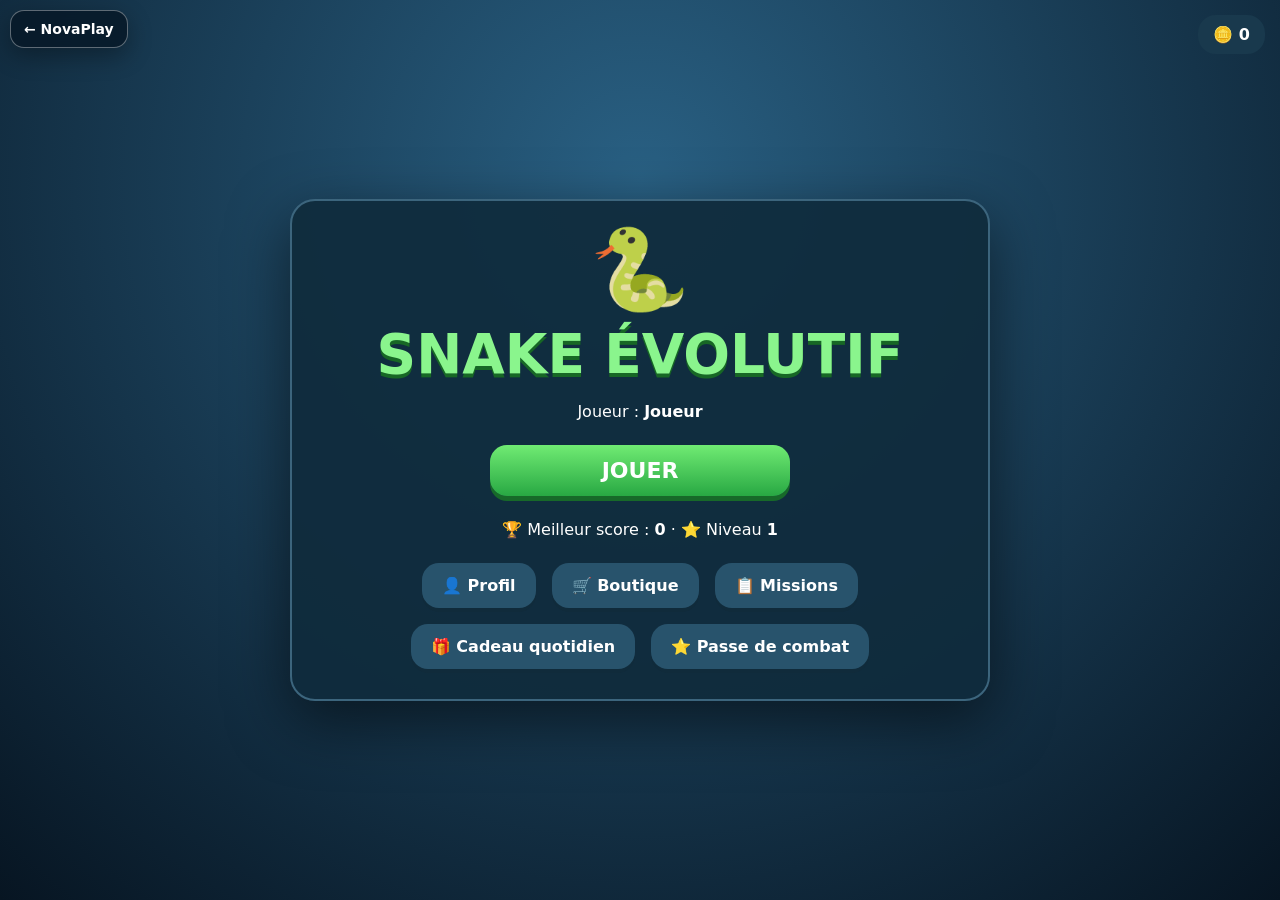
<file: Jeux/Snake-Evolutif/index.html>
<!doctype html><html lang="fr"><head><meta charset="utf-8"><meta name="viewport" content="width=device-width,initial-scale=1,maximum-scale=1,user-scalable=no"><title>Snake Évolutif</title><style>
*{box-sizing:border-box;-webkit-tap-highlight-color:transparent}body{margin:0;background:#081827;color:#fff;font-family:system-ui,Arial;overflow:hidden}button{font:inherit;color:#fff;border:0}.screen{display:none;width:100vw;height:100vh}.screen.on{display:flex}.menu{align-items:center;justify-content:center;background:radial-gradient(circle at 50% 20%,#296083,#071522)}.panel{width:min(700px,94vw);max-height:94vh;overflow:auto;padding:22px;background:#102b3dee;border:2px solid #3c657d;border-radius:25px;text-align:center;box-shadow:0 20px 60px #0008}h1{font-size:clamp(30px,8vw,55px);margin:5px;color:#8af58d;text-shadow:0 4px #176725}.snakeIcon{font-size:80px}.coins{position:absolute;right:15px;top:15px;background:#19394d;padding:10px 15px;border-radius:18px;font-weight:900}.big,.small,.zone,.skin{cursor:pointer;border-radius:17px;background:linear-gradient(#70eb73,#28a843);box-shadow:0 5px #176929;padding:13px 20px;font-weight:900;margin:8px}.big{font-size:22px;width:min(300px,90%)}.small{background:#28536c;box-shadow:0 4px #102b3b}.nameInput{width:min(330px,90%);padding:14px;border-radius:15px;border:2px solid #4d7389;background:#0a2030;color:#fff;font-size:20px;text-align:center;outline:none}.grid{display:grid;grid-template-columns:repeat(auto-fit,minmax(125px,1fr));gap:9px}.zone{margin:0;min-height:105px;background:#28516a;box-shadow:0 5px #102b3a;text-align:left}.zone b,.zone small{display:block}.zone span{font-size:34px}.locked{opacity:.55;filter:grayscale(1)}.skin{margin:0;background:#23475c;box-shadow:0 4px #102633}.skin span{font-size:45px;display:block}.mission,.daily{padding:12px;margin:8px;background:#19394b;border-radius:15px;text-align:left}.bar{height:11px;background:#06141d;border-radius:8px;overflow:hidden;margin:6px 0}.bar i{display:block;height:100%;background:linear-gradient(90deg,#66ed72,#ffe55a)}.passline{display:flex;gap:12px;overflow-x:auto;padding:18px 6px}.tier{min-width:130px;background:#19394b;border:2px solid #34596e;border-radius:18px;padding:12px;position:relative}.tier.reached{border-color:#65e870}.tier.claimed{opacity:.65}.tier .gift{font-size:38px}.tier:after{content:'';position:absolute;width:14px;height:5px;background:#4b7186;right:-15px;top:50%}.tier:last-child:after{display:none}.game{position:relative;background:#68b9c8;touch-action:none}.game.on{display:block}canvas{width:100%;height:100%;display:block}.hud{position:absolute;inset:0;pointer-events:none}.score{position:absolute;top:16px;left:50%;transform:translateX(-50%);font-size:42px;font-weight:1000;text-shadow:0 3px 6px #000}.xpHud{position:absolute;top:65px;left:50%;transform:translateX(-50%);background:#173847aa;border-radius:12px;padding:4px 10px;font-size:12px}.topbtn{pointer-events:auto;position:absolute;top:14px;background:#163849bb;border:2px solid #ffffff55;border-radius:14px;padding:9px 12px}.exit{left:13px}.pause{right:13px}.rank{position:absolute;right:12px;top:65px;width:155px;background:#173847cc;border-radius:12px;padding:9px;font-size:12px}.rank b{font-size:15px}.rank div{display:flex;justify-content:space-between;gap:5px}.rank .me{color:#8aff8e;font-weight:900}.joy{pointer-events:auto;position:absolute;left:24px;bottom:25px;width:145px;height:145px;border-radius:50%;background:#17384755;border:4px solid #ffffff55;touch-action:none}.stick{position:absolute;width:62px;height:62px;left:38px;top:38px;border-radius:50%;background:#f7ffffe8;box-shadow:0 5px 15px #0007}.boost{pointer-events:auto;position:absolute;right:28px;bottom:45px;width:90px;height:90px;border-radius:24px;background:#2c667fc9;border:3px solid #ffffff66;font-size:35px}.boost small{display:block;font-size:11px}.notice{position:absolute;left:50%;top:95px;transform:translate(-50%,-180px);background:#173847e8;padding:10px 18px;border-radius:14px;transition:.25s}.notice.show{transform:translate(-50%,0)}.over{position:absolute;inset:0;background:#071722cc;display:none;place-items:center;text-align:center}.over.on{display:grid}.overbox{background:#15364a;border:2px solid #4e7890;border-radius:23px;padding:25px;width:min(380px,90%)}@media(max-width:550px){.rank{width:125px;font-size:10px}.score{font-size:34px}.joy{width:130px;height:130px}.stick{left:31px;top:31px}.boost{width:75px;height:75px}.xpHud{top:60px}}
 .rank #rankList{display:block}.rank #rankList>div{display:flex;justify-content:space-between;gap:5px}
</style>
<style>
#novaplayBackButton{
  position:fixed;
  left:max(10px,env(safe-area-inset-left));
  top:max(10px,env(safe-area-inset-top));
  z-index:100000;
  display:inline-flex;
  align-items:center;
  gap:7px;
  padding:10px 13px;
  border:1px solid rgba(255,255,255,.35);
  border-radius:14px;
  color:#fff;
  background:rgba(7,24,39,.82);
  box-shadow:0 8px 24px rgba(0,0,0,.32);
  backdrop-filter:blur(7px);
  -webkit-backdrop-filter:blur(7px);
  font:800 14px system-ui,Arial;
  text-decoration:none;
  -webkit-tap-highlight-color:transparent;
}
#novaplayBackButton:active{transform:scale(.95)}
</style>

</head><body>

<a id="novaplayBackButton" href="../../index.html" aria-label="Retour à NovaPlay">
  ← NovaPlay
</a>

<section id="menu" class="screen menu on"><div class="coins">🪙 <span id="coinText">0</span></div><div class="panel"><div class="snakeIcon" id="icon">🐍</div><h1>SNAKE ÉVOLUTIF</h1><p>Joueur : <b id="menuName">Joueur</b></p><button class="big" onclick="openPage('zones')">JOUER</button><p>🏆 Meilleur score : <b id="bestText">0</b> · ⭐ Niveau <b id="levelText">1</b></p><button class="small" onclick="openPage('profile')">👤 Profil</button><button class="small" onclick="openPage('shop')">🛒 Boutique</button><button class="small" onclick="openPage('missions')">📋 Missions</button><button class="small" onclick="openPage('daily')">🎁 Cadeau quotidien</button><button class="small" onclick="openPage('pass')">⭐ Passe de combat</button></div></section>
<section id="profile" class="screen menu"><div class="panel"><button class="small" onclick="openPage('menu')">← Retour</button><h2>👤 Mon profil</h2><div class="snakeIcon" id="profileIcon">🐍</div><p>Choisis le pseudo affiché au-dessus de ton serpent :</p><input id="nicknameInput" class="nameInput" maxlength="14" placeholder="Ton pseudo"><br><button class="big" onclick="setNickname()">ENREGISTRER</button><p><small>Entre 2 et 14 caractères.</small></p></div></section>
<section id="zones" class="screen menu"><div class="panel"><button class="small" onclick="openPage('menu')">← Retour</button><h2>Choisis ton monde</h2><div id="zoneGrid" class="grid"></div></div></section>
<section id="shop" class="screen menu"><div class="panel"><button class="small" onclick="openPage('menu')">← Retour</button><h2>Apparences</h2><div id="skinGrid" class="grid"></div></div></section>
<section id="missions" class="screen menu"><div class="panel"><button class="small" onclick="openPage('menu')">← Retour</button><h2>Missions</h2><div id="missionList"></div></div></section>
<section id="daily" class="screen menu"><div class="panel"><button class="small" onclick="openPage('menu')">← Retour</button><h2>🎁 Récompense quotidienne</h2><div id="dailyBox"></div></div></section>
<section id="pass" class="screen menu"><div class="panel"><button class="small" onclick="openPage('menu')">← Retour</button><h2>⭐ Passe de combat</h2><p>Niveau <b id="passLevel">1</b> · <b id="passXP">0</b>/100 XP</p><div class="bar"><i id="passBar"></i></div><div class="passline" id="passLine"></div></div></section>
<section id="game" class="screen game"><canvas id="c"></canvas><div class="hud"><div class="score" id="score">0</div><div class="xpHud">⭐ <span id="gameXP">0</span> XP</div><button class="topbtn exit" onclick="leave()">✕</button><button class="topbtn pause" onclick="pauseGame()">⏸</button><div class="rank"><b>🏆 Classement</b><div id="rankList"></div></div><div class="joy" id="joy"><div class="stick" id="stick"></div></div><button class="boost" id="boost">⬆️<small>BOOST</small></button><div class="notice" id="notice"></div></div><div class="over" id="over"><div class="overbox"><h2 id="overTitle">Pause</h2><p id="overInfo"></p><button class="big" id="overButton" onclick="resume()">CONTINUER</button><button class="small" id="overMenu" onclick="returnToMenu()" style="display:none">🏠 RETOUR AU MENU</button></div></div></section>
<script>
const Z=[['forest','Forêt','🌳',0,'#75c9a0'],['desert','Désert','🏜️',200,'#e7c778'],['ice','Glace','❄️',450,'#9fdded'],['volcano','Volcan','🌋',800,'#9c5a50'],['space','Espace','🚀',1300,'#262957']];
const S=[['green','Classique','🐍',0,'#70e85f'],['fire','Feu','🔥',150,'#ff713d'],['ice','Glace','❄️',220,'#63d8ff'],['electric','Électrique','⚡',300,'#ffe54f'],['ghost','Fantôme','👻',450,'#d0aaff'],['ocean','Océan','🌊',520,'#167cff'],['lava','Lave','🌋',620,'#ff3b1f'],['rainbow','Arc-en-ciel','🌈',750,'#ff62d2'],['gold','Or','👑',900,'#ffbd19'],['galaxy','Galaxie','🌌',1100,'#8b55ff'],['toxic','Toxique','☢️',1250,'#8cff19'],['robot','Robot','🤖',1500,'#aebdca'],['royal','Royal','💎',0,'#41e5ff'],['dog','Chien','🐶',550,'#e5a75f','🐶','#bd7538'],['bunny','Lapin','🐰',650,'#fff4f4','🐰','#f2a7c1'],['cat','Chat rose','🐱',800,'#ff86d7','🐱','#ffd1f0'],['dragon','Dragon','🐲',1100,'#42d976','🐲','#167b3d'],['tiger','Tigre','🐯',1300,'#ff9e36','🐯','#3c2617']];
const defaults={coins:0,best:0,open:['forest'],owned:['green'],skin:'green',nickname:'Joueur',fruits:0,rare:0,games:0,kills:0,claimed:[],xp:0,passClaimed:[],lastDaily:'',streak:0};let data=Object.assign({},defaults,JSON.parse(localStorage.freeSnake||'{}'));for(let k of ['open','owned','claimed','passClaimed'])if(!Array.isArray(data[k]))data[k]=defaults[k];
const PASS=[['🪙','50 pièces','coins',50],['🎁','100 pièces','coins',100],['🔥','Skin Feu','skin','fire'],['🪙','180 pièces','coins',180],['⚡','Skin électrique','skin','electric'],['🪙','250 pièces','coins',250],['🌈','Skin arc-en-ciel','skin','rainbow'],['🪙','400 pièces','coins',400],['🌌','Skin galaxie','skin','galaxy'],['💎','Skin Royal','skin','royal']];
function save(){localStorage.freeSnake=JSON.stringify(data);render()}function openPage(id){document.querySelectorAll('.screen').forEach(e=>e.classList.remove('on'));document.getElementById(id).classList.add('on');render()}function today(){return new Date().toLocaleDateString('fr-CA')}function yesterday(){let d=new Date();d.setDate(d.getDate()-1);return d.toLocaleDateString('fr-CA')}
function render(){coinText.textContent=data.coins;bestText.textContent=data.best;menuName.textContent=data.nickname;nicknameInput.value=data.nickname;let lev=Math.floor(data.xp/100)+1;levelText.textContent=lev;let sk=S.find(x=>x[0]===data.skin)||S[0];icon.textContent=sk[2];profileIcon.textContent=sk[2];zoneGrid.innerHTML=Z.map(z=>`<button class="zone ${data.open.includes(z[0])?'':'locked'}" onclick="chooseZone('${z[0]}')"><span>${z[2]}</span><b>${z[1]}</b><small>${data.open.includes(z[0])?'Jouer':'🔒 '+z[3]+' pièces'}</small></button>`).join('');skinGrid.innerHTML=S.map(s=>`<button class="skin" onclick="chooseSkin('${s[0]}')"><span>${s[2]}</span><b>${s[1]}</b><small>${data.skin===s[0]?'✓ Équipé':data.owned.includes(s[0])?'Choisir':s[0]==='royal'?'Passe niveau 10':'🪙 '+s[3]}</small></button>`).join('');let ms=[['f20','Manger 20 fruits',20,'fruits',60],['f100','Manger 100 fruits',100,'fruits',180],['r10','Trouver 10 fruits rares',10,'rare',200],['g5','Jouer 5 parties',5,'games',100],['k5','Éliminer 5 serpents',5,'kills',160]];missionList.innerHTML=ms.map(m=>{let p=Math.min(data[m[3]],m[2]),ok=p>=m[2]&&!data.claimed.includes(m[0]);return `<div class="mission"><b>${m[1]} — 🪙 ${m[4]}</b><div class="bar"><i style="width:${p/m[2]*100}%"></i></div><small>${p}/${m[2]}</small>${ok?` <button class="small" onclick="claimMission('${m[0]}',${m[4]})">Récupérer</button>`:data.claimed.includes(m[0])?' ✅':''}</div>`}).join('');renderDaily();renderPass()}function setNickname(){let n=nicknameInput.value.trim().replace(/[<>]/g,'');if(n.length<2)return alert('Ton pseudo doit contenir au moins 2 caractères.');data.nickname=n.slice(0,14);save();openPage('menu')}
function renderDaily(){let available=data.lastDaily!==today(),day=Math.min(7,data.streak+1),rewards=[30,50,70,100,130,170,250];dailyBox.innerHTML=`<div class="daily"><h3>🔥 Série : ${data.streak} jour${data.streak>1?'s':''}</h3><p>Récompense du jour ${day} : <b>🪙 ${rewards[day-1]}</b></p><button class="big" ${available?'':'disabled'} onclick="claimDaily()">${available?'RÉCUPÉRER':'✓ Reviens demain'}</button></div><p>Connecte-toi 7 jours de suite pour obtenir une récompense de plus en plus grande.</p>`}function claimDaily(){if(data.lastDaily===today())return;data.streak=data.lastDaily===yesterday()?Math.min(7,data.streak+1):1;let r=[30,50,70,100,130,170,250][data.streak-1];data.coins+=r;data.lastDaily=today();save()}function renderPass(){let lvl=Math.floor(data.xp/100)+1;passLevel.textContent=lvl;passXP.textContent=data.xp%100;passBar.style.width=(data.xp%100)+'%';passLine.innerHTML=PASS.map((p,i)=>{let l=i+1,reached=lvl>=l,got=data.passClaimed.includes(l);return `<div class="tier ${reached?'reached':''} ${got?'claimed':''}"><b>NIVEAU ${l}</b><div class="gift">${p[0]}</div><small>${p[1]}</small><br>${reached&&!got?`<button class="small" onclick="claimPass(${l})">Récupérer</button>`:got?'✅':'🔒'}</div>`}).join('')}function claimPass(l){if(Math.floor(data.xp/100)+1<l||data.passClaimed.includes(l))return;let p=PASS[l-1];if(p[2]==='coins')data.coins+=p[3];else if(!data.owned.includes(p[3]))data.owned.push(p[3]);data.passClaimed.push(l);save()}
function chooseZone(id){let z=Z.find(x=>x[0]===id);if(!data.open.includes(id)){if(data.coins<z[3])return alert('Pas assez de pièces');data.coins-=z[3];data.open.push(id);save();return}start(z)}function chooseSkin(id){let s=S.find(x=>x[0]===id);if(!data.owned.includes(id)){if(id==='royal'||data.coins<s[3])return;data.coins-=s[3];data.owned.push(id)}data.skin=id;save()}function claimMission(id,n){data.claimed.push(id);data.coins+=n;save()}
const BOT_NAMES=['Nova','Titan','Flash','Dogge','Luna','Zigzag','Cobra','Pixel','Turbo','Ninja','Mango','Shadow','Bunny','Croco','Rocket','Venom'];const c=document.getElementById('c'),x=c.getContext('2d');let world=2600,player,foods,bots,zone,targetAngle=0,running=false,paused=false,last=0,cam={x:0,y:0},boosting=false,sessionXP=0,ended=false,rankTimer=0;
function size(){c.width=innerWidth*devicePixelRatio;c.height=innerHeight*devicePixelRatio;x.setTransform(devicePixelRatio,0,0,devicePixelRatio,0,0)}addEventListener('resize',size);size();
function start(z){zone=z;let skin=S.find(s=>s[0]===data.skin)||S[0];player={x:world/2,y:world/2,a:0,speed:145,score:12,body:[],color:skin[4],stripe:skin[6],head:skin[5],name:data.nickname};for(let i=0;i<45;i++)player.body.push({x:player.x-i*5,y:player.y});foods=makeNaturalFoods();bots=Array.from({length:10},(_,i)=>makeBot(i));running=true;paused=false;ended=false;sessionXP=0;targetAngle=0;score.textContent=12;gameXP.textContent=0;overMenu.style.display='none';over.classList.remove('on');openPage('game');updateRanking();last=performance.now();requestAnimationFrame(loop)}
function makeFood(xp,yp){return{x:xp??30+Math.random()*(world-60),y:yp??30+Math.random()*(world-60),r:Math.random()<.08?8:4,rare:Math.random()<.08,color:`hsl(${Math.random()*360} 90% 60%)`}}function makeNaturalFoods(){let list=[],cell=70;for(let gx=25;gx<world-25;gx+=cell)for(let gy=25;gy<world-25;gy+=cell){let f=makeFood(gx+Math.random()*(cell-15),gy+Math.random()*(cell-15));list.push(f)}return list}function makeBot(i){let bx,by;do{bx=150+Math.random()*(world-300);by=150+Math.random()*(world-300)}while(player&&Math.hypot(bx-player.x,by-player.y)<350);let animal=i%4===0,Skin=animal?S[13+(i%5)]:null,skill=Math.floor(Math.random()*3);let b={x:bx,y:by,a:Math.random()*6.28,want:Math.random()*6.28,speed:skill===2?125:skill===1?108:92,color:Skin?Skin[4]:`hsl(${i*37} 85% 55%)`,stripe:Skin&&Skin[6],head:Skin&&Skin[5],name:BOT_NAMES[i%BOT_NAMES.length],skill,body:[],len:45+Math.floor(Math.random()*70),think:0,score:20+Math.floor(Math.random()*80)};for(let q=0;q<b.len;q++)b.body.push({x:b.x-q*5,y:b.y});return b}function loop(t){if(!running)return;let dt=Math.min(.03,(t-last)/1000);last=t;if(!paused&&!ended)update(dt,t);draw();requestAnimationFrame(loop)}
function update(dt,t){let d=angleDelta(player.a,targetAngle);player.a+=d*Math.min(1,dt*8);let sp=player.speed*(boosting?1.75:1);player.x+=Math.cos(player.a)*sp*dt;player.y+=Math.sin(player.a)*sp*dt;trail(player);let pw=snakeWidth(player);if(player.x<pw/2||player.x>world-pw/2||player.y<pw/2||player.y>world-pw/2)return die('Tu as touché la bordure !');for(let b of bots)if(hitSnake(player,b))return die('Tu as touché un autre serpent !');eatFood();for(let i=bots.length-1;i>=0;i--){let b=bots[i];b.think-=dt;if(b.think<=0){b.want=chooseBotDirection(b,i);b.think=b.skill===2?.09:b.skill===1?.2:.48}b.a+=angleDelta(b.a,b.want)*Math.min(1,dt*(b.skill===2?7.5:b.skill===1?5.2:3));b.x+=Math.cos(b.a)*b.speed*dt;b.y+=Math.sin(b.a)*b.speed*dt;trail(b);botEat(b);let bw=snakeWidth(b),dead=b.x<bw/2||b.x>world-bw/2||b.y<bw/2||b.y>world-bw/2||hitSnake(b,player);if(!dead)for(let j=0;j<bots.length;j++)if(j!==i&&hitSnake(b,bots[j])){dead=true;break}if(dead){dropSnake(b);bots.splice(i,1);data.kills++;sessionXP+=15;gameXP.textContent=sessionXP;setTimeout(()=>{if(running&&!ended)bots.push(makeBot(Date.now()%100))},900)}}rankTimer-=dt;if(rankTimer<=0){updateRanking();rankTimer=.25}cam.x+=(player.x-innerWidth/2-cam.x)*.12;cam.y+=(player.y-innerHeight/2-cam.y)*.12}

function angleDelta(from,to){return((to-from+Math.PI*3)%(Math.PI*2))-Math.PI}function chooseBotDirection(b,index){let best=b.a,bestScore=-1e9,samples=b.skill===2?24:b.skill===1?16:8,foodStep=b.skill===2?2:b.skill===1?4:9;for(let n=0;n<samples;n++){let a=n*Math.PI*2/samples,score=0,look=b.skill===2?145:b.skill===1?110:75,px=b.x+Math.cos(a)*look,py=b.y+Math.sin(a)*look;for(let k=0;k<foods.length;k+=foodStep){let f=foods[k],dx=f.x-b.x,dy=f.y-b.y,dist=Math.hypot(dx,dy);if(dist<650){let ad=Math.abs(angleDelta(a,Math.atan2(dy,dx)));if(ad<.7)score+=(f.rare?7:1.5)*(650-dist)/650}}score-=Math.abs(angleDelta(b.a,a))*3;if(px<75||px>world-75||py<75||py>world-75)score-=b.skill===0?500:1500;let danger=nearestDanger(px,py,b,index),care=b.skill===2?1.5:b.skill===1?1:.58;if(danger<28*care)score-=3500;else if(danger<65*care)score-=900;else if(danger<115*care)score-=200;if(b.skill===0)score+=Math.random()*180;if(score>bestScore){bestScore=score;best=a}}return best}function nearestDanger(px,py,self,selfIndex){let nearest=999;function scan(body,start=0){for(let q=start;q<body.length;q+=5){let d=Math.hypot(px-body[q].x,py-body[q].y);if(d<nearest)nearest=d}}scan(player.body,0);for(let j=0;j<bots.length;j++)if(j!==selfIndex)scan(bots[j].body,0);return nearest}function botEat(b){for(let i=foods.length-1;i>=0;i--){let f=foods[i];if(Math.hypot(b.x-f.x,b.y-f.y)<snakeWidth(b)/2+f.r){b.score+=f.rare?8:1;b.len+=f.rare?8:2;let nx=Math.max(25,Math.min(world-25,f.x+Math.random()*60-30)),ny=Math.max(25,Math.min(world-25,f.y+Math.random()*60-30));foods[i]=makeFood(nx,ny);break}}}
function snakeWidth(o){return Math.min(44,14+Math.sqrt(Math.max(0,o.score))*.72)}function hitSnake(head,target){let r=(snakeWidth(head)+snakeWidth(target))*.43;for(let i=0;i<target.body.length;i+=2)if((head.x-target.body[i].x)**2+(head.y-target.body[i].y)**2<r*r)return true;return false}function trail(o){o.body.unshift({x:o.x,y:o.y});let len=o===player?Math.max(45,player.score*2.8):o.len;while(o.body.length>len)o.body.pop()}function eatFood(){for(let i=foods.length-1;i>=0;i--){let f=foods[i];if(Math.hypot(player.x-f.x,player.y-f.y)<snakeWidth(player)/2+f.r){let gain=f.rare?8:1;player.score+=gain;sessionXP+=f.rare?5:1;data.fruits++;if(f.rare)data.rare++;let nx=Math.max(25,Math.min(world-25,f.x+Math.random()*60-30)),ny=Math.max(25,Math.min(world-25,f.y+Math.random()*60-30));foods[i]=makeFood(nx,ny);for(let q=0;q<(f.rare?8:2);q++)player.body.push({...player.body.at(-1)});score.textContent=player.score;gameXP.textContent=sessionXP}}}function dropSnake(b){for(let i=0;i<b.body.length;i+=5){let p=b.body[i];let f=makeFood(p.x+Math.random()*12-6,p.y+Math.random()*12-6);f.r=6;foods.push(f)}}function updateRanking(){let list=[{name:player.name,score:player.score,me:true},...bots.map(b=>({name:b.name,score:b.score}))].sort((a,b)=>b.score-a.score);rankList.innerHTML=list.slice(0,6).map((r,i)=>`<div class="${r.me?'me':''}"><span>${i+1}. ${r.name}</span><span>${Math.floor(r.score)}</span></div>`).join('')}
function finishRun(){if(!player)return;data.games++;data.best=Math.max(data.best,player.score);data.coins+=Math.floor(player.score/2);data.xp+=sessionXP;save()}function die(reason){if(ended)return;ended=true;paused=true;finishRun();overTitle.textContent='ÉLIMINÉ !';overInfo.innerHTML=`${reason}<br><br>Score : <b>${player.score}</b><br>⭐ ${sessionXP} XP gagnés<br>🪙 ${Math.floor(player.score/2)} pièces`;overButton.textContent='REJOUER';overButton.onclick=()=>start(zone);overMenu.style.display='inline-block';over.classList.add('on')}function returnToMenu(){running=false;over.classList.remove('on');openPage('menu')}
function draw(){let w=innerWidth,h=innerHeight;x.fillStyle=zone[4];x.fillRect(0,0,w,h);x.save();x.translate(-cam.x,-cam.y);x.strokeStyle='#ff3c3c';x.shadowColor='#ff2222';x.shadowBlur=18;x.lineWidth=14;x.strokeRect(0,0,world,world);x.shadowBlur=0;foods.forEach(f=>{x.shadowBlur=f.rare?16:7;x.shadowColor=f.color;x.fillStyle=f.color;x.beginPath();x.arc(f.x,f.y,f.r,0,7);x.fill()});x.shadowBlur=0;bots.forEach(b=>drawSnake(b));drawSnake(player);x.restore()}function drawSnake(o){let w=snakeWidth(o);x.lineCap='round';x.lineJoin='round';x.strokeStyle='#0004';x.lineWidth=w+5;x.beginPath();o.body.forEach((p,i)=>i?x.lineTo(p.x+3,p.y+5):x.moveTo(p.x+3,p.y+5));x.stroke();x.strokeStyle=o.color;x.lineWidth=w;x.beginPath();o.body.forEach((p,i)=>i?x.lineTo(p.x,p.y):x.moveTo(p.x,p.y));x.stroke();if(o.stripe){x.strokeStyle=o.stripe;x.lineWidth=Math.max(2,w*.13);for(let i=8;i<o.body.length;i+=12){let p=o.body[i];x.beginPath();x.arc(p.x,p.y,w*.38,0,Math.PI*2);x.stroke()}}drawScales(o,w);x.fillStyle=o.color;x.beginPath();x.arc(o.x,o.y,w*.68,0,7);x.fill();if(o.head){x.font=w*1.25+'px serif';x.textAlign='center';x.textBaseline='middle';x.fillText(o.head,o.x,o.y)}else{x.fillStyle='#fff';[-1,1].forEach(v=>{x.beginPath();x.arc(o.x+Math.cos(o.a+v*.55)*w*.42,o.y+Math.sin(o.a+v*.55)*w*.42,w*.2,0,7);x.fill()});x.fillStyle='#17202a';[-1,1].forEach(v=>{x.beginPath();x.arc(o.x+Math.cos(o.a+v*.55)*w*.47,o.y+Math.sin(o.a+v*.55)*w*.47,w*.1,0,7);x.fill()})}x.font='bold '+Math.max(12,w*.65)+'px system-ui';x.textAlign='center';x.textBaseline='bottom';x.lineWidth=4;x.strokeStyle='#0009';x.strokeText(o.name,o.x,o.y-w*.9);x.fillStyle='#fff';x.fillText(o.name,o.x,o.y-w*.9)}function drawScales(o,w){let step=Math.max(4,Math.floor(22/w*5));for(let i=5;i<o.body.length-2;i+=step){let p=o.body[i],n=o.body[i+2],a=Math.atan2(n.y-p.y,n.x-p.x);for(let side of [-1,1]){x.save();x.translate(p.x+Math.cos(a+Math.PI/2)*side*w*.19,p.y+Math.sin(a+Math.PI/2)*side*w*.19);x.rotate(a);x.beginPath();x.moveTo(-w*.18,0);x.quadraticCurveTo(0,-w*.22,w*.18,0);x.quadraticCurveTo(0,w*.18,-w*.18,0);x.closePath();x.fillStyle='rgba(255,255,255,.15)';x.fill();x.strokeStyle='rgba(0,0,0,.24)';x.lineWidth=Math.max(1,w*.045);x.stroke();x.restore()}}}
const joy=document.getElementById('joy'),stick=document.getElementById('stick');function moveJoy(e){e.preventDefault();let p=e.touches?e.touches[0]:e,r=joy.getBoundingClientRect(),dx=p.clientX-r.left-r.width/2,dy=p.clientY-r.top-r.height/2,a=Math.atan2(dy,dx),m=Math.min(r.width*.3,Math.hypot(dx,dy));stick.style.transform=`translate(${Math.cos(a)*m}px,${Math.sin(a)*m}px)`;targetAngle=a}function endJoy(){stick.style.transform=''}joy.addEventListener('pointerdown',e=>{joy.setPointerCapture(e.pointerId);moveJoy(e)});joy.addEventListener('pointermove',e=>e.buttons&&moveJoy(e));joy.addEventListener('pointerup',endJoy);boost.addEventListener('pointerdown',e=>{e.preventDefault();e.stopPropagation();speedBoost()});addEventListener('keydown',e=>{let k=e.key.toLowerCase();if(k==='arrowup'||k==='z')targetAngle=-Math.PI/2;if(k==='arrowdown'||k==='s')targetAngle=Math.PI/2;if(k==='arrowleft'||k==='q')targetAngle=Math.PI;if(k==='arrowright'||k==='d')targetAngle=0});function speedBoost(){if(ended)return;boosting=true;clearTimeout(speedBoost.timer);speedBoost.timer=setTimeout(()=>boosting=false,1800)}function pauseGame(){if(ended)return;paused=true;overTitle.textContent='Pause';overInfo.textContent='';overButton.textContent='CONTINUER';overButton.onclick=resume;overMenu.style.display='none';over.classList.add('on')}function resume(){paused=false;over.classList.remove('on')}function leave(){if(running&&!ended)finishRun();running=false;openPage('menu')}render();
</script></body></html>
</file>
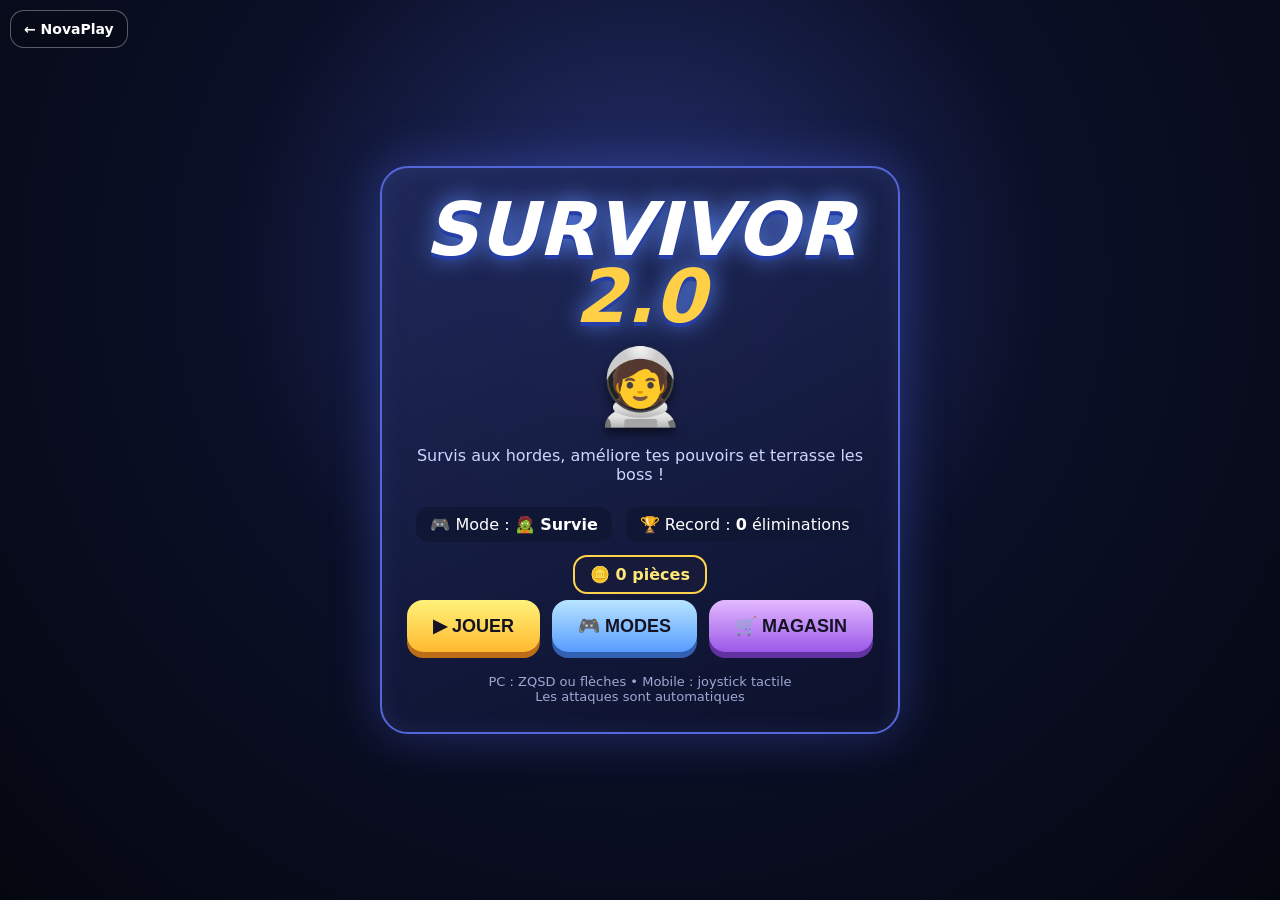
<file: Jeux/Survivor-2/index.html>
<!doctype html>
<html lang="fr">
<head>
  <meta charset="utf-8">
  <meta name="viewport" content="width=device-width,initial-scale=1,maximum-scale=1,user-scalable=no">
  <title>Survivor 2.0</title>
  <style>
    *{box-sizing:border-box;-webkit-tap-highlight-color:transparent}html,body{margin:0;width:100%;height:100%;overflow:hidden;background:#080b18;font-family:system-ui,Segoe UI,sans-serif;color:#fff;touch-action:none}canvas{display:block;width:100%;height:100%}
    .screen{position:fixed;inset:0;display:flex;align-items:center;justify-content:center;background:radial-gradient(circle at 50% 30%,#263170 0,#0b1028 45%,#050710 100%);z-index:5}.hidden{display:none!important}
    .card{text-align:center;width:min(92vw,520px);padding:28px 22px;border:2px solid #5267d9;border-radius:28px;background:linear-gradient(155deg,#20295be8,#0c112be8);box-shadow:0 0 50px #586cff55,inset 0 0 25px #7d8cff1b}
    h1{font-size:clamp(42px,10vw,74px);line-height:.9;margin:0 0 12px;text-transform:uppercase;font-style:italic;text-shadow:0 4px 0 #253da7,0 0 25px #5f8cff}.two{color:#ffcf45}p{color:#cdd6ff}.hero{font-size:74px;filter:drop-shadow(0 6px 5px #0008);margin:14px}.coinBox{display:inline-block;background:#171b39;border:2px solid #ffd34c;border-radius:14px;color:#ffe877;font-weight:900;padding:8px 15px;margin:6px}.menuBtns{display:flex;justify-content:center;gap:12px;flex-wrap:wrap}.blueBtn{background:linear-gradient(#b9e5ff,#579cff);box-shadow:0 6px 0 #3260b2}.purpleBtn{background:linear-gradient(#e3b9ff,#9b59e8);box-shadow:0 6px 0 #6232a2}
    button{border:0;border-radius:16px;padding:15px 26px;font-weight:900;font-size:18px;color:#131323;background:linear-gradient(#fff27b,#ffb92e);box-shadow:0 6px 0 #bd6d18;cursor:pointer;text-transform:uppercase}button:active{transform:translateY(4px);box-shadow:0 2px 0 #bd6d18}.small{font-size:13px;color:#9da9d4;margin-top:22px}
    #hud{position:fixed;inset:0;pointer-events:none;z-index:2}.top{position:absolute;left:12px;right:12px;top:max(10px,env(safe-area-inset-top));display:flex;gap:8px;align-items:center;text-shadow:0 2px 3px #000;font-weight:900}.stat{background:#111936ee;border:2px solid #5367a7;border-radius:12px;padding:8px 11px}.killStat{font-size:18px;border-color:#ffbd42;color:#ffe36b}.timer{margin-left:auto}.xpWrap{position:absolute;left:12px;right:12px;top:max(57px,calc(env(safe-area-inset-top) + 52px));height:12px;background:#11182d;border:2px solid #d8e1ff;border-radius:10px;overflow:hidden}.xp{height:100%;width:0;background:linear-gradient(90deg,#30d5ff,#7d5cff);transition:width .18s}.level{position:absolute;top:max(72px,calc(env(safe-area-inset-top) + 67px));left:50%;transform:translateX(-50%);font-weight:900;font-size:13px}.weapons{position:absolute;right:14px;bottom:14px;display:flex;flex-wrap:wrap;justify-content:flex-end;max-width:310px;gap:6px}.weaponBadge{background:#101735dd;border:2px solid #6177cc;border-radius:10px;padding:6px 9px;font-weight:900;font-size:13px;box-shadow:0 3px 8px #0008}
    #joystick{position:fixed;width:130px;height:130px;left:22px;bottom:max(22px,env(safe-area-inset-bottom));border-radius:50%;background:#d8e6ff20;border:3px solid #fff5;z-index:3;display:none}.stick{position:absolute;width:58px;height:58px;left:33px;top:33px;border-radius:50%;background:#7ba8ffcc;border:3px solid #e7f0ff;box-shadow:0 4px 15px #0008}
    #upgrade{background:#090b12e8;backdrop-filter:blur(8px)}#upgrade .card{width:min(96vw,820px);background:#242938f2;border-color:#f2bd26}#upgrade h2{background:linear-gradient(#ffd52e,#f4a900);color:#181818;border:3px solid #7f5910;border-radius:10px;padding:12px;text-shadow:0 2px #fff8}.choices{display:grid;grid-template-columns:repeat(3,1fr);gap:14px;margin-top:20px}.choice{padding:0;min-height:245px;border-radius:4px;background:#697184;border:3px solid #171a23;cursor:pointer;overflow:hidden;box-shadow:0 6px 0 #090b10}.choice:active{transform:scale(.97)}.choice .icon{font-size:58px;margin:18px 0 8px;filter:drop-shadow(0 4px 2px #0006)}.choice h3{margin:0;padding:9px 4px;color:#181818;background:linear-gradient(#ffd636,#f3aa16);border-bottom:3px solid #1a1d25}.choice p{font-size:14px;font-weight:800;text-align:left;margin:12px;background:#4d5568;padding:10px;min-height:58px}.stars{font-size:22px;letter-spacing:2px;background:#272c3a;color:#242735;padding:8px}.stars .on{color:#ffd52e;text-shadow:0 2px #8a5a00}.newTag{position:absolute;color:#6dff45;font-weight:1000;text-shadow:0 2px #183b0d;transform:translate(84px,-25px)}.danger{color:#ff7180}.record{display:inline-block;background:#101735;padding:8px 14px;border-radius:12px;margin:7px}.shopCard{width:min(96vw,850px);max-height:92vh;overflow:auto}.shopGrid,.modeGrid{display:grid;grid-template-columns:repeat(auto-fit,minmax(145px,1fr));gap:12px;margin:18px 0}.item,.modeItem{background:#111a3d;border:2px solid #526bc1;border-radius:18px;padding:12px}.item.selected,.modeItem.selected{border-color:#55ef8d;box-shadow:0 0 18px #55ef8d66}.item .preview,.modeItem .preview{font-size:48px}.item h3,.modeItem h3{margin:4px}.item button,.modeItem button{font-size:13px;padding:9px 12px;box-shadow:0 4px 0 #bd6d18}.sectionTitle{text-align:left;color:#ffe26b;border-bottom:2px solid #5267a8;padding-bottom:6px}
    @media(pointer:coarse),(max-width:700px){#joystick{display:block}.top{gap:3px;left:5px;right:5px}.stat{font-size:11px;padding:6px 5px}.killStat{font-size:11px}.choices{grid-template-columns:1fr}.choice{min-height:0;display:grid;grid-template-columns:60px 1fr;text-align:left}.choice .icon{grid-row:1/3}.choice h3{margin:0}.choice p{margin:2px 0}}
  </style>
<style>
#novaplayBackButton{position:fixed;left:max(10px,env(safe-area-inset-left));top:max(10px,env(safe-area-inset-top));z-index:100000;padding:10px 13px;border:1px solid #ffffff55;border-radius:14px;color:#fff;background:#080b18dd;text-decoration:none;font:800 14px system-ui}
</style></head>
<body><a id="novaplayBackButton" href="../../index.html">← NovaPlay</a>
  <canvas id="game"></canvas>
  <div id="hud" class="hidden"><div class="top"><div class="stat">❤️ <span id="hp">100</span></div><div class="stat killStat">💀 KILLS : <span id="kills">0</span></div><div class="stat">🌊 VAGUE <span id="wave">1</span></div><div class="stat timer">⏱️ <span id="time">00:00</span></div></div><div class="xpWrap"><div id="xp" class="xp"></div></div><div class="level">NIVEAU <span id="lvl">1</span></div><div id="weaponsHUD" class="weapons"></div></div>
  <div id="joystick" class="hidden"><div class="stick"></div></div>
  <div id="menu" class="screen"><div class="card"><h1>Survivor <span class="two">2.0</span></h1><div id="menuHero" class="hero">🧑‍🚀</div><p>Survis aux hordes, améliore tes pouvoirs et terrasse les boss !</p><div class="record">🎮 Mode : <b id="modeName">Survie</b></div><div class="record">🏆 Record : <b id="best">0</b> éliminations</div><div class="coinBox">🪙 <span id="menuCoins">0</span> pièces</div><div class="menuBtns"><button id="play">▶ Jouer</button><button id="openModes" class="blueBtn">🎮 Modes</button><button id="openShop" class="purpleBtn">🛒 Magasin</button></div><div class="small">PC : ZQSD ou flèches • Mobile : joystick tactile<br>Les attaques sont automatiques</div></div></div>
  <div id="modes" class="screen hidden"><div class="card shopCard"><h2>🎮 CHOISIS TON MODE</h2><div id="modeGrid" class="modeGrid"></div><button id="closeModes" class="blueBtn">← Retour</button></div></div>
  <div id="shop" class="screen hidden"><div class="card shopCard"><h2>🛒 MAGASIN</h2><div class="coinBox">🪙 <span id="shopCoins">0</span> pièces</div><h3 class="sectionTitle">Skins</h3><div id="skinGrid" class="shopGrid"></div><h3 class="sectionTitle">Accessoires</h3><div id="accessoryGrid" class="shopGrid"></div><button id="closeShop" class="blueBtn">← Retour</button></div></div>
  <div id="upgrade" class="screen hidden"><div class="card"><h2>⚡ Niveau supérieur !</h2><p>Choisis une amélioration</p><div id="choices" class="choices"></div></div></div>
  <div id="over" class="screen hidden"><div class="card"><h1 class="danger">Défaite</h1><div class="hero">💥</div><h2 id="result"></h2><p id="survived"></p><div id="earned" class="coinBox"></div><br><button id="again">↻ Rejouer</button><br><button id="back" style="margin-top:18px;background:linear-gradient(#dce5ff,#8fa9f3);box-shadow:0 6px 0 #526bb5">Menu</button></div></div>
<script>
(()=>{'use strict';
const canvas=document.querySelector('#game'),ctx=canvas.getContext('2d'),$=s=>document.querySelector(s);
let W,H,dpr,playing=false,paused=false,last=0,elapsed=0,spawnClock=0,bossSpawned=false,shake=0,wave=1,waveClock=0,intermission=0;
const WORLD={w:5200,h:5200};
let player,enemies=[],bullets=[],gems=[],particles=[],bolts=[],keys={},joy={x:0,y:0,id:null};
const skins=[{id:'classic',name:'Agent classique',icon:'🧑‍🚀',cost:0,body:'#27334d',scarf:'#f0443e',visor:'#bdf4ff'},{id:'neon',name:'Agent néon',icon:'🦸',cost:80,body:'#552c8a',scarf:'#44f2d2',visor:'#f2a8ff'},{id:'fire',name:'Agent volcan',icon:'🥷',cost:150,body:'#5a2526',scarf:'#ff9c2f',visor:'#ffe09a'},{id:'ice',name:'Agent polaire',icon:'🧊',cost:240,body:'#d9f3ff',scarf:'#277ee8',visor:'#65eaff'}];
const accessories=[{id:'none',name:'Aucun',icon:'➖',cost:0,desc:'Style naturel'},{id:'cap',name:'Casquette Pro',icon:'🧢',cost:55,desc:'Visière brillante et écusson S2'},{id:'crown',name:'Couronne royale',icon:'👑',cost:140,desc:'Or, rubis et diamants lumineux'},{id:'headphones',name:'Casque Cyber',icon:'🎧',cost:210,desc:'LED animées et micro intégré'},{id:'glasses',name:'Lunettes laser',icon:'🥽',cost:280,desc:'Double écran holographique'},{id:'jetpack',name:'Réacteur dorsal',icon:'🚀',cost:380,desc:'Propulseurs avec flammes animées'},{id:'wings',name:'Ailes mécaniques',icon:'🪽',cost:500,desc:'Ailes articulées en métal'}];
const modes=[{id:'survival',name:'Survie',icon:'🧟',desc:'Mode équilibré avec un boss toutes les 5 vagues',waveTime:24,spawn:1,bossEvery:5,power:1},{id:'horde',name:'Horde infernale',icon:'🌊',desc:'Deux fois plus d’ennemis et des vagues plus courtes',waveTime:20,spawn:2,bossEvery:4,power:1.05},{id:'bossrush',name:'Ruée des boss',icon:'☠️',desc:'Un nouveau boss à chaque vague',waveTime:28,spawn:.7,bossEvery:1,power:1.15},{id:'nightmare',name:'Cauchemar',icon:'🔥',desc:'Ennemis très puissants et vagues rapides',waveTime:17,spawn:1.6,bossEvery:3,power:1.5}];
let gameMode=localStorage.getItem('survivor20-mode')||'survival';
let coins=+localStorage.getItem('survivor20-coins')||0,ownedSkins=JSON.parse(localStorage.getItem('survivor20-skins')||'["classic"]'),ownedAccessories=JSON.parse(localStorage.getItem('survivor20-accessories')||'["none"]'),selectedSkin=localStorage.getItem('survivor20-selectedSkin')||'classic',selectedAccessory=localStorage.getItem('survivor20-selectedAccessory')||'none';
function mode(){return modes.find(m=>m.id===gameMode)||modes[0]}
const upgrades=[
 {icon:'🔫',key:'blasterLevel',name:'Blaster',desc:l=>l===0?'Débloque le blaster automatique':`Niveau ${l+1} : plus de tirs et de dégâts`,apply:p=>{p.blasterLevel++;p.damage+=6;if(p.blasterLevel===3||p.blasterLevel===5)p.shots++;p.fireRate*=.92}},
 {icon:'⚙️',key:'sawLevel',name:'Scies circulaires',desc:l=>l===0?'Débloque 1 scie tournante':`Niveau ${l+1} : ajoute une scie supplémentaire`,apply:p=>{p.sawLevel++;p.saws=p.sawLevel;p.sawDamage=28+p.sawLevel*10}},
 {icon:'🔥',key:'flameLevel',name:'Champ de flammes',desc:l=>l===0?'Débloque une zone de feu':`Niveau ${l+1} : zone plus grande et plus puissante`,apply:p=>p.flameLevel++},
 {icon:'⚡',key:'lightningLevel',name:'Éclair Tesla',desc:l=>l===0?'Frappe automatiquement un ennemi':`Niveau ${l+1} : davantage de cibles et de dégâts`,apply:p=>p.lightningLevel++},
 {icon:'🚀',key:'rocketLevel',name:'Roquettes',desc:l=>l===0?'Débloque des roquettes explosives':`Niveau ${l+1} : explosions plus puissantes`,apply:p=>p.rocketLevel++},
 {icon:'🛸',key:'droneLevel',name:'Drone de combat',desc:l=>l===0?'Débloque un drone tireur':`Niveau ${l+1} : ajoute un drone et accélère ses tirs`,apply:p=>p.droneLevel++},
 {icon:'🪃',key:'boomerangLevel',name:'Boomerang',desc:l=>l===0?'Lance un boomerang tournoyant':`Niveau ${l+1} : ajoute un boomerang et augmente sa portée`,apply:p=>p.boomerangLevel++},
 {icon:'🔩',key:'drillLevel',name:'Tir perforant',desc:l=>l===0?'Débloque une mèche qui traverse les ennemis':`Niveau ${l+1} : davantage de mèches et de dégâts`,apply:p=>p.drillLevel++},
 {icon:'❄️',key:'frostLevel',name:'Bouclier polaire',desc:l=>l===0?'Crée une aura qui ralentit et blesse':`Niveau ${l+1} : aura plus large et plus glaciale`,apply:p=>p.frostLevel++},
 {icon:'👟',name:'Turbo-bottes',desc:()=>'+12% vitesse de déplacement',apply:p=>p.speed*=1.12},
 {icon:'❤️',name:'Cœur d’acier',desc:()=>'+25 vie maximum et soin',apply:p=>{p.maxHp+=25;p.hp=Math.min(p.maxHp,p.hp+35)}},
 {icon:'🧲',name:'Aimant quantique',desc:()=>"Ramasse l’XP de plus loin",apply:p=>p.magnet+=45},
 {icon:'💥',name:'Munitions lourdes',desc:()=>'+25% taille et +5 dégâts',apply:p=>{p.bulletSize*=1.25;p.damage+=5}}
];
function resize(){dpr=Math.min(devicePixelRatio||1,2);W=innerWidth;H=innerHeight;canvas.width=W*dpr;canvas.height=H*dpr;ctx.setTransform(dpr,0,0,dpr,0,0)}addEventListener('resize',resize);resize();
function reset(){enemies=[];bullets=[];gems=[];particles=[];bolts=[];elapsed=0;spawnClock=0;bossSpawned=false;shake=0;wave=1;waveClock=0;intermission=0;player={x:WORLD.w/2,y:WORLD.h/2,r:19,hp:100,maxHp:100,speed:270,damage:18,fireRate:.55,fireClock:0,shots:1,bulletSize:6,magnet:105,blasterLevel:1,sawLevel:0,saws:0,sawDamage:0,flameLevel:0,lightningLevel:0,lightningClock:0,rocketLevel:0,rocketClock:0,droneLevel:0,droneClock:0,boomerangLevel:0,drillLevel:0,drillClock:0,frostLevel:0,orbAngle:0,xp:0,xpNeed:9,level:1,kills:0,invuln:0,moving:false,facing:1,recoil:0,regen:1.2};updateHUD()}
function start(){reset();playing=true;paused=false;last=performance.now();$('#menu').classList.add('hidden');$('#over').classList.add('hidden');$('#hud').classList.remove('hidden');$('#joystick').classList.remove('hidden');requestAnimationFrame(loop)}
function end(){playing=false;$('#hud').classList.add('hidden');$('#joystick').classList.add('hidden');$('#over').classList.remove('hidden');$('#result').textContent=player.kills+' monstres éliminés';$('#survived').textContent='Temps de survie : '+formatTime(elapsed);let reward=Math.max(5,Math.floor(player.kills/2+elapsed/12));coins+=reward;saveCollection();$('#earned').textContent='🪙 +'+reward+' pièces gagnées';let b=Math.max(+localStorage.getItem('survivor20-best')||0,player.kills);localStorage.setItem('survivor20-best',b);$('#best').textContent=b}
function spawnEnemy(type){let a=Math.random()*Math.PI*2,d=Math.max(W,H)*.65+80+Math.random()*180,x=Math.max(40,Math.min(WORLD.w-40,player.x+Math.cos(a)*d)),y=Math.max(40,Math.min(WORLD.h-40,player.y+Math.sin(a)*d)),roll=Math.random();let t=type||(wave>6&&roll<.12?'brute':wave>4&&roll<.25?'spitter':wave>2&&roll<.42?'crawler':wave>2&&roll<.59?'tank':wave>1&&roll<.82?'fast':'basic'),scale=(1+(wave-1)*.13)*mode().power;let data=t==='fast'?{r:16,hp:28*scale,speed:110+wave*2,damage:9+wave,color:'#ff5da2',xp:4}:t==='tank'?{r:30,hp:120*scale,speed:43+wave,damage:18+wave*1.5,color:'#8e55d8',xp:10}:t==='crawler'?{r:13,hp:35*scale,speed:145+wave*2,damage:8+wave,color:'#d77b45',xp:5}:t==='spitter'?{r:22,hp:72*scale,speed:58+wave,damage:16+wave,color:'#54c96c',xp:8}:t==='brute'?{r:37,hp:240*scale,speed:35+wave,damage:26+wave*2,color:'#a84d41',xp:15}:t==='bossMech'?{r:65,hp:1500*scale,speed:32+wave,damage:32+wave*2,color:'#70879b',xp:100,boss:true,bossName:'MÉCA-ZOMBIE'}:t==='bossReaper'?{r:58,hp:1250*scale,speed:55+wave,damage:28+wave*2,color:'#7e3eb0',xp:100,boss:true,bossName:'FAUCHEUR TOXIQUE'}:t==='bossTitan'?{r:70,hp:1900*scale,speed:29+wave,damage:38+wave*2,color:'#c54848',xp:120,boss:true,bossName:'TITAN DU NÉANT'}:{r:21,hp:48*scale,speed:64+wave*1.5,damage:12+wave,color:'#6754db',xp:4};enemies.push({x,y,type:t,variant:Math.floor(Math.random()*4),hit:0,walk:Math.random()*6,...data,maxHp:data.hp})}
function shoot(){if(!enemies.length)return;let sorted=enemies.slice().sort((a,b)=>dist(player,a)-dist(player,b)),target=sorted[0],base=Math.atan2(target.y-player.y,target.x-player.x);player.facing=Math.cos(base)>=0?1:-1;player.recoil=1;for(let i=0;i<player.shots;i++){let spread=(i-(player.shots-1)/2)*.15,a=base+spread;bullets.push({x:player.x,y:player.y,vx:Math.cos(a)*510,vy:Math.sin(a)*510,r:player.bulletSize,damage:player.damage,life:1.25})}}
function update(dt){elapsed+=dt;player.invuln=Math.max(0,player.invuln-dt);player.fireClock-=dt;player.lightningClock-=dt;player.rocketClock-=dt;player.droneClock-=dt;player.recoil=Math.max(0,player.recoil-dt*7);player.orbAngle+=dt*2.8;let dx=(keys.ArrowRight||keys.d?1:0)-(keys.ArrowLeft||keys.q||keys.a?1:0)+joy.x,dy=(keys.ArrowDown||keys.s?1:0)-(keys.ArrowUp||keys.z||keys.w?1:0)+joy.y,m=Math.hypot(dx,dy);player.moving=m>.12;if(Math.abs(dx)>.12)player.facing=dx>0?1:-1;if(m>1){dx/=m;dy/=m}player.x=Math.max(player.r,Math.min(WORLD.w-player.r,player.x+dx*player.speed*dt));player.y=Math.max(player.r,Math.min(WORLD.h-player.r,player.y+dy*player.speed*dt));if(player.fireClock<=0){shoot();player.fireClock=player.fireRate}if(player.lightningLevel&&player.lightningClock<=0){let targets=enemies.slice().sort((a,b)=>dist(player,a)-dist(player,b)).slice(0,Math.ceil(player.lightningLevel/2));targets.forEach(e=>{e.hp-=35+player.lightningLevel*14;bolts.push({x1:player.x,y1:player.y,x2:e.x,y2:e.y,life:.14})});player.lightningClock=Math.max(.45,1.35-player.lightningLevel*.14)}if(player.rocketLevel&&player.rocketClock<=0&&enemies.length){let t=enemies.slice().sort((a,b)=>dist(player,a)-dist(player,b))[0],a=Math.atan2(t.y-player.y,t.x-player.x);bullets.push({x:player.x,y:player.y,vx:Math.cos(a)*300,vy:Math.sin(a)*300,r:9,damage:38+player.rocketLevel*18,life:2,rocket:true,blast:45+player.rocketLevel*9});player.rocketClock=Math.max(.7,2-player.rocketLevel*.22)}if(player.droneLevel&&player.droneClock<=0&&enemies.length){for(let i=0;i<player.droneLevel;i++){let a=player.orbAngle+i*Math.PI*2/player.droneLevel,ox=player.x+Math.cos(a)*48,oy=player.y+Math.sin(a)*48,t=enemies[(i)%Math.min(enemies.length,3)],ta=Math.atan2(t.y-oy,t.x-ox);bullets.push({x:ox,y:oy,vx:Math.cos(ta)*580,vy:Math.sin(ta)*580,r:4,damage:12+player.droneLevel*5,life:1.2,drone:true})}player.droneClock=Math.max(.25,.85-player.droneLevel*.1)}
 player.hp=Math.min(player.maxHp,player.hp+player.regen*dt);player.drillClock-=dt;if(player.drillLevel&&player.drillClock<=0&&enemies.length){let t=enemies.slice().sort((a,b)=>dist(player,a)-dist(player,b))[0],a=Math.atan2(t.y-player.y,t.x-player.x),n=1+Math.floor(player.drillLevel/3);for(let i=0;i<n;i++){let an=a+(i-(n-1)/2)*.18;bullets.push({x:player.x,y:player.y,vx:Math.cos(an)*650,vy:Math.sin(an)*650,r:7,damage:28+player.drillLevel*12,life:1.5,pierce:true,hitIds:[]})}player.drillClock=Math.max(.45,1.4-player.drillLevel*.15)}let cfg=mode();waveClock+=dt;if(waveClock>=cfg.waveTime){waveClock=0;wave++;intermission=2.5;player.hp=Math.min(player.maxHp,player.hp+15);let bossWave=wave%cfg.bossEvery===0;banner(bossWave?'☠️ VAGUE '+wave+' : BOSS !':'🌊 VAGUE '+wave);if(bossWave){let bosses=['bossTitan','bossMech','bossReaper'],bt=bosses[(Math.floor(wave/cfg.bossEvery)-1)%bosses.length];spawnEnemy(bt);if(gameMode==='bossrush'&&wave>3)spawnEnemy(bosses[(bosses.indexOf(bt)+1)%bosses.length])}}intermission=Math.max(0,intermission-dt);spawnClock-=dt;let interval=Math.max(.08,(.66-wave*.045)/cfg.spawn);if(intermission<=0&&spawnClock<=0){let count=Math.max(1,Math.ceil((1+Math.floor(wave/4))*cfg.spawn));while(count--)spawnEnemy();spawnClock=interval}
 bullets.forEach(b=>{b.x+=b.vx*dt;b.y+=b.vy*dt;b.life-=dt});bullets=bullets.filter(b=>b.life>0);
 enemies.forEach(e=>{let a=Math.atan2(player.y-e.y,player.x-e.x);e.x+=Math.cos(a)*e.speed*dt;e.y+=Math.sin(a)*e.speed*dt;e.walk+=dt*e.speed*.08;e.hit=Math.max(0,e.hit-dt);if(dist(e,player)<e.r+player.r&&player.invuln<=0){player.hp-=e.damage;player.invuln=.65;shake=10;burst(player.x,player.y,'#ff4055',12);if(player.hp<=0)end()}
  bullets.forEach(b=>{if(b.life>0&&dist(e,b)<e.r+b.r&&(!b.pierce||!b.hitIds.includes(e))){e.hp-=b.damage;if(b.rocket){enemies.forEach(o=>{if(o!==e&&dist(o,b)<b.blast)o.hp-=b.damage*.6});burst(b.x,b.y,'#ff9c32',24);shake=7}else burst(b.x,b.y,b.pierce?'#ffcf55':'#6ee7ff',3);if(b.pierce)b.hitIds.push(e);else b.life=0;e.hit=.08}});
  for(let i=0;i<player.saws;i++){let a=player.orbAngle+i*Math.PI*2/player.saws,ox=player.x+Math.cos(a)*72,oy=player.y+Math.sin(a)*72;if(Math.hypot(e.x-ox,e.y-oy)<e.r+15&&e.hit<=0){e.hp-=player.sawDamage;e.hit=.18;burst(ox,oy,'#dcecff',2)}}for(let i=0;i<player.boomerangLevel;i++){let a=-player.orbAngle*1.4+i*Math.PI*2/player.boomerangLevel,r=105+Math.sin(elapsed*3+i)*35,ox=player.x+Math.cos(a)*r,oy=player.y+Math.sin(a)*r;if(Math.hypot(e.x-ox,e.y-oy)<e.r+16&&e.hit<=0){e.hp-=25+player.boomerangLevel*9;e.hit=.16;burst(ox,oy,'#ff765b',3)}}if(player.flameLevel&&dist(e,player)<70+player.flameLevel*18){e.hp-=(7+player.flameLevel*3)*dt;e.hit=Math.max(e.hit,.03)}if(player.frostLevel&&dist(e,player)<65+player.frostLevel*17){e.hp-=(4+player.frostLevel*2)*dt;e.hit=Math.max(e.hit,.02)}
 });
 enemies=enemies.filter(e=>{if(e.hp>0)return true;player.kills++;gems.push({x:e.x,y:e.y,r:e.boss?13:7,value:e.xp,color:e.boss?'#ffd84a':'#45f0ff'});burst(e.x,e.y,e.color,e.boss?45:10);return false});
 gems.forEach(g=>{let d=dist(g,player);if(d<player.magnet){let speed=240+(player.magnet-d)*5,a=Math.atan2(player.y-g.y,player.x-g.x);g.x+=Math.cos(a)*speed*dt;g.y+=Math.sin(a)*speed*dt}if(d<player.r+g.r){player.xp+=g.value;g.dead=true;checkLevel()}});gems=gems.filter(g=>!g.dead);
 particles.forEach(p=>{p.x+=p.vx*dt;p.y+=p.vy*dt;p.vx*=.96;p.vy*=.96;p.life-=dt});particles=particles.filter(p=>p.life>0);bolts.forEach(b=>b.life-=dt);bolts=bolts.filter(b=>b.life>0);updateHUD()}
function checkLevel(){if(player.xp>=player.xpNeed){player.xp-=player.xpNeed;player.level++;player.xpNeed=Math.floor(player.xpNeed*1.22+4);showUpgrade()}}
function starHTML(n){return '<span class="on">'+'★'.repeat(n)+'</span>'+'★'.repeat(5-n)}
function showUpgrade(){paused=true;$('#upgrade').classList.remove('hidden');let available=upgrades.filter(u=>!u.key||player[u.key]<5),picks=[...available].sort(()=>Math.random()-.5).slice(0,3);$('#choices').innerHTML='';picks.forEach(u=>{let lev=u.key?player[u.key]:0,next=u.key?lev+1:1,el=document.createElement('div');el.className='choice';el.innerHTML=`${u.key&&lev===0?'<div class="newTag">NOUVEAU !</div>':''}<h3>${u.name}</h3><div class="icon">${u.icon}</div><p>${u.desc(lev)}</p><div class="stars">${starHTML(next)}</div>`;el.onclick=()=>{u.apply(player);$('#upgrade').classList.add('hidden');paused=false;last=performance.now();updateHUD()};$('#choices').append(el)})}
function draw(){let camX=Math.max(0,Math.min(WORLD.w-W,player.x-W/2)),camY=Math.max(0,Math.min(WORLD.h-H,player.y-H/2));let grd=ctx.createLinearGradient(0,0,W,H);grd.addColorStop(0,'#384858');grd.addColorStop(1,'#273d48');ctx.fillStyle=grd;ctx.fillRect(0,0,W,H);ctx.save();if(shake){ctx.translate((Math.random()-.5)*shake,(Math.random()-.5)*shake);shake*=.8}ctx.translate(-camX,-camY);drawGround(camX,camY);drawWorldDetails(camX,camY);drawFlame();drawFrost();gems.forEach(g=>{ctx.save();ctx.translate(g.x,g.y);ctx.rotate(elapsed*2);ctx.fillStyle=g.color;ctx.shadowColor=g.color;ctx.shadowBlur=14;ctx.beginPath();ctx.moveTo(0,-g.r);ctx.lineTo(g.r*.75,0);ctx.lineTo(0,g.r);ctx.lineTo(-g.r*.75,0);ctx.closePath();ctx.fill();ctx.restore()});
 bullets.forEach(b=>{ctx.save();ctx.translate(b.x,b.y);if(b.rocket){ctx.rotate(Math.atan2(b.vy,b.vx));ctx.fillStyle='#ff6338';ctx.beginPath();ctx.moveTo(-15,0);ctx.lineTo(-24,-7);ctx.lineTo(-21,7);ctx.closePath();ctx.fill();ctx.fillStyle='#e9edf2';ctx.fillRect(-8,-6,20,12);ctx.fillStyle='#e3313d';ctx.beginPath();ctx.moveTo(12,-6);ctx.lineTo(21,0);ctx.lineTo(12,6);ctx.fill()}else if(b.pierce){ctx.rotate(Math.atan2(b.vy,b.vx)+elapsed*12);ctx.fillStyle='#ffcf45';ctx.strokeStyle='#7e421c';ctx.lineWidth=2;ctx.beginPath();ctx.moveTo(14,0);ctx.lineTo(-8,-8);ctx.lineTo(-4,0);ctx.lineTo(-8,8);ctx.closePath();ctx.fill();ctx.stroke()}else{ctx.fillStyle=b.drone?'#ffe65b':'#8cf8ff';ctx.shadowColor=b.drone?'#ffb52e':'#39cfff';ctx.shadowBlur=15;ctx.beginPath();ctx.arc(0,0,b.r,0,Math.PI*2);ctx.fill()}ctx.restore()});ctx.shadowBlur=0;
 enemies.forEach(e=>{drawEnemy(e);drawZombieDetail(e);drawSpecialEnemy(e)});drawBackAccessory();drawPlayer();drawEquippedStyle();drawAccessoryDetails();drawBoomerangs();bolts.forEach(drawBolt);particles.forEach(p=>{ctx.globalAlpha=Math.max(0,p.life*2);ctx.fillStyle=p.color;ctx.fillRect(p.x,p.y,p.size,p.size)});ctx.globalAlpha=1;ctx.restore();drawMiniMap()}
function drawGround(cx,cy){let s=120,x0=Math.floor(cx/s)*s-s,y0=Math.floor(cy/s)*s-s;ctx.strokeStyle='#7f91ff0d';ctx.lineWidth=1;for(let x=x0;x<cx+W+s;x+=s){ctx.beginPath();ctx.moveTo(x,cy-20);ctx.lineTo(x,cy+H+20);ctx.stroke()}for(let y=y0;y<cy+H+s;y+=s){ctx.beginPath();ctx.moveTo(cx-20,y);ctx.lineTo(cx+W+20,y);ctx.stroke()}for(let i=0;i<220;i++){let x=(i*947+133)%WORLD.w,y=(i*613+271)%WORLD.h;if(x>cx-80&&x<cx+W+80&&y>cy-80&&y<cy+H+80){ctx.fillStyle=i%3?'#4562882c':'#5c3d8328';ctx.beginPath();ctx.arc(x,y,12+(i%5)*5,0,Math.PI*2);ctx.fill();ctx.fillStyle='#93a7d41b';ctx.beginPath();ctx.arc(x-5,y-5,4+(i%3),0,Math.PI*2);ctx.fill()}}ctx.strokeStyle='#7da2ff';ctx.lineWidth=8;ctx.strokeRect(4,4,WORLD.w-8,WORLD.h-8)}
function drawWorldDetails(cx,cy){for(let x=700;x<WORLD.w;x+=1300){if(x>cx-180&&x<cx+W+180){ctx.fillStyle='#202b35';ctx.fillRect(x-110,cy-20,220,H+40);ctx.fillStyle='#7b8790';ctx.fillRect(x-118,cy-20,8,H+40);ctx.fillRect(x+110,cy-20,8,H+40);ctx.strokeStyle='#f4d35e88';ctx.lineWidth=4;ctx.setLineDash([28,24]);ctx.beginPath();ctx.moveTo(x,cy-20);ctx.lineTo(x,cy+H+20);ctx.stroke();ctx.setLineDash([])}}for(let i=0;i<90;i++){let x=(i*733+191)%WORLD.w,y=(i*997+311)%WORLD.h;if(x>cx-60&&x<cx+W+60&&y>cy-60&&y<cy+H+60){ctx.fillStyle='#1a2930aa';ctx.beginPath();ctx.ellipse(x+5,y+13,23,8,0,0,Math.PI*2);ctx.fill();ctx.fillStyle=i%2?'#39744c':'#2e6540';ctx.beginPath();ctx.arc(x,y,16+i%4*2,0,Math.PI*2);ctx.fill();ctx.fillStyle='#5a8f59';ctx.beginPath();ctx.arc(x-6,y-6,8,0,Math.PI*2);ctx.fill()}}}
function drawPlayer(){let p=player,walk=p.moving?Math.sin(elapsed*13):0,bob=Math.abs(walk)*2;ctx.save();ctx.translate(p.x,p.y-bob);ctx.scale(p.facing,1);if(p.invuln&&Math.floor(p.invuln*12)%2)ctx.globalAlpha=.3;ctx.fillStyle='#10182099';ctx.beginPath();ctx.ellipse(0,25+bob,23,8,0,0,Math.PI*2);ctx.fill();ctx.strokeStyle='#141721';ctx.lineWidth=5;ctx.beginPath();ctx.moveTo(-8,15);ctx.lineTo(-10+walk*6,25);ctx.moveTo(8,15);ctx.lineTo(10-walk*6,25);ctx.stroke();ctx.fillStyle='#27334d';ctx.strokeStyle='#111522';ctx.lineWidth=3;ctx.beginPath();ctx.roundRect(-17,-2,34,25,8);ctx.fill();ctx.stroke();ctx.fillStyle='#f0443e';ctx.beginPath();ctx.moveTo(-19,4);ctx.lineTo(20,2);ctx.lineTo(15,16);ctx.lineTo(-15,14);ctx.closePath();ctx.fill();ctx.fillStyle='#f5d6bc';ctx.strokeStyle='#111522';ctx.beginPath();ctx.roundRect(-18,-22,36,27,7);ctx.fill();ctx.stroke();ctx.fillStyle='#232936';ctx.beginPath();ctx.roundRect(-21,-28,42,13,6);ctx.fill();ctx.fillStyle='#bdf4ff';ctx.beginPath();ctx.roundRect(-15,-25,30,9,4);ctx.fill();ctx.fillStyle='#fff';ctx.globalAlpha=.55;ctx.fillRect(-10,-24,7,7);ctx.globalAlpha=1;ctx.fillStyle='#151821';ctx.beginPath();ctx.arc(-8,-7,3,0,Math.PI*2);ctx.arc(8,-7,3,0,Math.PI*2);ctx.fill();ctx.save();ctx.translate(14-p.recoil*5,8);ctx.rotate(-.25-p.recoil*.08);ctx.fillStyle='#384553';ctx.strokeStyle='#11151b';ctx.lineWidth=3;ctx.beginPath();ctx.roundRect(0,-6,27,12,3);ctx.fill();ctx.stroke();ctx.fillStyle='#ff9f31';ctx.fillRect(23,-4,13,8);ctx.fillStyle='#172330';ctx.fillRect(7,5,8,10);ctx.restore();ctx.restore();if(p.recoil>.45){ctx.fillStyle='#ffdd55';ctx.beginPath();ctx.moveTo(p.x+p.facing*43,p.y-3);ctx.lineTo(p.x+p.facing*58,p.y-10);ctx.lineTo(p.x+p.facing*53,p.y+3);ctx.lineTo(p.x+p.facing*58,p.y+10);ctx.closePath();ctx.fill()}for(let i=0;i<p.saws;i++){let a=p.orbAngle+i*Math.PI*2/p.saws,x=p.x+Math.cos(a)*72,y=p.y+Math.sin(a)*72;drawSaw(x,y,-p.orbAngle*4)}for(let i=0;i<p.droneLevel;i++){let a=-p.orbAngle*.65+i*Math.PI*2/p.droneLevel;drawDrone(p.x+Math.cos(a)*48,p.y+Math.sin(a)*48)}drawPlayerHealth()}
function drawDrone(x,y){ctx.save();ctx.translate(x,y);ctx.fillStyle='#27334b';ctx.strokeStyle='#8eeaff';ctx.lineWidth=2;ctx.beginPath();ctx.roundRect(-11,-7,22,14,5);ctx.fill();ctx.stroke();ctx.fillStyle='#50dfff';ctx.beginPath();ctx.arc(0,0,4,0,Math.PI*2);ctx.fill();ctx.fillStyle='#c7d5df';ctx.fillRect(-17,-2,7,4);ctx.fillRect(10,-2,7,4);ctx.restore()}
function drawPlayerHealth(){let w=58,x=player.x-w/2,y=player.y-43;ctx.fillStyle='#151a22dd';ctx.fillRect(x-2,y-2,w+4,10);ctx.fillStyle=player.hp/player.maxHp>.35?'#45e778':'#ff4b4b';ctx.fillRect(x,y,w*Math.max(0,player.hp/player.maxHp),6);ctx.strokeStyle='#fff';ctx.lineWidth=1;ctx.strokeRect(x,y,w,6)}
function drawEquippedStyle(){let s=skins.find(x=>x.id===selectedSkin)||skins[0];ctx.save();ctx.translate(player.x,player.y);ctx.globalAlpha=.9;ctx.fillStyle=s.body;ctx.strokeStyle='#101522';ctx.lineWidth=2;ctx.beginPath();ctx.roundRect(-14,1,28,18,6);ctx.fill();ctx.stroke();ctx.fillStyle=s.scarf;ctx.beginPath();ctx.moveTo(-16,2);ctx.lineTo(17,1);ctx.lineTo(12,11);ctx.lineTo(-12,10);ctx.closePath();ctx.fill();ctx.globalAlpha=1;if(selectedAccessory==='cap'){ctx.fillStyle='#3986e5';ctx.beginPath();ctx.arc(0,-27,17,Math.PI,0);ctx.fill();ctx.fillRect(-16,-28,31,5);ctx.fillRect(10,-25,14,4)}if(selectedAccessory==='crown'){ctx.fillStyle='#ffd83f';ctx.beginPath();ctx.moveTo(-15,-27);ctx.lineTo(-12,-43);ctx.lineTo(-4,-33);ctx.lineTo(2,-46);ctx.lineTo(8,-33);ctx.lineTo(15,-43);ctx.lineTo(15,-27);ctx.closePath();ctx.fill()}if(selectedAccessory==='headphones'){ctx.strokeStyle='#8b5cff';ctx.lineWidth=5;ctx.beginPath();ctx.arc(0,-15,19,Math.PI,0);ctx.stroke();ctx.fillStyle='#4e2b91';ctx.fillRect(-22,-16,7,14);ctx.fillRect(15,-16,7,14)}ctx.restore()}
function drawBackAccessory(){if(selectedAccessory!=='jetpack'&&selectedAccessory!=='wings')return;ctx.save();ctx.translate(player.x,player.y);if(selectedAccessory==='jetpack'){let flame=9+Math.sin(elapsed*18)*4;ctx.fillStyle='#ffcf42';ctx.beginPath();ctx.moveTo(-13,20);ctx.lineTo(-8,20+flame);ctx.lineTo(-3,20);ctx.moveTo(4,20);ctx.lineTo(9,20+flame);ctx.lineTo(14,20);ctx.fill();ctx.fillStyle='#ff5b2d';ctx.beginPath();ctx.moveTo(-11,20);ctx.lineTo(-8,20+flame*.55);ctx.lineTo(-5,20);ctx.moveTo(6,20);ctx.lineTo(9,20+flame*.55);ctx.lineTo(12,20);ctx.fill();ctx.fillStyle='#3e4c59';ctx.strokeStyle='#111822';ctx.lineWidth=2;ctx.beginPath();ctx.roundRect(-16,-3,32,25,6);ctx.fill();ctx.stroke();ctx.fillStyle='#9eabb3';ctx.fillRect(-12,1,8,17);ctx.fillRect(4,1,8,17);ctx.fillStyle='#39e7ff';ctx.beginPath();ctx.arc(0,4,4,0,Math.PI*2);ctx.fill()}else{let flap=Math.sin(elapsed*5)*5;ctx.fillStyle='#bac8d6';ctx.strokeStyle='#263643';ctx.lineWidth=3;for(let side of [-1,1]){ctx.save();ctx.scale(side,1);ctx.beginPath();ctx.moveTo(8,-2);ctx.lineTo(30+flap,-20);ctx.lineTo(26+flap,0);ctx.lineTo(42+flap,8);ctx.lineTo(21,15);ctx.lineTo(9,8);ctx.closePath();ctx.fill();ctx.stroke();ctx.strokeStyle='#6f8494';ctx.lineWidth=2;ctx.beginPath();ctx.moveTo(11,4);ctx.lineTo(31+flap,7);ctx.moveTo(14,1);ctx.lineTo(27+flap,-14);ctx.stroke();ctx.restore()}}ctx.restore()}
function drawAccessoryDetails(){ctx.save();ctx.translate(player.x,player.y);if(selectedAccessory==='cap'){ctx.strokeStyle='#101927';ctx.lineWidth=2;ctx.strokeRect(-16,-28,31,5);ctx.fillStyle='#7fc4ff';ctx.beginPath();ctx.moveTo(-9,-36);ctx.lineTo(3,-40);ctx.lineTo(12,-34);ctx.lineTo(10,-29);ctx.lineTo(-10,-29);ctx.closePath();ctx.fill();ctx.stroke();ctx.fillStyle='#fff';ctx.font='bold 8px system-ui';ctx.fillText('S2',-5,-31);ctx.fillStyle='#bce5ff';ctx.fillRect(11,-25,11,2)}else if(selectedAccessory==='crown'){ctx.strokeStyle='#7d5310';ctx.lineWidth=2;ctx.beginPath();ctx.moveTo(-15,-27);ctx.lineTo(-12,-43);ctx.lineTo(-4,-33);ctx.lineTo(2,-46);ctx.lineTo(8,-33);ctx.lineTo(15,-43);ctx.lineTo(15,-27);ctx.closePath();ctx.stroke();for(let j=0;j<3;j++){ctx.fillStyle=['#ff4059','#42d9ff','#9b62ff'][j];ctx.shadowColor=ctx.fillStyle;ctx.shadowBlur=8;ctx.beginPath();ctx.arc(-8+j*8,-30,3,0,Math.PI*2);ctx.fill()}ctx.shadowBlur=0;ctx.fillStyle='#fff6a8';ctx.fillRect(-9,-40,3,5)}else if(selectedAccessory==='headphones'){let pulse=5+Math.sin(elapsed*8)*2;ctx.strokeStyle='#c6afff';ctx.lineWidth=2;ctx.beginPath();ctx.arc(0,-15,19,Math.PI,0);ctx.stroke();for(let side of [-1,1]){ctx.fillStyle='#292044';ctx.strokeStyle='#9b68ff';ctx.lineWidth=2;ctx.beginPath();ctx.roundRect(side*15-(side<0?7:0),-16,7,14,3);ctx.fill();ctx.stroke();ctx.fillStyle='#54ecff';ctx.shadowColor='#54ecff';ctx.shadowBlur=pulse;ctx.fillRect(side*17-(side<0?4:0),-12,3,6)}ctx.shadowBlur=0;ctx.strokeStyle='#8b5cff';ctx.lineWidth=2;ctx.beginPath();ctx.moveTo(19,-5);ctx.quadraticCurveTo(25,2,16,5);ctx.stroke();ctx.fillStyle='#55eaff';ctx.beginPath();ctx.arc(15,5,2.5,0,Math.PI*2);ctx.fill()}else if(selectedAccessory==='glasses'){let glow=8+Math.sin(elapsed*7)*4;ctx.fillStyle='#10223c';ctx.strokeStyle='#53efff';ctx.shadowColor='#43deff';ctx.shadowBlur=glow;ctx.lineWidth=2;ctx.beginPath();ctx.roundRect(-17,-14,15,10,3);ctx.roundRect(2,-14,15,10,3);ctx.fill();ctx.stroke();ctx.shadowBlur=0;ctx.strokeStyle='#6ef4ff';ctx.beginPath();ctx.moveTo(-2,-9);ctx.lineTo(2,-9);ctx.stroke();ctx.fillStyle='#affaff88';ctx.fillRect(-14,-12,6,2);ctx.fillRect(5,-12,6,2)}ctx.restore()}
function drawSaw(x,y,a){ctx.save();ctx.translate(x,y);ctx.rotate(a);ctx.fillStyle='#d9e4ed';ctx.strokeStyle='#778692';ctx.lineWidth=2;ctx.beginPath();let n=16;for(let i=0;i<n*2;i++){let r=i%2?12:18,an=i*Math.PI/n;ctx.lineTo(Math.cos(an)*r,Math.sin(an)*r)}ctx.closePath();ctx.fill();ctx.stroke();ctx.fillStyle='#596875';ctx.beginPath();ctx.arc(0,0,5,0,Math.PI*2);ctx.fill();ctx.restore()}
function drawEnemy(e){ctx.save();ctx.translate(e.x,e.y);let bob=Math.sin(e.walk)*1.5,s=e.r/21,leg=Math.sin(e.walk)*4;ctx.scale(s,s);ctx.translate(0,bob);ctx.fillStyle='#10202766';ctx.beginPath();ctx.ellipse(0,23,17,6,0,0,Math.PI*2);ctx.fill();ctx.strokeStyle='#172021';ctx.lineWidth=5;ctx.lineCap='round';ctx.beginPath();ctx.moveTo(-7,13);ctx.lineTo(-8+leg,24);ctx.moveTo(7,13);ctx.lineTo(8-leg,24);ctx.stroke();ctx.fillStyle=e.type==='tank'?'#ec7143':e.type==='fast'?'#316fc5':e.boss?'#8f3040':'#237eb0';ctx.strokeStyle='#172021';ctx.lineWidth=3;ctx.beginPath();ctx.roundRect(-13,-1,26,20,3);ctx.fill();ctx.stroke();ctx.strokeStyle='#486258';ctx.lineWidth=5;ctx.beginPath();ctx.moveTo(-12,2);ctx.lineTo(-18-leg*.4,14);ctx.moveTo(12,2);ctx.lineTo(18+leg*.4,14);ctx.stroke();ctx.fillStyle=e.hit?'#fff':'#93ae79';ctx.strokeStyle='#172021';ctx.lineWidth=3;ctx.beginPath();ctx.roundRect(-14,-17,28,20,4);ctx.fill();ctx.stroke();ctx.fillStyle='#fff';ctx.beginPath();ctx.arc(-6,-8,4,0,Math.PI*2);ctx.arc(6,-8,4,0,Math.PI*2);ctx.fill();ctx.fillStyle='#18221e';ctx.beginPath();ctx.arc(-6,-8,1.8,0,Math.PI*2);ctx.arc(6,-8,1.8,0,Math.PI*2);ctx.fill();ctx.strokeStyle='#324437';ctx.lineWidth=2;ctx.beginPath();ctx.moveTo(-5,-1);ctx.lineTo(0,-4);ctx.lineTo(6,-1);ctx.stroke();if(e.type==='tank'||e.boss){ctx.fillStyle=e.boss?'#d33f49':'#ffd34f';ctx.strokeStyle='#172021';ctx.lineWidth=2;ctx.beginPath();ctx.arc(0,-18,16,Math.PI,0);ctx.lineTo(17,-13);ctx.lineTo(-17,-13);ctx.closePath();ctx.fill();ctx.stroke();ctx.fillRect(-18,-15,36,5)}else if(e.type==='fast'){ctx.fillStyle='#7f4fd6';ctx.beginPath();ctx.moveTo(-14,-14);ctx.lineTo(-19,-25);ctx.lineTo(-5,-17);ctx.moveTo(14,-14);ctx.lineTo(19,-25);ctx.lineTo(5,-17);ctx.fill()}if(e.boss){ctx.fillStyle='#ffd44e';ctx.beginPath();ctx.moveTo(-14,-25);ctx.lineTo(-10,-38);ctx.lineTo(-3,-27);ctx.lineTo(2,-42);ctx.lineTo(8,-27);ctx.lineTo(15,-38);ctx.lineTo(16,-23);ctx.fill()}ctx.restore();if(e.hp<e.maxHp||e.boss){ctx.fillStyle='#251526';ctx.fillRect(e.x-e.r,e.y-e.r-18,e.r*2,6);ctx.fillStyle=e.boss?'#ffcf43':'#54ed8b';ctx.fillRect(e.x-e.r,e.y-e.r-18,e.r*2*Math.max(0,e.hp/e.maxHp),6)}}
function drawZombieDetail(e){let s=e.r/21;ctx.save();ctx.translate(e.x,e.y);ctx.scale(s,s);if(e.variant===0&&e.type!=='boss'){ctx.fillStyle='#ffd24c';ctx.strokeStyle='#202427';ctx.lineWidth=2;ctx.beginPath();ctx.arc(0,-18,15,Math.PI,0);ctx.lineTo(16,-13);ctx.lineTo(-16,-13);ctx.closePath();ctx.fill();ctx.stroke();ctx.fillRect(-18,-15,36,4)}else if(e.variant===1){ctx.fillStyle='#442a24';ctx.beginPath();ctx.moveTo(-13,-16);ctx.lineTo(-10,-27);ctx.lineTo(-4,-20);ctx.lineTo(1,-29);ctx.lineTo(6,-20);ctx.lineTo(12,-26);ctx.lineTo(14,-15);ctx.fill()}else if(e.variant===2){ctx.fillStyle='#f0e4d0';ctx.fillRect(-14,1,28,5);ctx.fillStyle='#e64b45';ctx.fillRect(-13,2,26,3)}else if(e.variant===3){ctx.strokeStyle='#202327';ctx.lineWidth=3;ctx.beginPath();ctx.arc(0,-8,10,0,Math.PI*2);ctx.stroke();ctx.fillStyle='#66d9ff';ctx.fillRect(-12,-10,24,5)}ctx.restore()}
function drawSpecialEnemy(e){ctx.save();ctx.translate(e.x,e.y);let s=e.r/21;ctx.scale(s,s);if(e.type==='crawler'){ctx.fillStyle='#ed9b44';for(let i=-1;i<=1;i++){ctx.beginPath();ctx.moveTo(i*9-5,-15);ctx.lineTo(i*9,-28);ctx.lineTo(i*9+5,-15);ctx.fill()}}else if(e.type==='spitter'){ctx.fillStyle='#66ff75aa';ctx.shadowColor='#48ff62';ctx.shadowBlur=10;for(let i=0;i<3;i++){ctx.beginPath();ctx.arc(-10+i*10,8+Math.sin(elapsed*5+i)*3,4,0,Math.PI*2);ctx.fill()}ctx.shadowBlur=0}else if(e.type==='brute'){ctx.fillStyle='#4c5662';ctx.strokeStyle='#15191d';ctx.lineWidth=2;ctx.fillRect(-18,-1,36,11);ctx.strokeRect(-18,-1,36,11);ctx.fillStyle='#aeb9c2';ctx.fillRect(-15,2,9,3);ctx.fillRect(6,2,9,3)}else if(e.type==='bossMech'){ctx.strokeStyle='#59e7ff';ctx.lineWidth=3;ctx.strokeRect(-15,-14,30,29);ctx.fillStyle='#ff4545';ctx.shadowColor='#ff3434';ctx.shadowBlur=12;ctx.beginPath();ctx.arc(0,-7,5,0,Math.PI*2);ctx.fill();ctx.shadowBlur=0;ctx.fillStyle='#9aa9b5';ctx.fillRect(-24,0,9,20);ctx.fillRect(15,0,9,20)}else if(e.type==='bossReaper'){ctx.strokeStyle='#bb5cff';ctx.shadowColor='#a840ff';ctx.shadowBlur=15;ctx.lineWidth=4;ctx.beginPath();ctx.arc(0,1,26+Math.sin(elapsed*5)*3,0,Math.PI*2);ctx.stroke();ctx.shadowBlur=0;ctx.fillStyle='#2c153d';ctx.beginPath();ctx.moveTo(-17,14);ctx.lineTo(0,34);ctx.lineTo(17,14);ctx.fill()}else if(e.type==='bossTitan'){ctx.fillStyle='#ffcf45';ctx.beginPath();ctx.moveTo(-17,-16);ctx.lineTo(-25,-34);ctx.lineTo(-7,-22);ctx.moveTo(17,-16);ctx.lineTo(25,-34);ctx.lineTo(7,-22);ctx.fill()}ctx.restore();if(e.boss){ctx.fillStyle='#fff';ctx.strokeStyle='#111';ctx.lineWidth=4;ctx.font='900 14px system-ui';ctx.textAlign='center';ctx.strokeText(e.bossName,e.x,e.y-e.r-28);ctx.fillText(e.bossName,e.x,e.y-e.r-28)}}
function drawBoomerangs(){for(let i=0;i<player.boomerangLevel;i++){let a=-player.orbAngle*1.4+i*Math.PI*2/player.boomerangLevel,r=105+Math.sin(elapsed*3+i)*35,x=player.x+Math.cos(a)*r,y=player.y+Math.sin(a)*r;ctx.save();ctx.translate(x,y);ctx.rotate(-elapsed*10);ctx.fillStyle='#ff5a48';ctx.strokeStyle='#5e1720';ctx.lineWidth=3;ctx.beginPath();ctx.moveTo(-17,-9);ctx.quadraticCurveTo(0,-18,17,-9);ctx.lineTo(9,-1);ctx.quadraticCurveTo(0,-8,-9,-1);ctx.closePath();ctx.fill();ctx.stroke();ctx.fillStyle='#ffad47';ctx.fillRect(-4,-11,8,4);ctx.restore()}}
function drawFrost(){if(!player.frostLevel)return;let r=65+player.frostLevel*17;ctx.save();ctx.strokeStyle='#58e5ff88';ctx.shadowColor='#27cfff';ctx.shadowBlur=14;ctx.lineWidth=4;ctx.setLineDash([8,12]);ctx.lineDashOffset=elapsed*35;ctx.beginPath();ctx.arc(player.x,player.y,r,0,Math.PI*2);ctx.stroke();ctx.setLineDash([]);for(let i=0;i<player.frostLevel+2;i++){let a=elapsed*(.5+i*.06)+i*2.2,x=player.x+Math.cos(a)*r*.75,y=player.y+Math.sin(a)*r*.75;ctx.fillStyle='#c8f8ff';ctx.beginPath();ctx.moveTo(x,y-5);ctx.lineTo(x+4,y);ctx.lineTo(x,y+5);ctx.lineTo(x-4,y);ctx.closePath();ctx.fill()}ctx.restore()}
function drawFlame(){if(!player.flameLevel)return;let r=70+player.flameLevel*18,g=ctx.createRadialGradient(player.x,player.y,18,player.x,player.y,r);g.addColorStop(0,'#ffec6a11');g.addColorStop(.6,'#ff8a1644');g.addColorStop(1,'#ff3d0000');ctx.fillStyle=g;ctx.beginPath();ctx.arc(player.x,player.y,r,0,Math.PI*2);ctx.fill();ctx.strokeStyle='#ff9b32aa';ctx.lineWidth=5;ctx.setLineDash([12,10]);ctx.lineDashOffset=-elapsed*45;ctx.stroke();ctx.setLineDash([])}
function drawBolt(b){ctx.save();ctx.globalAlpha=Math.min(1,b.life*8);ctx.strokeStyle='#b8f7ff';ctx.shadowColor='#36dfff';ctx.shadowBlur=15;ctx.lineWidth=4;ctx.beginPath();ctx.moveTo(b.x1,b.y1);for(let i=1;i<6;i++){let t=i/6;ctx.lineTo(b.x1+(b.x2-b.x1)*t+(Math.random()-.5)*18,b.y1+(b.y2-b.y1)*t+(Math.random()-.5)*18)}ctx.lineTo(b.x2,b.y2);ctx.stroke();ctx.restore()}
function drawMiniMap(){let mw=105,mh=105,x=W-mw-14,y=82;ctx.fillStyle='#091025cc';ctx.fillRect(x,y,mw,mh);ctx.strokeStyle='#7da2ff';ctx.strokeRect(x,y,mw,mh);ctx.fillStyle='#51dbff';ctx.beginPath();ctx.arc(x+player.x/WORLD.w*mw,y+player.y/WORLD.h*mh,4,0,Math.PI*2);ctx.fill()}
function burst(x,y,color,n){while(n--){let a=Math.random()*Math.PI*2,s=40+Math.random()*170;particles.push({x,y,vx:Math.cos(a)*s,vy:Math.sin(a)*s,size:2+Math.random()*5,life:.25+Math.random()*.45,color})}}
function banner(text){let d=document.createElement('div');d.textContent=text;Object.assign(d.style,{position:'fixed',top:'25%',left:'50%',transform:'translateX(-50%)',zIndex:4,fontSize:'clamp(25px,6vw,48px)',fontWeight:900,color:'#ffdb4a',textShadow:'0 4px 0 #821b2c,0 0 20px #ff304f',whiteSpace:'nowrap',pointerEvents:'none'});document.body.append(d);setTimeout(()=>d.remove(),2500)}
function updateHUD(){$('#hp').textContent=Math.ceil(Math.max(0,player.hp))+'/'+player.maxHp;$('#kills').textContent=player.kills;$('#wave').textContent=wave;$('#time').textContent=formatTime(elapsed);$('#lvl').textContent=player.level;$('#xp').style.width=(player.xp/player.xpNeed*100)+'%';let list=[['🔫',player.blasterLevel],['⚙️',player.sawLevel],['🔥',player.flameLevel],['⚡',player.lightningLevel],['🚀',player.rocketLevel],['🛸',player.droneLevel],['🪃',player.boomerangLevel],['🔩',player.drillLevel],['❄️',player.frostLevel]].filter(x=>x[1]>0);$('#weaponsHUD').innerHTML=list.map(x=>`<div class="weaponBadge">${x[0]} <span style="color:#ffd52e">${'★'.repeat(x[1])}</span><span style="color:#454b60">${'★'.repeat(5-x[1])}</span></div>`).join('')}
function formatTime(t){let m=Math.floor(t/60),s=Math.floor(t%60);return String(m).padStart(2,'0')+':'+String(s).padStart(2,'0')}function dist(a,b){return Math.hypot(a.x-b.x,a.y-b.y)}
function loop(now){if(!playing)return;let dt=Math.min(.033,(now-last)/1000||0);last=now;if(!paused)update(dt);draw();requestAnimationFrame(loop)}
addEventListener('keydown',e=>{keys[e.key.toLowerCase()]=true;keys[e.key]=true;e.preventDefault()});addEventListener('keyup',e=>{keys[e.key.toLowerCase()]=false;keys[e.key]=false});
let base=$('#joystick'),stick=base.querySelector('.stick');function moveJoy(e){let t=[...e.changedTouches].find(t=>t.identifier===joy.id);if(!t)return;let r=base.getBoundingClientRect(),x=t.clientX-(r.left+r.width/2),y=t.clientY-(r.top+r.height/2),m=Math.hypot(x,y),lim=44;if(m>lim){x=x/m*lim;y=y/m*lim}joy.x=x/lim;joy.y=y/lim;stick.style.transform=`translate(${x}px,${y}px)`}base.addEventListener('touchstart',e=>{joy.id=e.changedTouches[0].identifier;moveJoy(e)},{passive:false});base.addEventListener('touchmove',e=>{e.preventDefault();moveJoy(e)},{passive:false});base.addEventListener('touchend',e=>{if([...e.changedTouches].some(t=>t.identifier===joy.id)){joy={x:0,y:0,id:null};stick.style.transform=''}});
function saveCollection(){localStorage.setItem('survivor20-coins',coins);localStorage.setItem('survivor20-skins',JSON.stringify(ownedSkins));localStorage.setItem('survivor20-accessories',JSON.stringify(ownedAccessories));localStorage.setItem('survivor20-selectedSkin',selectedSkin);localStorage.setItem('survivor20-selectedAccessory',selectedAccessory);refreshMenu()}
function refreshMenu(){let s=skins.find(x=>x.id===selectedSkin)||skins[0];$('#menuCoins').textContent=coins;$('#shopCoins').textContent=coins;$('#modeName').textContent=mode().icon+' '+mode().name;$('#menuHero').textContent=s.icon+(selectedAccessory==='none'?'':accessories.find(x=>x.id===selectedAccessory).icon)}
function renderShop(){refreshMenu();renderItems(skins,'#skinGrid',ownedSkins,selectedSkin,'skin');renderItems(accessories,'#accessoryGrid',ownedAccessories,selectedAccessory,'accessory')}
function renderModes(){let grid=$('#modeGrid');grid.innerHTML='';modes.forEach(m=>{let el=document.createElement('div');el.className='modeItem'+(m.id===gameMode?' selected':'');el.innerHTML=`<div class="preview">${m.icon}</div><h3>${m.name}</h3><p style="font-size:13px;min-height:55px">${m.desc}</p><button>${m.id===gameMode?'✅ Sélectionné':'Choisir'}</button>`;el.querySelector('button').onclick=()=>{gameMode=m.id;localStorage.setItem('survivor20-mode',gameMode);renderModes();refreshMenu()};grid.append(el)})}
function renderItems(items,selector,owned,selected,type){let grid=$(selector);grid.innerHTML='';items.forEach(item=>{let has=owned.includes(item.id),chosen=selected===item.id,el=document.createElement('div');el.className='item'+(chosen?' selected':'');el.innerHTML=`<div class="preview">${item.icon}</div><h3>${item.name}</h3>${item.desc?`<p style="font-size:12px;min-height:30px">${item.desc}</p>`:''}<p>${has?(chosen?'✅ Équipé':'Possédé'):'🪙 '+item.cost}</p><button>${has?(chosen?'Sélectionné':'Équiper'):'Acheter'}</button>`;el.querySelector('button').onclick=()=>{if(!has){if(coins<item.cost){banner('PAS ASSEZ DE PIÈCES');return}coins-=item.cost;owned.push(item.id)}if(type==='skin')selectedSkin=item.id;else selectedAccessory=item.id;saveCollection();renderShop()};grid.append(el)})}
$('#play').onclick=start;$('#again').onclick=start;$('#openShop').onclick=()=>{$('#menu').classList.add('hidden');$('#shop').classList.remove('hidden');renderShop()};$('#closeShop').onclick=()=>{$('#shop').classList.add('hidden');$('#menu').classList.remove('hidden');refreshMenu()};$('#openModes').onclick=()=>{$('#menu').classList.add('hidden');$('#modes').classList.remove('hidden');renderModes()};$('#closeModes').onclick=()=>{$('#modes').classList.add('hidden');$('#menu').classList.remove('hidden');refreshMenu()};$('#back').onclick=()=>{$('#over').classList.add('hidden');$('#menu').classList.remove('hidden');$('#best').textContent=localStorage.getItem('survivor20-best')||0;refreshMenu()};$('#best').textContent=localStorage.getItem('survivor20-best')||0;refreshMenu();
})();
</script>
</body>
</html>
</file>
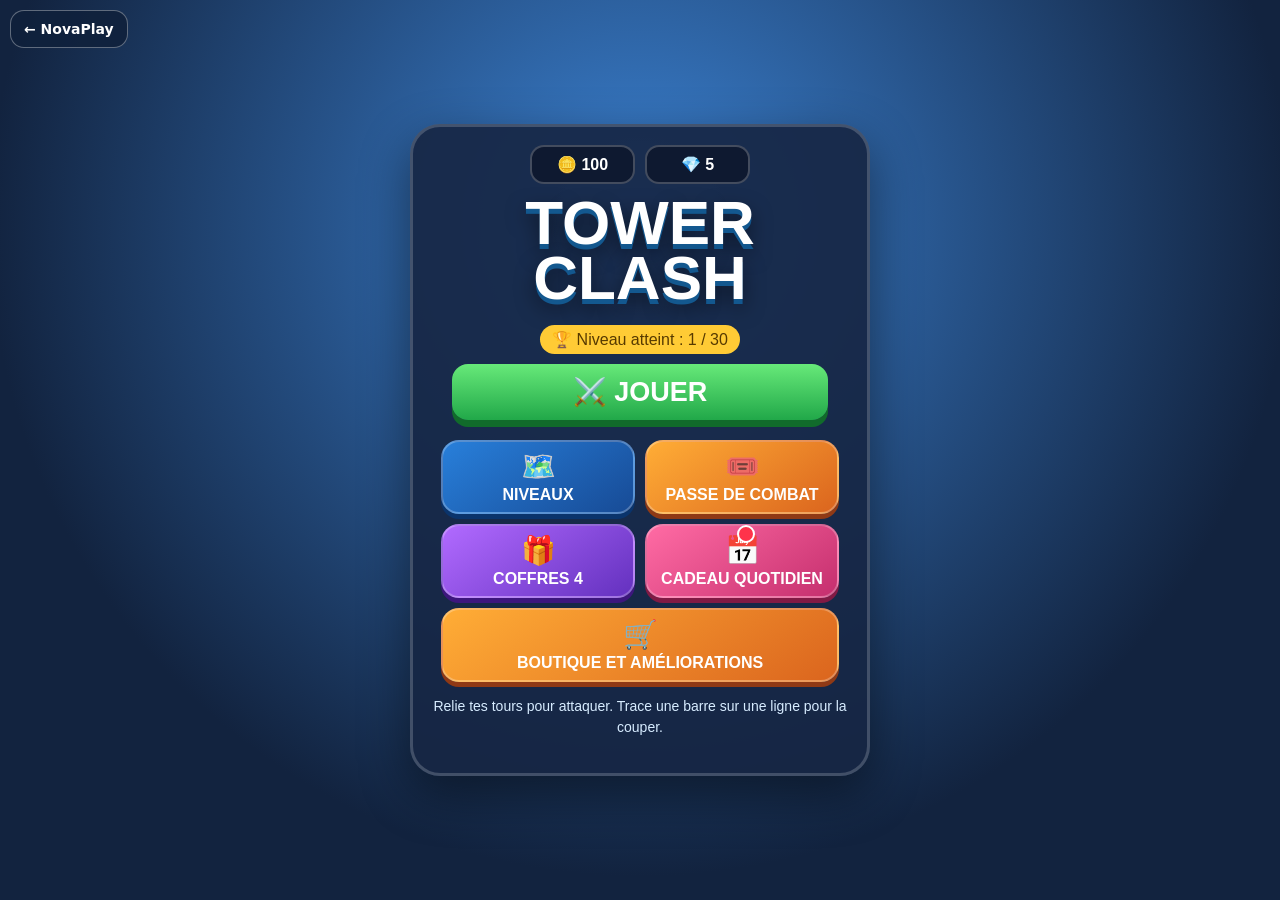
<file: Jeux/Tower-Clash/index.html>
<!DOCTYPE html>
<html lang="fr">
<head>
<meta charset="UTF-8"><meta name="viewport" content="width=device-width,initial-scale=1,maximum-scale=1,user-scalable=no">
<title>Tower Clash</title>
<style>
*{box-sizing:border-box}html,body{margin:0;width:100%;height:100%;overflow:hidden;font-family:Arial,sans-serif;background:#10213b;color:white}canvas{display:block;width:100%;height:100%;touch-action:none}
#ui{position:fixed;inset:0;pointer-events:none}.top{display:flex;justify-content:space-between;padding:14px}.pill{background:#17233ddd;border:2px solid #ffffff35;border-radius:18px;padding:8px 14px;font-weight:900;box-shadow:0 4px 12px #0005}.btn{pointer-events:auto;border:0;border-radius:16px;padding:12px 20px;color:#fff;font-size:17px;font-weight:900;background:linear-gradient(#55c6ff,#177ad0);box-shadow:0 6px 0 #075394;cursor:pointer}.btn:active{transform:translateY(4px);box-shadow:0 2px 0 #075394}.screen{position:fixed;inset:0;display:flex;align-items:center;justify-content:center;pointer-events:auto;background:radial-gradient(circle at 50% 25%,#3b82d3,#12233f 70%)}.card{text-align:center;width:min(92%,460px);padding:30px;border-radius:30px;background:#172644e8;border:3px solid #ffffff30;box-shadow:0 18px 50px #0007}.logo{font-size:clamp(44px,12vw,76px);margin:0;color:#fff;text-shadow:0 5px 0 #13588f,0 9px 20px #0008}.sub{color:#bde7ff;font-weight:bold;margin:10px 0 28px}.big{width:85%;font-size:24px;margin:8px}.levels{display:grid;grid-template-columns:repeat(3,1fr);gap:12px;margin-top:20px}.level{aspect-ratio:1;border-radius:18px;border:2px solid #fff5;background:#2788d8;color:white;font-size:23px;font-weight:900;box-shadow:0 5px 0 #0b538f}.level.lock{filter:grayscale(1);opacity:.45}.help{font-size:14px;color:#d7ecff;line-height:1.45}.hidden{display:none!important}#message{position:fixed;left:50%;top:80px;transform:translateX(-50%);font-size:19px;font-weight:900;text-shadow:0 2px 4px #000;white-space:nowrap}.badge{display:inline-block;background:#ffcb35;color:#573a00;padding:5px 12px;border-radius:20px;margin-top:8px}
#select .card{max-height:92vh;overflow-y:auto;padding:22px}#select h2{margin:4px 0}.levels{grid-template-columns:repeat(4,1fr);gap:10px}.level{border-radius:15px;font-size:20px}
.hub{padding:18px 18px 22px;max-height:96vh;overflow-y:auto;touch-action:pan-y}.wallet{display:flex;justify-content:center;gap:10px;margin-bottom:8px}.money{background:#0e1930;border:2px solid #ffffff38;border-radius:14px;padding:8px 12px;font-weight:900;min-width:105px}.hub .logo{font-size:clamp(36px,10vw,62px);line-height:.88;margin:12px}.playHero{width:90%;font-size:27px;background:linear-gradient(#67e979,#21a849);box-shadow:0 7px 0 #116b2b;margin:10px}.menuGrid{display:grid;grid-template-columns:1fr 1fr;gap:10px;margin:10px}.menuTile{pointer-events:auto;border:2px solid #ffffff40;border-radius:18px;color:#fff;font-weight:900;font-size:16px;min-height:74px;background:linear-gradient(145deg,#287fda,#174b96);box-shadow:0 5px 0 #0a346c}.menuTile span{display:block;font-size:28px;margin-bottom:3px}.menuTile.orange{background:linear-gradient(145deg,#ffad36,#db651e);box-shadow:0 5px 0 #8f3915}.menuTile.purple{background:linear-gradient(145deg,#b16aff,#6431bf);box-shadow:0 5px 0 #3d167d}.menuTile.pink{background:linear-gradient(145deg,#ff6ba4,#c52f6e);box-shadow:0 5px 0 #811a44}.notice{position:absolute;margin:-9px 0 0 -5px;background:#ff334b;border-radius:50%;width:18px;height:18px;border:2px solid white}.panelCard{max-height:92vh;overflow-y:auto;touch-action:pan-y;padding:20px}.panelTitle{font-size:30px;margin:5px}.panelSub{color:#bde7ff;margin:5px 0 15px}.passProgress{height:22px;background:#0c1830;border-radius:20px;overflow:hidden;border:2px solid #fff4}.passFill{height:100%;background:linear-gradient(90deg,#ffd735,#ff8b22)}.passList{display:grid;gap:10px;margin:15px 0}.tier{display:grid;grid-template-columns:48px 1fr 90px;align-items:center;gap:8px;background:#0d1a31aa;border:2px solid #ffffff25;border-radius:15px;padding:9px;text-align:left}.tier.done{border-color:#ffd63b}.tier.locked{opacity:.55}.tierNum{font-size:21px;font-weight:900;color:#ffd83d}.claim{border:0;border-radius:11px;background:#38c766;color:white;padding:9px 5px;font-weight:900}.claim:disabled{background:#536277}.chestBox{font-size:100px;margin:20px;filter:drop-shadow(0 10px 8px #0006);transition:.25s}.chestBox.opening{transform:scale(1.25) rotate(-8deg);filter:drop-shadow(0 0 25px #ffe36b)}.rewardPop{min-height:42px;font-size:21px;font-weight:900;color:#ffe36b}.dailyGrid{display:grid;grid-template-columns:repeat(2,1fr);gap:10px;margin:15px 0}.day{border-radius:15px;padding:12px 5px;background:#18294a;border:2px solid #ffffff29}.day.today{border-color:#ffe23f;background:#35461d}.day.done{opacity:.45}.dayIcon{font-size:30px}.smallBack{margin-top:8px}.winRewards{display:flex;justify-content:center;gap:8px;margin:12px}.winReward{background:#10203c;border-radius:12px;padding:8px 12px;font-weight:900}.shopList{display:grid;gap:11px;margin:15px 0}.shopItem{display:grid;grid-template-columns:50px 1fr 100px;align-items:center;gap:8px;text-align:left;background:#101e38;border:2px solid #ffffff25;border-radius:16px;padding:11px}.shopIcon{font-size:32px;text-align:center}.shopInfo b{display:block}.shopInfo small{color:#bde7ff}.buy{border:0;border-radius:12px;background:linear-gradient(#ffd84f,#ef9d18);color:#503000;padding:10px 5px;font-weight:900}.buy:disabled{filter:grayscale(1);opacity:.55}.shopLevel{color:#ffe056;font-size:13px}
</style>
<style>
#novaplayBackButton{position:fixed;left:10px;top:10px;z-index:100000;padding:10px 13px;border:1px solid #ffffff55;border-radius:14px;color:#fff;background:#10213bdd;text-decoration:none;font:800 14px system-ui}
</style></head>
<body><a id="novaplayBackButton" href="../../index.html">← NovaPlay</a><canvas id="game"></canvas><div id="ui"><div class="top"><button id="home" class="btn hidden">⌂</button><div id="status" class="pill hidden">Niveau 1</div><button id="restart" class="btn hidden">↻</button></div><div id="message"></div></div>
<div id="menu" class="screen"><div class="card hub"><div class="wallet"><div class="money">🪙 <span id="coins">0</span></div><div class="money">💎 <span id="gems">0</span></div></div><h1 class="logo">TOWER<br>CLASH</h1><div class="badge" id="record">🏆 Niveau atteint : 1</div><button class="btn playHero" id="play">⚔️ JOUER</button><div class="menuGrid"><button class="menuTile" id="choose"><span>🗺️</span>NIVEAUX</button><button class="menuTile orange" id="passBtn"><span>🎟️</span>PASSE DE COMBAT</button><button class="menuTile purple" id="chestBtn"><span>🎁</span>COFFRES <b id="chestCount">0</b></button><button class="menuTile pink" id="dailyBtn"><i id="dailyDot" class="notice hidden"></i><span>📅</span>CADEAU QUOTIDIEN</button><button class="menuTile orange" id="shopBtn" style="grid-column:1/-1"><span>🛒</span>BOUTIQUE ET AMÉLIORATIONS</button></div><p class="help">Relie tes tours pour attaquer. Trace une barre sur une ligne pour la couper.</p></div></div>
<div id="select" class="screen hidden"><div class="card"><h2>Choisis un niveau</h2><div class="levels" id="levels"></div><br><button class="btn" id="back">RETOUR</button></div></div>
<div id="result" class="screen hidden"><div class="card"><h1 id="resultTitle">VICTOIRE !</h1><p id="resultText"></p><div class="winRewards" id="winRewards"></div><button id="next" class="btn big">NIVEAU SUIVANT</button><button id="retry" class="btn big">REJOUER</button><button id="resultMenu" class="btn big">MENU</button></div></div>
<div id="passScreen" class="screen hidden"><div class="card panelCard"><h1 class="panelTitle">🎟️ PASSE DE COMBAT</h1><p class="panelSub">Gagne des niveaux pour débloquer des récompenses !</p><div class="passProgress"><div class="passFill" id="passFill"></div></div><b id="passXp">0 XP</b><div class="passList" id="passList"></div><button class="btn smallBack panelBack">RETOUR</button></div></div>
<div id="chestScreen" class="screen hidden"><div class="card panelCard"><h1 class="panelTitle">🎁 COFFRES</h1><p class="panelSub">Gagne un coffre tous les 3 combats remportés.</p><div class="chestBox" id="chestVisual">🧰</div><h2>Tu possèdes <span id="ownedChests">0</span> coffre(s)</h2><div class="rewardPop" id="chestReward"></div><button class="btn big" id="openChest">OUVRIR</button><button class="btn big panelBack">RETOUR</button></div></div>
<div id="dailyScreen" class="screen hidden"><div class="card panelCard"><h1 class="panelTitle">📅 RÉCOMPENSES</h1><p class="panelSub">Reviens chaque jour pour récupérer un cadeau plus gros.</p><div class="dailyGrid" id="dailyGrid"></div><button class="btn big" id="claimDaily">RÉCUPÉRER</button><button class="btn big panelBack">RETOUR</button></div></div>
<div id="shopScreen" class="screen hidden"><div class="card panelCard"><h1 class="panelTitle">🛒 BOUTIQUE</h1><p class="panelSub">Dépense tes pièces pour devenir plus puissant !</p><div class="money">🪙 <span id="shopCoins">0</span></div><div class="rewardPop" id="shopNotice"></div><div class="shopList" id="shopList"></div><button class="btn big" id="goChests">OUVRIR MES COFFRES</button><button class="btn big panelBack">RETOUR</button></div></div>
<script>
const canvas=document.querySelector('#game'),ctx=canvas.getContext('2d');let W,H,dpr=1;
const C={blue:'#278df0',red:'#f34b50',gray:'#9ba7b5',ground:'#76cb50'};
let towers=[],units=[],links=[],level=0,running=false,drag=null,cut=null,last=0,aiClock=0,won=false;
const layouts=[
 [{x:.18,y:.5,o:'blue',n:28},{x:.5,y:.5,o:'gray',n:5},{x:.82,y:.5,o:'red',n:9}],
 [{x:.18,y:.3,o:'blue',n:24},{x:.18,y:.72,o:'blue',n:20},{x:.5,y:.5,o:'gray',n:10},{x:.82,y:.3,o:'red',n:9},{x:.82,y:.72,o:'red',n:9}],
 [{x:.12,y:.5,o:'blue',n:35},{x:.37,y:.27,o:'gray',n:7},{x:.37,y:.73,o:'gray',n:7},{x:.65,y:.5,o:'gray',n:15},{x:.88,y:.5,o:'red',n:15}],
 [{x:.15,y:.25,o:'blue',n:28},{x:.15,y:.75,o:'blue',n:28},{x:.42,y:.5,o:'gray',n:13},{x:.68,y:.25,o:'red',n:10},{x:.68,y:.75,o:'red',n:10},{x:.88,y:.5,o:'red',n:8}],
 [{x:.1,y:.5,o:'blue',n:42},{x:.32,y:.2,o:'gray',n:10},{x:.32,y:.8,o:'gray',n:10},{x:.55,y:.5,o:'gray',n:20},{x:.78,y:.2,o:'red',n:12},{x:.78,y:.8,o:'red',n:12},{x:.92,y:.5,o:'red',n:16}],
 [{x:.1,y:.28,o:'blue',n:38},{x:.1,y:.72,o:'blue',n:38},{x:.35,y:.5,o:'gray',n:22},{x:.58,y:.22,o:'red',n:14},{x:.58,y:.78,o:'red',n:14},{x:.84,y:.35,o:'red',n:16},{x:.84,y:.65,o:'red',n:16}]
];
const extraPatterns=[
 [{x:.12,y:.5,o:'blue'},{x:.36,y:.25,o:'gray'},{x:.36,y:.75,o:'gray'},{x:.62,y:.5,o:'gray'},{x:.88,y:.5,o:'red'}],
 [{x:.12,y:.28,o:'blue'},{x:.12,y:.72,o:'blue'},{x:.4,y:.5,o:'gray'},{x:.68,y:.28,o:'gray'},{x:.68,y:.72,o:'gray'},{x:.9,y:.5,o:'red'}],
 [{x:.1,y:.5,o:'blue'},{x:.32,y:.2,o:'gray'},{x:.32,y:.8,o:'gray'},{x:.56,y:.35,o:'gray'},{x:.56,y:.65,o:'gray'},{x:.84,y:.25,o:'red'},{x:.84,y:.75,o:'red'}],
 [{x:.12,y:.25,o:'blue'},{x:.12,y:.75,o:'blue'},{x:.38,y:.25,o:'gray'},{x:.38,y:.75,o:'gray'},{x:.63,y:.5,o:'gray'},{x:.88,y:.25,o:'red'},{x:.88,y:.75,o:'red'}],
 [{x:.1,y:.5,o:'blue'},{x:.3,y:.28,o:'gray'},{x:.3,y:.72,o:'gray'},{x:.52,y:.5,o:'gray'},{x:.72,y:.28,o:'red'},{x:.72,y:.72,o:'red'},{x:.92,y:.5,o:'red'}],
 [{x:.1,y:.3,o:'blue'},{x:.1,y:.7,o:'blue'},{x:.32,y:.5,o:'gray'},{x:.55,y:.2,o:'gray'},{x:.55,y:.8,o:'gray'},{x:.78,y:.5,o:'red'},{x:.92,y:.3,o:'red'},{x:.92,y:.7,o:'red'}]
];
for(let i=6;i<30;i++){
 const difficulty=Math.floor((i-6)/6),pattern=extraPatterns[(i-6)%extraPatterns.length];
 layouts.push(pattern.map(t=>({...t,n:t.o==='blue'?34+difficulty*3:t.o==='red'?10+difficulty*2:7+difficulty*2})));
}
function resize(){dpr=Math.min(devicePixelRatio||1,2);W=innerWidth;H=innerHeight;canvas.width=W*dpr;canvas.height=H*dpr;ctx.setTransform(dpr,0,0,dpr,0,0)}addEventListener('resize',resize);resize();
const $=s=>document.querySelector(s),show=(s,v=true)=>$(s).classList.toggle('hidden',!v);
function loadMeta(){try{return Object.assign({coins:100,gems:5,chests:1,wins:0,passXp:0,claimed:[],dailyStreak:0,lastDaily:'',reinforce:0,production:0,speed:0,chestPurchaseFix:false},JSON.parse(localStorage.towerClashMeta||'{}'))}catch(e){return{coins:100,gems:5,chests:1,wins:0,passXp:0,claimed:[],dailyStreak:0,lastDaily:'',reinforce:0,production:0,speed:0,chestPurchaseFix:false}}}
let meta=loadMeta();meta.coins=Math.max(0,Number(meta.coins)||0);meta.chests=Math.max(0,Number(meta.chests)||0);if(!meta.chestPurchaseFix){meta.chests+=3;meta.chestPurchaseFix=true;localStorage.towerClashMeta=JSON.stringify(meta)}
function saveMeta(){localStorage.towerClashMeta=JSON.stringify(meta);refreshHub()}
function today(){return new Date().toISOString().slice(0,10)}
function yesterday(){let d=new Date();d.setDate(d.getDate()-1);return d.toISOString().slice(0,10)}
function refreshHub(){$('#coins').textContent=meta.coins;$('#gems').textContent=meta.gems;$('#chestCount').textContent=meta.chests;show('#dailyDot',meta.lastDaily!==today())}
const passRewards=[['🪙',50,'coins'],['🎁',1,'chests'],['💎',5,'gems'],['🪙',100,'coins'],['🎁',2,'chests'],['💎',10,'gems'],['🪙',180,'coins'],['🎁',3,'chests'],['💎',20,'gems'],['👑',350,'coins']];
function renderPass(){let max=passRewards.length*50;$('#passFill').style.width=Math.min(100,meta.passXp/max*100)+'%';$('#passXp').textContent=meta.passXp+' / '+max+' XP';$('#passList').innerHTML='';passRewards.forEach((r,i)=>{let need=(i+1)*50,claimed=meta.claimed.includes(i),ready=meta.passXp>=need,row=document.createElement('div');row.className='tier '+(claimed?'done':ready?'':'locked');row.innerHTML=`<div class="tierNum">${i+1}</div><div>${r[0]} <b>${r[1]}</b><br><small>${need} XP requis</small></div><button class="claim" ${!ready||claimed?'disabled':''}>${claimed?'✓ PRIS':ready?'PRENDRE':'🔒'}</button>`;row.querySelector('button').onclick=()=>claimPass(i);$('#passList').appendChild(row)})}
function claimPass(i){if(meta.passXp<(i+1)*50||meta.claimed.includes(i))return;let r=passRewards[i];meta[r[2]]+=r[1];meta.claimed.push(i);saveMeta();renderPass()}
const dailyRewards=[['🪙','50 pièces','coins',50],['🪙','80 pièces','coins',80],['💎','5 gemmes','gems',5],['🎁','1 coffre','chests',1],['🪙','150 pièces','coins',150],['💎','10 gemmes','gems',10],['🎁','3 coffres','chests',3]];
function renderDaily(){let can=meta.lastDaily!==today(),idx=meta.dailyStreak%7;$('#dailyGrid').innerHTML='';dailyRewards.forEach((r,i)=>{let d=document.createElement('div');d.className='day '+(i<idx?'done':i===idx&&can?'today':'');d.innerHTML=`<b>JOUR ${i+1}</b><div class="dayIcon">${r[0]}</div><small>${r[1]}</small>`;$('#dailyGrid').appendChild(d)});$('#claimDaily').disabled=!can;$('#claimDaily').textContent=can?'RÉCUPÉRER':'REVIENS DEMAIN'}
function claimDaily(){if(meta.lastDaily===today())return;if(meta.lastDaily!==yesterday())meta.dailyStreak=0;let r=dailyRewards[meta.dailyStreak%7];meta[r[2]]+=r[3];meta.dailyStreak++;meta.lastDaily=today();saveMeta();renderDaily()}
function openPanel(id){show('#menu',false);show(id);if(id==='#passScreen')renderPass();if(id==='#chestScreen')renderChests();if(id==='#dailyScreen')renderDaily();if(id==='#shopScreen')renderShop()}
function renderChests(){$('#ownedChests').textContent=meta.chests;$('#openChest').disabled=meta.chests<1;$('#openChest').textContent=meta.chests?'OUVRIR':'AUCUN COFFRE'}
function openChest(){if(meta.chests<1)return;meta.chests--;let rare=Math.random()<.22;if(rare){let g=5+Math.floor(Math.random()*11);meta.gems+=g;$('#chestReward').textContent='✨ '+g+' GEMMES !'}else{let c=40+Math.floor(Math.random()*111);meta.coins+=c;$('#chestReward').textContent='🪙 '+c+' PIÈCES !'}$('#chestVisual').classList.add('opening');setTimeout(()=>$('#chestVisual').classList.remove('opening'),450);saveMeta();renderChests()}
const upgrades=[
 {key:'reinforce',icon:'🛡️',name:'Renfort de départ',desc:'+5 soldats bleus au début',cost:[150,250,400,650,900]},
 {key:'production',icon:'⚙️',name:'Production rapide',desc:'+10 % de production',cost:[200,350,550,800,1100]},
 {key:'speed',icon:'💨',name:'Soldats rapides',desc:'+8 % de vitesse',cost:[180,320,500,750,1000]}
];
function renderShop(){$('#shopCoins').textContent=meta.coins;let box=$('#shopList');box.innerHTML='';upgrades.forEach(u=>{let lv=meta[u.key],max=lv>=5,cost=max?0:u.cost[lv],row=document.createElement('div');row.className='shopItem';row.innerHTML=`<div class="shopIcon">${u.icon}</div><div class="shopInfo"><b>${u.name}</b><small>${u.desc}</small><div class="shopLevel">NIVEAU ${lv} / 5</div></div><button class="buy" ${max||meta.coins<cost?'disabled':''}>${max?'MAX':'🪙 '+cost}</button>`;row.querySelector('button').onclick=()=>buyUpgrade(u.key);box.appendChild(row)});let chest=document.createElement('div');chest.className='shopItem';chest.innerHTML=`<div class="shopIcon">🎁</div><div class="shopInfo"><b>Acheter un coffre</b><small>Inventaire : ${meta.chests} coffre(s)</small></div><button class="buy" ${meta.coins<120?'disabled':''}>+1<br>🪙 120</button>`;chest.querySelector('button').onclick=buyShopChest;box.appendChild(chest)}
function buyUpgrade(key){let u=upgrades.find(x=>x.key===key),lv=meta[key];if(!u||lv>=5)return;let cost=u.cost[lv];if(meta.coins<cost)return;meta.coins-=cost;meta[key]++;saveMeta();renderShop()}
function buyShopChest(){meta.coins=Math.max(0,Number(meta.coins)||0);meta.chests=Math.max(0,Number(meta.chests)||0);if(meta.coins<120){$('#shopNotice').textContent='Pas assez de pièces';return}meta.coins-=120;meta.chests+=1;saveMeta();$('#shopNotice').textContent='✅ COFFRE ACHETÉ ! Inventaire : '+meta.chests;renderShop()}
function victoryReward(){let coins=25+level*2,xp=35;meta.coins+=coins;meta.passXp+=xp;meta.wins++;let chest=meta.wins%3===0;if(chest)meta.chests++;saveMeta();$('#winRewards').innerHTML=`<div class="winReward">🪙 +${coins}</div><div class="winReward">🎟️ +${xp} XP</div>${chest?'<div class="winReward">🎁 +1</div>':''}`}
function unlocked(){return +(localStorage.towerClashUnlocked||1)}
function buildLevels(){let box=$('#levels');box.innerHTML='';layouts.forEach((_,i)=>{let b=document.createElement('button');b.className='level'+(i>=unlocked()?' lock':'');b.textContent=i>=unlocked()?'🔒':i+1;b.onclick=()=>{if(i<unlocked())start(i)};box.appendChild(b)});$('#record').textContent='🏆 Niveau atteint : '+Math.min(unlocked(),layouts.length)+' / '+layouts.length}
function start(i){level=i;won=false;units=[];links=[];drag=null;cut=null;aiClock=0;towers=layouts[i].map((t,id)=>({...t,id,n:t.n+(t.o==='blue'?meta.reinforce*5:0),cap:75,flash:0}));show('#menu',false);show('#select',false);show('#result',false);show('#home');show('#restart');show('#status');$('#status').textContent='Niveau '+(i+1);running=true;last=performance.now()}
function pos(t){let landscape=W>H;let pad=landscape?90:55;return{x:pad+t.x*(W-pad*2),y:(landscape?40:100)+t.y*(H-(landscape?80:190))}}
function ownerColor(o){return C[o]}
function send(a,b,ratio=.5){if(a===b||a.n<2)return;let count=Math.max(1,Math.floor(a.n*ratio));a.n-=count;let pa=pos(a),pb=pos(b);for(let i=0;i<count;i++)units.push({from:a,to:b,owner:a.o,p:0,delay:i*.035,x:pa.x,y:pa.y,curve:(Math.random()-.5)*18})}
function towerLevel(t){return t.n>=50?3:t.n>=25?2:1}
function connect(a,b){if(a===b)return;let old=links.find(l=>l.from===a&&l.to===b);if(old){links=links.filter(l=>l!==old);return}let used=links.filter(l=>l.from===a&&l.owner===a.o).length,max=towerLevel(a);if(used>=max){$('#message').textContent=`Tour niveau ${max} : ${max} ligne${max>1?'s':''} maximum`;setTimeout(()=>$('#message').textContent='',1500);return}links.push({from:a,to:b,owner:a.o,timer:0})}
function arrive(u){let t=u.to;if(t.o===u.owner)t.n++;else{t.n--;t.flash=.18;if(t.n<=0){t.o=u.owner;t.n=1;t.flash=.4}}}
function aiMove(){let reds=towers.filter(t=>t.o==='red'&&t.n>6),targets=towers.filter(t=>t.o!=='red');if(!reds.length||!targets.length)return;let from=reds.sort((a,b)=>b.n-a.n)[0];if(links.some(l=>l.from===from&&l.owner==='red'))return;let fp=pos(from);targets.sort((a,b)=>{let pa=pos(a),pb=pos(b);return (Math.hypot(fp.x-pa.x,fp.y-pa.y)+a.n*7)-(Math.hypot(fp.x-pb.x,fp.y-pb.y)+b.n*7)});connect(from,targets[0])}
function update(dt){towers.forEach(t=>{if(t.o!=='gray')t.n=Math.min(t.cap,t.n+dt*(t.o==='red'?.55:1.15*(1+meta.production*.1)));t.flash=Math.max(0,t.flash-dt)});links=links.filter(l=>l.from.o===l.owner);links.forEach(l=>{l.timer-=dt;if(l.timer<=0&&l.from.n>=2){l.from.n--;let p=pos(l.from);units.push({from:l.from,to:l.to,owner:l.owner,p:0,delay:0,x:p.x,y:p.y,curve:0});l.timer=l.owner==='red'?.38:.25}});units.forEach(u=>{u.delay-=dt;if(u.delay<=0){u.p+=dt*.62*(u.owner==='blue'?1+meta.speed*.08:1);let a=pos(u.from),b=pos(u.to),p=Math.min(1,u.p);u.x=a.x+(b.x-a.x)*p+Math.sin(p*Math.PI)*u.curve;u.y=a.y+(b.y-a.y)*p;if(u.p>=1)arrive(u)}});units=units.filter(u=>u.p<1);aiClock-=dt;if(aiClock<=0){aiMove();aiClock=Math.max(2.8,4.5-level*.12)+Math.random()*1.5}let hasRed=towers.some(t=>t.o==='red')||units.some(u=>u.owner==='red'),hasBlue=towers.some(t=>t.o==='blue')||units.some(u=>u.owner==='blue');if(!hasRed)finish(true);else if(!hasBlue)finish(false)}
function finish(v){if(won)return;won=true;running=false;if(v)victoryReward();else $('#winRewards').innerHTML='';setTimeout(()=>{show('#result');show('#home',false);show('#restart',false);show('#status',false);$('#resultTitle').textContent=v?'VICTOIRE ! 🎉':'DÉFAITE';$('#resultTitle').style.color=v?'#55e984':'#ff6870';$('#resultText').textContent=v?'Toutes les tours sont à toi !':'L’armée rouge a gagné cette fois.';show('#next',v&&level<layouts.length-1);if(v){let u=Math.max(unlocked(),Math.min(layouts.length,level+2));localStorage.towerClashUnlocked=u;buildLevels()}},500)}
function towerDraw(t){let p=pos(t),s=Math.max(30,Math.min(W,H)*.065),col=ownerColor(t.o),lv=towerLevel(t);ctx.save();ctx.translate(p.x,p.y);ctx.shadowColor='#0005';ctx.shadowBlur=10;ctx.shadowOffsetY=7;ctx.fillStyle='#514739';ctx.beginPath();ctx.ellipse(0,s*.74,s*.8,s*.28,0,0,Math.PI*2);ctx.fill();ctx.shadowColor='transparent';ctx.fillStyle=t.flash?'#fff':col;ctx.strokeStyle='#26344a';ctx.lineWidth=4;ctx.beginPath();ctx.roundRect(-s*.55,-s*(.62+(lv-1)*.1),s*1.1,s*(1.25+(lv-1)*.1),8);ctx.fill();ctx.stroke();ctx.fillStyle=col;for(let i=-1;i<=1;i++){ctx.fillRect(i*s*.38-s*.15,-s*(.88+(lv-1)*.1),s*.3,s*.32);ctx.strokeRect(i*s*.38-s*.15,-s*(.88+(lv-1)*.1),s*.3,s*.32)}ctx.fillStyle='#16243b';ctx.fillRect(-s*.17,-s*.16,s*.34,s*.46);ctx.fillStyle='#fff';ctx.font=`900 ${s*.55}px Arial`;ctx.textAlign='center';ctx.textBaseline='middle';ctx.strokeStyle='#17304e';ctx.lineWidth=6;ctx.strokeText(Math.floor(t.n),0,-s*1.3);ctx.fillText(Math.floor(t.n),0,-s*1.3);ctx.font=`900 ${s*.24}px Arial`;ctx.strokeText('★'.repeat(lv),0,s*1.12);ctx.fillStyle='#ffd83d';ctx.fillText('★'.repeat(lv),0,s*1.12);ctx.restore()}
function drawUnit(u){if(u.delay>0)return;ctx.save();ctx.translate(u.x,u.y);ctx.fillStyle=ownerColor(u.owner);ctx.strokeStyle='#19324f';ctx.lineWidth=2;ctx.beginPath();ctx.arc(0,-6,5,0,7);ctx.fill();ctx.stroke();ctx.fillRect(-5,-1,10,9);ctx.strokeRect(-5,-1,10,9);ctx.restore()}
function draw(){let g=ctx.createLinearGradient(0,0,0,H);g.addColorStop(0,'#9ce9ff');g.addColorStop(.35,'#d8f5ff');g.addColorStop(.36,'#75d052');g.addColorStop(1,'#45a63e');ctx.fillStyle=g;ctx.fillRect(0,0,W,H);ctx.fillStyle='#ffffff35';for(let i=0;i<12;i++){let x=(i*173+40)%W,y=H*.38+(i%4)*H*.14;ctx.beginPath();ctx.ellipse(x,y,35,13,0,0,7);ctx.fill()}ctx.strokeStyle='#e6c57c';ctx.lineWidth=Math.max(13,Math.min(W,H)*.025);ctx.lineCap='round';for(let i=0;i<towers.length;i++)for(let j=i+1;j<towers.length;j++){let a=pos(towers[i]),b=pos(towers[j]);if(Math.hypot(a.x-b.x,a.y-b.y)<Math.min(W,H)*.52){ctx.globalAlpha=.38;ctx.beginPath();ctx.moveTo(a.x,a.y);ctx.lineTo(b.x,b.y);ctx.stroke()}}ctx.globalAlpha=1;links.forEach(l=>{let a=pos(l.from),b=pos(l.to);ctx.strokeStyle=ownerColor(l.owner);ctx.globalAlpha=.8;ctx.lineWidth=6;ctx.setLineDash([9,8]);ctx.beginPath();ctx.moveTo(a.x,a.y);ctx.lineTo(b.x,b.y);ctx.stroke();ctx.setLineDash([])});ctx.globalAlpha=1;units.forEach(drawUnit);towers.forEach(towerDraw);if(drag){let a=pos(drag.from);ctx.strokeStyle='#fff';ctx.lineWidth=7;ctx.setLineDash([12,10]);ctx.beginPath();ctx.moveTo(a.x,a.y);ctx.lineTo(drag.x,drag.y);ctx.stroke();ctx.setLineDash([])}if(cut){ctx.strokeStyle='#ffed70';ctx.lineWidth=8;ctx.beginPath();ctx.moveTo(cut.x1,cut.y1);ctx.lineTo(cut.x2,cut.y2);ctx.stroke()}}
function loop(now){let dt=Math.min(.04,(now-last)/1000||0);last=now;if(running)update(dt);draw();requestAnimationFrame(loop)}requestAnimationFrame(loop);
function hit(x,y){return towers.find(t=>{let p=pos(t);return Math.hypot(x-p.x,y-p.y)<Math.max(45,Math.min(W,H)*.09)})}
function pointer(e){let r=canvas.getBoundingClientRect();return{x:e.clientX-r.left,y:e.clientY-r.top}}
function segmentsCross(a,b,c,d){let ccw=(p,q,r)=>(r.y-p.y)*(q.x-p.x)>(q.y-p.y)*(r.x-p.x);return ccw(a,c,d)!==ccw(b,c,d)&&ccw(a,b,c)!==ccw(a,b,d)}
canvas.addEventListener('pointerdown',e=>{if(!running)return;let p=pointer(e),t=hit(p.x,p.y);if(t?.o==='blue')drag={from:t,x:p.x,y:p.y};else cut={x1:p.x,y1:p.y,x2:p.x,y2:p.y};canvas.setPointerCapture(e.pointerId)});canvas.addEventListener('pointermove',e=>{let p=pointer(e);if(drag){drag.x=p.x;drag.y=p.y}else if(cut){cut.x2=p.x;cut.y2=p.y}});canvas.addEventListener('pointerup',e=>{let p=pointer(e);if(drag){let t=hit(p.x,p.y);if(t)connect(drag.from,t);drag=null}else if(cut){cut.x2=p.x;cut.y2=p.y;let before=links.length;links=links.filter(l=>l.owner!=='blue'||!segmentsCross({x:cut.x1,y:cut.y1},{x:cut.x2,y:cut.y2},pos(l.from),pos(l.to)));if(links.length<before){$('#message').textContent='Ligne bleue coupée !';setTimeout(()=>$('#message').textContent='',900)}cut=null}});
function menu(){running=false;['#select','#result','#passScreen','#chestScreen','#dailyScreen','#shopScreen'].forEach(s=>show(s,false));show('#menu');show('#home',false);show('#restart',false);show('#status',false);buildLevels();refreshHub()}
$('#play').onclick=()=>start(Math.min(unlocked()-1,layouts.length-1));$('#choose').onclick=()=>{show('#menu',false);show('#select');buildLevels()};$('#passBtn').onclick=()=>openPanel('#passScreen');$('#chestBtn').onclick=()=>openPanel('#chestScreen');$('#dailyBtn').onclick=()=>openPanel('#dailyScreen');$('#shopBtn').onclick=()=>openPanel('#shopScreen');$('#goChests').onclick=()=>{show('#shopScreen',false);openPanel('#chestScreen')};$('#openChest').onclick=openChest;$('#claimDaily').onclick=claimDaily;document.querySelectorAll('.panelBack').forEach(b=>b.onclick=menu);$('#back').onclick=menu;$('#home').onclick=menu;$('#restart').onclick=()=>start(level);$('#retry').onclick=()=>start(level);$('#resultMenu').onclick=menu;$('#next').onclick=()=>start(Math.min(level+1,layouts.length-1));buildLevels();refreshHub();draw();
</script></body></html>
</file>
<file: style.css>
* {
  box-sizing: border-box;
}

:root {
  --bg: #07111f;
  --surface: rgba(19, 34, 54, 0.86);
  --surface-strong: #14243a;
  --text: #f7fbff;
  --muted: #9fb0c5;
  --accent: #7d5cff;
  --accent-2: #00d5ff;
  --success: #39d98a;
  --danger: #ff5d73;
  --border: rgba(255, 255, 255, 0.1);
  --shadow: 0 24px 70px rgba(0, 0, 0, 0.28);
}

body.light {
  --bg: #eef4fb;
  --surface: rgba(255, 255, 255, 0.9);
  --surface-strong: #ffffff;
  --text: #101828;
  --muted: #617086;
  --border: rgba(15, 23, 42, 0.09);
  --shadow: 0 20px 50px rgba(26, 52, 83, 0.12);
}

html {
  scroll-behavior: smooth;
}

body {
  margin: 0;
  min-height: 100vh;
  font-family: Inter, Arial, sans-serif;
  color: var(--text);
  background:
    radial-gradient(circle at 15% 10%, rgba(125, 92, 255, 0.23), transparent 30%),
    radial-gradient(circle at 85% 25%, rgba(0, 213, 255, 0.15), transparent 28%),
    var(--bg);
  transition: background 0.3s ease, color 0.3s ease;
}

button,
input {
  font: inherit;
}

button,
a {
  -webkit-tap-highlight-color: transparent;
}

a {
  color: inherit;
  text-decoration: none;
}

.app-shell {
  width: min(1180px, calc(100% - 32px));
  margin: 0 auto;
  padding-bottom: 110px;
}

.topbar {
  position: sticky;
  top: 0;
  z-index: 20;
  display: flex;
  align-items: center;
  justify-content: space-between;
  padding: 18px 0;
  backdrop-filter: blur(16px);
}

.brand {
  display: inline-flex;
  align-items: center;
  gap: 11px;
  font-size: 1.2rem;
  font-weight: 800;
}

.brand-icon {
  display: grid;
  place-items: center;
  width: 42px;
  height: 42px;
  border-radius: 14px;
  background: linear-gradient(135deg, var(--accent), var(--accent-2));
  box-shadow: 0 10px 30px rgba(125, 92, 255, 0.35);
}

.coin-box,
.small-badge,
.status,
.news-date {
  display: inline-flex;
  align-items: center;
  gap: 7px;
  border: 1px solid var(--border);
  background: var(--surface);
  border-radius: 999px;
  padding: 9px 13px;
  color: var(--muted);
  font-size: 0.82rem;
}

.coin-box strong {
  color: var(--text);
}

.section {
  padding: 78px 0 10px;
  scroll-margin-top: 74px;
}

.hero {
  min-height: 70vh;
  display: grid;
  grid-template-columns: 1.25fr 0.75fr;
  align-items: center;
  gap: 50px;
}

.eyebrow {
  margin: 0 0 10px;
  color: var(--accent-2);
  font-size: 0.78rem;
  letter-spacing: 0.18em;
  font-weight: 800;
}

h1,
h2,
h3,
p {
  margin-top: 0;
}

h1 {
  max-width: 780px;
  margin-bottom: 22px;
  font-size: clamp(3.2rem, 8vw, 6.8rem);
  line-height: 0.96;
  letter-spacing: -0.075em;
}

h1 span {
  background: linear-gradient(90deg, #a98dff, #4de2ff);
  -webkit-background-clip: text;
  color: transparent;
}

h2 {
  margin-bottom: 0;
  font-size: clamp(2rem, 5vw, 3.6rem);
  letter-spacing: -0.05em;
}

.hero-text {
  max-width: 620px;
  color: var(--muted);
  font-size: 1.08rem;
  line-height: 1.75;
}

.primary-button,
.play-button,
.username-row button,
.danger-button {
  border: none;
  border-radius: 14px;
  cursor: pointer;
  font-weight: 800;
  transition: transform 0.2s ease, opacity 0.2s ease;
}

.primary-button {
  display: inline-flex;
  margin-top: 10px;
  padding: 15px 21px;
  color: white;
  background: linear-gradient(135deg, var(--accent), #5f8dff);
  box-shadow: 0 12px 35px rgba(125, 92, 255, 0.3);
}

.primary-button:hover,
.play-button:hover,
.username-row button:hover,
.danger-button:hover {
  transform: translateY(-2px);
}

.hero-card {
  position: relative;
  display: grid;
  place-items: center;
  min-height: 390px;
  overflow: hidden;
  border: 1px solid var(--border);
  border-radius: 34px;
  background: linear-gradient(145deg, rgba(125, 92, 255, 0.18), rgba(0, 213, 255, 0.07)), var(--surface);
  box-shadow: var(--shadow);
  text-align: center;
}

.controller {
  position: relative;
  z-index: 2;
  font-size: 6rem;
  filter: drop-shadow(0 18px 28px rgba(0, 0, 0, 0.28));
}

.hero-card strong,
.hero-card span {
  position: relative;
  z-index: 2;
}

.hero-card strong {
  margin-top: -50px;
  font-size: 1.2rem;
}

.hero-card span {
  margin-top: -88px;
  color: var(--muted);
}

.orbit {
  position: absolute;
  border: 1px solid rgba(255, 255, 255, 0.16);
  border-radius: 50%;
}

.orbit-one {
  width: 280px;
  height: 280px;
  animation: spin 15s linear infinite;
}

.orbit-two {
  width: 180px;
  height: 180px;
  animation: spinReverse 10s linear infinite;
}

.orbit::after {
  content: "";
  position: absolute;
  width: 14px;
  height: 14px;
  top: -7px;
  left: 50%;
  border-radius: 50%;
  background: var(--accent-2);
  box-shadow: 0 0 25px var(--accent-2);
}

.section-heading {
  display: flex;
  align-items: end;
  justify-content: space-between;
  gap: 20px;
  margin-bottom: 28px;
}

.games-grid {
  display: grid;
  grid-template-columns: repeat(6, 1fr);
  gap: 24px;
}

.game-card {
  overflow: hidden;
  border: 1px solid var(--border);
  border-radius: 28px;
  background: var(--surface);
  box-shadow: var(--shadow);
  transition: transform 0.25s ease;
}

.game-card:hover {
  transform: translateY(-7px);
}

.game-art {
  display: grid;
  place-items: center;
  min-height: 240px;
}

.game-one .game-art {
  background: linear-gradient(135deg, #6146d8, #2a8fff);
}

.game-two .game-art {
  background: linear-gradient(135deg, #087f86, #25c486);
}


.game-three .game-art {
  background:
    radial-gradient(circle at 50% 35%, rgba(138,245,141,.42), transparent 30%),
    linear-gradient(135deg, #0c5f50, #12364f 55%, #071522);
}


.game-symbol {
  font-size: 5.6rem;
  filter: drop-shadow(0 17px 25px rgba(0, 0, 0, 0.25));
}

.game-info {
  padding: 25px;
}

.status {
  color: var(--success);
  padding: 6px 10px;
}

.game-info h3 {
  margin: 17px 0 10px;
  font-size: 2rem;
}

.game-info p {
  min-height: 50px;
  color: var(--muted);
  line-height: 1.6;
}

.play-button {
  width: 100%;
  margin-top: 10px;
  padding: 14px;
  color: white;
  background: linear-gradient(135deg, var(--accent), #4e80ff);
}

.profile-grid {
  display: grid;
  grid-template-columns: 2fr repeat(3, 1fr);
  gap: 18px;
}

.profile-card,
.stat-card,
.achievement,
.news-card,
.settings-card {
  border: 1px solid var(--border);
  background: var(--surface);
  box-shadow: var(--shadow);
}

.profile-card {
  display: flex;
  align-items: center;
  gap: 18px;
  border-radius: 24px;
  padding: 22px;
}

.avatar {
  display: grid;
  place-items: center;
  min-width: 72px;
  height: 72px;
  border-radius: 22px;
  background: linear-gradient(135deg, var(--accent), var(--accent-2));
  font-size: 1.25rem;
  font-weight: 800;
}

.profile-card label {
  display: block;
  margin-bottom: 8px;
  color: var(--muted);
  font-size: 0.82rem;
}

.username-row {
  display: flex;
  gap: 8px;
}

.username-row input {
  min-width: 0;
  border: 1px solid var(--border);
  border-radius: 12px;
  padding: 12px;
  color: var(--text);
  background: var(--surface-strong);
  outline: none;
}

.username-row button {
  padding: 0 14px;
  color: white;
  background: var(--accent);
}

.stat-card {
  display: flex;
  min-height: 150px;
  flex-direction: column;
  justify-content: space-between;
  border-radius: 24px;
  padding: 22px;
}

.stat-card span {
  color: var(--muted);
}

.stat-card strong {
  font-size: 2.7rem;
}

.achievements-grid {
  display: grid;
  gap: 14px;
}

.achievement {
  display: grid;
  grid-template-columns: auto 1fr auto;
  align-items: center;
  gap: 16px;
  border-radius: 20px;
  padding: 18px 20px;
  opacity: 0.62;
}

.achievement.unlocked {
  opacity: 1;
  border-color: rgba(57, 217, 138, 0.42);
}

.achievement-icon {
  font-size: 2.1rem;
}

.achievement h3 {
  margin-bottom: 5px;
}

.achievement p {
  margin-bottom: 0;
  color: var(--muted);
}

.news-card,
.settings-card {
  border-radius: 24px;
  padding: 25px;
}

.news-card h3 {
  margin: 18px 0 9px;
  font-size: 1.7rem;
}

.news-card p {
  margin-bottom: 0;
  color: var(--muted);
  line-height: 1.65;
}

.settings-card {
  display: grid;
  gap: 0;
}

.setting-line {
  display: flex;
  align-items: center;
  justify-content: space-between;
  gap: 20px;
  padding: 18px 0;
  border-bottom: 1px solid var(--border);
}

.setting-line span {
  display: grid;
  gap: 5px;
}

.setting-line small {
  color: var(--muted);
}

.setting-line input {
  width: 23px;
  height: 23px;
  accent-color: var(--accent);
}

.danger-button {
  justify-self: start;
  margin-top: 20px;
  padding: 13px 16px;
  color: white;
  background: var(--danger);
}

.bottom-nav {
  position: fixed;
  z-index: 30;
  left: 50%;
  bottom: 18px;
  display: flex;
  gap: 5px;
  width: min(680px, calc(100% - 26px));
  padding: 9px;
  transform: translateX(-50%);
  border: 1px solid var(--border);
  border-radius: 23px;
  background: rgba(12, 24, 40, 0.88);
  box-shadow: var(--shadow);
  backdrop-filter: blur(18px);
}

body.light .bottom-nav {
  background: rgba(255, 255, 255, 0.88);
}

.bottom-nav a {
  display: flex;
  flex: 1;
  align-items: center;
  justify-content: center;
  gap: 7px;
  min-height: 48px;
  border-radius: 15px;
  color: var(--muted);
  font-size: 0.84rem;
  font-weight: 700;
}

.bottom-nav a:hover {
  color: var(--text);
  background: var(--surface);
}

#toast {
  position: fixed;
  z-index: 50;
  top: 80px;
  left: 50%;
  max-width: calc(100% - 30px);
  padding: 12px 17px;
  transform: translate(-50%, -20px);
  border: 1px solid var(--border);
  border-radius: 14px;
  background: var(--surface-strong);
  box-shadow: var(--shadow);
  opacity: 0;
  pointer-events: none;
  transition: 0.25s ease;
}

#toast.show {
  transform: translate(-50%, 0);
  opacity: 1;
}

body.no-animations *,
body.no-animations *::before,
body.no-animations *::after {
  animation: none !important;
  transition: none !important;
  scroll-behavior: auto !important;
}

@keyframes spin {
  to { transform: rotate(360deg); }
}

@keyframes spinReverse {
  to { transform: rotate(-360deg); }
}

@media (max-width: 850px) {
  .hero,
  .games-grid {
    grid-template-columns: 1fr;
  }

  .hero {
    padding-top: 35px;
  }

  .hero-card {
    min-height: 320px;
  }

  .profile-grid {
    grid-template-columns: repeat(3, 1fr);
  }

  .profile-card {
    grid-column: 1 / -1;
  }
}

@media (max-width: 580px) {
  .app-shell {
    width: min(100% - 22px, 1180px);
  }

  .coin-box span:last-child {
    display: none;
  }

  .section {
    padding-top: 60px;
  }

  h1 {
    font-size: 3.2rem;
  }

  .hero {
    min-height: auto;
  }

  .hero-card {
    min-height: 280px;
  }

  .profile-grid {
    grid-template-columns: 1fr;
  }

  .profile-card {
    align-items: flex-start;
    flex-direction: column;
  }

  .username-row {
    flex-direction: column;
  }

  .username-row button {
    padding: 12px;
  }

  .bottom-nav a {
    flex-direction: column;
    gap: 2px;
    font-size: 0.66rem;
  }

  .bottom-nav a span {
    display: block;
  }
}


.hero-actions {
  display: flex;
  flex-wrap: wrap;
  gap: 12px;
  align-items: center;
}

.secondary-button {
  margin-top: 10px;
  padding: 15px 21px;
  border: 1px solid var(--border);
  border-radius: 14px;
  color: var(--text);
  background: var(--surface);
  cursor: pointer;
  font-weight: 800;
}

.game-meta {
  display: flex;
  justify-content: space-between;
  gap: 10px;
  margin: 14px 0 4px;
  color: var(--muted);
  font-size: .86rem;
}

.game-meta strong {
  color: var(--text);
}

.profile-grid {
  grid-template-columns: 2fr repeat(3, 1fr);
}

.small-stat {
  font-size: 1.35rem !important;
  line-height: 1.2;
}

.daily-card {
  display: grid;
  grid-template-columns: auto 1fr auto;
  align-items: center;
  gap: 22px;
  padding: 25px;
  border: 1px solid var(--border);
  border-radius: 24px;
  background: linear-gradient(135deg, rgba(125,92,255,.18), rgba(0,213,255,.08)), var(--surface);
  box-shadow: var(--shadow);
}

.daily-gift {
  font-size: 4rem;
}

.daily-card h3 {
  margin-bottom: 7px;
  font-size: 1.5rem;
}

.daily-card p {
  margin-bottom: 7px;
  color: var(--muted);
}

.daily-card small {
  color: var(--accent-2);
}

.daily-card button[disabled] {
  opacity: .5;
  cursor: not-allowed;
  transform: none;
}

.help-grid {
  display: grid;
  grid-template-columns: repeat(3, 1fr);
  gap: 18px;
}

.help-card {
  padding: 24px;
  border: 1px solid var(--border);
  border-radius: 22px;
  background: var(--surface);
  box-shadow: var(--shadow);
}

.help-card > span {
  font-size: 2.4rem;
}

.help-card h3 {
  margin: 15px 0 8px;
}

.help-card p {
  margin: 0;
  color: var(--muted);
  line-height: 1.6;
}

.bottom-nav {
  width: min(860px, calc(100% - 26px));
}

@media (max-width: 850px) {
  .profile-grid {
    grid-template-columns: repeat(2, 1fr);
  }

  .profile-card {
    grid-column: 1 / -1;
  }

  .help-grid {
    grid-template-columns: 1fr;
  }

  .daily-card {
    grid-template-columns: auto 1fr;
  }

  .daily-card button {
    grid-column: 1 / -1;
    width: 100%;
  }
}

@media (max-width: 580px) {
  .profile-grid {
    grid-template-columns: 1fr;
  }

  .game-meta {
    flex-direction: column;
  }

  .bottom-nav a:nth-child(4),
  .bottom-nav a:nth-child(6) {
    display: none;
  }
}

/* NovaPlay v10 */
.update-line {
  gap: 18px;
  flex-wrap: wrap;
}
.update-line small {
  display: block;
  margin-top: 4px;
}
@media (max-width: 620px) {
  .update-line .secondary-button {
    width: 100%;
  }
}


/* ===== NovaPlay v20 : ascenseurs latéraux sur l'accueil ===== */
.np-home-elevator {
  position: fixed;
  top: 50%;
  z-index: 10000;
  width: 40px;
  height: min(72vh, 430px);
  transform: translateY(-50%);
  display: flex;
  flex-direction: column;
  align-items: center;
  padding: 4px;
  border-radius: 18px;
  background: rgba(35, 14, 66, .88);
  border: 1px solid rgba(255,255,255,.28);
  box-shadow: 0 10px 28px rgba(0,0,0,.38);
  backdrop-filter: blur(7px);
  -webkit-backdrop-filter: blur(7px);
  user-select: none;
  touch-action: none;
}

.np-home-left {
  left: max(4px, env(safe-area-inset-left));
}

.np-home-right {
  right: max(4px, env(safe-area-inset-right));
}

.np-home-arrow {
  width: 31px;
  height: 35px;
  flex: 0 0 35px;
  border: 0;
  border-radius: 11px;
  background: linear-gradient(#a855f7, #6d28d9);
  color: #fff;
  font-size: 19px;
  font-weight: 900;
  cursor: pointer;
  box-shadow: 0 4px 12px rgba(0,0,0,.28);
}

.np-home-arrow:active {
  transform: scale(.92);
}

.np-home-track {
  position: relative;
  width: 12px;
  flex: 1;
  margin: 7px 0;
  border-radius: 999px;
  background: rgba(255,255,255,.15);
  box-shadow: inset 0 0 0 1px rgba(255,255,255,.12);
  cursor: pointer;
}

.np-home-thumb {
  position: absolute;
  left: 1px;
  top: 0;
  width: 10px;
  min-height: 38px;
  border-radius: 999px;
  background: linear-gradient(#f0abfc, #8b5cf6, #4f46e5);
  box-shadow: 0 2px 10px rgba(168,85,247,.65);
  cursor: grab;
}

.np-home-thumb.dragging {
  cursor: grabbing;
}

@media (max-width: 760px) {
  body {
    padding-left: 46px;
    padding-right: 46px;
  }

  .np-home-elevator {
    width: 36px;
    height: min(68vh, 390px);
  }

  .np-home-arrow {
    width: 28px;
  }
}

.game-four .game-art{background:radial-gradient(circle at 50% 35%,rgba(255,207,69,.34),transparent 30%),linear-gradient(135deg,#2a3473,#171c45 55%,#080b18)}
@media(max-width:1100px){.games-grid{grid-template-columns:repeat(2,1fr)}}
@media(max-width:700px){.games-grid{grid-template-columns:1fr}}

.game-five .game-art{background:radial-gradient(circle at 50% 35%,rgba(85,198,255,.38),transparent 30%),linear-gradient(135deg,#2788d8,#174b96 55%,#10213b)}
@media(max-width:1350px){.games-grid{grid-template-columns:repeat(3,1fr)}}
@media(max-width:950px){.games-grid{grid-template-columns:repeat(2,1fr)}}
@media(max-width:700px){.games-grid{grid-template-columns:1fr}}

.game-six .game-art{
  background:
    radial-gradient(circle at 50% 35%,rgba(255,214,74,.38),transparent 30%),
    linear-gradient(135deg,#4f91db,#24558e 55%,#12233b)
}
@media(max-width:1550px){.games-grid{grid-template-columns:repeat(3,1fr)}}
@media(max-width:950px){.games-grid{grid-template-columns:repeat(2,1fr)}}
@media(max-width:700px){.games-grid{grid-template-columns:1fr}}
</file>
